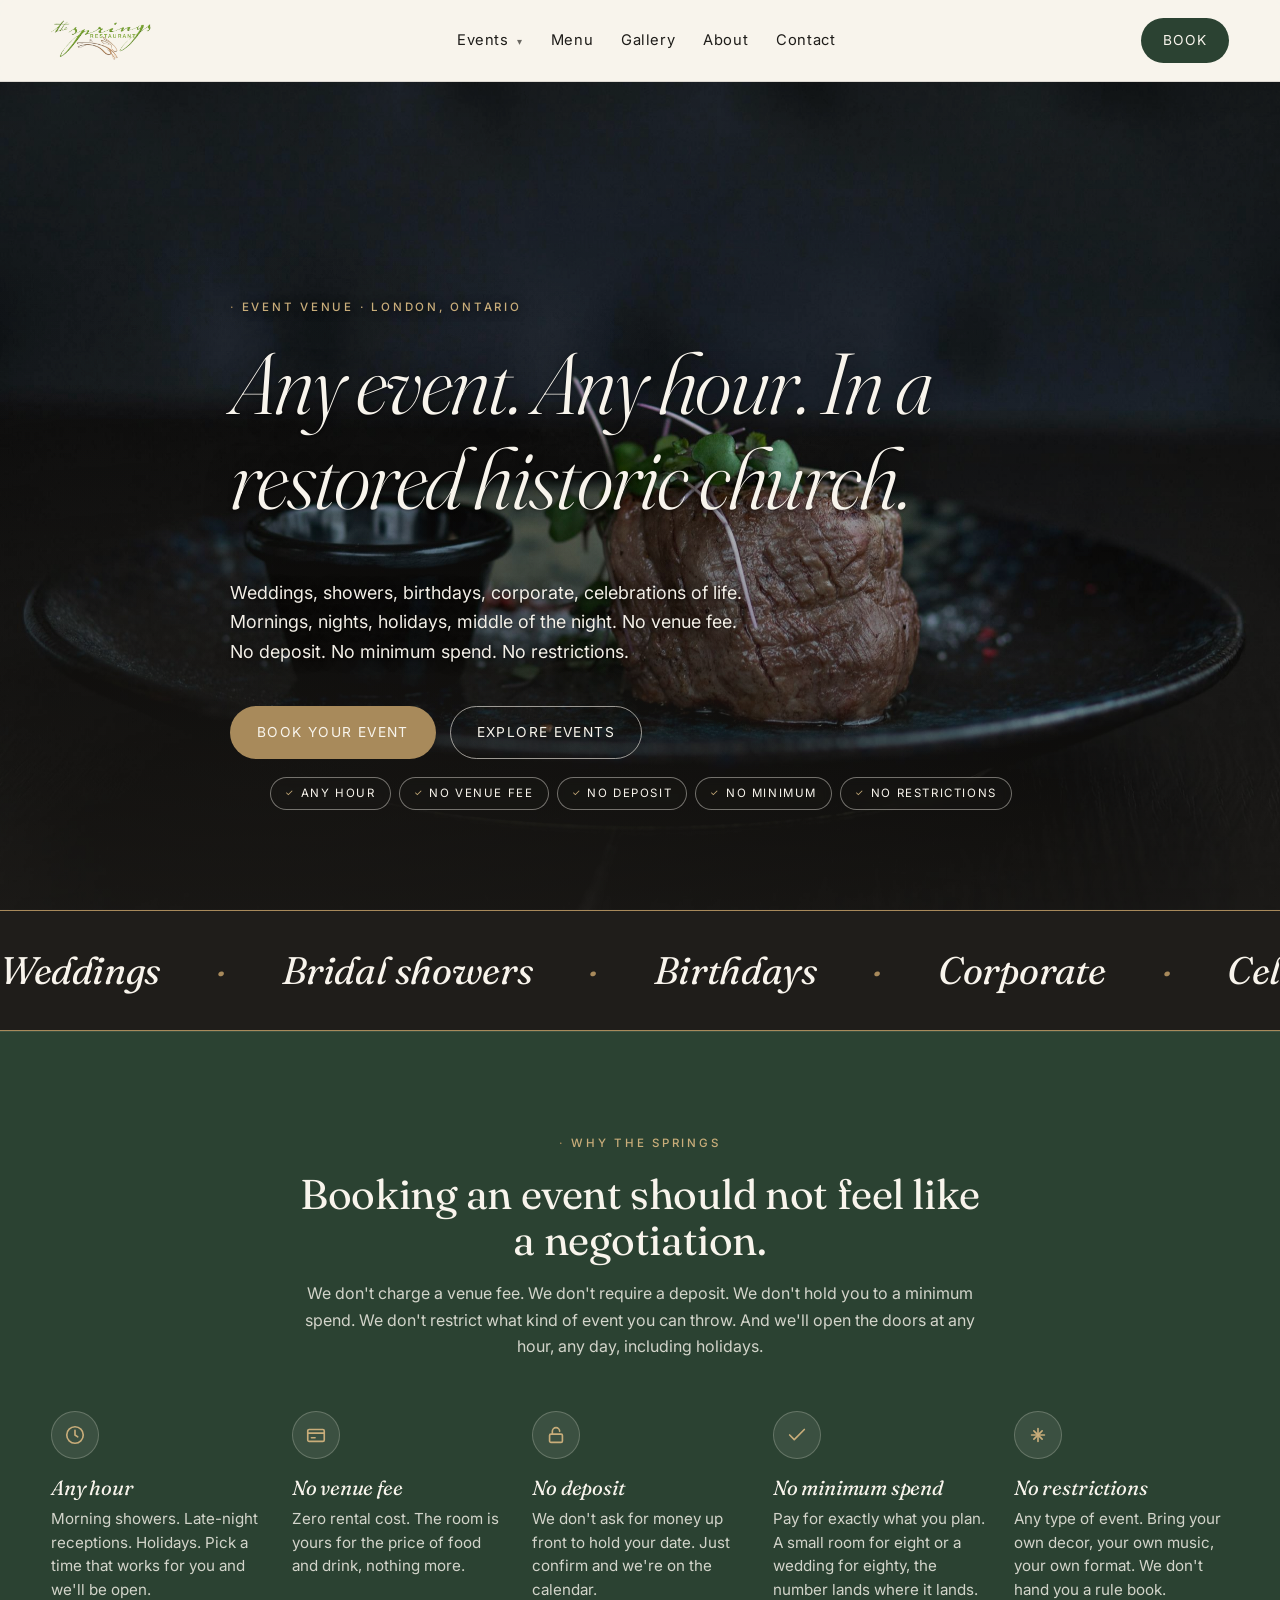
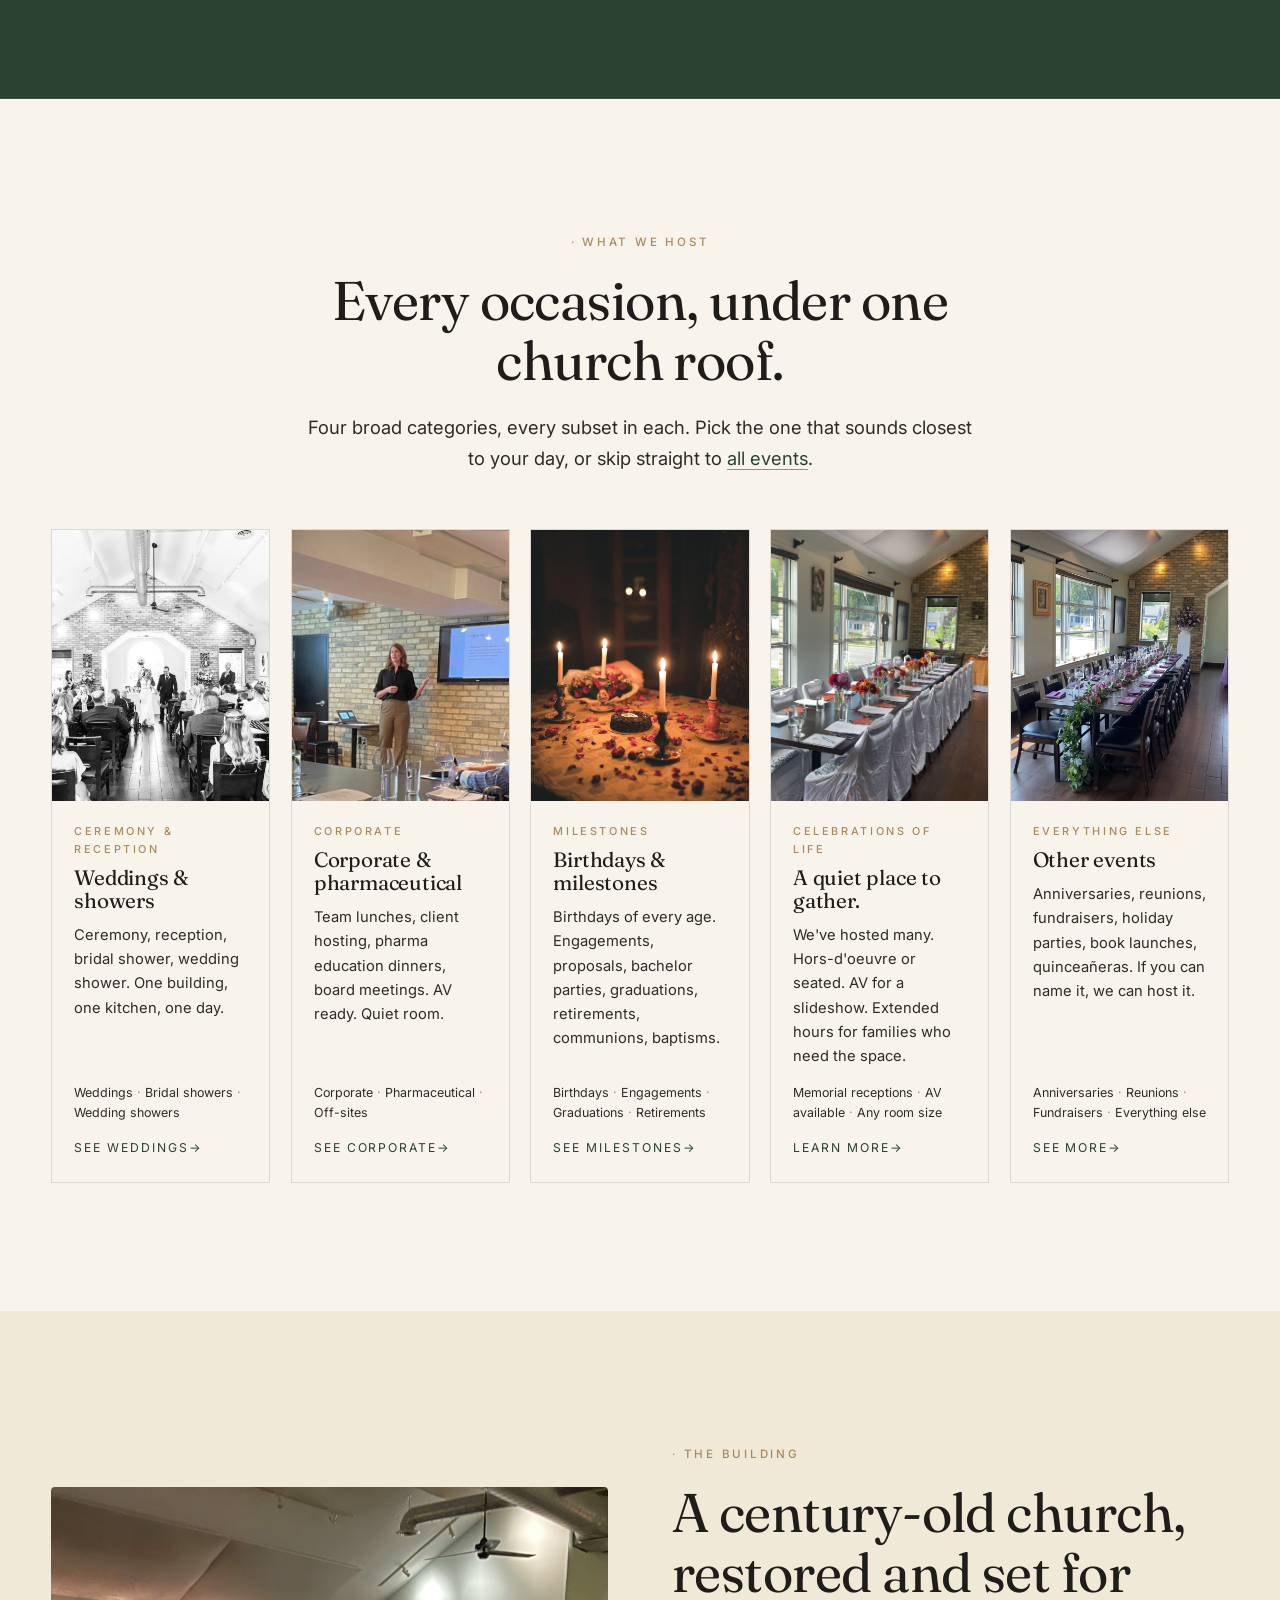
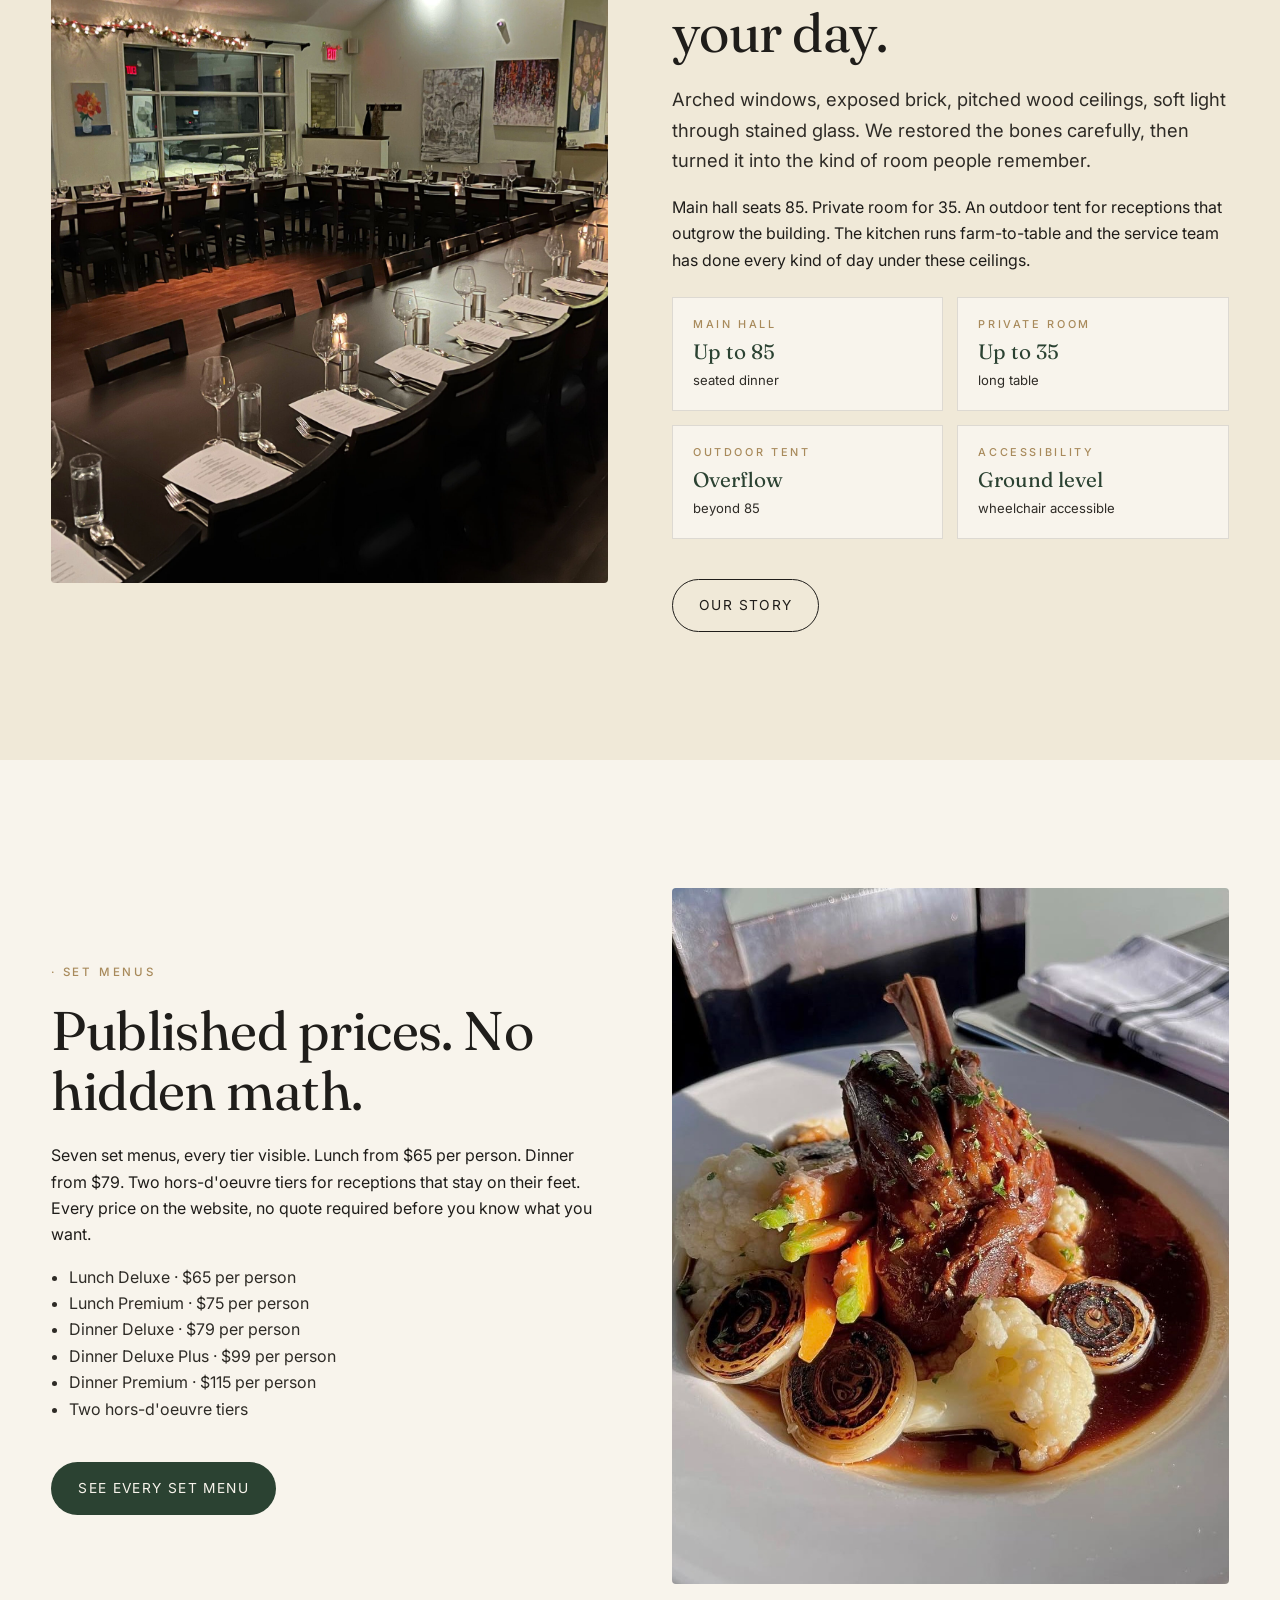
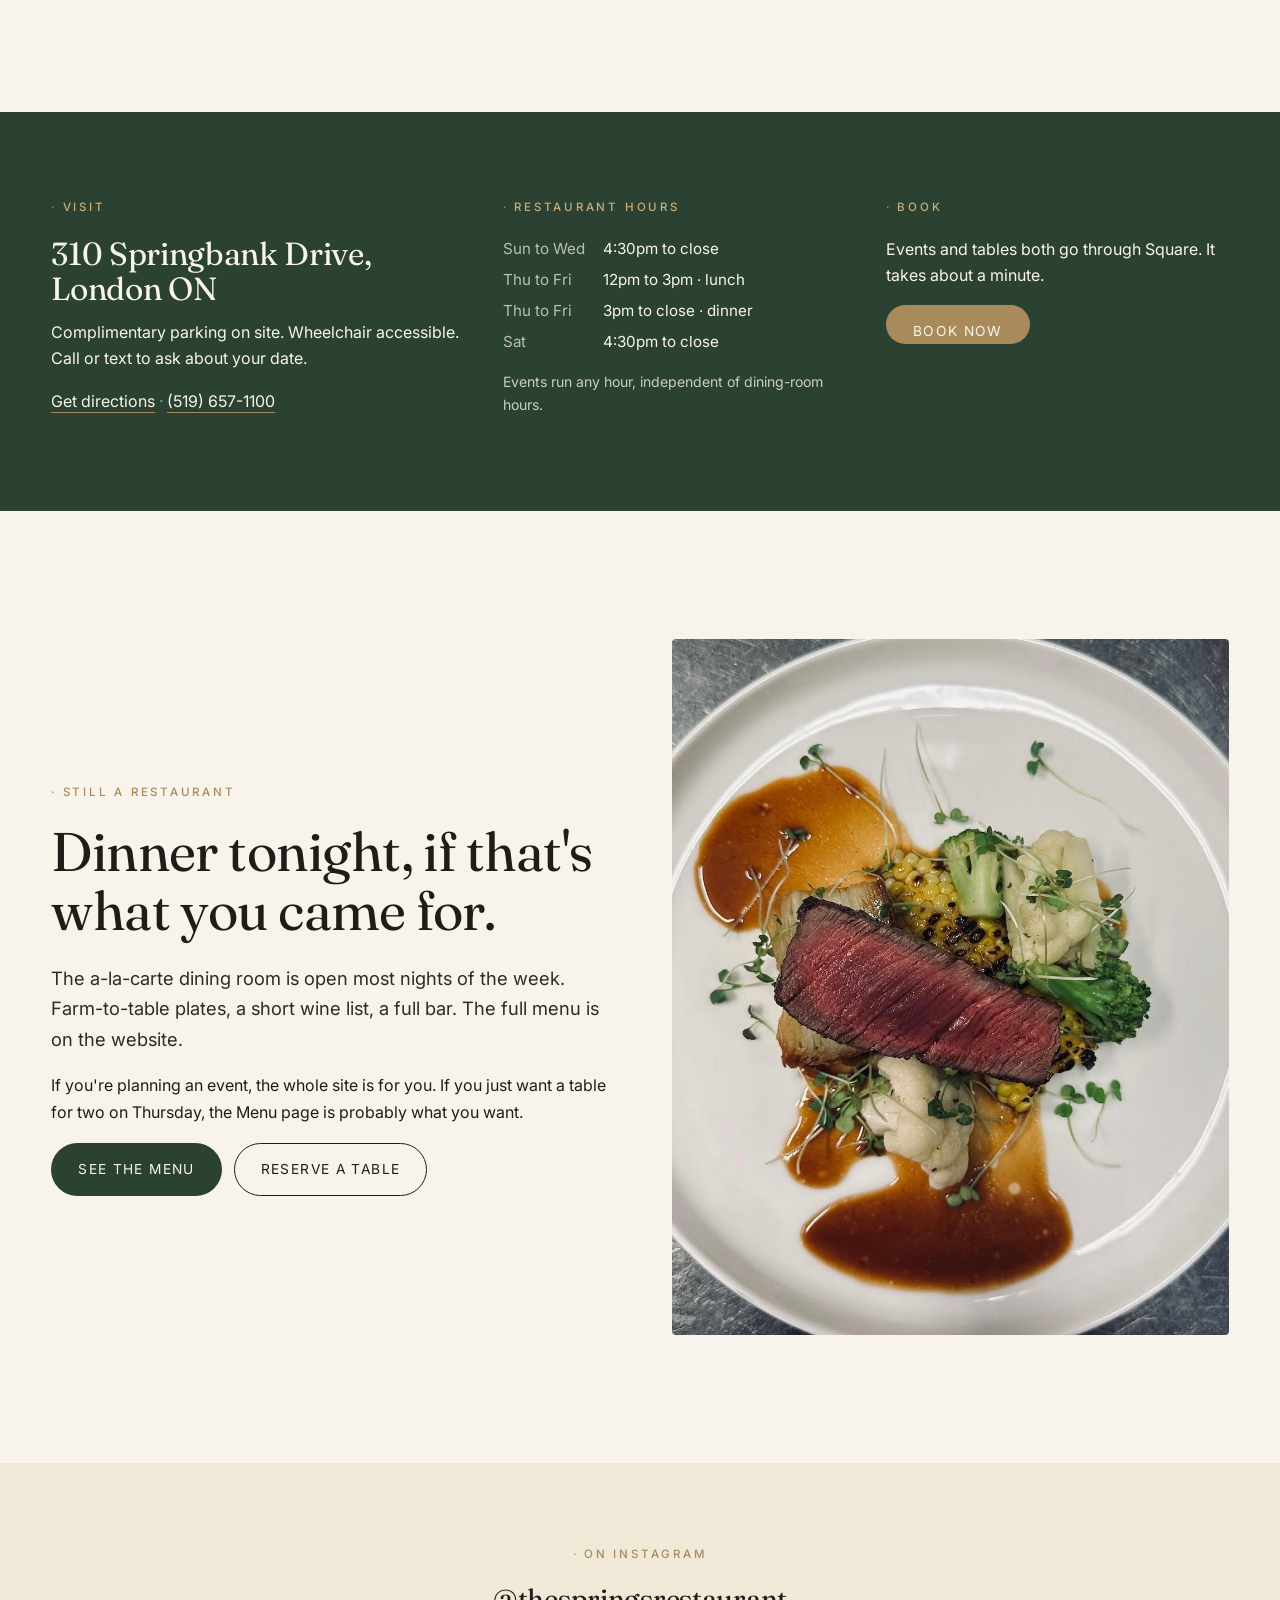
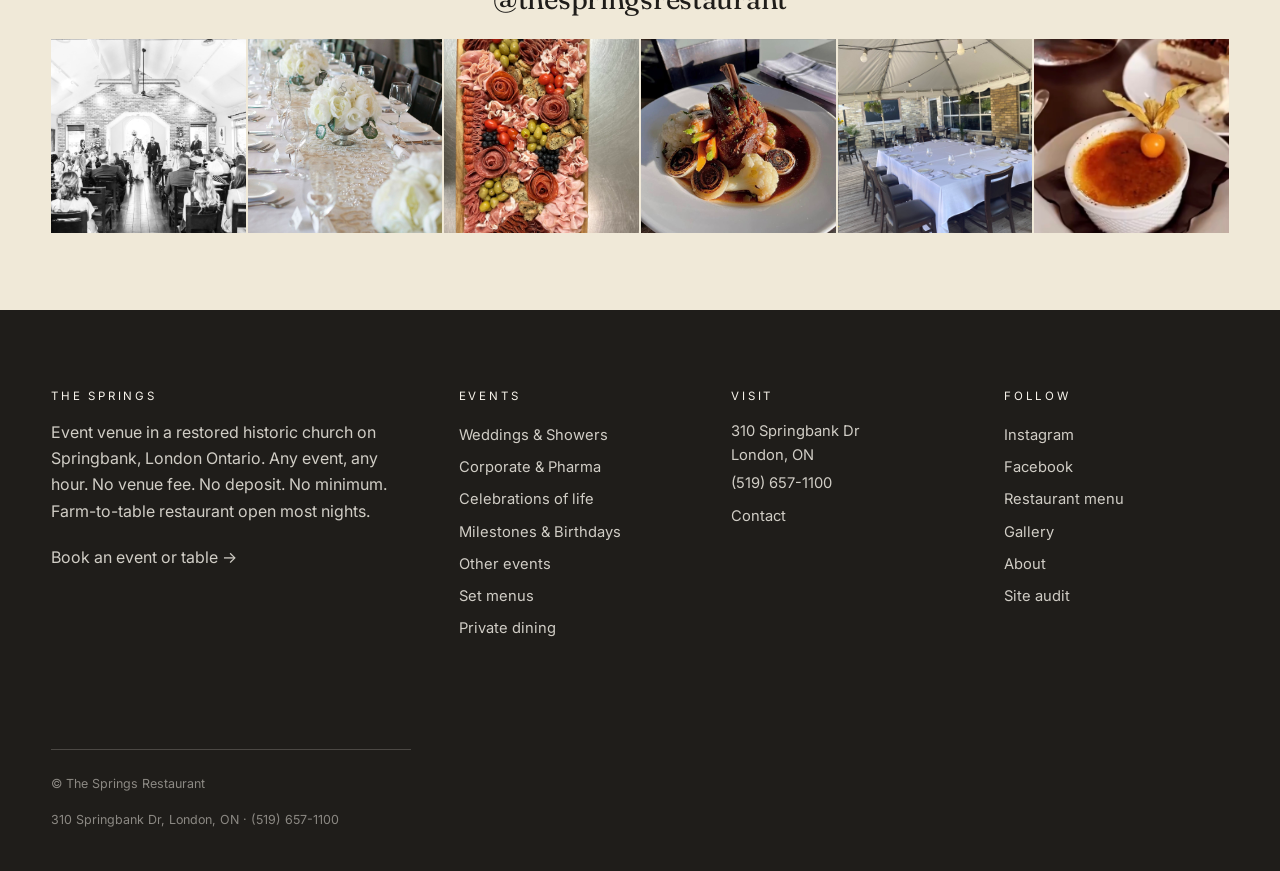
<file: index.html>
<!DOCTYPE html>
<html lang="en">
<head>
<meta charset="utf-8">
<meta name="viewport" content="width=device-width, initial-scale=1">
<title>Event Venue in London Ontario · Any Hour, No Fee · The Springs</title>
<meta name="description" content="Event venue in a restored historic church on Springbank in London, Ontario. Weddings, showers, birthdays, corporate, celebrations of life. Any hour. No venue fee. No deposit. No minimum spend. No restrictions.">
<link rel="canonical" href="https://momentumedia.github.io/the-springs-restaurant/">
<meta property="og:type" content="website">
<meta property="og:url" content="https://momentumedia.github.io/the-springs-restaurant/">
<meta property="og:title" content="The Springs · Event venue in London, Ontario">
<meta property="og:description" content="Any event. Any hour. No venue fee. No deposit. No minimum. In a restored historic church on Springbank.">
<meta property="og:image" content="https://momentumedia.github.io/the-springs-restaurant/images/venue/main-venue-1.jpg">
<meta property="og:image:alt" content="The Springs main venue set for an event with a long table and purple florals under arched church windows.">
<meta property="og:site_name" content="The Springs Restaurant">
<meta name="twitter:card" content="summary_large_image">
<meta name="twitter:title" content="The Springs · Event venue in London, Ontario">
<meta name="twitter:description" content="Any event. Any hour. No venue fee. No deposit. No minimum. In a restored historic church on Springbank.">
<meta name="twitter:image" content="https://momentumedia.github.io/the-springs-restaurant/images/venue/main-venue-1.jpg">
<link rel="icon" type="image/svg+xml" href="favicon.svg">
<link rel="preconnect" href="https://fonts.googleapis.com">
<link rel="preconnect" href="https://fonts.gstatic.com" crossorigin>
<link href="https://fonts.googleapis.com/css2?family=Fraunces:ital,opsz,wght@0,9..144,300;0,9..144,400;0,9..144,500;1,9..144,300;1,9..144,400&family=Inter:wght@300;400;500;600&display=swap" rel="stylesheet">
<link rel="stylesheet" href="css/styles.css">
<script type="application/ld+json">
{
  "@context": "https://schema.org",
  "@graph": [
    {
      "@type": ["EventVenue", "LocalBusiness"],
      "@id": "https://momentumedia.github.io/the-springs-restaurant/#venue",
      "name": "The Springs Restaurant",
      "alternateName": "The Springs Event Venue",
      "description": "Event venue in a restored historic church at 310 Springbank Drive, London, Ontario. Weddings, bridal showers, birthdays, corporate and pharmaceutical events, celebrations of life, graduations, retirements, and every milestone in between. Open any hour. No venue fee. No deposit. No minimum spend.",
      "image": "https://momentumedia.github.io/the-springs-restaurant/images/venue/main-venue-1.jpg",
      "logo": "https://momentumedia.github.io/the-springs-restaurant/images/logo/springs-logo.webp",
      "url": "https://momentumedia.github.io/the-springs-restaurant/",
      "telephone": "+1-519-657-1100",
      "priceRange": "$$$",
      "address": {
        "@type": "PostalAddress",
        "streetAddress": "310 Springbank Dr",
        "addressLocality": "London",
        "addressRegion": "ON",
        "addressCountry": "CA"
      },
      "maximumAttendeeCapacity": 120,
      "amenityFeature": [
        {"@type": "LocationFeatureSpecification", "name": "No venue fee", "value": true},
        {"@type": "LocationFeatureSpecification", "name": "No deposit required", "value": true},
        {"@type": "LocationFeatureSpecification", "name": "No minimum spend", "value": true},
        {"@type": "LocationFeatureSpecification", "name": "Open any hour", "value": true},
        {"@type": "LocationFeatureSpecification", "name": "Wheelchair accessible", "value": true},
        {"@type": "LocationFeatureSpecification", "name": "Complimentary on-site parking", "value": true},
        {"@type": "LocationFeatureSpecification", "name": "Outdoor tent", "value": true}
      ],
      "sameAs": [
        "https://instagram.com/thespringsrestaurant",
        "https://www.facebook.com/profile.php?id=100086305566439"
      ],
      "areaServed": [
        {"@type": "City", "name": "London, Ontario"},
        {"@type": "AdministrativeArea", "name": "Middlesex County"}
      ]
    },
    {
      "@type": "Restaurant",
      "@id": "https://momentumedia.github.io/the-springs-restaurant/#restaurant",
      "name": "The Springs Restaurant",
      "image": "https://momentumedia.github.io/the-springs-restaurant/images/plates/surf-and-turf.jpg",
      "url": "https://momentumedia.github.io/the-springs-restaurant/menu.html",
      "servesCuisine": "Farm-to-table bistro",
      "priceRange": "$$$",
      "acceptsReservations": "True",
      "telephone": "+1-519-657-1100",
      "address": {
        "@type": "PostalAddress",
        "streetAddress": "310 Springbank Dr",
        "addressLocality": "London",
        "addressRegion": "ON",
        "addressCountry": "CA"
      },
      "openingHoursSpecification": [
        {"@type": "OpeningHoursSpecification","dayOfWeek":["Sunday","Monday","Tuesday","Wednesday","Saturday"],"opens":"16:30","closes":"23:00"},
        {"@type": "OpeningHoursSpecification","dayOfWeek":["Thursday","Friday"],"opens":"12:00","closes":"15:00"},
        {"@type": "OpeningHoursSpecification","dayOfWeek":["Thursday","Friday"],"opens":"15:00","closes":"23:00"}
      ]
    }
  ]
}
</script>
</head>
<body>

<header class="site-header">
  <div class="wrap">
    <nav class="nav" aria-label="Primary">
      <a href="index.html" class="nav-brand" aria-label="The Springs · home">
        <img src="images/logo/springs-logo.webp" alt="The Springs" width="140" height="40">
      </a>
      <ul class="nav-links">
        <li class="has-sub">
          <a href="events.html">Events <span class="chev" aria-hidden="true">▾</span></a>
          <ul class="submenu" role="menu">
            <li><a href="events.html">All events</a></li>
            <li><div class="submenu-divider"></div></li>
            <li><a href="weddings.html">Weddings · Showers</a></li>
            <li><a href="corporate-events.html">Corporate · Pharmaceutical</a></li>
            <li><a href="celebration-of-life.html">Celebrations of life</a></li>
            <li><a href="milestones.html">Milestones · Birthdays</a></li>
            <li><a href="other-events.html">Other events</a></li>
            <li><div class="submenu-divider"></div></li>
            <li><a href="set-menus.html">Set menus</a></li>
            <li><a href="private-dining.html">Private dining</a></li>
          </ul>
        </li>
        <li><a href="menu.html">Menu</a></li>
        <li><a href="gallery.html">Gallery</a></li>
        <li><a href="about.html">About</a></li>
        <li><a href="contact.html">Contact</a></li>
      </ul>
      <a href="https://book.squareup.com/appointments/us98yrta83eva6/location/0G40BYAWMQCB0/services?buttonTextColor=ffffff&amp;color=5ea581&amp;locale=en&amp;referrer=so" class="nav-cta" target="_blank" rel="noopener">Book</a>
      <button class="nav-toggle" aria-label="Open menu" aria-expanded="false"><span></span></button>
    </nav>
  </div>
</header>

<main>

<section class="hero">
  <div class="hero-media" style="background-image: url('images/hero/hero-plated.jpg');"></div>
  <div class="wrap">
    <div class="hero-inner">
      <span class="eyebrow reveal">Event venue · London, Ontario</span>
      <h1 class="reveal" data-delay="1">Any event. Any hour. In a restored historic church.</h1>
      <p class="hero-sub reveal" data-delay="2">Weddings, showers, birthdays, corporate, celebrations of life. Mornings, nights, holidays, middle of the night. No venue fee. No deposit. No minimum spend. No restrictions.</p>
      <div class="hero-ctas reveal" data-delay="3">
        <a class="btn btn-brass" href="https://book.squareup.com/appointments/us98yrta83eva6/location/0G40BYAWMQCB0/services?buttonTextColor=ffffff&amp;color=5ea581&amp;locale=en&amp;referrer=so" target="_blank" rel="noopener">Book your event</a>
        <a class="btn btn-ghost" href="events.html">Explore events</a>
      </div>
      <ul class="hero-pills reveal" data-delay="3" aria-label="What makes us flexible">
        <li class="hero-pill">Any hour</li>
        <li class="hero-pill">No venue fee</li>
        <li class="hero-pill">No deposit</li>
        <li class="hero-pill">No minimum</li>
        <li class="hero-pill">No restrictions</li>
      </ul>
    </div>
  </div>
</section>

<section class="marquee" aria-hidden="true">
  <div class="marquee-track">
    <span>Weddings <em class="dot">·</em> Bridal showers <em class="dot">·</em> Birthdays <em class="dot">·</em> Corporate <em class="dot">·</em> Celebrations of life <em class="dot">·</em> Engagements <em class="dot">·</em> Retirements <em class="dot">·</em> Graduations <em class="dot">·</em></span>
    <span>Weddings <em class="dot">·</em> Bridal showers <em class="dot">·</em> Birthdays <em class="dot">·</em> Corporate <em class="dot">·</em> Celebrations of life <em class="dot">·</em> Engagements <em class="dot">·</em> Retirements <em class="dot">·</em> Graduations <em class="dot">·</em></span>
  </div>
</section>

<section class="usp-band">
  <div class="wrap">
    <div class="usp-heading reveal">
      <span class="eyebrow">Why The Springs</span>
      <h2>Booking an event should not feel like a negotiation.</h2>
      <p>We don't charge a venue fee. We don't require a deposit. We don't hold you to a minimum spend. We don't restrict what kind of event you can throw. And we'll open the doors at any hour, any day, including holidays.</p>
    </div>
    <ul class="usp-grid">
      <li class="reveal">
        <span class="usp-icon" aria-hidden="true"><svg viewBox="0 0 24 24" fill="none" stroke="currentColor" stroke-width="1.8" stroke-linecap="round" stroke-linejoin="round"><circle cx="12" cy="12" r="9"/><path d="M12 7v5l3 2"/></svg></span>
        <h3>Any hour</h3>
        <p>Morning showers. Late-night receptions. Holidays. Pick a time that works for you and we'll be open.</p>
      </li>
      <li class="reveal" data-delay="1">
        <span class="usp-icon" aria-hidden="true"><svg viewBox="0 0 24 24" fill="none" stroke="currentColor" stroke-width="1.8" stroke-linecap="round" stroke-linejoin="round"><rect x="3" y="6" width="18" height="13" rx="1.5"/><path d="M3 10h18"/><path d="M7 15h4"/></svg></span>
        <h3>No venue fee</h3>
        <p>Zero rental cost. The room is yours for the price of food and drink, nothing more.</p>
      </li>
      <li class="reveal" data-delay="2">
        <span class="usp-icon" aria-hidden="true"><svg viewBox="0 0 24 24" fill="none" stroke="currentColor" stroke-width="1.8" stroke-linecap="round" stroke-linejoin="round"><rect x="5" y="11" width="14" height="9" rx="1.5"/><path d="M8 11V8a4 4 0 0 1 8 0"/></svg></span>
        <h3>No deposit</h3>
        <p>We don't ask for money up front to hold your date. Just confirm and we're on the calendar.</p>
      </li>
      <li class="reveal" data-delay="3">
        <span class="usp-icon" aria-hidden="true"><svg viewBox="0 0 24 24" fill="none" stroke="currentColor" stroke-width="1.8" stroke-linecap="round" stroke-linejoin="round"><path d="M4 12l5 5L20 6"/></svg></span>
        <h3>No minimum spend</h3>
        <p>Pay for exactly what you plan. A small room for eight or a wedding for eighty, the number lands where it lands.</p>
      </li>
      <li class="reveal" data-delay="3">
        <span class="usp-icon" aria-hidden="true"><svg viewBox="0 0 24 24" fill="none" stroke="currentColor" stroke-width="1.8" stroke-linecap="round" stroke-linejoin="round"><path d="M12 5v14M5 12h14"/><path d="M7.5 7.5l9 9M16.5 7.5l-9 9"/></svg></span>
        <h3>No restrictions</h3>
        <p>Any type of event. Bring your own decor, your own music, your own format. We don't hand you a rule book.</p>
      </li>
    </ul>
  </div>
</section>

<section class="section">
  <div class="wrap">
    <div class="text-center reveal" style="max-width: 760px; margin: 0 auto 56px;">
      <span class="eyebrow">What we host</span>
      <h2>Every occasion, under one church roof.</h2>
      <p class="lede" style="margin: 0 auto;">Four broad categories, every subset in each. Pick the one that sounds closest to your day, or skip straight to <a href="events.html" style="color: var(--forest); border-bottom: 1px solid var(--brass);">all events</a>.</p>
    </div>
    <div class="event-types">
      <a class="event-type-card reveal" href="weddings.html">
        <div class="etc-media" style="background-image: url('images/events/wedding-ceremony.jpg');"></div>
        <div class="etc-body">
          <span class="etc-eyebrow">Ceremony &amp; reception</span>
          <h3>Weddings &amp; showers</h3>
          <p>Ceremony, reception, bridal shower, wedding shower. One building, one kitchen, one day.</p>
          <ul class="etc-list"><li>Weddings</li><li>Bridal showers</li><li>Wedding showers</li></ul>
          <span class="etc-link">See weddings</span>
        </div>
      </a>
      <a class="event-type-card reveal" data-delay="1" href="corporate-events.html">
        <div class="etc-media" style="background-image: url('images/events/corporate-presentation.jpg');"></div>
        <div class="etc-body">
          <span class="etc-eyebrow">Corporate</span>
          <h3>Corporate &amp; pharmaceutical</h3>
          <p>Team lunches, client hosting, pharma education dinners, board meetings. AV ready. Quiet room.</p>
          <ul class="etc-list"><li>Corporate</li><li>Pharmaceutical</li><li>Off-sites</li></ul>
          <span class="etc-link">See corporate</span>
        </div>
      </a>
      <a class="event-type-card reveal" data-delay="2" href="milestones.html">
        <div class="etc-media" style="background-image: url('images/stock/milestones/birthday-table.jpg');"></div>
        <div class="etc-body">
          <span class="etc-eyebrow">Milestones</span>
          <h3>Birthdays &amp; milestones</h3>
          <p>Birthdays of every age. Engagements, proposals, bachelor parties, graduations, retirements, communions, baptisms.</p>
          <ul class="etc-list"><li>Birthdays</li><li>Engagements</li><li>Graduations</li><li>Retirements</li></ul>
          <span class="etc-link">See milestones</span>
        </div>
      </a>
      <a class="event-type-card reveal" data-delay="3" href="celebration-of-life.html">
        <div class="etc-media" style="background-image: url('images/venue/main-venue-3.jpg');"></div>
        <div class="etc-body">
          <span class="etc-eyebrow">Celebrations of life</span>
          <h3>A quiet place to gather.</h3>
          <p>We've hosted many. Hors-d'oeuvre or seated. AV for a slideshow. Extended hours for families who need the space.</p>
          <ul class="etc-list"><li>Memorial receptions</li><li>AV available</li><li>Any room size</li></ul>
          <span class="etc-link">Learn more</span>
        </div>
      </a>
      <a class="event-type-card reveal" data-delay="3" href="other-events.html">
        <div class="etc-media" style="background-image: url('images/venue/main-venue-1.jpg');"></div>
        <div class="etc-body">
          <span class="etc-eyebrow">Everything else</span>
          <h3>Other events</h3>
          <p>Anniversaries, reunions, fundraisers, holiday parties, book launches, quinceañeras. If you can name it, we can host it.</p>
          <ul class="etc-list"><li>Anniversaries</li><li>Reunions</li><li>Fundraisers</li><li>Everything else</li></ul>
          <span class="etc-link">See more</span>
        </div>
      </a>
    </div>
  </div>
</section>

<section class="section" style="background: var(--ivory-warm);">
  <div class="wrap">
    <div class="split">
      <div class="split-media reveal">
        <img src="images/venue/main-venue-2.jpg" alt="Interior of The Springs event venue: exposed brick, pitched wood ceilings, arched church windows.">
      </div>
      <div class="reveal" data-delay="1">
        <span class="eyebrow">The building</span>
        <h2>A century-old church, restored and set for your day.</h2>
        <p class="lede">Arched windows, exposed brick, pitched wood ceilings, soft light through stained glass. We restored the bones carefully, then turned it into the kind of room people remember.</p>
        <p>Main hall seats 85. Private room for 35. An outdoor tent for receptions that outgrow the building. The kitchen runs farm-to-table and the service team has done every kind of day under these ceilings.</p>
        <ul class="spec-grid" aria-label="Venue specs">
          <li><span class="label">Main hall</span><span class="value">Up to 85</span><span class="value-sub">seated dinner</span></li>
          <li><span class="label">Private room</span><span class="value">Up to 35</span><span class="value-sub">long table</span></li>
          <li><span class="label">Outdoor tent</span><span class="value">Overflow</span><span class="value-sub">beyond 85</span></li>
          <li><span class="label">Accessibility</span><span class="value">Ground level</span><span class="value-sub">wheelchair accessible</span></li>
        </ul>
        <a class="btn btn-outline mt-sm" href="about.html">Our story</a>
      </div>
    </div>
  </div>
</section>

<section class="section">
  <div class="wrap">
    <div class="split split-flip">
      <div class="split-media reveal">
        <img src="images/plates/lamb-shank.jpg" alt="Braised lamb shank with red wine jus, roasted cauliflower and seasonal vegetables on a white plate.">
      </div>
      <div class="reveal" data-delay="1">
        <span class="eyebrow">Set menus</span>
        <h2>Published prices. No hidden math.</h2>
        <p>Seven set menus, every tier visible. Lunch from $65 per person. Dinner from $79. Two hors-d'oeuvre tiers for receptions that stay on their feet. Every price on the website, no quote required before you know what you want.</p>
        <ul style="padding-left: 18px; color: var(--charcoal-soft); margin-bottom: 24px;">
          <li>Lunch Deluxe · $65 per person</li>
          <li>Lunch Premium · $75 per person</li>
          <li>Dinner Deluxe · $79 per person</li>
          <li>Dinner Deluxe Plus · $99 per person</li>
          <li>Dinner Premium · $115 per person</li>
          <li>Two hors-d'oeuvre tiers</li>
        </ul>
        <a class="btn btn-primary mt-sm" href="set-menus.html">See every set menu</a>
      </div>
    </div>
  </div>
</section>

<section class="band">
  <div class="wrap">
    <div class="reveal">
      <span class="eyebrow">Visit</span>
      <h3>310 Springbank Drive, London ON</h3>
      <p>Complimentary parking on site. Wheelchair accessible. Call or text to ask about your date.</p>
      <p><a href="https://maps.google.com/?q=310+Springbank+Dr+London+ON" target="_blank" rel="noopener">Get directions</a> <span style="opacity:0.5;"> · </span> <a href="tel:15196571100">(519) 657-1100</a></p>
    </div>
    <div class="reveal" data-delay="1">
      <span class="eyebrow">Restaurant hours</span>
      <dl>
        <dt>Sun to Wed</dt><dd>4:30pm to close</dd>
        <dt>Thu to Fri</dt><dd>12pm to 3pm · lunch</dd>
        <dt>Thu to Fri</dt><dd>3pm to close · dinner</dd>
        <dt>Sat</dt><dd>4:30pm to close</dd>
      </dl>
      <p style="margin-top: 16px; font-size: 0.88rem; color: rgba(248,244,236,0.78);">Events run any hour, independent of dining-room hours.</p>
    </div>
    <div class="reveal" data-delay="2">
      <span class="eyebrow">Book</span>
      <p>Events and tables both go through Square. It takes about a minute.</p>
      <a class="btn btn-brass" href="https://book.squareup.com/appointments/us98yrta83eva6/location/0G40BYAWMQCB0/services?buttonTextColor=ffffff&amp;color=5ea581&amp;locale=en&amp;referrer=so" target="_blank" rel="noopener">Book now</a>
    </div>
  </div>
</section>

<section class="section">
  <div class="wrap">
    <div class="split">
      <div class="reveal">
        <span class="eyebrow">Still a restaurant</span>
        <h2>Dinner tonight, if that's what you came for.</h2>
        <p class="lede">The a-la-carte dining room is open most nights of the week. Farm-to-table plates, a short wine list, a full bar. The full menu is on the website.</p>
        <p>If you're planning an event, the whole site is for you. If you just want a table for two on Thursday, the Menu page is probably what you want.</p>
        <div style="display: flex; gap: 12px; flex-wrap: wrap; margin-top: 18px;">
          <a class="btn btn-primary" href="menu.html">See the menu</a>
          <a class="btn btn-outline" href="https://book.squareup.com/appointments/us98yrta83eva6/location/0G40BYAWMQCB0/services?buttonTextColor=ffffff&amp;color=5ea581&amp;locale=en&amp;referrer=so" target="_blank" rel="noopener">Reserve a table</a>
        </div>
      </div>
      <div class="split-media reveal" data-delay="1">
        <img src="images/plates/beef-tenderloin.jpg" alt="Seared beef tenderloin with charred corn and seasonal vegetables, on a black plate.">
      </div>
    </div>
  </div>
</section>

<section class="section-tight" style="background: var(--ivory-warm);">
  <div class="wrap">
    <div class="text-center reveal" style="margin-bottom: 24px;">
      <span class="eyebrow">On Instagram</span>
      <h3>@thespringsrestaurant</h3>
    </div>
    <div class="ig-strip reveal" data-delay="1">
      <a href="https://instagram.com/thespringsrestaurant" target="_blank" rel="noopener" style="background-image: url('images/events/wedding-ceremony.jpg');" aria-label="Wedding ceremony at The Springs"></a>
      <a href="https://instagram.com/thespringsrestaurant" target="_blank" rel="noopener" style="background-image: url('images/events/decorated-white.jpg');" aria-label="Bridal shower setup with white florals"></a>
      <a href="https://instagram.com/thespringsrestaurant" target="_blank" rel="noopener" style="background-image: url('images/platters/charcuterie.jpg');" aria-label="Charcuterie platter"></a>
      <a href="https://instagram.com/thespringsrestaurant" target="_blank" rel="noopener" style="background-image: url('images/plates/lamb-shank.jpg');" aria-label="Braised lamb shank plate"></a>
      <a href="https://instagram.com/thespringsrestaurant" target="_blank" rel="noopener" style="background-image: url('images/venue/outdoor-tent.jpg');" aria-label="Outdoor tent with string lights"></a>
      <a href="https://instagram.com/thespringsrestaurant" target="_blank" rel="noopener" style="background-image: url('images/plates/creme-brulee.jpg');" aria-label="Creme brulee dessert"></a>
    </div>
  </div>
</section>

</main>

<footer class="site-footer">
  <div class="wrap">
    <div class="brand-block">
      <h4>The Springs</h4>
      <p>Event venue in a restored historic church on Springbank, London Ontario. Any event, any hour. No venue fee. No deposit. No minimum. Farm-to-table restaurant open most nights.</p>
      <p><a href="https://book.squareup.com/appointments/us98yrta83eva6/location/0G40BYAWMQCB0/services?buttonTextColor=ffffff&amp;color=5ea581&amp;locale=en&amp;referrer=so" target="_blank" rel="noopener">Book an event or table →</a></p>
    </div>
    <div>
      <h4>Events</h4>
      <ul>
        <li><a href="weddings.html">Weddings &amp; Showers</a></li>
        <li><a href="corporate-events.html">Corporate &amp; Pharma</a></li>
        <li><a href="celebration-of-life.html">Celebrations of life</a></li>
        <li><a href="milestones.html">Milestones &amp; Birthdays</a></li>
        <li><a href="other-events.html">Other events</a></li>
        <li><a href="set-menus.html">Set menus</a></li>
        <li><a href="private-dining.html">Private dining</a></li>
      </ul>
    </div>
    <div>
      <h4>Visit</h4>
      <ul>
        <li>310 Springbank Dr</li>
        <li>London, ON</li>
        <li><a href="tel:15196571100">(519) 657-1100</a></li>
        <li><a href="contact.html">Contact</a></li>
      </ul>
    </div>
    <div>
      <h4>Follow</h4>
      <ul>
        <li><a href="https://instagram.com/thespringsrestaurant" target="_blank" rel="noopener">Instagram</a></li>
        <li><a href="https://www.facebook.com/profile.php?id=100086305566439" target="_blank" rel="noopener">Facebook</a></li>
        <li><a href="menu.html">Restaurant menu</a></li>
        <li><a href="gallery.html">Gallery</a></li>
        <li><a href="about.html">About</a></li>
        <li><a href="audit.html">Site audit</a></li>
      </ul>
    </div>
    <div class="footer-bottom">
      <span>© The Springs Restaurant</span>
      <span>310 Springbank Dr, London, ON · (519) 657-1100</span>
    </div>
  </div>
</footer>

<div class="lightbox" data-lightbox aria-hidden="true">
  <button class="lightbox-close" aria-label="Close">Close ×</button>
  <img alt="">
</div>

<script src="js/main.js" defer></script>
</body>
</html>
</file>
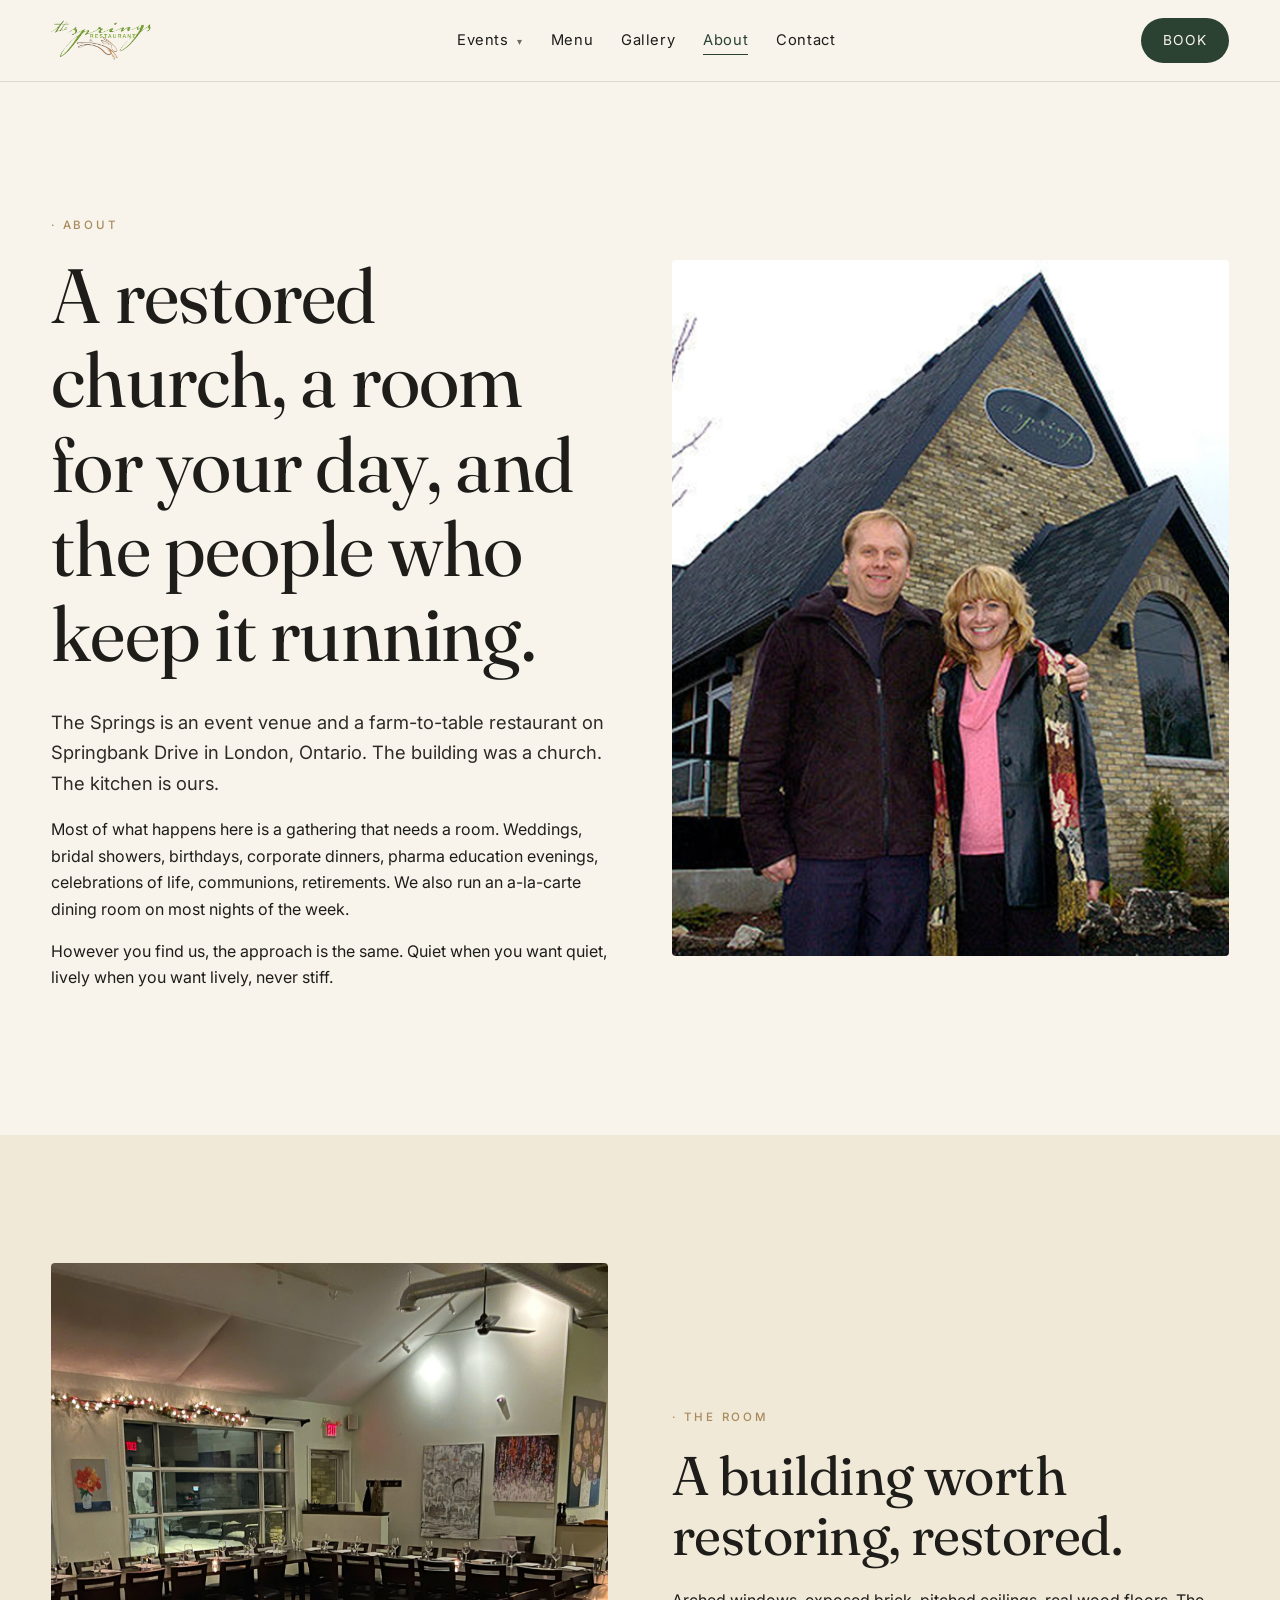
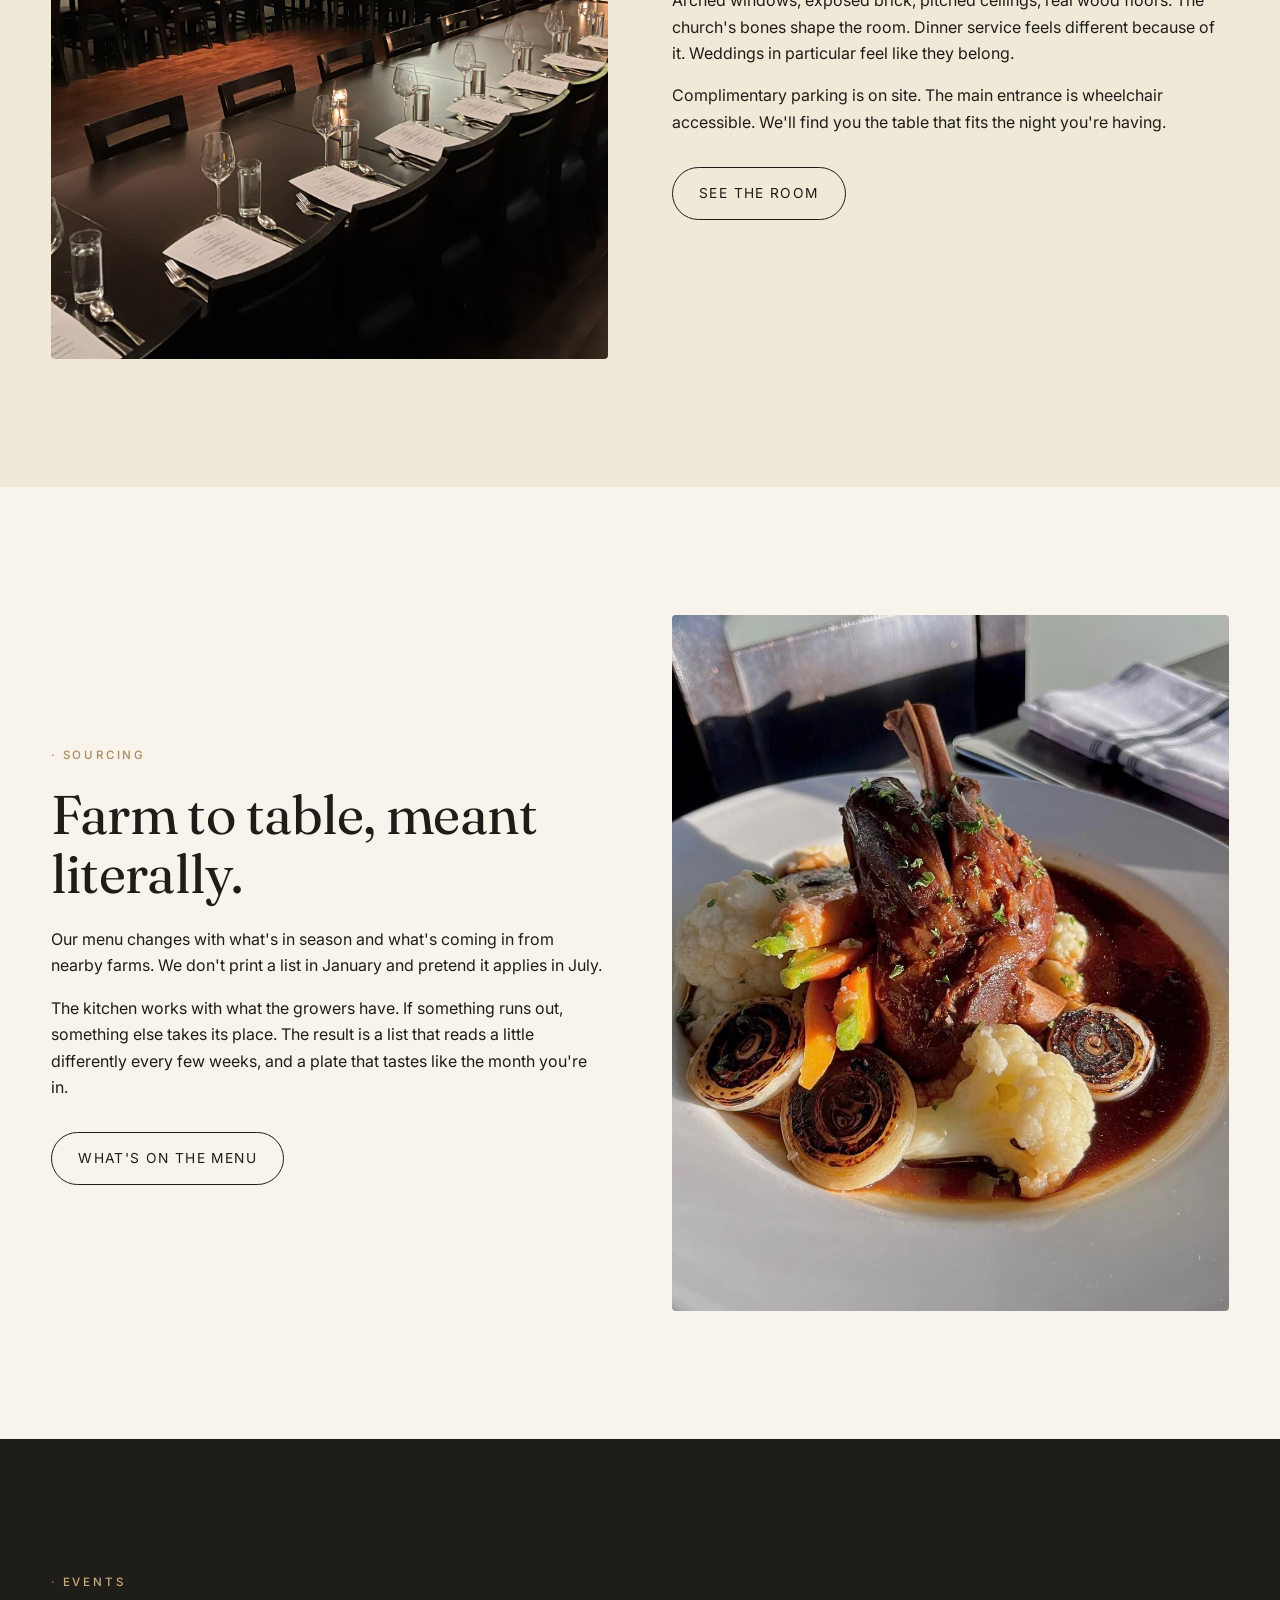
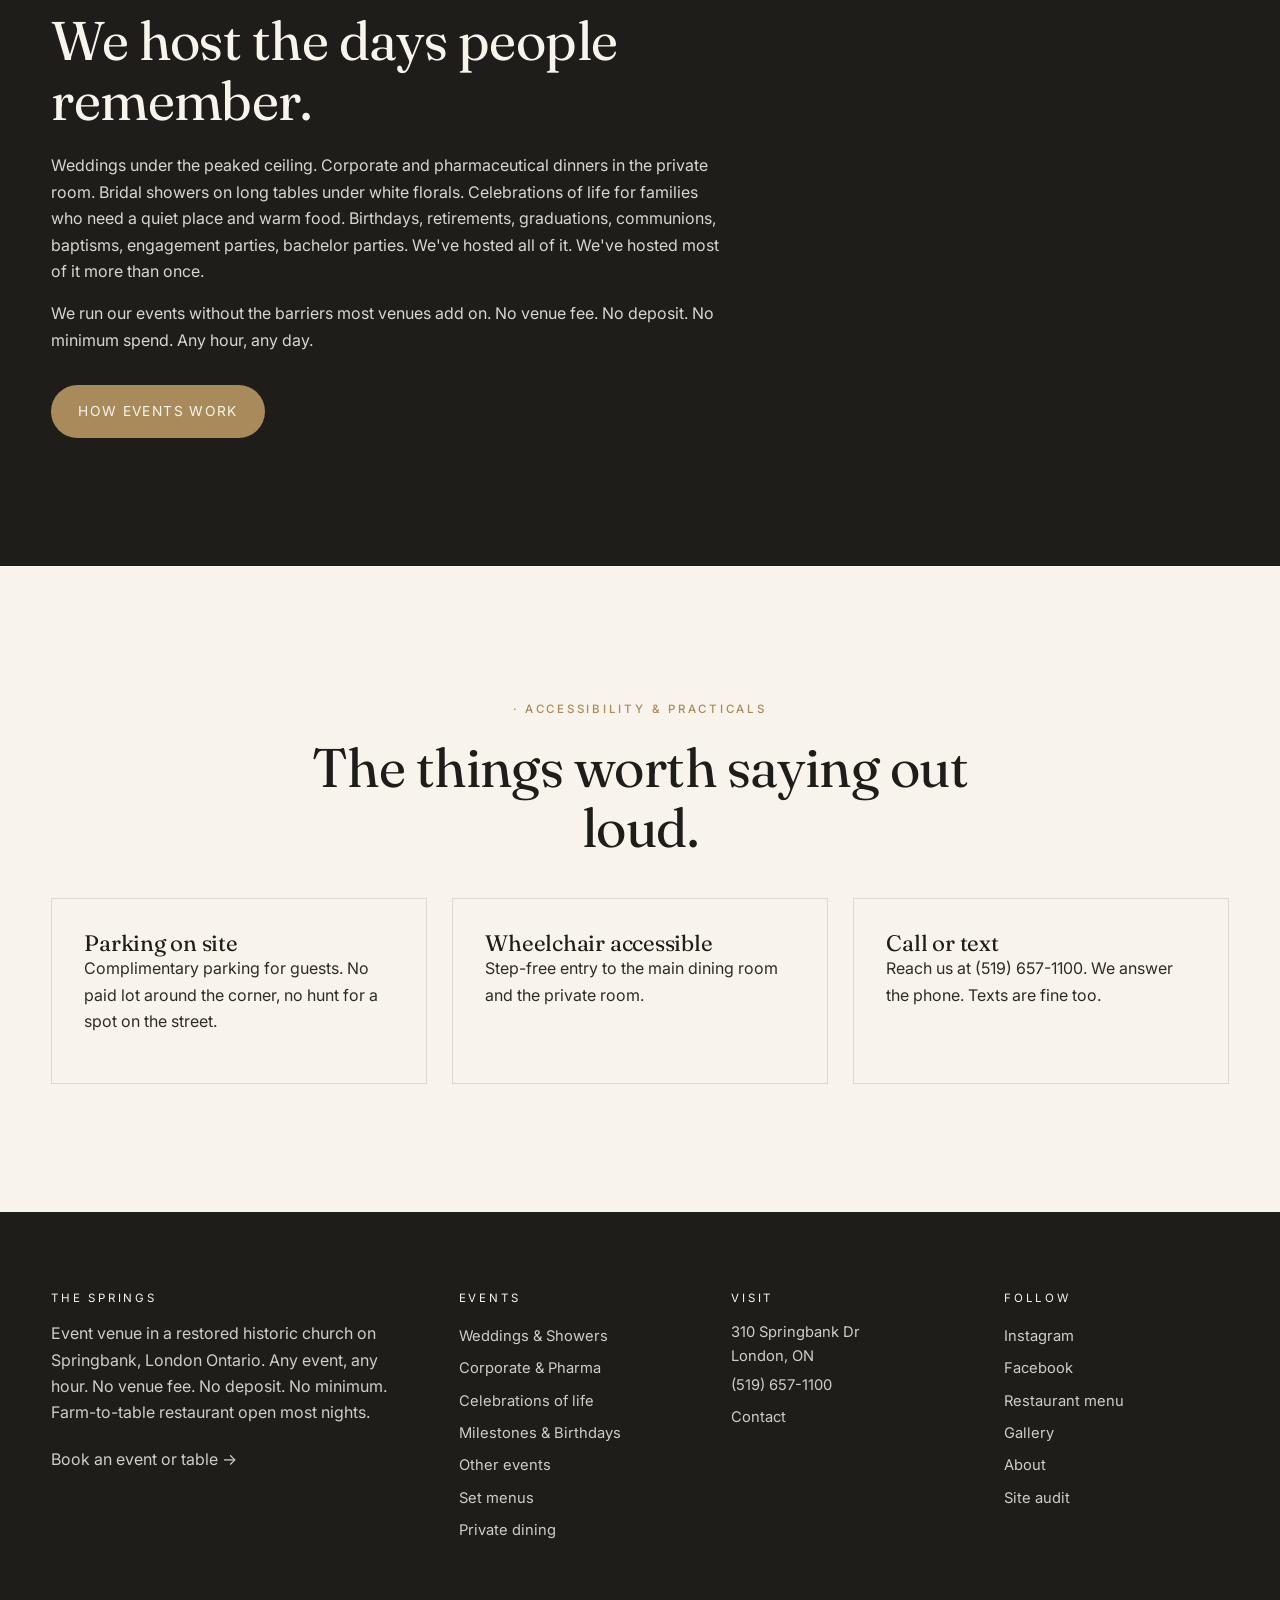
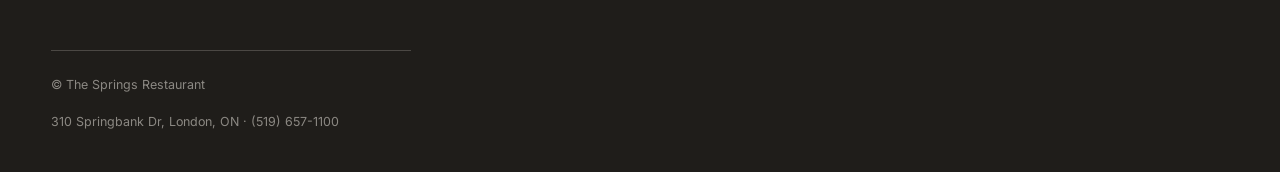
<file: about.html>
<!DOCTYPE html>
<html lang="en">
<head>
<meta charset="utf-8">
<meta name="viewport" content="width=device-width, initial-scale=1">
<title>About The Springs · Event Venue &amp; Restaurant · London Ontario</title>
<meta name="description" content="The story of The Springs: a restored historic church on Springbank in London, Ontario. An event venue that also runs a farm-to-table dining room. Family-run, any-hour bookings, no venue fee.">
<link rel="canonical" href="https://momentumedia.github.io/the-springs-restaurant/about.html">
<meta property="og:type" content="website">
<meta property="og:url" content="https://momentumedia.github.io/the-springs-restaurant/about.html">
<meta property="og:title" content="About The Springs · London Ontario">
<meta property="og:description" content="A restored historic church, an event venue, a farm-to-table kitchen, and the people who run it.">
<meta property="og:image" content="https://momentumedia.github.io/the-springs-restaurant/images/owners/owners.png">
<meta property="og:image:alt" content="The owners of The Springs outside the restored church.">
<meta property="og:site_name" content="The Springs Restaurant">
<meta name="twitter:card" content="summary_large_image">
<meta name="twitter:title" content="About The Springs · London Ontario">
<meta name="twitter:description" content="A restored church, an event venue, a farm-to-table kitchen.">
<meta name="twitter:image" content="https://momentumedia.github.io/the-springs-restaurant/images/owners/owners.png">
<link rel="icon" type="image/svg+xml" href="favicon.svg">
<link rel="preconnect" href="https://fonts.googleapis.com">
<link rel="preconnect" href="https://fonts.gstatic.com" crossorigin>
<link href="https://fonts.googleapis.com/css2?family=Fraunces:ital,opsz,wght@0,9..144,300;0,9..144,400;0,9..144,500;1,9..144,300;1,9..144,400&family=Inter:wght@300;400;500;600&display=swap" rel="stylesheet">
<link rel="stylesheet" href="css/styles.css">
<script type="application/ld+json">
{
  "@context": "https://schema.org",
  "@type": "AboutPage",
  "name": "About The Springs",
  "description": "An event venue and farm-to-table restaurant in a restored historic church at 310 Springbank Drive, London, Ontario.",
  "url": "https://momentumedia.github.io/the-springs-restaurant/about.html",
  "about": {
    "@type": "LocalBusiness",
    "name": "The Springs Restaurant",
    "address": {"@type": "PostalAddress","streetAddress":"310 Springbank Dr","addressLocality":"London","addressRegion":"ON","addressCountry":"CA"},
    "telephone": "+1-519-657-1100"
  }
}
</script>
</head>
<body>

<header class="site-header">
  <div class="wrap">
    <nav class="nav" aria-label="Primary">
      <a href="index.html" class="nav-brand" aria-label="The Springs · home">
        <img src="images/logo/springs-logo.webp" alt="The Springs" width="140" height="40">
      </a>
      <ul class="nav-links">
        <li class="has-sub">
          <a href="events.html">Events <span class="chev" aria-hidden="true">▾</span></a>
          <ul class="submenu" role="menu">
            <li><a href="events.html">All events</a></li>
            <li><div class="submenu-divider"></div></li>
            <li><a href="weddings.html">Weddings · Showers</a></li>
            <li><a href="corporate-events.html">Corporate · Pharmaceutical</a></li>
            <li><a href="celebration-of-life.html">Celebrations of life</a></li>
            <li><a href="milestones.html">Milestones · Birthdays</a></li>
            <li><a href="other-events.html">Other events</a></li>
            <li><div class="submenu-divider"></div></li>
            <li><a href="set-menus.html">Set menus</a></li>
            <li><a href="private-dining.html">Private dining</a></li>
          </ul>
        </li>
        <li><a href="menu.html">Menu</a></li>
        <li><a href="gallery.html">Gallery</a></li>
        <li><a href="about.html">About</a></li>
        <li><a href="contact.html">Contact</a></li>
      </ul>
      <a href="https://book.squareup.com/appointments/us98yrta83eva6/location/0G40BYAWMQCB0/services?buttonTextColor=ffffff&amp;color=5ea581&amp;locale=en&amp;referrer=so" class="nav-cta" target="_blank" rel="noopener">Book</a>
      <button class="nav-toggle" aria-label="Open menu" aria-expanded="false"><span></span></button>
    </nav>
  </div>
</header>

<main>

<section class="section">
  <div class="wrap">
    <div class="split">
      <div class="reveal">
        <span class="eyebrow">About</span>
        <h1>A restored church, a room for your day, and the people who keep it running.</h1>
        <p class="lede">The Springs is an event venue and a farm-to-table restaurant on Springbank Drive in London, Ontario. The building was a church. The kitchen is ours.</p>
        <p>Most of what happens here is a gathering that needs a room. Weddings, bridal showers, birthdays, corporate dinners, pharma education evenings, celebrations of life, communions, retirements. We also run an a-la-carte dining room on most nights of the week.</p>
        <p>However you find us, the approach is the same. Quiet when you want quiet, lively when you want lively, never stiff.</p>
      </div>
      <div class="split-media reveal" data-delay="1">
        <img src="images/owners/owners.png" alt="The owners of The Springs outside the restored church">
      </div>
    </div>
  </div>
</section>

<section class="section" style="background: var(--ivory-warm);">
  <div class="wrap">
    <div class="split split-flip">
      <div class="reveal">
        <span class="eyebrow">The room</span>
        <h2>A building worth restoring, restored.</h2>
        <p>Arched windows, exposed brick, pitched ceilings, real wood floors. The church's bones shape the room. Dinner service feels different because of it. Weddings in particular feel like they belong.</p>
        <p>Complimentary parking is on site. The main entrance is wheelchair accessible. We'll find you the table that fits the night you're having.</p>
        <a class="btn btn-outline mt-sm" href="gallery.html">See the room</a>
      </div>
      <div class="split-media reveal" data-delay="1">
        <img src="images/venue/main-venue-2.jpg" alt="Main dining room with pitched ceilings and exposed brick">
      </div>
    </div>
  </div>
</section>

<section class="section">
  <div class="wrap">
    <div class="split">
      <div class="reveal">
        <span class="eyebrow">Sourcing</span>
        <h2>Farm to table, meant literally.</h2>
        <p>Our menu changes with what's in season and what's coming in from nearby farms. We don't print a list in January and pretend it applies in July.</p>
        <p>The kitchen works with what the growers have. If something runs out, something else takes its place. The result is a list that reads a little differently every few weeks, and a plate that tastes like the month you're in.</p>
        <a class="btn btn-outline mt-sm" href="menu.html">What's on the menu</a>
      </div>
      <div class="split-media reveal" data-delay="1">
        <img src="images/plates/lamb-shank.jpg" alt="Braised lamb shank plated with seasonal vegetables">
      </div>
    </div>
  </div>
</section>

<section class="section" style="background: var(--charcoal); color: var(--ivory);">
  <div class="wrap">
    <div class="reveal" style="max-width: 720px;">
      <span class="eyebrow" style="color: var(--brass-soft);">Events</span>
      <h2 style="color: var(--ivory);">We host the days people remember.</h2>
      <p style="color: rgba(248,244,236,0.86);">Weddings under the peaked ceiling. Corporate and pharmaceutical dinners in the private room. Bridal showers on long tables under white florals. Celebrations of life for families who need a quiet place and warm food. Birthdays, retirements, graduations, communions, baptisms, engagement parties, bachelor parties. We've hosted all of it. We've hosted most of it more than once.</p>
      <p style="color: rgba(248,244,236,0.86);">We run our events without the barriers most venues add on. No venue fee. No deposit. No minimum spend. Any hour, any day.</p>
      <a class="btn btn-brass mt-sm" href="events.html">How events work</a>
    </div>
  </div>
</section>

<section class="section">
  <div class="wrap">
    <div class="text-center reveal" style="max-width: 720px; margin: 0 auto 40px;">
      <span class="eyebrow">Accessibility &amp; practicals</span>
      <h2>The things worth saying out loud.</h2>
    </div>
    <div class="card-grid">
      <div class="card reveal" style="padding: 32px;">
        <h3>Parking on site</h3>
        <p>Complimentary parking for guests. No paid lot around the corner, no hunt for a spot on the street.</p>
      </div>
      <div class="card reveal" data-delay="1" style="padding: 32px;">
        <h3>Wheelchair accessible</h3>
        <p>Step-free entry to the main dining room and the private room.</p>
      </div>
      <div class="card reveal" data-delay="2" style="padding: 32px;">
        <h3>Call or text</h3>
        <p>Reach us at (519) 657-1100. We answer the phone. Texts are fine too.</p>
      </div>
    </div>
  </div>
</section>

</main>

<footer class="site-footer">
  <div class="wrap">
    <div class="brand-block">
      <h4>The Springs</h4>
      <p>Event venue in a restored historic church on Springbank, London Ontario. Any event, any hour. No venue fee. No deposit. No minimum. Farm-to-table restaurant open most nights.</p>
      <p><a href="https://book.squareup.com/appointments/us98yrta83eva6/location/0G40BYAWMQCB0/services?buttonTextColor=ffffff&amp;color=5ea581&amp;locale=en&amp;referrer=so" target="_blank" rel="noopener">Book an event or table →</a></p>
    </div>
    <div>
      <h4>Events</h4>
      <ul>
        <li><a href="weddings.html">Weddings &amp; Showers</a></li>
        <li><a href="corporate-events.html">Corporate &amp; Pharma</a></li>
        <li><a href="celebration-of-life.html">Celebrations of life</a></li>
        <li><a href="milestones.html">Milestones &amp; Birthdays</a></li>
        <li><a href="other-events.html">Other events</a></li>
        <li><a href="set-menus.html">Set menus</a></li>
        <li><a href="private-dining.html">Private dining</a></li>
      </ul>
    </div>
    <div>
      <h4>Visit</h4>
      <ul>
        <li>310 Springbank Dr</li>
        <li>London, ON</li>
        <li><a href="tel:15196571100">(519) 657-1100</a></li>
        <li><a href="contact.html">Contact</a></li>
      </ul>
    </div>
    <div>
      <h4>Follow</h4>
      <ul>
        <li><a href="https://instagram.com/thespringsrestaurant" target="_blank" rel="noopener">Instagram</a></li>
        <li><a href="https://www.facebook.com/profile.php?id=100086305566439" target="_blank" rel="noopener">Facebook</a></li>
        <li><a href="menu.html">Restaurant menu</a></li>
        <li><a href="gallery.html">Gallery</a></li>
        <li><a href="about.html">About</a></li>
        <li><a href="audit.html">Site audit</a></li>
      </ul>
    </div>
    <div class="footer-bottom">
      <span>© The Springs Restaurant</span>
      <span>310 Springbank Dr, London, ON · (519) 657-1100</span>
    </div>
  </div>
</footer>

<script src="js/main.js" defer></script>
</body>
</html>
</file>
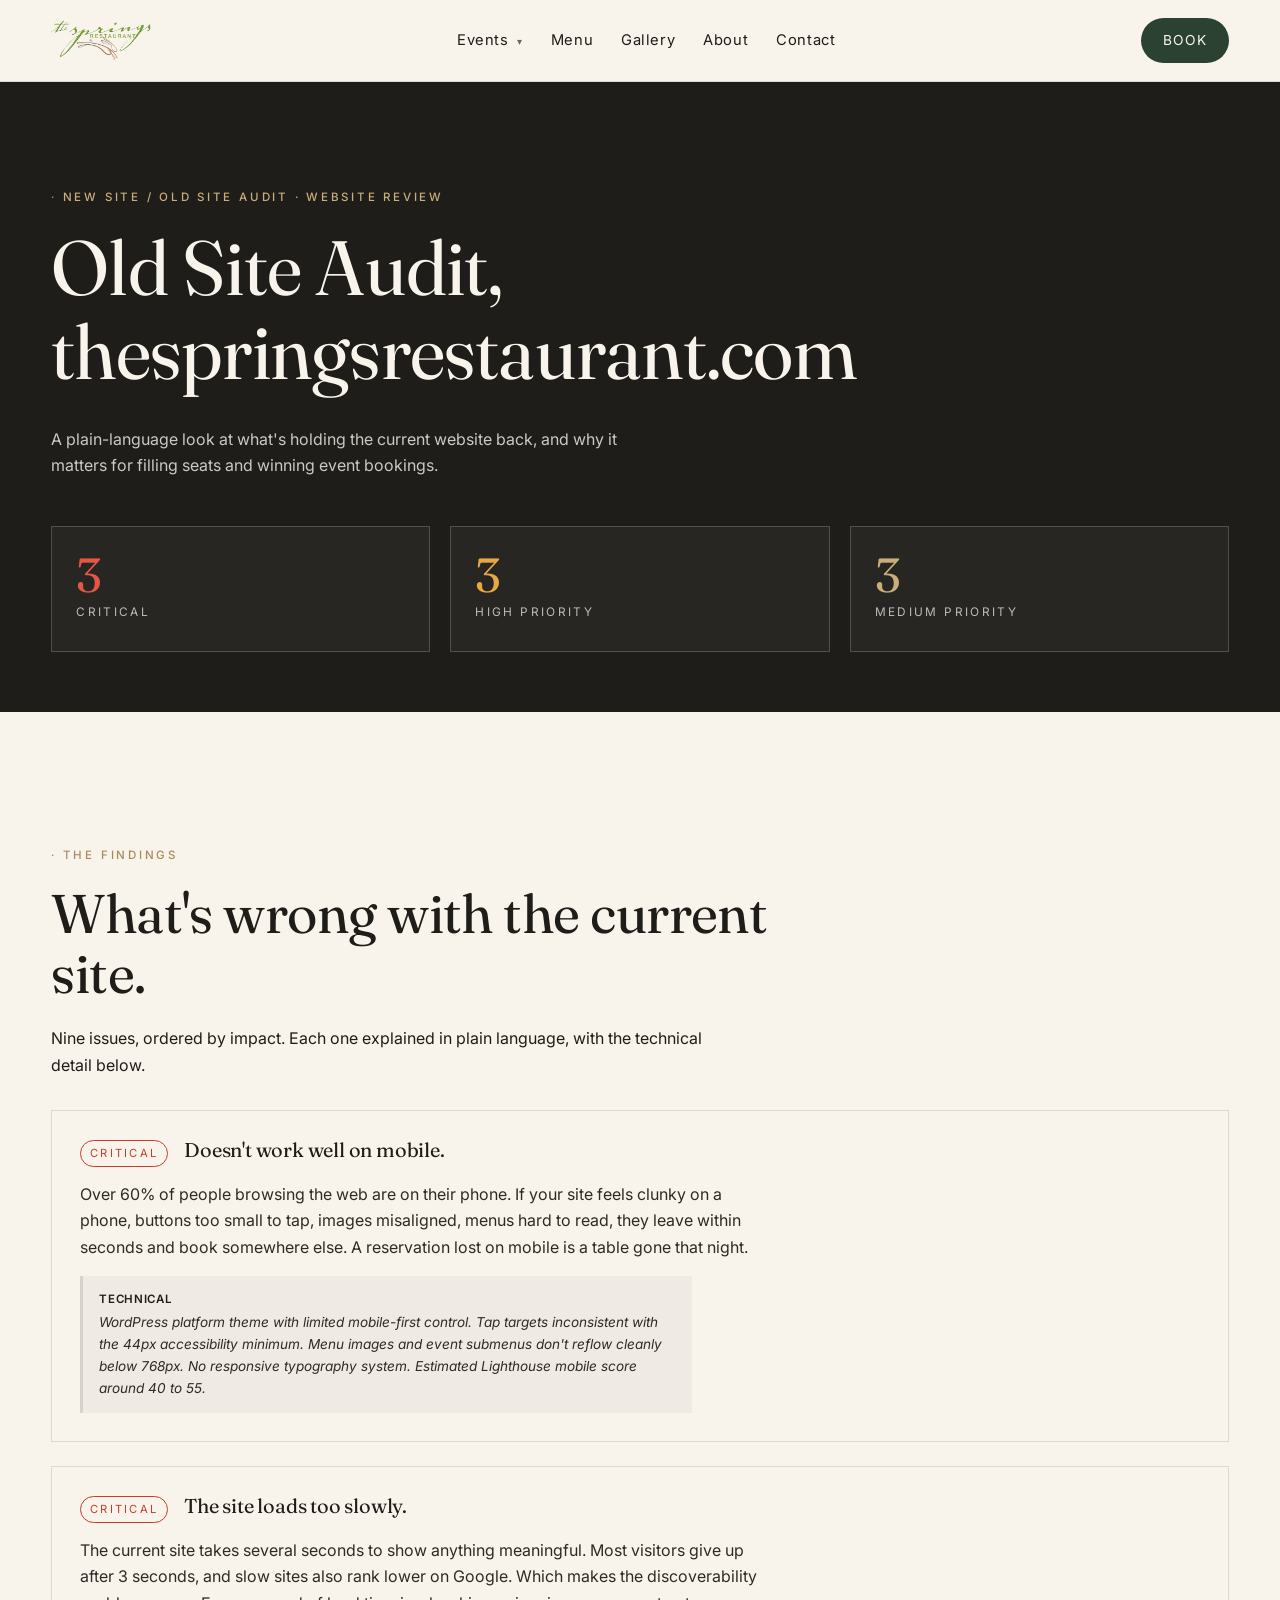
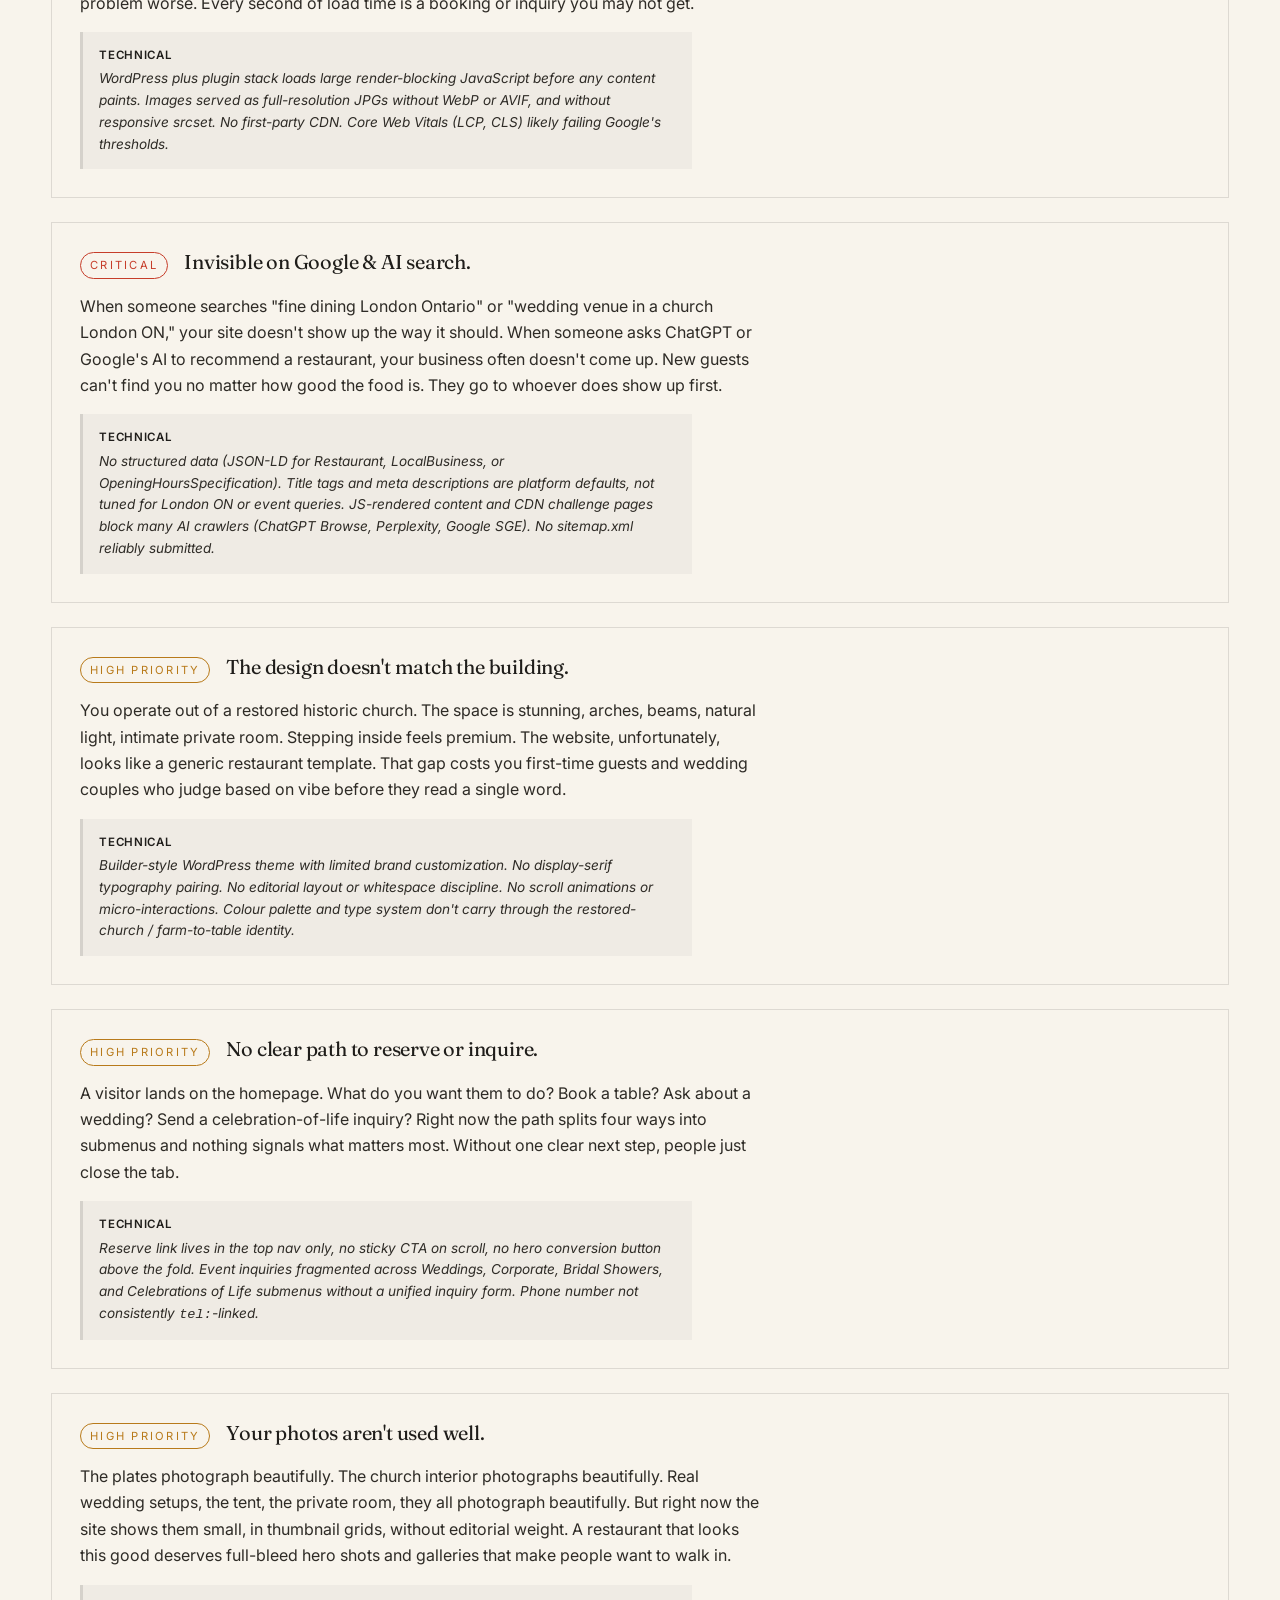
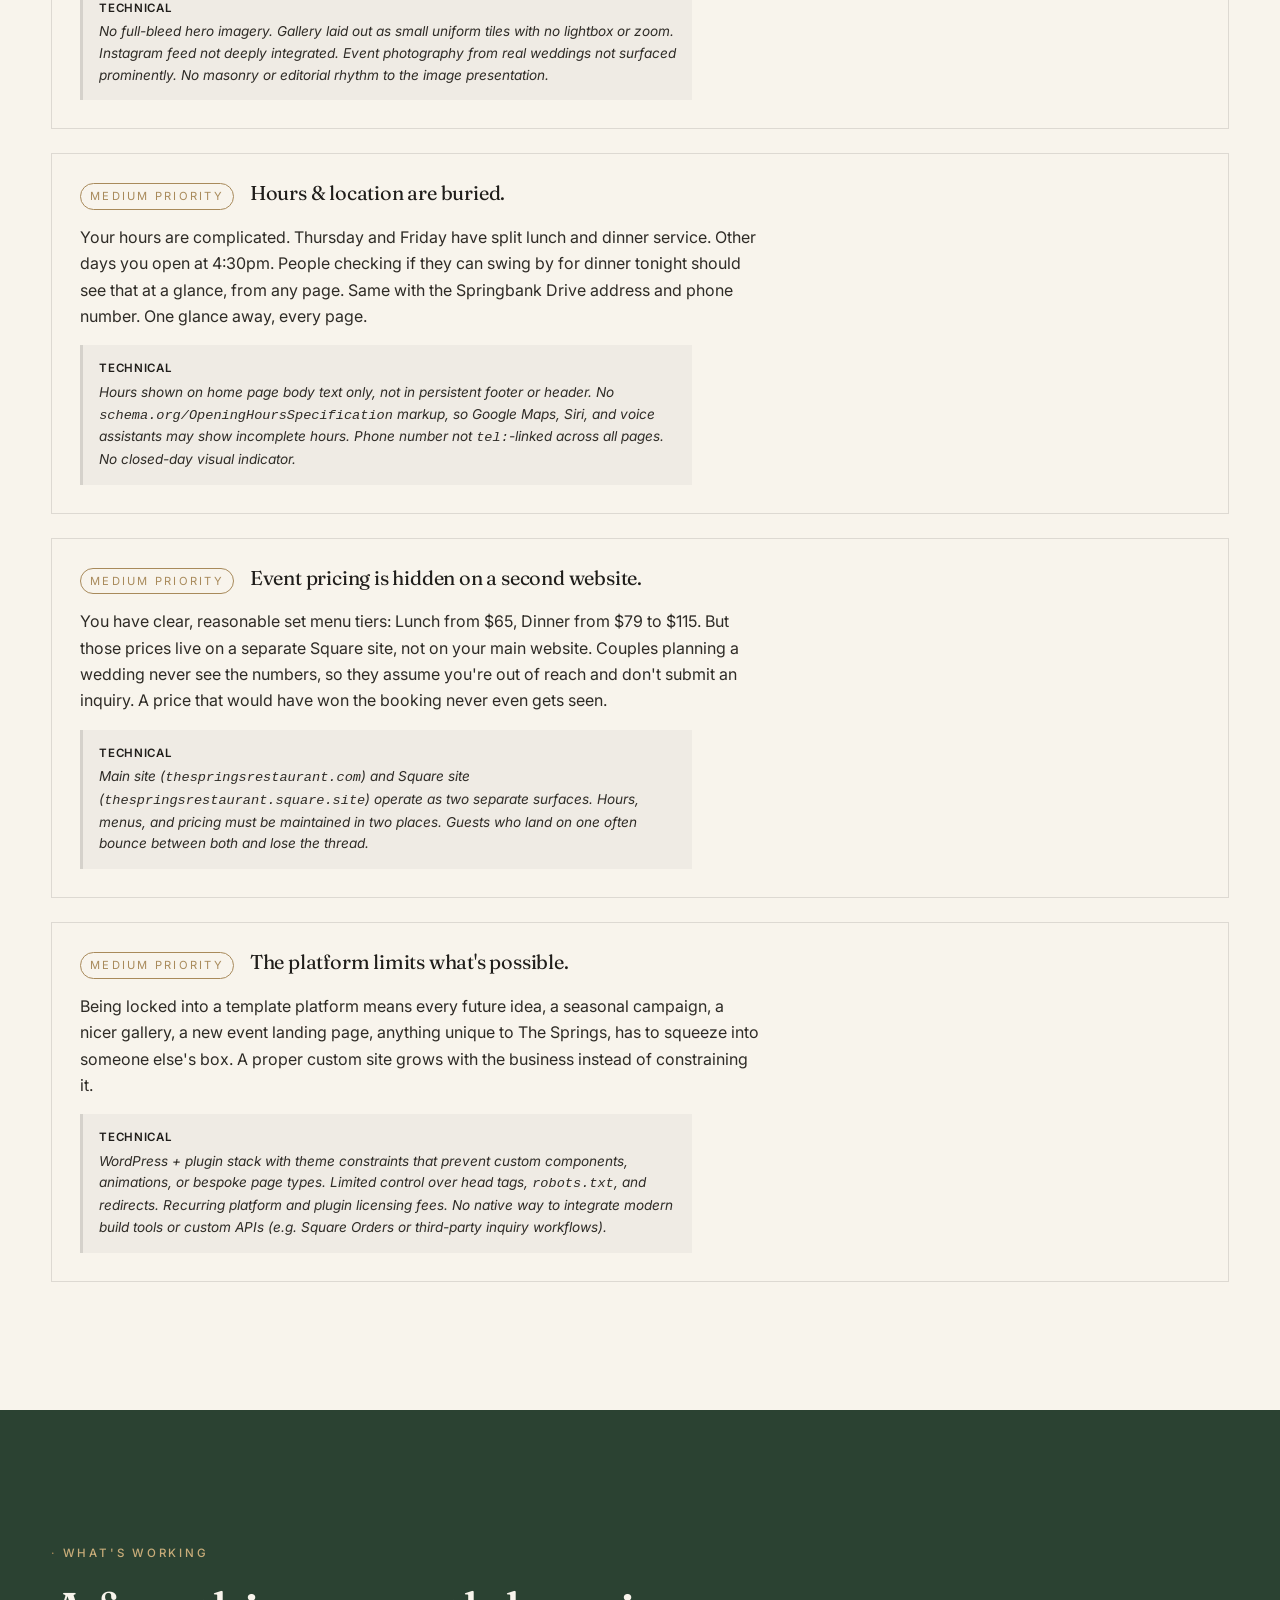
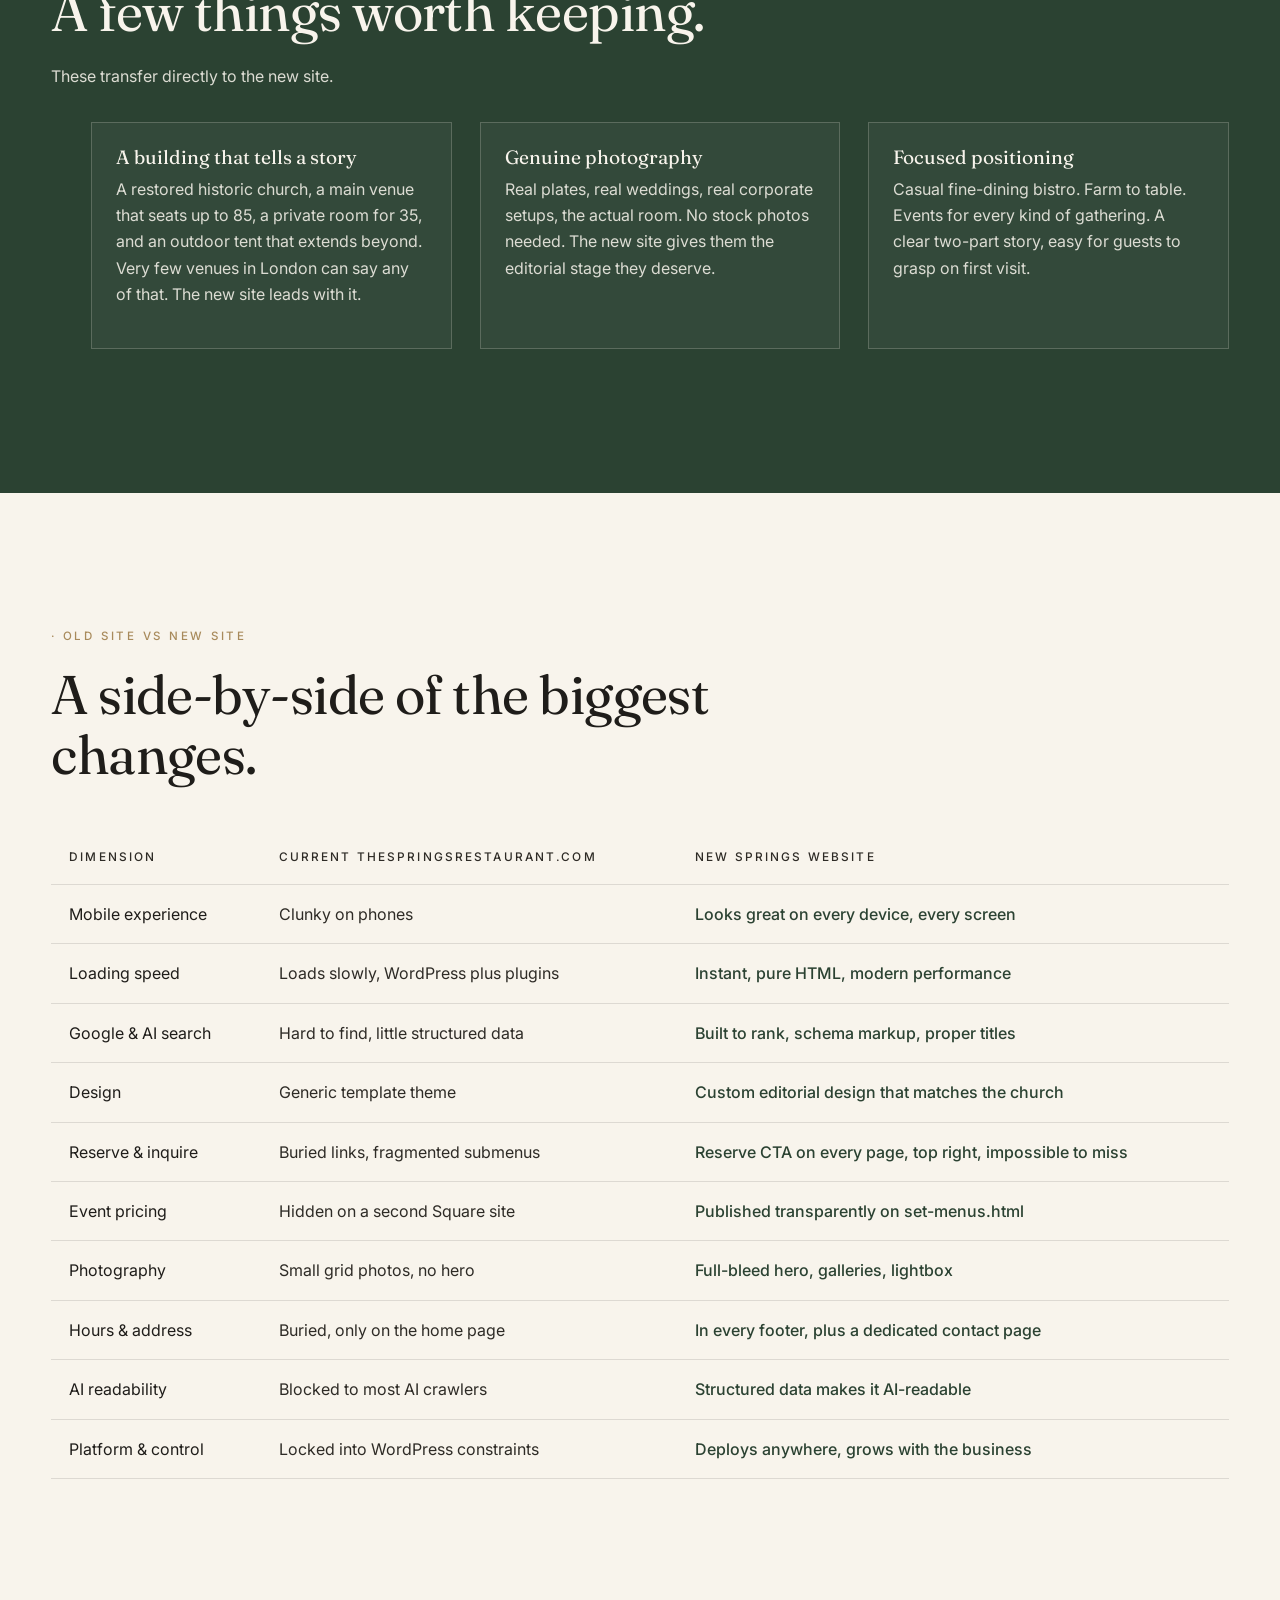
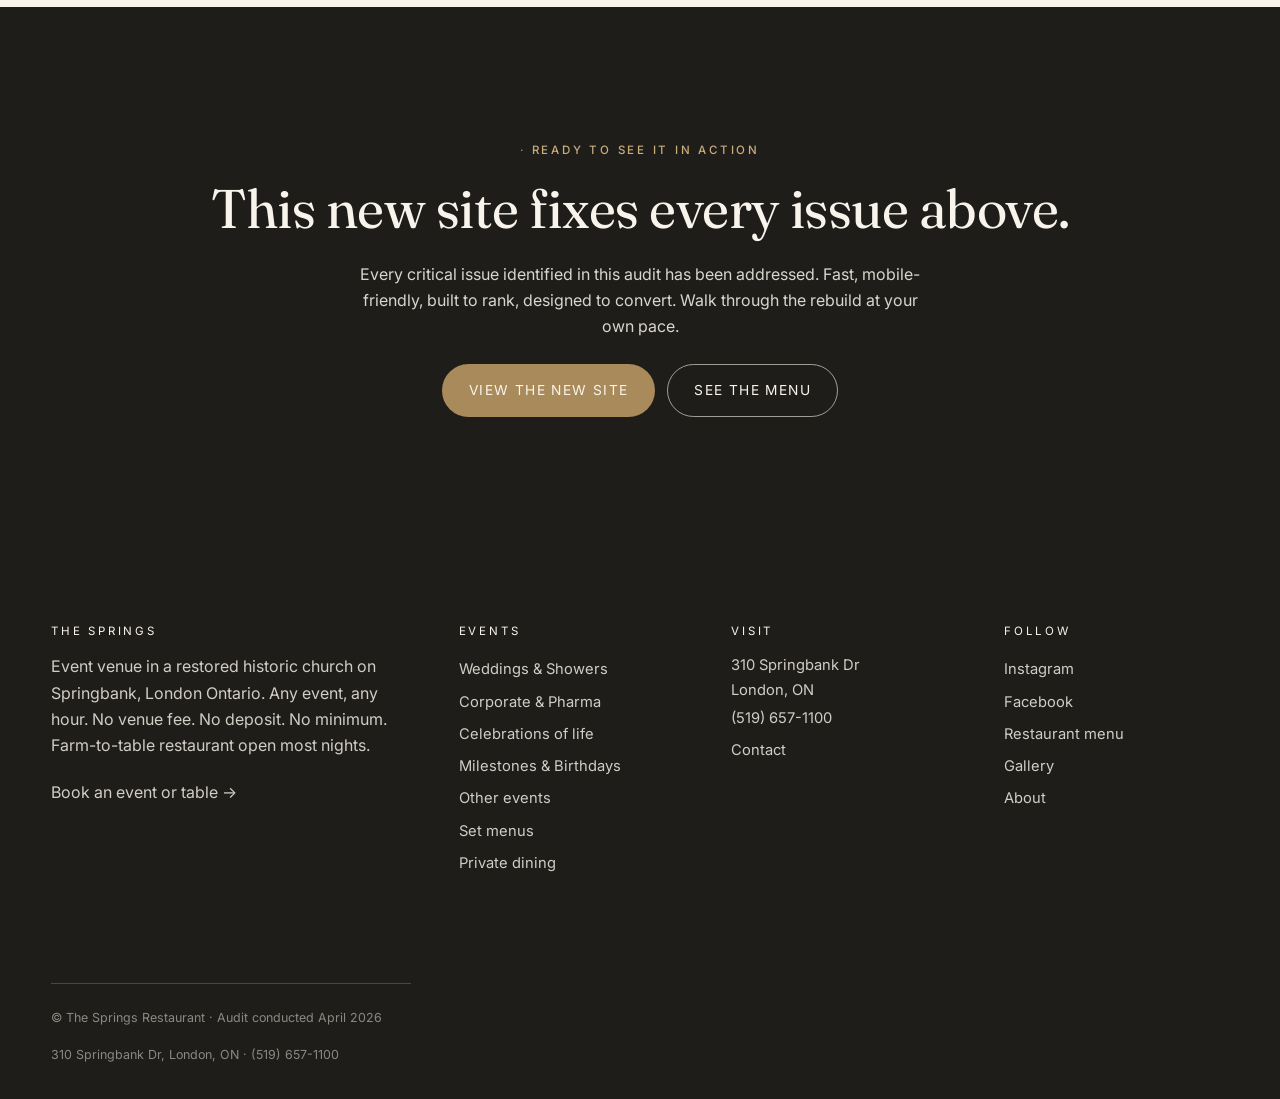
<file: audit.html>
<!DOCTYPE html>
<html lang="en">
<head>
<meta charset="utf-8">
<meta name="viewport" content="width=device-width, initial-scale=1">
<title>Old Site Audit · The Springs Restaurant</title>
<meta name="description" content="A plain-language look at what's holding the current The Springs website back, and why it matters for attracting guests and event inquiries.">
<meta name="robots" content="noindex, nofollow">
<link rel="canonical" href="https://momentumedia.github.io/the-springs-restaurant/audit.html">
<link rel="icon" type="image/svg+xml" href="favicon.svg">
<link rel="preconnect" href="https://fonts.googleapis.com">
<link rel="preconnect" href="https://fonts.gstatic.com" crossorigin>
<link href="https://fonts.googleapis.com/css2?family=Fraunces:ital,opsz,wght@0,9..144,300;0,9..144,400;0,9..144,500;1,9..144,300;1,9..144,400&family=Inter:wght@300;400;500;600&display=swap" rel="stylesheet">
<link rel="stylesheet" href="css/styles.css">
</head>
<body>

<header class="site-header">
  <div class="wrap">
    <nav class="nav" aria-label="Primary">
      <a href="index.html" class="nav-brand" aria-label="The Springs · home">
        <img src="images/logo/springs-logo.webp" alt="The Springs" width="140" height="40">
      </a>
      <ul class="nav-links">
        <li class="has-sub">
          <a href="events.html">Events <span class="chev" aria-hidden="true">▾</span></a>
          <ul class="submenu" role="menu">
            <li><a href="events.html">All events</a></li>
            <li><div class="submenu-divider"></div></li>
            <li><a href="weddings.html">Weddings · Showers</a></li>
            <li><a href="corporate-events.html">Corporate · Pharmaceutical</a></li>
            <li><a href="celebration-of-life.html">Celebrations of life</a></li>
            <li><a href="milestones.html">Milestones · Birthdays</a></li>
            <li><a href="other-events.html">Other events</a></li>
            <li><div class="submenu-divider"></div></li>
            <li><a href="set-menus.html">Set menus</a></li>
            <li><a href="private-dining.html">Private dining</a></li>
          </ul>
        </li>
        <li><a href="menu.html">Menu</a></li>
        <li><a href="gallery.html">Gallery</a></li>
        <li><a href="about.html">About</a></li>
        <li><a href="contact.html">Contact</a></li>
      </ul>
      <a href="https://book.squareup.com/appointments/us98yrta83eva6/location/0G40BYAWMQCB0/services?buttonTextColor=ffffff&amp;color=5ea581&amp;locale=en&amp;referrer=so" class="nav-cta" target="_blank" rel="noopener">Book</a>
      <button class="nav-toggle" aria-label="Open menu" aria-expanded="false"><span></span></button>
    </nav>
  </div>
</header>

<main>

<section class="audit-hero">
  <div class="wrap">
    <div class="reveal" style="max-width: 820px;">
      <span class="eyebrow">New Site / Old Site Audit · Website Review</span>
      <h1>Old Site Audit, thespringsrestaurant.com</h1>
      <p>A plain-language look at what's holding the current website back, and why it matters for filling seats and winning event bookings.</p>
    </div>

    <div class="counters">
      <div class="counter critical reveal" data-delay="1">
        <span class="n">3</span>
        <span class="label">Critical</span>
      </div>
      <div class="counter high reveal" data-delay="2">
        <span class="n">3</span>
        <span class="label">High Priority</span>
      </div>
      <div class="counter medium reveal" data-delay="3">
        <span class="n">3</span>
        <span class="label">Medium Priority</span>
      </div>
    </div>
  </div>
</section>

<section class="section">
  <div class="wrap">
    <div class="reveal" style="max-width: 720px; margin-bottom: 32px;">
      <span class="eyebrow">The findings</span>
      <h2>What's wrong with the current site.</h2>
      <p>Nine issues, ordered by impact. Each one explained in plain language, with the technical detail below.</p>
    </div>

    <ul class="audit-list">

      <li class="audit-item reveal">
        <header>
          <span class="severity critical">Critical</span>
          <h3>Doesn't work well on mobile.</h3>
        </header>
        <p>Over 60% of people browsing the web are on their phone. If your site feels clunky on a phone, buttons too small to tap, images misaligned, menus hard to read, they leave within seconds and book somewhere else. A reservation lost on mobile is a table gone that night.</p>
        <p class="audit-tech"><strong>Technical</strong>WordPress platform theme with limited mobile-first control. Tap targets inconsistent with the 44px accessibility minimum. Menu images and event submenus don't reflow cleanly below 768px. No responsive typography system. Estimated Lighthouse mobile score around 40 to 55.</p>
      </li>

      <li class="audit-item reveal" data-delay="1">
        <header>
          <span class="severity critical">Critical</span>
          <h3>The site loads too slowly.</h3>
        </header>
        <p>The current site takes several seconds to show anything meaningful. Most visitors give up after 3 seconds, and slow sites also rank lower on Google. Which makes the discoverability problem worse. Every second of load time is a booking or inquiry you may not get.</p>
        <p class="audit-tech"><strong>Technical</strong>WordPress plus plugin stack loads large render-blocking JavaScript before any content paints. Images served as full-resolution JPGs without WebP or AVIF, and without responsive srcset. No first-party CDN. Core Web Vitals (LCP, CLS) likely failing Google's thresholds.</p>
      </li>

      <li class="audit-item reveal" data-delay="2">
        <header>
          <span class="severity critical">Critical</span>
          <h3>Invisible on Google &amp; AI search.</h3>
        </header>
        <p>When someone searches "fine dining London Ontario" or "wedding venue in a church London ON," your site doesn't show up the way it should. When someone asks ChatGPT or Google's AI to recommend a restaurant, your business often doesn't come up. New guests can't find you no matter how good the food is. They go to whoever does show up first.</p>
        <p class="audit-tech"><strong>Technical</strong>No structured data (JSON-LD for Restaurant, LocalBusiness, or OpeningHoursSpecification). Title tags and meta descriptions are platform defaults, not tuned for London ON or event queries. JS-rendered content and CDN challenge pages block many AI crawlers (ChatGPT Browse, Perplexity, Google SGE). No sitemap.xml reliably submitted.</p>
      </li>

      <li class="audit-item reveal">
        <header>
          <span class="severity high">High Priority</span>
          <h3>The design doesn't match the building.</h3>
        </header>
        <p>You operate out of a restored historic church. The space is stunning, arches, beams, natural light, intimate private room. Stepping inside feels premium. The website, unfortunately, looks like a generic restaurant template. That gap costs you first-time guests and wedding couples who judge based on vibe before they read a single word.</p>
        <p class="audit-tech"><strong>Technical</strong>Builder-style WordPress theme with limited brand customization. No display-serif typography pairing. No editorial layout or whitespace discipline. No scroll animations or micro-interactions. Colour palette and type system don't carry through the restored-church / farm-to-table identity.</p>
      </li>

      <li class="audit-item reveal" data-delay="1">
        <header>
          <span class="severity high">High Priority</span>
          <h3>No clear path to reserve or inquire.</h3>
        </header>
        <p>A visitor lands on the homepage. What do you want them to do? Book a table? Ask about a wedding? Send a celebration-of-life inquiry? Right now the path splits four ways into submenus and nothing signals what matters most. Without one clear next step, people just close the tab.</p>
        <p class="audit-tech"><strong>Technical</strong>Reserve link lives in the top nav only, no sticky CTA on scroll, no hero conversion button above the fold. Event inquiries fragmented across Weddings, Corporate, Bridal Showers, and Celebrations of Life submenus without a unified inquiry form. Phone number not consistently <code>tel:</code>-linked.</p>
      </li>

      <li class="audit-item reveal" data-delay="2">
        <header>
          <span class="severity high">High Priority</span>
          <h3>Your photos aren't used well.</h3>
        </header>
        <p>The plates photograph beautifully. The church interior photographs beautifully. Real wedding setups, the tent, the private room, they all photograph beautifully. But right now the site shows them small, in thumbnail grids, without editorial weight. A restaurant that looks this good deserves full-bleed hero shots and galleries that make people want to walk in.</p>
        <p class="audit-tech"><strong>Technical</strong>No full-bleed hero imagery. Gallery laid out as small uniform tiles with no lightbox or zoom. Instagram feed not deeply integrated. Event photography from real weddings not surfaced prominently. No masonry or editorial rhythm to the image presentation.</p>
      </li>

      <li class="audit-item reveal">
        <header>
          <span class="severity medium">Medium Priority</span>
          <h3>Hours &amp; location are buried.</h3>
        </header>
        <p>Your hours are complicated. Thursday and Friday have split lunch and dinner service. Other days you open at 4:30pm. People checking if they can swing by for dinner tonight should see that at a glance, from any page. Same with the Springbank Drive address and phone number. One glance away, every page.</p>
        <p class="audit-tech"><strong>Technical</strong>Hours shown on home page body text only, not in persistent footer or header. No <code>schema.org/OpeningHoursSpecification</code> markup, so Google Maps, Siri, and voice assistants may show incomplete hours. Phone number not <code>tel:</code>-linked across all pages. No closed-day visual indicator.</p>
      </li>

      <li class="audit-item reveal" data-delay="1">
        <header>
          <span class="severity medium">Medium Priority</span>
          <h3>Event pricing is hidden on a second website.</h3>
        </header>
        <p>You have clear, reasonable set menu tiers: Lunch from $65, Dinner from $79 to $115. But those prices live on a separate Square site, not on your main website. Couples planning a wedding never see the numbers, so they assume you're out of reach and don't submit an inquiry. A price that would have won the booking never even gets seen.</p>
        <p class="audit-tech"><strong>Technical</strong>Main site (<code>thespringsrestaurant.com</code>) and Square site (<code>thespringsrestaurant.square.site</code>) operate as two separate surfaces. Hours, menus, and pricing must be maintained in two places. Guests who land on one often bounce between both and lose the thread.</p>
      </li>

      <li class="audit-item reveal" data-delay="2">
        <header>
          <span class="severity medium">Medium Priority</span>
          <h3>The platform limits what's possible.</h3>
        </header>
        <p>Being locked into a template platform means every future idea, a seasonal campaign, a nicer gallery, a new event landing page, anything unique to The Springs, has to squeeze into someone else's box. A proper custom site grows with the business instead of constraining it.</p>
        <p class="audit-tech"><strong>Technical</strong>WordPress + plugin stack with theme constraints that prevent custom components, animations, or bespoke page types. Limited control over head tags, <code>robots.txt</code>, and redirects. Recurring platform and plugin licensing fees. No native way to integrate modern build tools or custom APIs (e.g. Square Orders or third-party inquiry workflows).</p>
      </li>

    </ul>
  </div>
</section>

<section class="works">
  <div class="wrap">
    <div class="reveal" style="max-width: 720px;">
      <span class="eyebrow" style="color: var(--brass-soft);">What's working</span>
      <h2>A few things worth keeping.</h2>
      <p>These transfer directly to the new site.</p>
    </div>
    <ul class="works-grid mt-md">
      <li class="reveal">
        <h4>A building that tells a story</h4>
        <p>A restored historic church, a main venue that seats up to 85, a private room for 35, and an outdoor tent that extends beyond. Very few venues in London can say any of that. The new site leads with it.</p>
      </li>
      <li class="reveal" data-delay="1">
        <h4>Genuine photography</h4>
        <p>Real plates, real weddings, real corporate setups, the actual room. No stock photos needed. The new site gives them the editorial stage they deserve.</p>
      </li>
      <li class="reveal" data-delay="2">
        <h4>Focused positioning</h4>
        <p>Casual fine-dining bistro. Farm to table. Events for every kind of gathering. A clear two-part story, easy for guests to grasp on first visit.</p>
      </li>
    </ul>
  </div>
</section>

<section class="section">
  <div class="wrap">
    <div class="reveal" style="max-width: 720px; margin-bottom: 24px;">
      <span class="eyebrow">Old site vs new site</span>
      <h2>A side-by-side of the biggest changes.</h2>
    </div>
    <div class="reveal" data-delay="1" style="overflow-x: auto;">
      <table class="compare-table">
        <thead>
          <tr>
            <th>Dimension</th>
            <th>Current thespringsrestaurant.com</th>
            <th>New Springs website</th>
          </tr>
        </thead>
        <tbody>
          <tr><td>Mobile experience</td><td class="old">Clunky on phones</td><td class="new">Looks great on every device, every screen</td></tr>
          <tr><td>Loading speed</td><td class="old">Loads slowly, WordPress plus plugins</td><td class="new">Instant, pure HTML, modern performance</td></tr>
          <tr><td>Google &amp; AI search</td><td class="old">Hard to find, little structured data</td><td class="new">Built to rank, schema markup, proper titles</td></tr>
          <tr><td>Design</td><td class="old">Generic template theme</td><td class="new">Custom editorial design that matches the church</td></tr>
          <tr><td>Reserve &amp; inquire</td><td class="old">Buried links, fragmented submenus</td><td class="new">Reserve CTA on every page, top right, impossible to miss</td></tr>
          <tr><td>Event pricing</td><td class="old">Hidden on a second Square site</td><td class="new">Published transparently on set-menus.html</td></tr>
          <tr><td>Photography</td><td class="old">Small grid photos, no hero</td><td class="new">Full-bleed hero, galleries, lightbox</td></tr>
          <tr><td>Hours &amp; address</td><td class="old">Buried, only on the home page</td><td class="new">In every footer, plus a dedicated contact page</td></tr>
          <tr><td>AI readability</td><td class="old">Blocked to most AI crawlers</td><td class="new">Structured data makes it AI-readable</td></tr>
          <tr><td>Platform &amp; control</td><td class="old">Locked into WordPress constraints</td><td class="new">Deploys anywhere, grows with the business</td></tr>
        </tbody>
      </table>
    </div>
  </div>
</section>

<section class="section" style="background: var(--charcoal); color: var(--ivory);">
  <div class="wrap text-center reveal">
    <span class="eyebrow" style="color: var(--brass-soft);">Ready to see it in action</span>
    <h2 style="color: var(--ivory);">This new site fixes every issue above.</h2>
    <p style="color: rgba(248,244,236,0.86); max-width: 56ch; margin: 0 auto 24px;">Every critical issue identified in this audit has been addressed. Fast, mobile-friendly, built to rank, designed to convert. Walk through the rebuild at your own pace.</p>
    <div style="display: flex; gap: 12px; justify-content: center; flex-wrap: wrap;">
      <a class="btn btn-brass" href="index.html">View the new site</a>
      <a class="btn btn-ghost" href="menu.html">See the menu</a>
    </div>
  </div>
</section>

</main>

<footer class="site-footer">
  <div class="wrap">
    <div class="brand-block">
      <h4>The Springs</h4>
      <p>Event venue in a restored historic church on Springbank, London Ontario. Any event, any hour. No venue fee. No deposit. No minimum. Farm-to-table restaurant open most nights.</p>
      <p><a href="https://book.squareup.com/appointments/us98yrta83eva6/location/0G40BYAWMQCB0/services?buttonTextColor=ffffff&amp;color=5ea581&amp;locale=en&amp;referrer=so" target="_blank" rel="noopener">Book an event or table →</a></p>
    </div>
    <div>
      <h4>Events</h4>
      <ul>
        <li><a href="weddings.html">Weddings &amp; Showers</a></li>
        <li><a href="corporate-events.html">Corporate &amp; Pharma</a></li>
        <li><a href="celebration-of-life.html">Celebrations of life</a></li>
        <li><a href="milestones.html">Milestones &amp; Birthdays</a></li>
        <li><a href="other-events.html">Other events</a></li>
        <li><a href="set-menus.html">Set menus</a></li>
        <li><a href="private-dining.html">Private dining</a></li>
      </ul>
    </div>
    <div>
      <h4>Visit</h4>
      <ul>
        <li>310 Springbank Dr</li>
        <li>London, ON</li>
        <li><a href="tel:15196571100">(519) 657-1100</a></li>
        <li><a href="contact.html">Contact</a></li>
      </ul>
    </div>
    <div>
      <h4>Follow</h4>
      <ul>
        <li><a href="https://instagram.com/thespringsrestaurant" target="_blank" rel="noopener">Instagram</a></li>
        <li><a href="https://www.facebook.com/profile.php?id=100086305566439" target="_blank" rel="noopener">Facebook</a></li>
        <li><a href="menu.html">Restaurant menu</a></li>
        <li><a href="gallery.html">Gallery</a></li>
        <li><a href="about.html">About</a></li>
      </ul>
    </div>
    <div class="footer-bottom">
      <span>© The Springs Restaurant · Audit conducted April 2026</span>
      <span>310 Springbank Dr, London, ON · (519) 657-1100</span>
    </div>
  </div>
</footer>

<script src="js/main.js" defer></script>
</body>
</html>
</file>
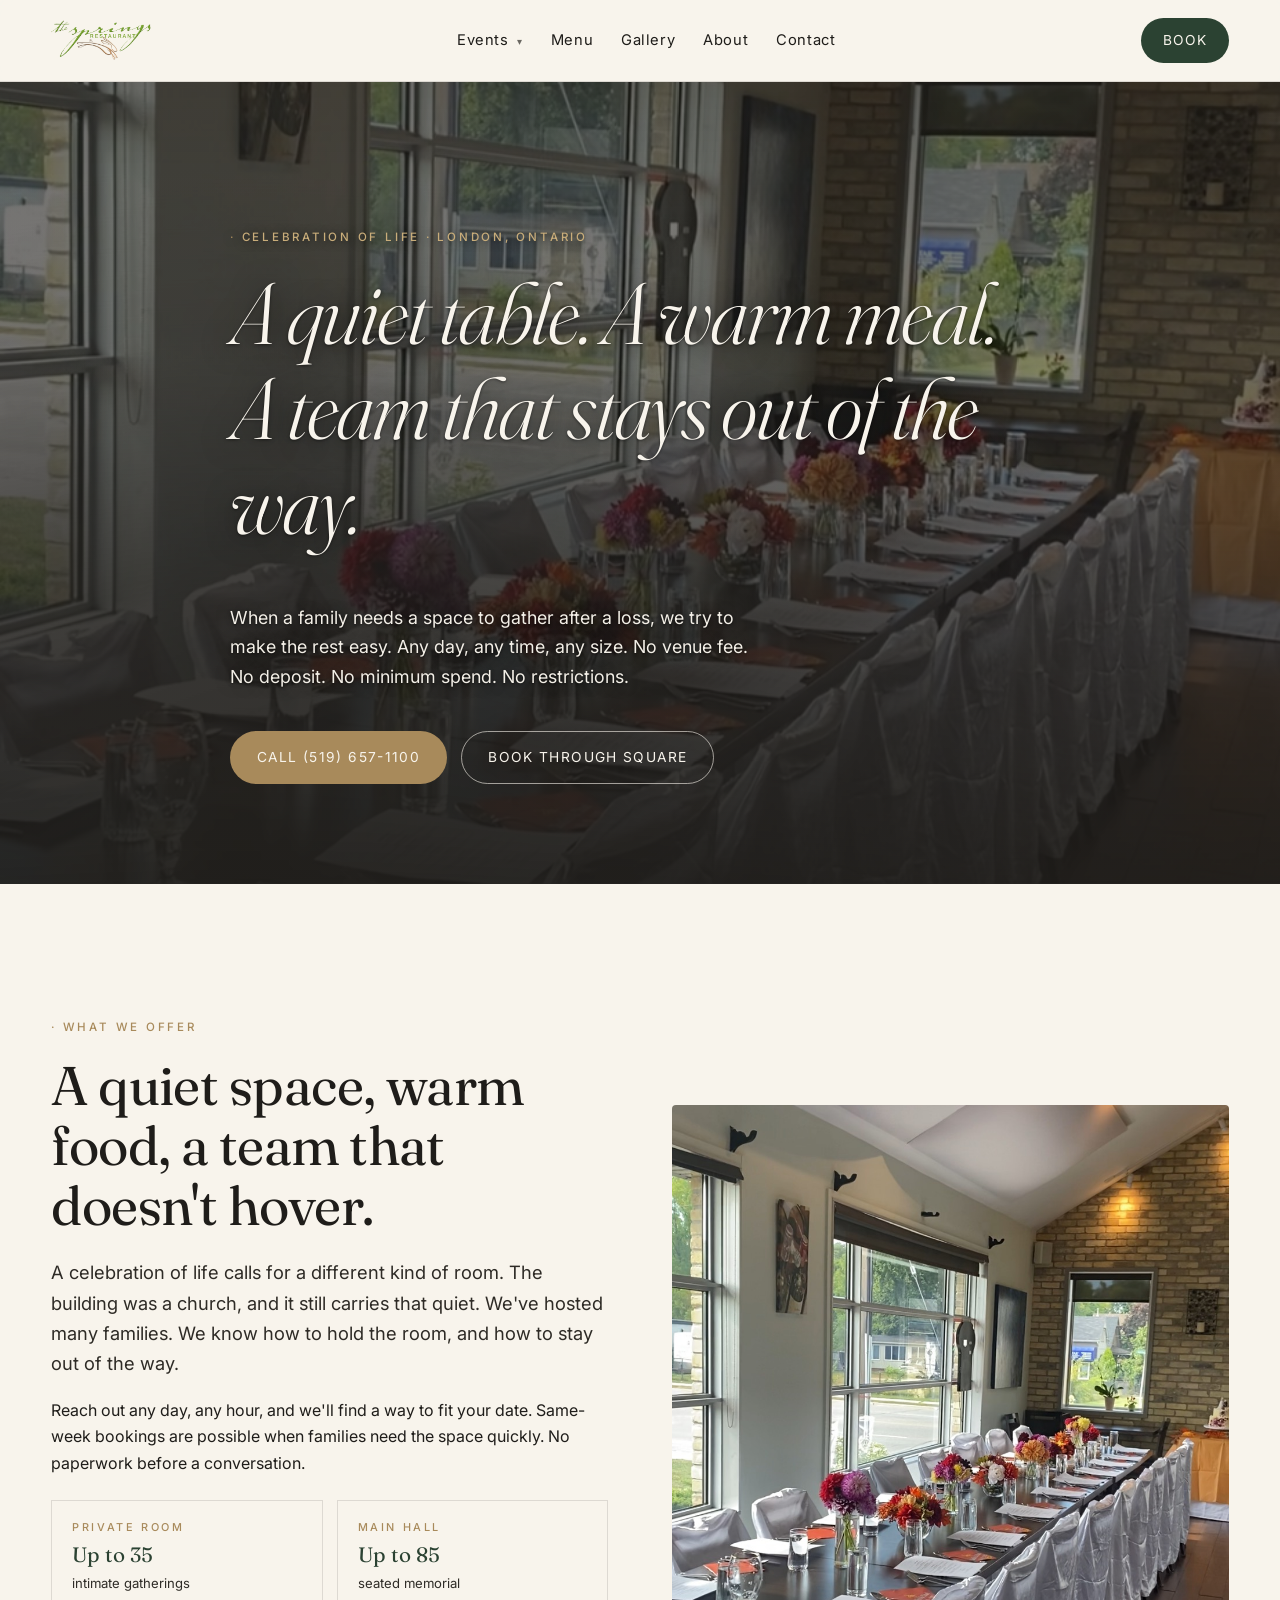
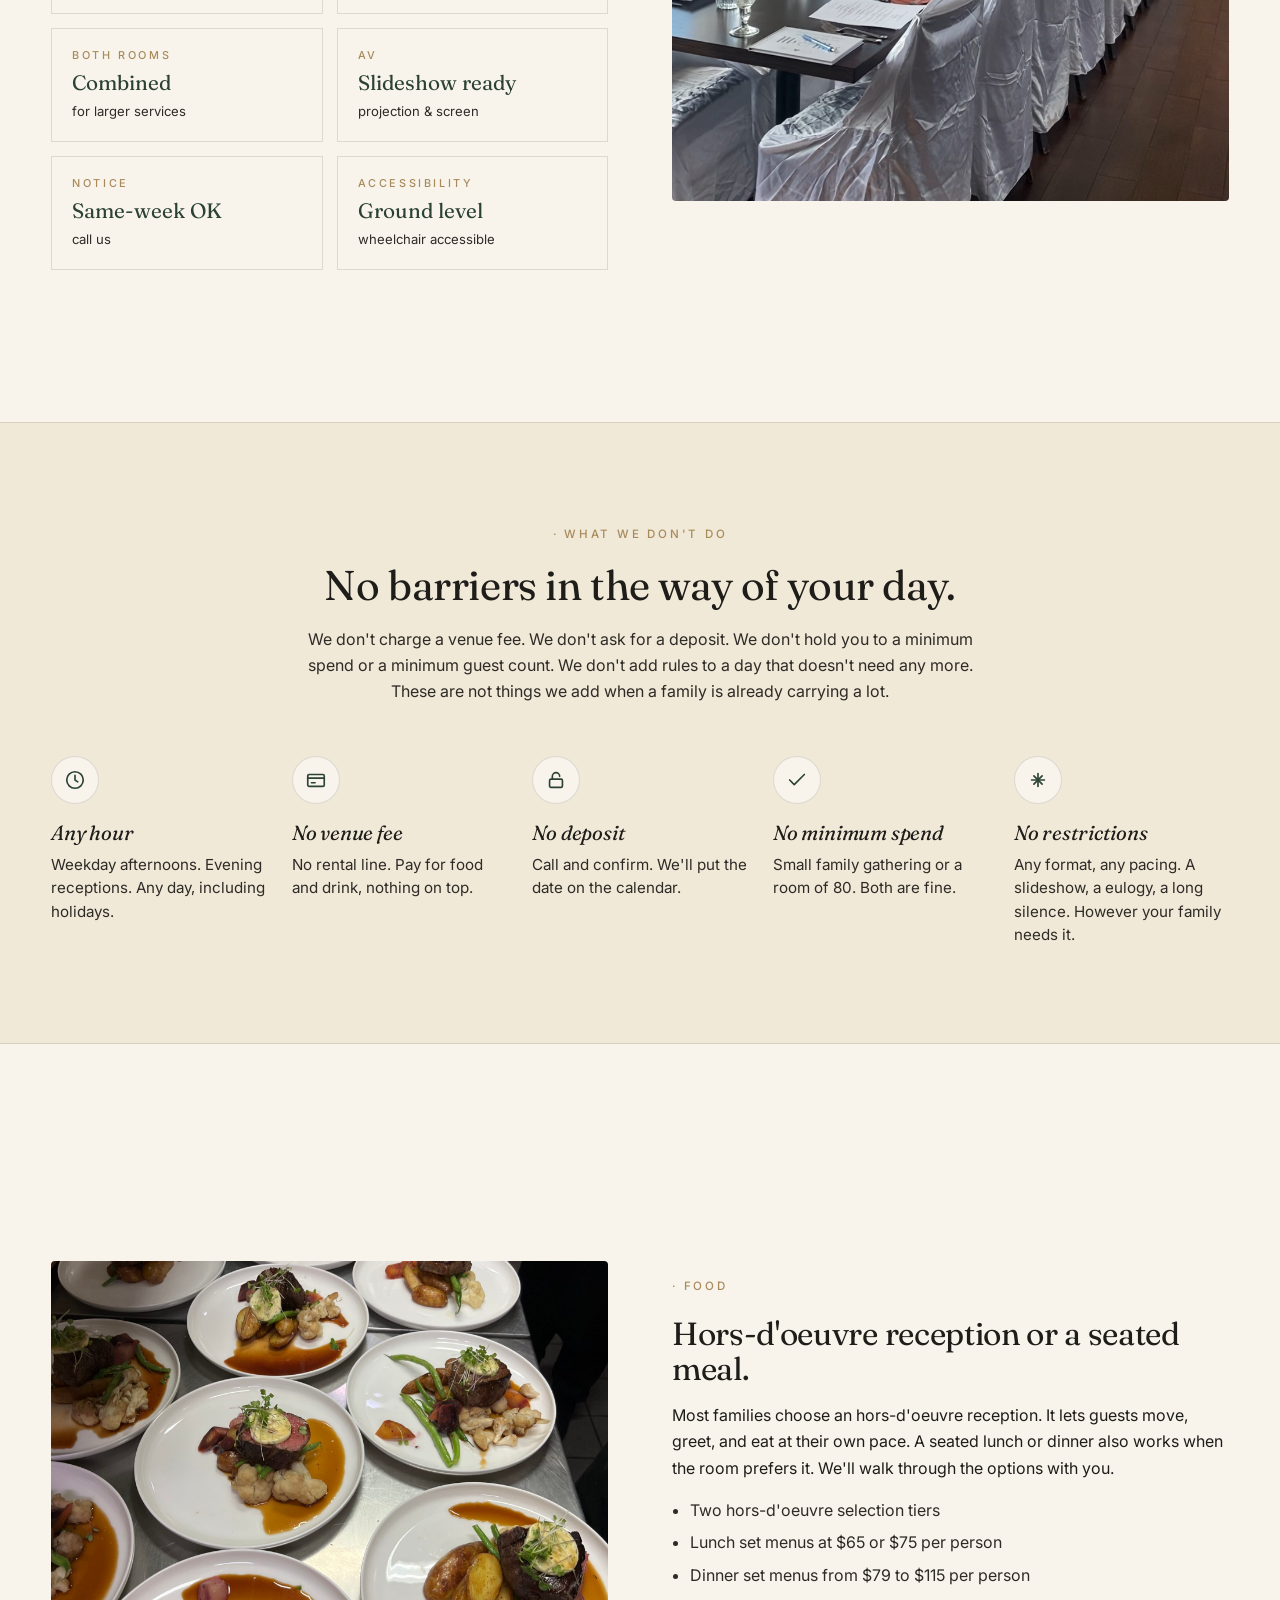
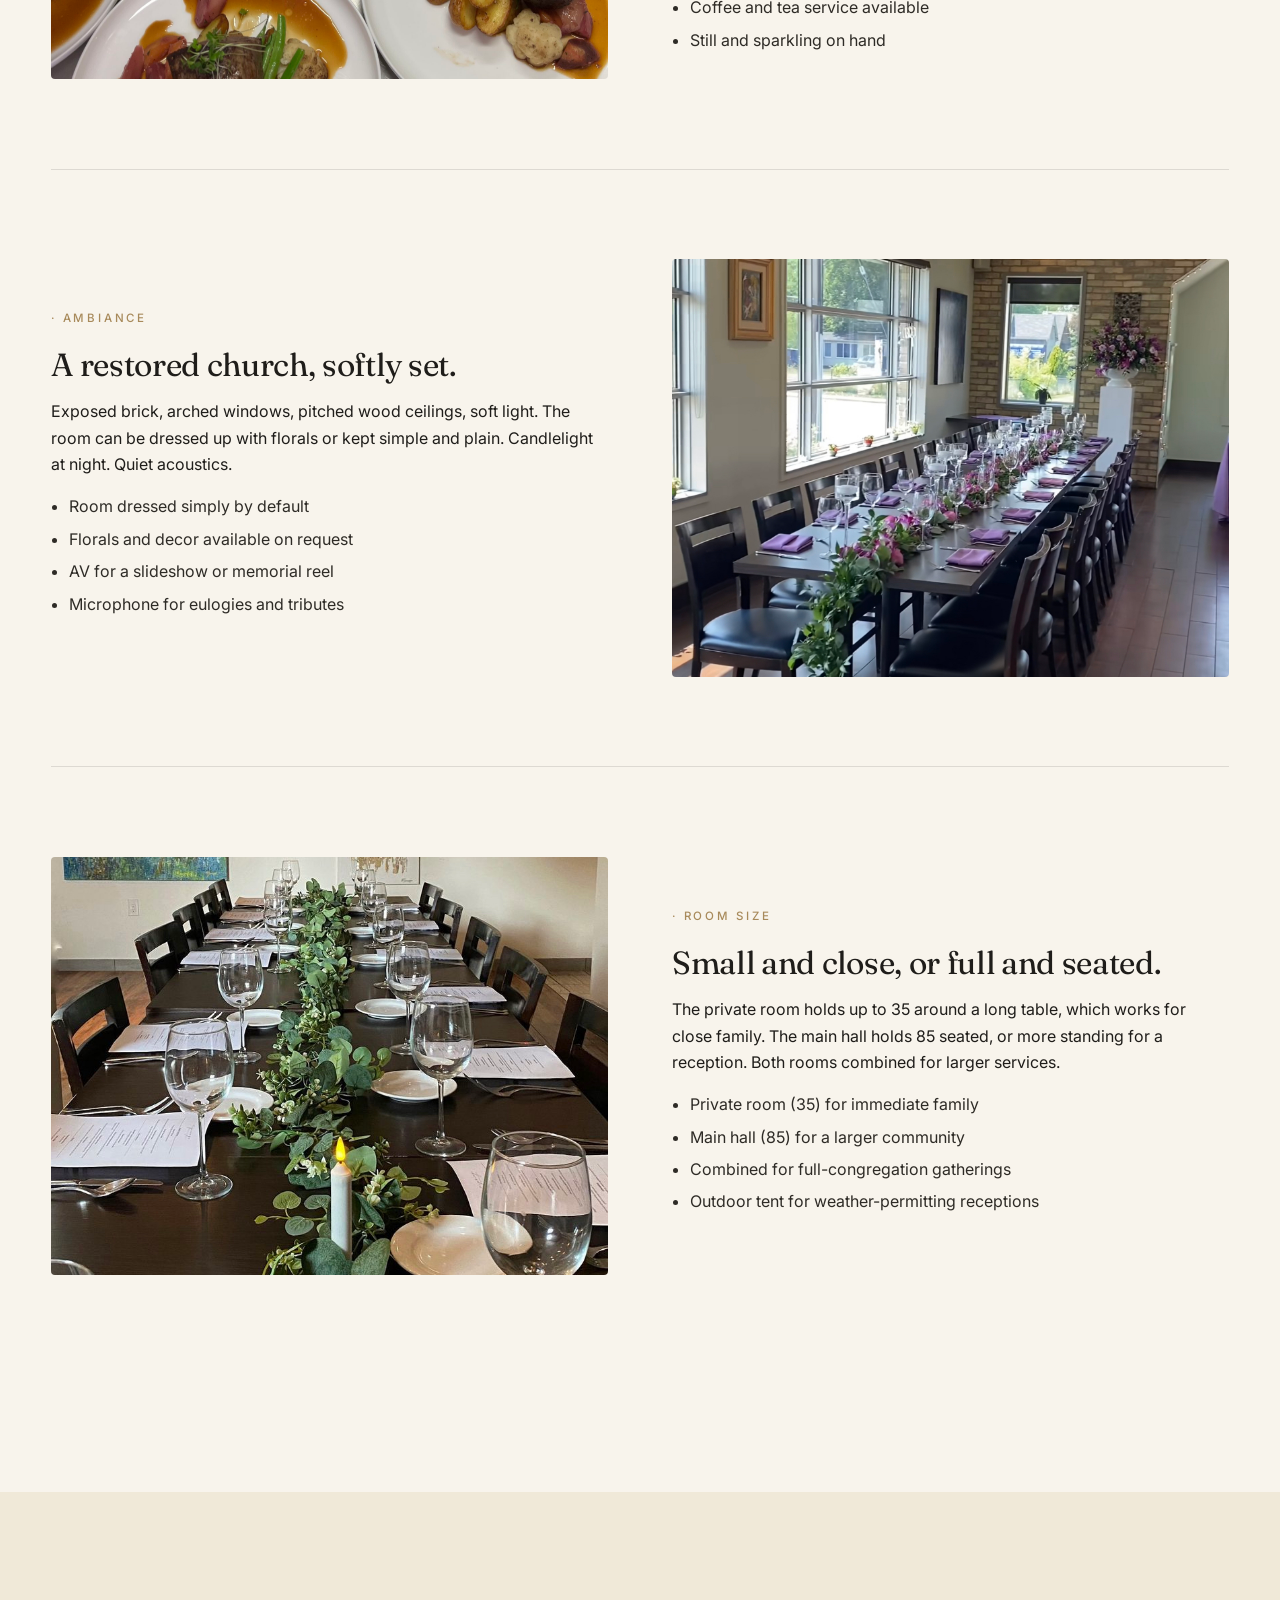
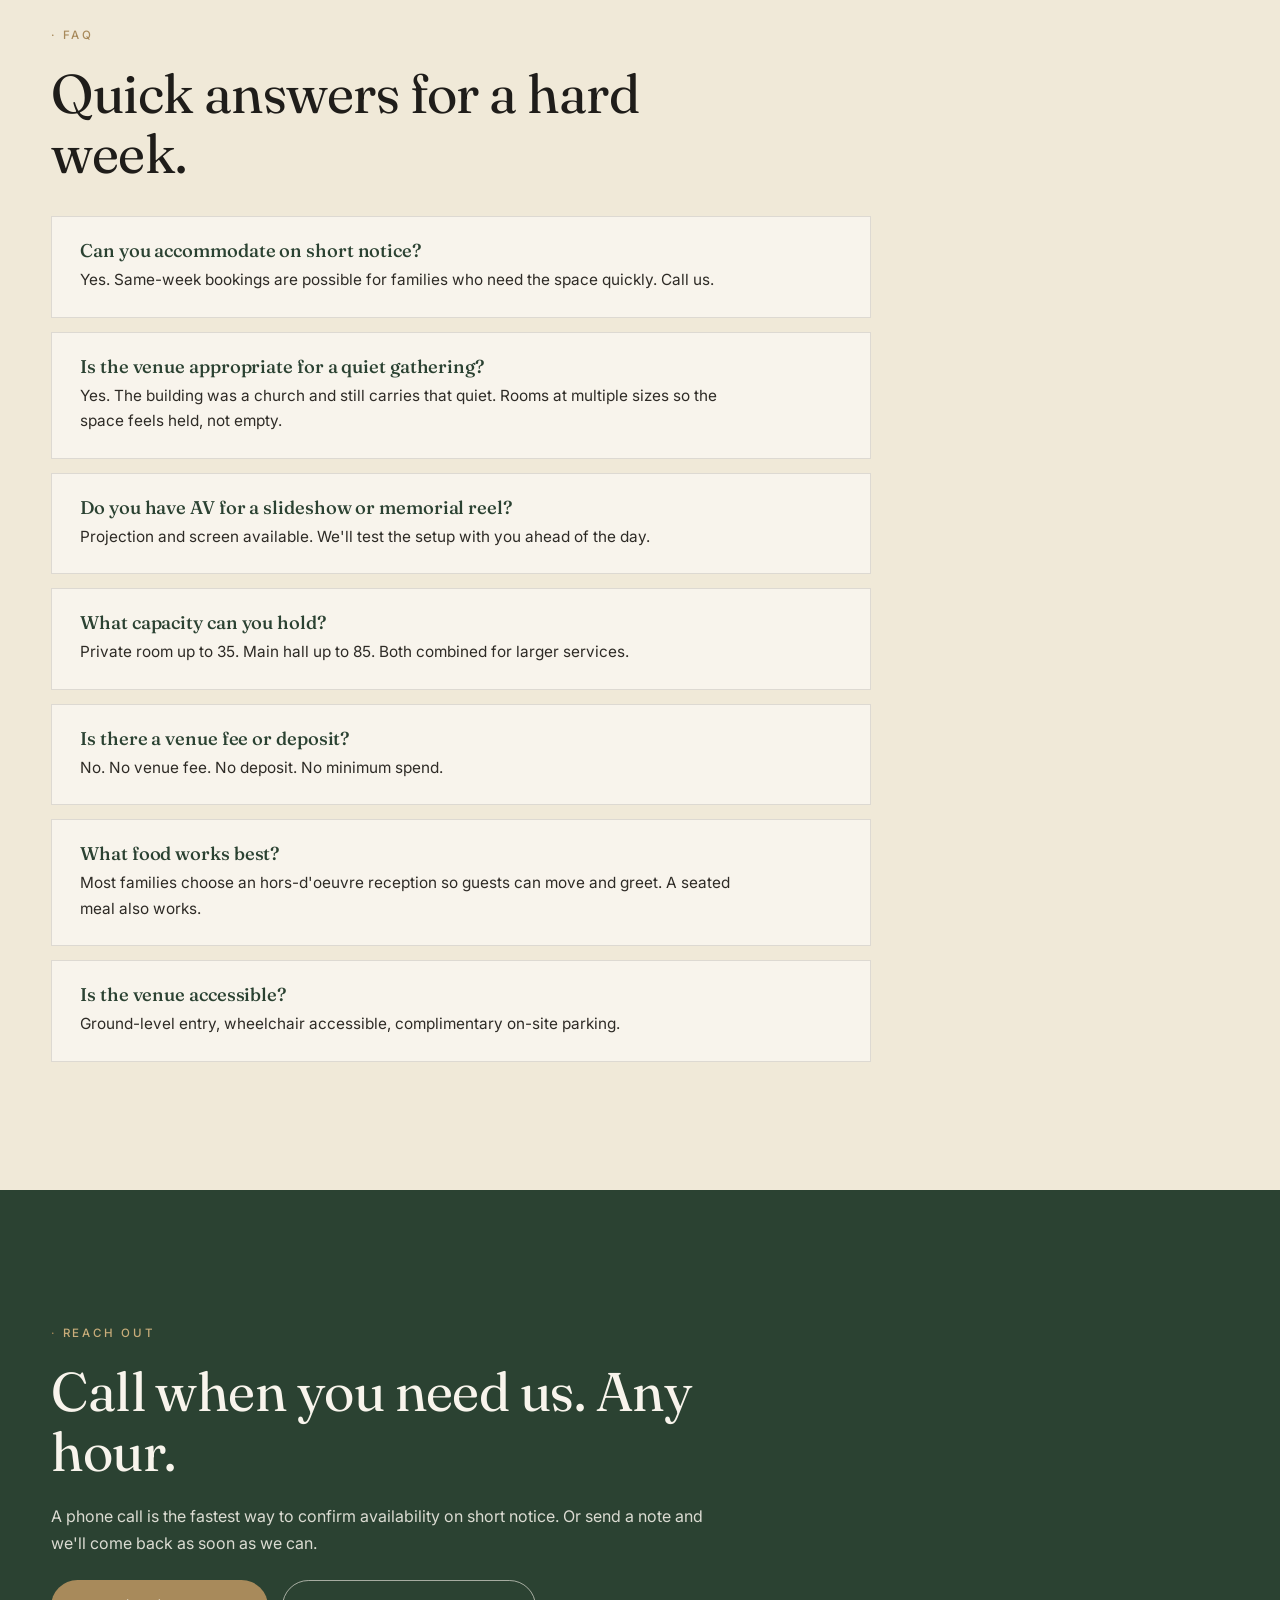
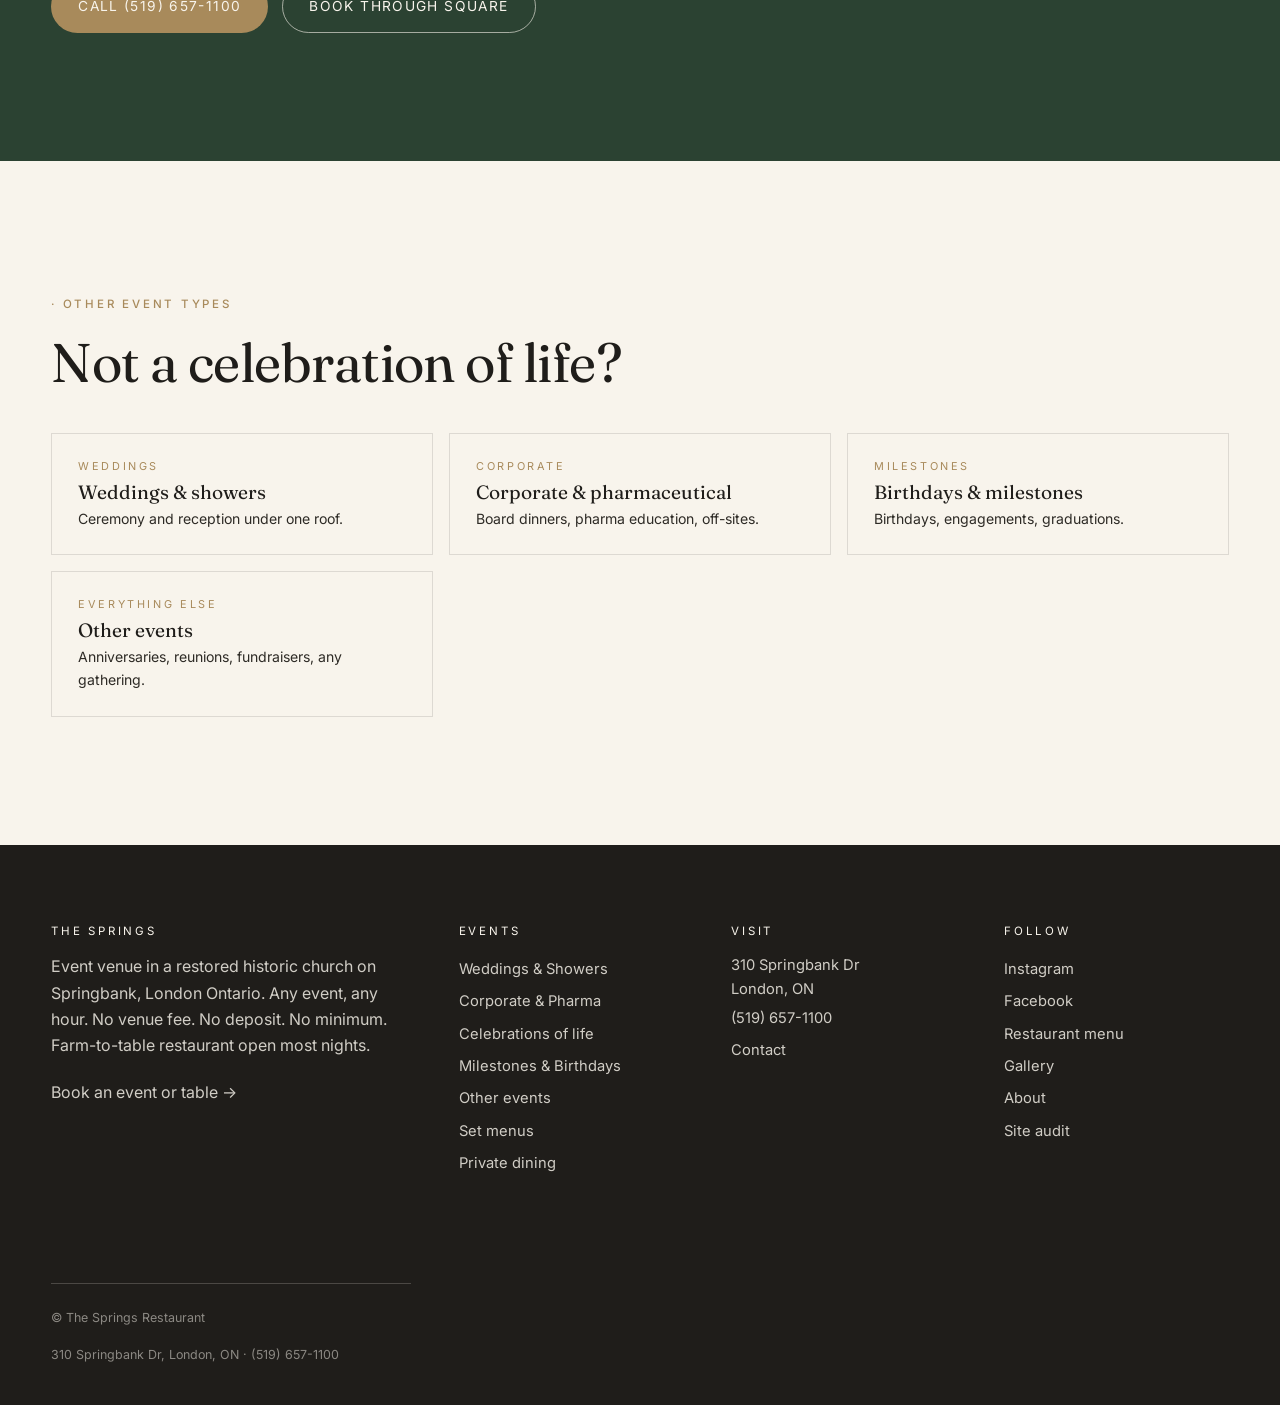
<file: celebration-of-life.html>
<!DOCTYPE html>
<html lang="en">
<head>
<meta charset="utf-8">
<meta name="viewport" content="width=device-width, initial-scale=1">
<title>Celebration of Life Venue · London Ontario · The Springs</title>
<meta name="description" content="Celebration of life venue in London, Ontario. A quiet restored church on Springbank for families gathering after a loss. Same-week availability, AV for slideshows, any room size, extended hours. No venue fee. No deposit. No minimum. No restrictions.">
<link rel="canonical" href="https://momentumedia.github.io/the-springs-restaurant/celebration-of-life.html">
<meta property="og:type" content="website">
<meta property="og:url" content="https://momentumedia.github.io/the-springs-restaurant/celebration-of-life.html">
<meta property="og:title" content="Celebration of life venue · London Ontario · The Springs">
<meta property="og:description" content="A calm restored church for families gathering after a loss. Same-week booking available. No venue fee.">
<meta property="og:image" content="https://momentumedia.github.io/the-springs-restaurant/images/venue/main-venue-3.jpg">
<meta property="og:image:alt" content="A quiet, softly-lit dining room at The Springs ready for a memorial gathering.">
<meta property="og:site_name" content="The Springs Restaurant">
<meta name="twitter:card" content="summary_large_image">
<meta name="twitter:title" content="Celebration of life · London Ontario · The Springs">
<meta name="twitter:description" content="A calm restored church for families gathering after a loss.">
<meta name="twitter:image" content="https://momentumedia.github.io/the-springs-restaurant/images/venue/main-venue-3.jpg">
<link rel="icon" type="image/svg+xml" href="favicon.svg">
<link rel="preconnect" href="https://fonts.googleapis.com">
<link rel="preconnect" href="https://fonts.gstatic.com" crossorigin>
<link href="https://fonts.googleapis.com/css2?family=Fraunces:ital,opsz,wght@0,9..144,300;0,9..144,400;0,9..144,500;1,9..144,300;1,9..144,400&family=Inter:wght@300;400;500;600&display=swap" rel="stylesheet">
<link rel="stylesheet" href="css/styles.css">
<script type="application/ld+json">
{
  "@context": "https://schema.org",
  "@graph": [
    {
      "@type": "Service",
      "serviceType": "Celebration of life venue",
      "name": "Celebration of life venue at The Springs",
      "description": "Celebration of life and memorial reception venue in London, Ontario. A restored historic church with any-size room options, AV for slideshow and memorial reels, extended hours, and same-week availability when families need it. No venue fee, no deposit, no minimum spend.",
      "provider": {
        "@type": "EventVenue",
        "name": "The Springs Restaurant",
        "url": "https://momentumedia.github.io/the-springs-restaurant/",
        "telephone": "+1-519-657-1100",
        "address": {"@type": "PostalAddress","streetAddress":"310 Springbank Dr","addressLocality":"London","addressRegion":"ON","addressCountry":"CA"}
      },
      "areaServed": {"@type": "City", "name": "London, Ontario"}
    },
    {
      "@type": "BreadcrumbList",
      "itemListElement": [
        {"@type": "ListItem", "position": 1, "name": "Home", "item": "https://momentumedia.github.io/the-springs-restaurant/"},
        {"@type": "ListItem", "position": 2, "name": "Events", "item": "https://momentumedia.github.io/the-springs-restaurant/events.html"},
        {"@type": "ListItem", "position": 3, "name": "Celebration of Life", "item": "https://momentumedia.github.io/the-springs-restaurant/celebration-of-life.html"}
      ]
    },
    {
      "@type": "FAQPage",
      "mainEntity": [
        {"@type": "Question", "name": "Can you accommodate a celebration of life on short notice?", "acceptedAnswer": {"@type": "Answer", "text": "Yes. We do our best to accommodate same-week bookings for families who need the space quickly. Call and we'll find a way."}},
        {"@type": "Question", "name": "Is the venue appropriate for a quiet gathering?", "acceptedAnswer": {"@type": "Answer", "text": "Yes. The building was a church and the room still carries that quiet. We have rooms at multiple sizes so the space feels held, not empty."}},
        {"@type": "Question", "name": "Do you have AV for a slideshow or memorial reel?", "acceptedAnswer": {"@type": "Answer", "text": "Yes. Projection and screen on request. We'll test the setup with you ahead of the day."}},
        {"@type": "Question", "name": "What capacity can you hold?", "acceptedAnswer": {"@type": "Answer", "text": "Private room up to 35 for intimate gatherings. Main hall up to 85. Both rooms together for larger services. Outdoor tent when needed."}},
        {"@type": "Question", "name": "Is there a venue fee or deposit?", "acceptedAnswer": {"@type": "Answer", "text": "No. No venue fee. No deposit. No minimum spend. These are not conditions we add during hard weeks."}},
        {"@type": "Question", "name": "What food options work best?", "acceptedAnswer": {"@type": "Answer", "text": "Most families choose an hors-d'oeuvre reception so guests can move, greet, and eat. A seated lunch or dinner also works. We'll walk through options with you."}},
        {"@type": "Question", "name": "Is the venue accessible?", "acceptedAnswer": {"@type": "Answer", "text": "Yes. Ground-level entry, wheelchair accessible throughout, complimentary on-site parking."}}
      ]
    }
  ]
}
</script>
</head>
<body>

<header class="site-header">
  <div class="wrap">
    <nav class="nav" aria-label="Primary">
      <a href="index.html" class="nav-brand" aria-label="The Springs · home">
        <img src="images/logo/springs-logo.webp" alt="The Springs" width="140" height="40">
      </a>
      <ul class="nav-links">
        <li class="has-sub">
          <a href="events.html">Events <span class="chev" aria-hidden="true">▾</span></a>
          <ul class="submenu" role="menu">
            <li><a href="events.html">All events</a></li>
            <li><div class="submenu-divider"></div></li>
            <li><a href="weddings.html">Weddings · Showers</a></li>
            <li><a href="corporate-events.html">Corporate · Pharmaceutical</a></li>
            <li><a href="celebration-of-life.html">Celebrations of life</a></li>
            <li><a href="milestones.html">Milestones · Birthdays</a></li>
            <li><a href="other-events.html">Other events</a></li>
            <li><div class="submenu-divider"></div></li>
            <li><a href="set-menus.html">Set menus</a></li>
            <li><a href="private-dining.html">Private dining</a></li>
          </ul>
        </li>
        <li><a href="menu.html">Menu</a></li>
        <li><a href="gallery.html">Gallery</a></li>
        <li><a href="about.html">About</a></li>
        <li><a href="contact.html">Contact</a></li>
      </ul>
      <a href="https://book.squareup.com/appointments/us98yrta83eva6/location/0G40BYAWMQCB0/services?buttonTextColor=ffffff&amp;color=5ea581&amp;locale=en&amp;referrer=so" class="nav-cta" target="_blank" rel="noopener">Book</a>
      <button class="nav-toggle" aria-label="Open menu" aria-expanded="false"><span></span></button>
    </nav>
  </div>
</header>

<main>

<section class="hero hero-mid hero-darker">
  <div class="hero-media" style="background-image: url('images/venue/main-venue-3.jpg');"></div>
  <div class="wrap">
    <div class="hero-inner">
      <span class="eyebrow reveal">Celebration of life · London, Ontario</span>
      <h1 class="reveal" data-delay="1">A quiet table. A warm meal. A team that stays out of the way.</h1>
      <p class="hero-sub reveal" data-delay="2">When a family needs a space to gather after a loss, we try to make the rest easy. Any day, any time, any size. No venue fee. No deposit. No minimum spend. No restrictions.</p>
      <div class="hero-ctas reveal" data-delay="3">
        <a class="btn btn-brass" href="tel:15196571100">Call (519) 657-1100</a>
        <a class="btn btn-ghost" href="https://book.squareup.com/appointments/us98yrta83eva6/location/0G40BYAWMQCB0/services?buttonTextColor=ffffff&amp;color=5ea581&amp;locale=en&amp;referrer=so" target="_blank" rel="noopener">Book through Square</a>
      </div>
    </div>
  </div>
</section>

<section class="section">
  <div class="wrap">
    <div class="split">
      <div class="reveal">
        <span class="eyebrow">What we offer</span>
        <h2>A quiet space, warm food, a team that doesn't hover.</h2>
        <p class="lede">A celebration of life calls for a different kind of room. The building was a church, and it still carries that quiet. We've hosted many families. We know how to hold the room, and how to stay out of the way.</p>
        <p>Reach out any day, any hour, and we'll find a way to fit your date. Same-week bookings are possible when families need the space quickly. No paperwork before a conversation.</p>
        <ul class="spec-grid" aria-label="Celebration of life venue specs">
          <li><span class="label">Private room</span><span class="value">Up to 35</span><span class="value-sub">intimate gatherings</span></li>
          <li><span class="label">Main hall</span><span class="value">Up to 85</span><span class="value-sub">seated memorial</span></li>
          <li><span class="label">Both rooms</span><span class="value">Combined</span><span class="value-sub">for larger services</span></li>
          <li><span class="label">AV</span><span class="value">Slideshow ready</span><span class="value-sub">projection &amp; screen</span></li>
          <li><span class="label">Notice</span><span class="value">Same-week OK</span><span class="value-sub">call us</span></li>
          <li><span class="label">Accessibility</span><span class="value">Ground level</span><span class="value-sub">wheelchair accessible</span></li>
        </ul>
      </div>
      <div class="split-media reveal" data-delay="1">
        <img src="images/venue/main-venue-3.jpg" alt="The Springs main hall softly set, ready for a quiet gathering.">
      </div>
    </div>
  </div>
</section>

<section class="usp-band usp-band-light">
  <div class="wrap">
    <div class="usp-heading reveal">
      <span class="eyebrow">What we don't do</span>
      <h2>No barriers in the way of your day.</h2>
      <p>We don't charge a venue fee. We don't ask for a deposit. We don't hold you to a minimum spend or a minimum guest count. We don't add rules to a day that doesn't need any more. These are not things we add when a family is already carrying a lot.</p>
    </div>
    <ul class="usp-grid">
      <li class="reveal">
        <span class="usp-icon" aria-hidden="true"><svg viewBox="0 0 24 24" fill="none" stroke="currentColor" stroke-width="1.8" stroke-linecap="round" stroke-linejoin="round"><circle cx="12" cy="12" r="9"/><path d="M12 7v5l3 2"/></svg></span>
        <h3>Any hour</h3>
        <p>Weekday afternoons. Evening receptions. Any day, including holidays.</p>
      </li>
      <li class="reveal" data-delay="1">
        <span class="usp-icon" aria-hidden="true"><svg viewBox="0 0 24 24" fill="none" stroke="currentColor" stroke-width="1.8" stroke-linecap="round" stroke-linejoin="round"><rect x="3" y="6" width="18" height="13" rx="1.5"/><path d="M3 10h18"/><path d="M7 15h4"/></svg></span>
        <h3>No venue fee</h3>
        <p>No rental line. Pay for food and drink, nothing on top.</p>
      </li>
      <li class="reveal" data-delay="2">
        <span class="usp-icon" aria-hidden="true"><svg viewBox="0 0 24 24" fill="none" stroke="currentColor" stroke-width="1.8" stroke-linecap="round" stroke-linejoin="round"><rect x="5" y="11" width="14" height="9" rx="1.5"/><path d="M8 11V8a4 4 0 0 1 8 0"/></svg></span>
        <h3>No deposit</h3>
        <p>Call and confirm. We'll put the date on the calendar.</p>
      </li>
      <li class="reveal" data-delay="3">
        <span class="usp-icon" aria-hidden="true"><svg viewBox="0 0 24 24" fill="none" stroke="currentColor" stroke-width="1.8" stroke-linecap="round" stroke-linejoin="round"><path d="M4 12l5 5L20 6"/></svg></span>
        <h3>No minimum spend</h3>
        <p>Small family gathering or a room of 80. Both are fine.</p>
      </li>
      <li class="reveal" data-delay="3">
        <span class="usp-icon" aria-hidden="true"><svg viewBox="0 0 24 24" fill="none" stroke="currentColor" stroke-width="1.8" stroke-linecap="round" stroke-linejoin="round"><path d="M12 5v14M5 12h14"/><path d="M7.5 7.5l9 9M16.5 7.5l-9 9"/></svg></span>
        <h3>No restrictions</h3>
        <p>Any format, any pacing. A slideshow, a eulogy, a long silence. However your family needs it.</p>
      </li>
    </ul>
  </div>
</section>

<section class="section">
  <div class="wrap">
    <div class="event-section">
      <div class="event-media reveal" style="background-image: url('images/platters/seasonal-vegetables.jpg');"></div>
      <div class="event-copy reveal" data-delay="1">
        <span class="eyebrow">Food</span>
        <h3>Hors-d'oeuvre reception or a seated meal.</h3>
        <p>Most families choose an hors-d'oeuvre reception. It lets guests move, greet, and eat at their own pace. A seated lunch or dinner also works when the room prefers it. We'll walk through the options with you.</p>
        <ul>
          <li>Two hors-d'oeuvre selection tiers</li>
          <li>Lunch set menus at $65 or $75 per person</li>
          <li>Dinner set menus from $79 to $115 per person</li>
          <li>Coffee and tea service available</li>
          <li>Still and sparkling on hand</li>
        </ul>
      </div>
    </div>
    <div class="event-section flip">
      <div class="event-media reveal" style="background-image: url('images/venue/main-venue-1.jpg');"></div>
      <div class="event-copy reveal" data-delay="1">
        <span class="eyebrow">Ambiance</span>
        <h3>A restored church, softly set.</h3>
        <p>Exposed brick, arched windows, pitched wood ceilings, soft light. The room can be dressed up with florals or kept simple and plain. Candlelight at night. Quiet acoustics.</p>
        <ul>
          <li>Room dressed simply by default</li>
          <li>Florals and decor available on request</li>
          <li>AV for a slideshow or memorial reel</li>
          <li>Microphone for eulogies and tributes</li>
        </ul>
      </div>
    </div>
    <div class="event-section">
      <div class="event-media reveal" style="background-image: url('images/venue/private-room-1.jpg');"></div>
      <div class="event-copy reveal" data-delay="1">
        <span class="eyebrow">Room size</span>
        <h3>Small and close, or full and seated.</h3>
        <p>The private room holds up to 35 around a long table, which works for close family. The main hall holds 85 seated, or more standing for a reception. Both rooms combined for larger services.</p>
        <ul>
          <li>Private room (35) for immediate family</li>
          <li>Main hall (85) for a larger community</li>
          <li>Combined for full-congregation gatherings</li>
          <li>Outdoor tent for weather-permitting receptions</li>
        </ul>
      </div>
    </div>
  </div>
</section>

<section class="section" style="background: var(--ivory-warm);">
  <div class="wrap">
    <div class="reveal" style="max-width: 720px; margin-bottom: 32px;">
      <span class="eyebrow">FAQ</span>
      <h2>Quick answers for a hard week.</h2>
    </div>
    <ul class="faq-list reveal" data-delay="1">
      <li class="faq-item"><h3>Can you accommodate on short notice?</h3><p>Yes. Same-week bookings are possible for families who need the space quickly. Call us.</p></li>
      <li class="faq-item"><h3>Is the venue appropriate for a quiet gathering?</h3><p>Yes. The building was a church and still carries that quiet. Rooms at multiple sizes so the space feels held, not empty.</p></li>
      <li class="faq-item"><h3>Do you have AV for a slideshow or memorial reel?</h3><p>Projection and screen available. We'll test the setup with you ahead of the day.</p></li>
      <li class="faq-item"><h3>What capacity can you hold?</h3><p>Private room up to 35. Main hall up to 85. Both combined for larger services.</p></li>
      <li class="faq-item"><h3>Is there a venue fee or deposit?</h3><p>No. No venue fee. No deposit. No minimum spend.</p></li>
      <li class="faq-item"><h3>What food works best?</h3><p>Most families choose an hors-d'oeuvre reception so guests can move and greet. A seated meal also works.</p></li>
      <li class="faq-item"><h3>Is the venue accessible?</h3><p>Ground-level entry, wheelchair accessible, complimentary on-site parking.</p></li>
    </ul>
  </div>
</section>

<section class="section" style="background: var(--forest); color: var(--ivory);">
  <div class="wrap">
    <div class="reveal" style="max-width: 680px; margin-bottom: 24px;">
      <span class="eyebrow" style="color: var(--brass-soft);">Reach out</span>
      <h2 style="color: var(--ivory);">Call when you need us. Any hour.</h2>
      <p style="color: rgba(248,244,236,0.86);">A phone call is the fastest way to confirm availability on short notice. Or send a note and we'll come back as soon as we can.</p>
    </div>
    <div class="dual-cta reveal" data-delay="1">
      <a class="btn btn-brass" href="tel:15196571100">Call (519) 657-1100</a>
      <a class="btn btn-ghost" href="https://book.squareup.com/appointments/us98yrta83eva6/location/0G40BYAWMQCB0/services?buttonTextColor=ffffff&amp;color=5ea581&amp;locale=en&amp;referrer=so" target="_blank" rel="noopener">Book through Square</a>
    </div>
  </div>
</section>

<section class="section">
  <div class="wrap">
    <div class="reveal" style="max-width: 640px; margin-bottom: 16px;">
      <span class="eyebrow">Other event types</span>
      <h2>Not a celebration of life?</h2>
    </div>
    <nav class="sibling-nav reveal" data-delay="1" aria-label="Other event pages">
      <a href="weddings.html"><span class="label">Weddings</span><h4>Weddings &amp; showers</h4><p>Ceremony and reception under one roof.</p></a>
      <a href="corporate-events.html"><span class="label">Corporate</span><h4>Corporate &amp; pharmaceutical</h4><p>Board dinners, pharma education, off-sites.</p></a>
      <a href="milestones.html"><span class="label">Milestones</span><h4>Birthdays &amp; milestones</h4><p>Birthdays, engagements, graduations.</p></a>
      <a href="other-events.html"><span class="label">Everything else</span><h4>Other events</h4><p>Anniversaries, reunions, fundraisers, any gathering.</p></a>
    </nav>
  </div>
</section>

</main>

<footer class="site-footer">
  <div class="wrap">
    <div class="brand-block">
      <h4>The Springs</h4>
      <p>Event venue in a restored historic church on Springbank, London Ontario. Any event, any hour. No venue fee. No deposit. No minimum. Farm-to-table restaurant open most nights.</p>
      <p><a href="https://book.squareup.com/appointments/us98yrta83eva6/location/0G40BYAWMQCB0/services?buttonTextColor=ffffff&amp;color=5ea581&amp;locale=en&amp;referrer=so" target="_blank" rel="noopener">Book an event or table →</a></p>
    </div>
    <div>
      <h4>Events</h4>
      <ul>
        <li><a href="weddings.html">Weddings &amp; Showers</a></li>
        <li><a href="corporate-events.html">Corporate &amp; Pharma</a></li>
        <li><a href="celebration-of-life.html">Celebrations of life</a></li>
        <li><a href="milestones.html">Milestones &amp; Birthdays</a></li>
        <li><a href="other-events.html">Other events</a></li>
        <li><a href="set-menus.html">Set menus</a></li>
        <li><a href="private-dining.html">Private dining</a></li>
      </ul>
    </div>
    <div>
      <h4>Visit</h4>
      <ul>
        <li>310 Springbank Dr</li>
        <li>London, ON</li>
        <li><a href="tel:15196571100">(519) 657-1100</a></li>
        <li><a href="contact.html">Contact</a></li>
      </ul>
    </div>
    <div>
      <h4>Follow</h4>
      <ul>
        <li><a href="https://instagram.com/thespringsrestaurant" target="_blank" rel="noopener">Instagram</a></li>
        <li><a href="https://www.facebook.com/profile.php?id=100086305566439" target="_blank" rel="noopener">Facebook</a></li>
        <li><a href="menu.html">Restaurant menu</a></li>
        <li><a href="gallery.html">Gallery</a></li>
        <li><a href="about.html">About</a></li>
        <li><a href="audit.html">Site audit</a></li>
      </ul>
    </div>
    <div class="footer-bottom">
      <span>© The Springs Restaurant</span>
      <span>310 Springbank Dr, London, ON · (519) 657-1100</span>
    </div>
  </div>
</footer>

<script src="js/main.js" defer></script>
</body>
</html>
</file>
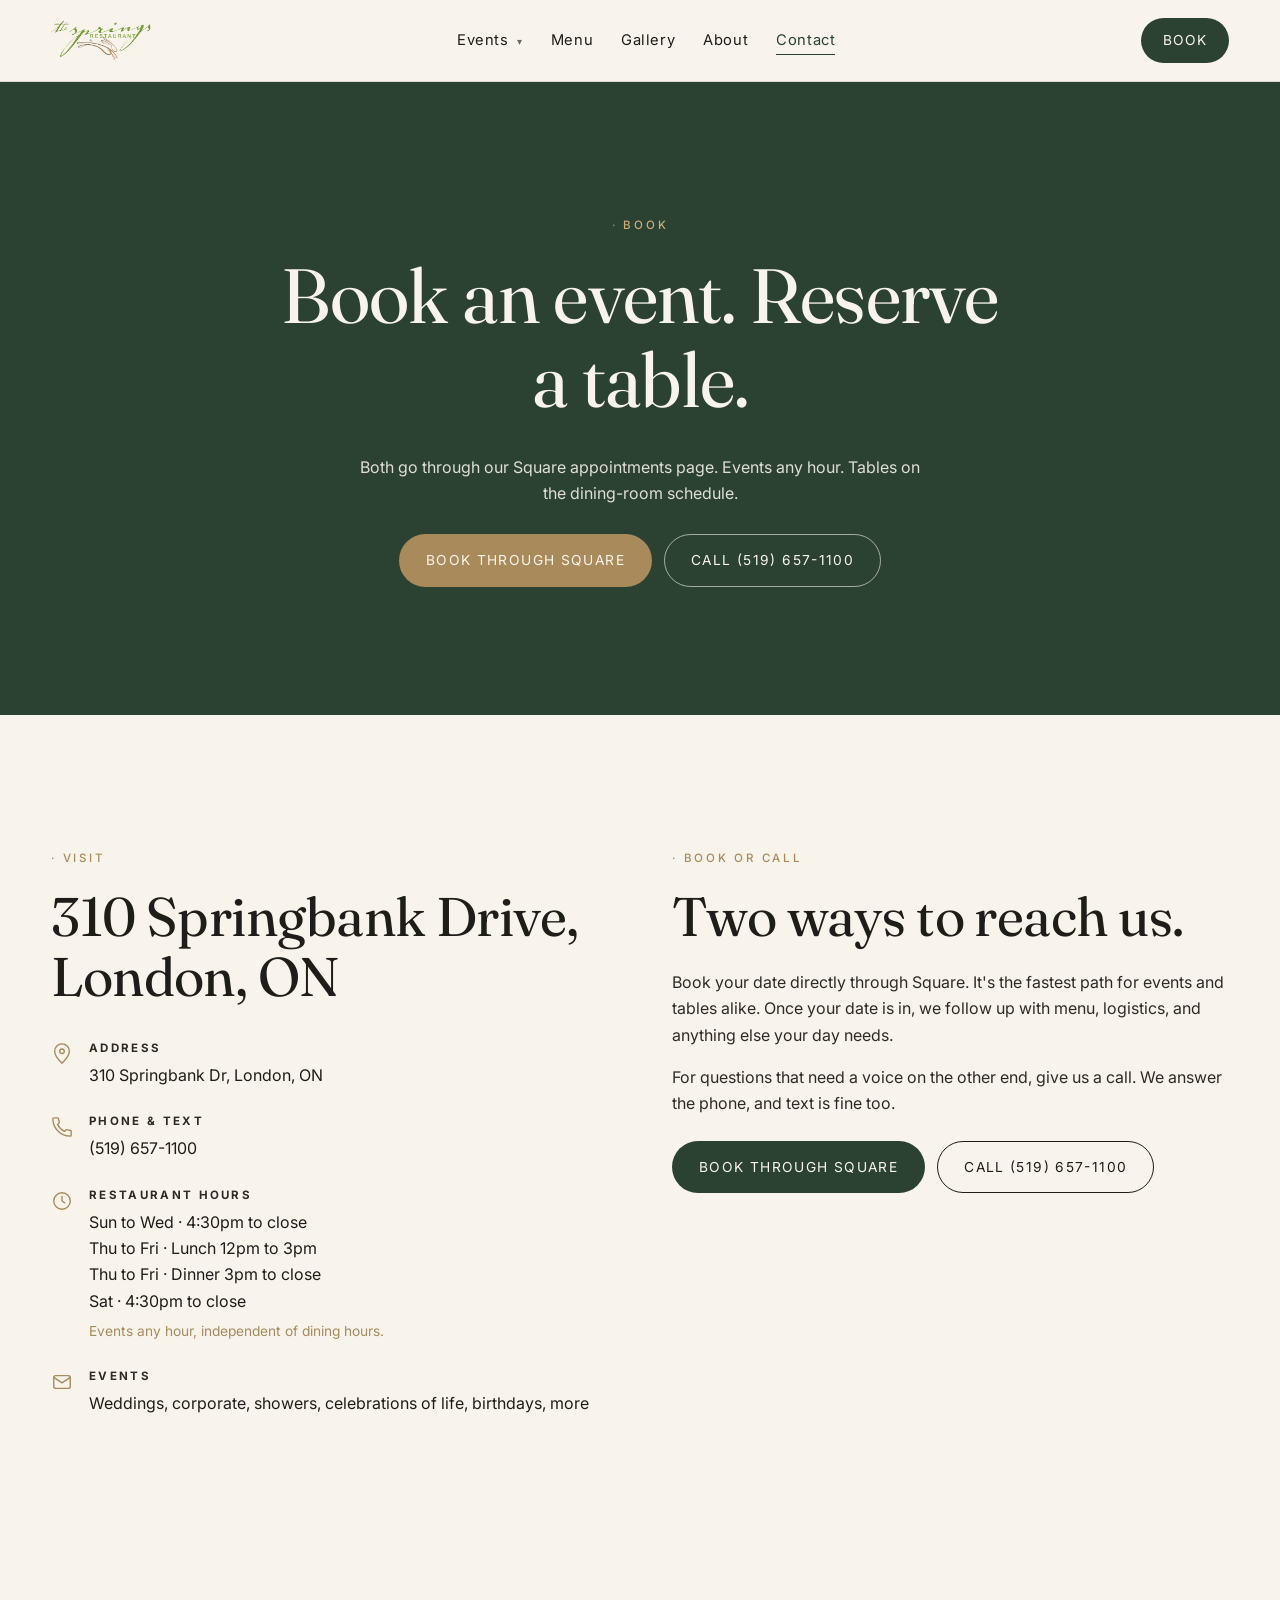
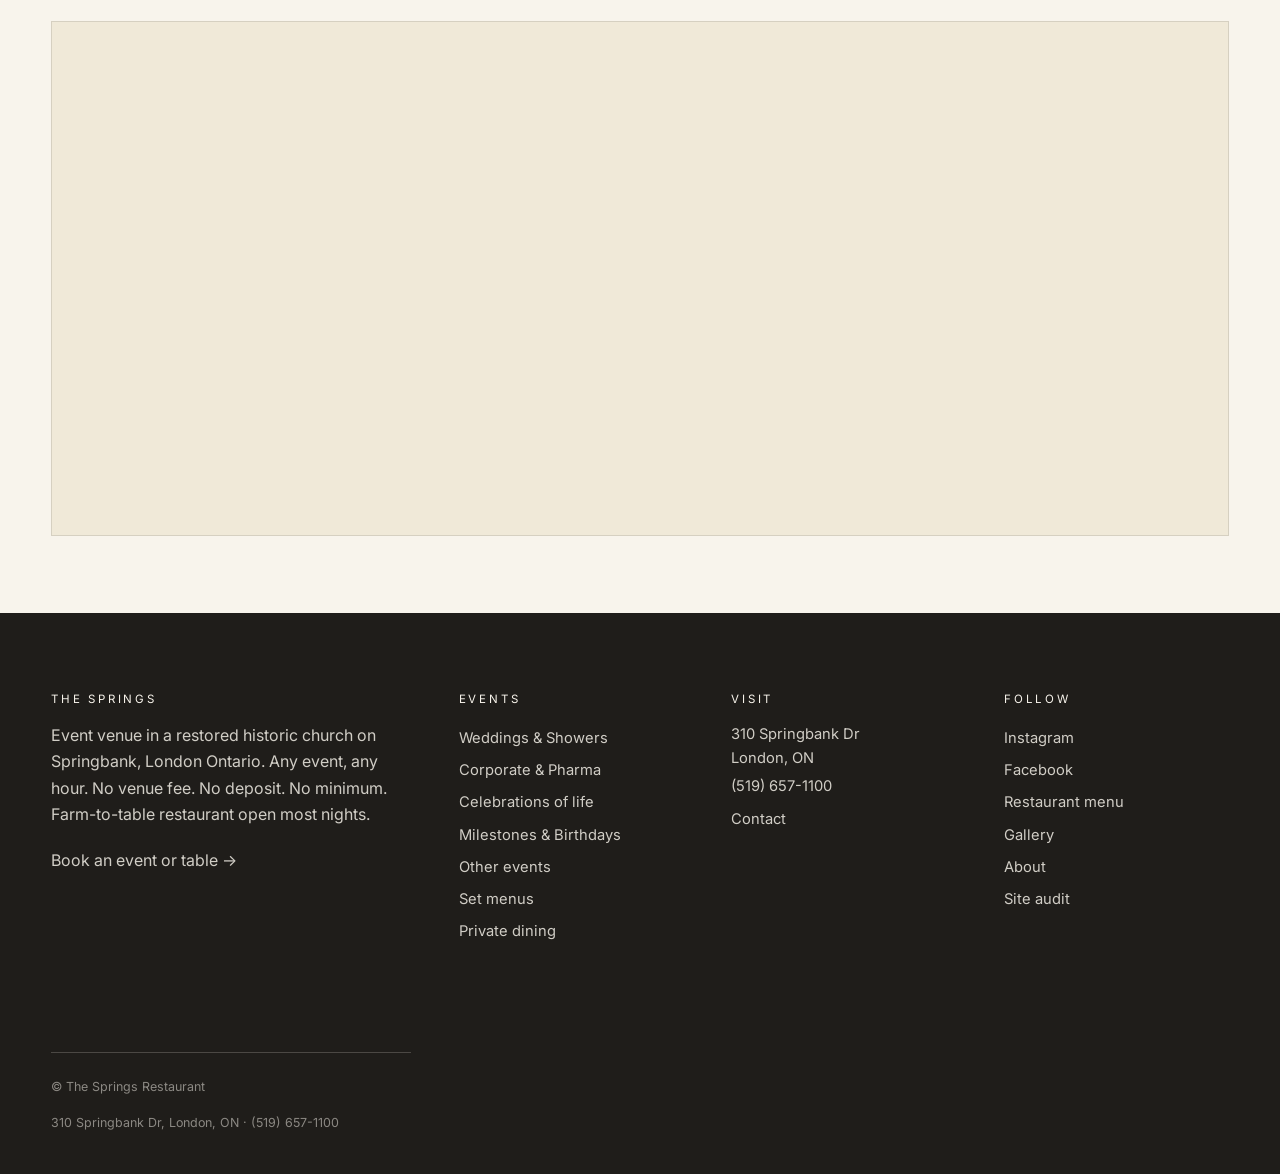
<file: contact.html>
<!DOCTYPE html>
<html lang="en">
<head>
<meta charset="utf-8">
<meta name="viewport" content="width=device-width, initial-scale=1">
<title>Contact The Springs · Events &amp; Reservations · London Ontario</title>
<meta name="description" content="Book events and tables, ask questions, get directions. The Springs event venue and restaurant at 310 Springbank Dr, London ON. (519) 657-1100. Any hour for events.">
<link rel="canonical" href="https://momentumedia.github.io/the-springs-restaurant/contact.html">
<meta property="og:type" content="website">
<meta property="og:url" content="https://momentumedia.github.io/the-springs-restaurant/contact.html">
<meta property="og:title" content="Contact · The Springs · London Ontario">
<meta property="og:description" content="Book events and tables. Call, text, or send a note. 310 Springbank Dr, London ON.">
<meta property="og:image" content="https://momentumedia.github.io/the-springs-restaurant/images/venue/main-venue-2.jpg">
<meta property="og:image:alt" content="The Springs main venue interior.">
<meta property="og:site_name" content="The Springs Restaurant">
<meta name="twitter:card" content="summary_large_image">
<meta name="twitter:title" content="Contact · The Springs · London Ontario">
<meta name="twitter:description" content="Book events and tables. 310 Springbank Dr, London ON.">
<meta name="twitter:image" content="https://momentumedia.github.io/the-springs-restaurant/images/venue/main-venue-2.jpg">
<link rel="icon" type="image/svg+xml" href="favicon.svg">
<link rel="preconnect" href="https://fonts.googleapis.com">
<link rel="preconnect" href="https://fonts.gstatic.com" crossorigin>
<link href="https://fonts.googleapis.com/css2?family=Fraunces:ital,opsz,wght@0,9..144,300;0,9..144,400;0,9..144,500;1,9..144,300;1,9..144,400&family=Inter:wght@300;400;500;600&display=swap" rel="stylesheet">
<link rel="stylesheet" href="css/styles.css">
<script type="application/ld+json">
{
  "@context": "https://schema.org",
  "@type": ["LocalBusiness", "Restaurant", "EventVenue"],
  "name": "The Springs Restaurant",
  "image": "https://momentumedia.github.io/the-springs-restaurant/images/venue/main-venue-2.jpg",
  "url": "https://momentumedia.github.io/the-springs-restaurant/",
  "telephone": "+1-519-657-1100",
  "priceRange": "$$$",
  "acceptsReservations": "True",
  "address": {"@type": "PostalAddress","streetAddress":"310 Springbank Dr","addressLocality":"London","addressRegion":"ON","addressCountry":"CA"},
  "openingHoursSpecification": [
    {"@type": "OpeningHoursSpecification","dayOfWeek":["Sunday","Monday","Tuesday","Wednesday","Saturday"],"opens":"16:30","closes":"23:00","description":"Dining room hours. Private events run any hour."},
    {"@type": "OpeningHoursSpecification","dayOfWeek":["Thursday","Friday"],"opens":"12:00","closes":"15:00","description":"Lunch."},
    {"@type": "OpeningHoursSpecification","dayOfWeek":["Thursday","Friday"],"opens":"15:00","closes":"23:00","description":"Dinner."}
  ],
  "sameAs": ["https://instagram.com/thespringsrestaurant","https://www.facebook.com/profile.php?id=100086305566439"]
}
</script>
</head>
<body>

<header class="site-header">
  <div class="wrap">
    <nav class="nav" aria-label="Primary">
      <a href="index.html" class="nav-brand" aria-label="The Springs · home">
        <img src="images/logo/springs-logo.webp" alt="The Springs" width="140" height="40">
      </a>
      <ul class="nav-links">
        <li class="has-sub">
          <a href="events.html">Events <span class="chev" aria-hidden="true">▾</span></a>
          <ul class="submenu" role="menu">
            <li><a href="events.html">All events</a></li>
            <li><div class="submenu-divider"></div></li>
            <li><a href="weddings.html">Weddings · Showers</a></li>
            <li><a href="corporate-events.html">Corporate · Pharmaceutical</a></li>
            <li><a href="celebration-of-life.html">Celebrations of life</a></li>
            <li><a href="milestones.html">Milestones · Birthdays</a></li>
            <li><a href="other-events.html">Other events</a></li>
            <li><div class="submenu-divider"></div></li>
            <li><a href="set-menus.html">Set menus</a></li>
            <li><a href="private-dining.html">Private dining</a></li>
          </ul>
        </li>
        <li><a href="menu.html">Menu</a></li>
        <li><a href="gallery.html">Gallery</a></li>
        <li><a href="about.html">About</a></li>
        <li><a href="contact.html">Contact</a></li>
      </ul>
      <a href="https://book.squareup.com/appointments/us98yrta83eva6/location/0G40BYAWMQCB0/services?buttonTextColor=ffffff&amp;color=5ea581&amp;locale=en&amp;referrer=so" class="nav-cta" target="_blank" rel="noopener">Book</a>
      <button class="nav-toggle" aria-label="Open menu" aria-expanded="false"><span></span></button>
    </nav>
  </div>
</header>

<main>

<section class="section" style="background: var(--forest); color: var(--ivory);">
  <div class="wrap">
    <div class="reveal text-center" style="max-width: 720px; margin: 0 auto;">
      <span class="eyebrow" style="color: var(--brass-soft);">Book</span>
      <h1 style="color: var(--ivory);">Book an event. Reserve a table.</h1>
      <p style="color: rgba(248,244,236,0.88); max-width: 56ch; margin: 0 auto 28px;">Both go through our Square appointments page. Events any hour. Tables on the dining-room schedule.</p>
      <div style="display: flex; gap: 12px; flex-wrap: wrap; justify-content: center;">
        <a class="btn btn-brass" href="https://book.squareup.com/appointments/us98yrta83eva6/location/0G40BYAWMQCB0/services?buttonTextColor=ffffff&amp;color=5ea581&amp;locale=en&amp;referrer=so" target="_blank" rel="noopener">Book through Square</a>
        <a class="btn btn-ghost" href="tel:15196571100">Call (519) 657-1100</a>
      </div>
    </div>
  </div>
</section>

<section class="section">
  <div class="wrap">
    <div class="contact-grid">
      <div class="reveal">
        <span class="eyebrow">Visit</span>
        <h2>310 Springbank Drive, London, ON</h2>
        <ul class="info-list mt-md">
          <li>
            <svg viewBox="0 0 24 24" fill="none" stroke="currentColor" stroke-width="1.5" stroke-linecap="round" stroke-linejoin="round" width="22" height="22"><path d="M12 22s-8-7.5-8-13a8 8 0 1 1 16 0c0 5.5-8 13-8 13z"/><circle cx="12" cy="9" r="2.5"/></svg>
            <div><strong>Address</strong><a href="https://maps.google.com/?q=310+Springbank+Dr+London+ON" target="_blank" rel="noopener">310 Springbank Dr, London, ON</a></div>
          </li>
          <li>
            <svg viewBox="0 0 24 24" fill="none" stroke="currentColor" stroke-width="1.5" stroke-linecap="round" stroke-linejoin="round" width="22" height="22"><path d="M22 16.92V21a1 1 0 0 1-1.1 1A19 19 0 0 1 2 3.1 1 1 0 0 1 3 2h4.08a1 1 0 0 1 1 .75l1 3.77a1 1 0 0 1-.29 1L7.2 9.2a16 16 0 0 0 7.6 7.6l1.7-1.7a1 1 0 0 1 1-.24l3.77 1a1 1 0 0 1 .73 1z"/></svg>
            <div><strong>Phone &amp; text</strong><a href="tel:15196571100">(519) 657-1100</a></div>
          </li>
          <li>
            <svg viewBox="0 0 24 24" fill="none" stroke="currentColor" stroke-width="1.5" stroke-linecap="round" stroke-linejoin="round" width="22" height="22"><circle cx="12" cy="12" r="9"/><polyline points="12 7 12 12 15 14"/></svg>
            <div>
              <strong>Restaurant hours</strong>
              <div>Sun to Wed · 4:30pm to close</div>
              <div>Thu to Fri · Lunch 12pm to 3pm</div>
              <div>Thu to Fri · Dinner 3pm to close</div>
              <div>Sat · 4:30pm to close</div>
              <div style="margin-top: 6px; color: var(--brass); font-size: 0.86rem;">Events any hour, independent of dining hours.</div>
            </div>
          </li>
          <li>
            <svg viewBox="0 0 24 24" fill="none" stroke="currentColor" stroke-width="1.5" stroke-linecap="round" stroke-linejoin="round" width="22" height="22"><rect x="3" y="5" width="18" height="14" rx="2"/><path d="M3 7l9 6 9-6"/></svg>
            <div><strong>Events</strong><a href="events.html">Weddings, corporate, showers, celebrations of life, birthdays, more</a></div>
          </li>
        </ul>
      </div>

      <div class="reveal" data-delay="1">
        <span class="eyebrow">Book or call</span>
        <h2>Two ways to reach us.</h2>
        <p style="color: var(--charcoal-soft);">Book your date directly through Square. It's the fastest path for events and tables alike. Once your date is in, we follow up with menu, logistics, and anything else your day needs.</p>
        <p style="color: var(--charcoal-soft);">For questions that need a voice on the other end, give us a call. We answer the phone, and text is fine too.</p>
        <div style="display: flex; gap: 12px; flex-wrap: wrap; margin-top: 24px;">
          <a class="btn btn-primary" href="https://book.squareup.com/appointments/us98yrta83eva6/location/0G40BYAWMQCB0/services?buttonTextColor=ffffff&amp;color=5ea581&amp;locale=en&amp;referrer=so" target="_blank" rel="noopener">Book through Square</a>
          <a class="btn btn-outline" href="tel:15196571100">Call (519) 657-1100</a>
        </div>
      </div>
    </div>
  </div>
</section>

<section class="section-tight">
  <div class="wrap">
    <div class="map-embed reveal">
      <iframe
        title="Map to The Springs Restaurant"
        loading="lazy"
        src="https://www.google.com/maps?q=310+Springbank+Dr+London+ON&output=embed">
      </iframe>
    </div>
  </div>
</section>

</main>

<footer class="site-footer">
  <div class="wrap">
    <div class="brand-block">
      <h4>The Springs</h4>
      <p>Event venue in a restored historic church on Springbank, London Ontario. Any event, any hour. No venue fee. No deposit. No minimum. Farm-to-table restaurant open most nights.</p>
      <p><a href="https://book.squareup.com/appointments/us98yrta83eva6/location/0G40BYAWMQCB0/services?buttonTextColor=ffffff&amp;color=5ea581&amp;locale=en&amp;referrer=so" target="_blank" rel="noopener">Book an event or table →</a></p>
    </div>
    <div>
      <h4>Events</h4>
      <ul>
        <li><a href="weddings.html">Weddings &amp; Showers</a></li>
        <li><a href="corporate-events.html">Corporate &amp; Pharma</a></li>
        <li><a href="celebration-of-life.html">Celebrations of life</a></li>
        <li><a href="milestones.html">Milestones &amp; Birthdays</a></li>
        <li><a href="other-events.html">Other events</a></li>
        <li><a href="set-menus.html">Set menus</a></li>
        <li><a href="private-dining.html">Private dining</a></li>
      </ul>
    </div>
    <div>
      <h4>Visit</h4>
      <ul>
        <li>310 Springbank Dr</li>
        <li>London, ON</li>
        <li><a href="tel:15196571100">(519) 657-1100</a></li>
        <li><a href="contact.html">Contact</a></li>
      </ul>
    </div>
    <div>
      <h4>Follow</h4>
      <ul>
        <li><a href="https://instagram.com/thespringsrestaurant" target="_blank" rel="noopener">Instagram</a></li>
        <li><a href="https://www.facebook.com/profile.php?id=100086305566439" target="_blank" rel="noopener">Facebook</a></li>
        <li><a href="menu.html">Restaurant menu</a></li>
        <li><a href="gallery.html">Gallery</a></li>
        <li><a href="about.html">About</a></li>
        <li><a href="audit.html">Site audit</a></li>
      </ul>
    </div>
    <div class="footer-bottom">
      <span>© The Springs Restaurant</span>
      <span>310 Springbank Dr, London, ON · (519) 657-1100</span>
    </div>
  </div>
</footer>

<script src="js/main.js" defer></script>
</body>
</html>
</file>
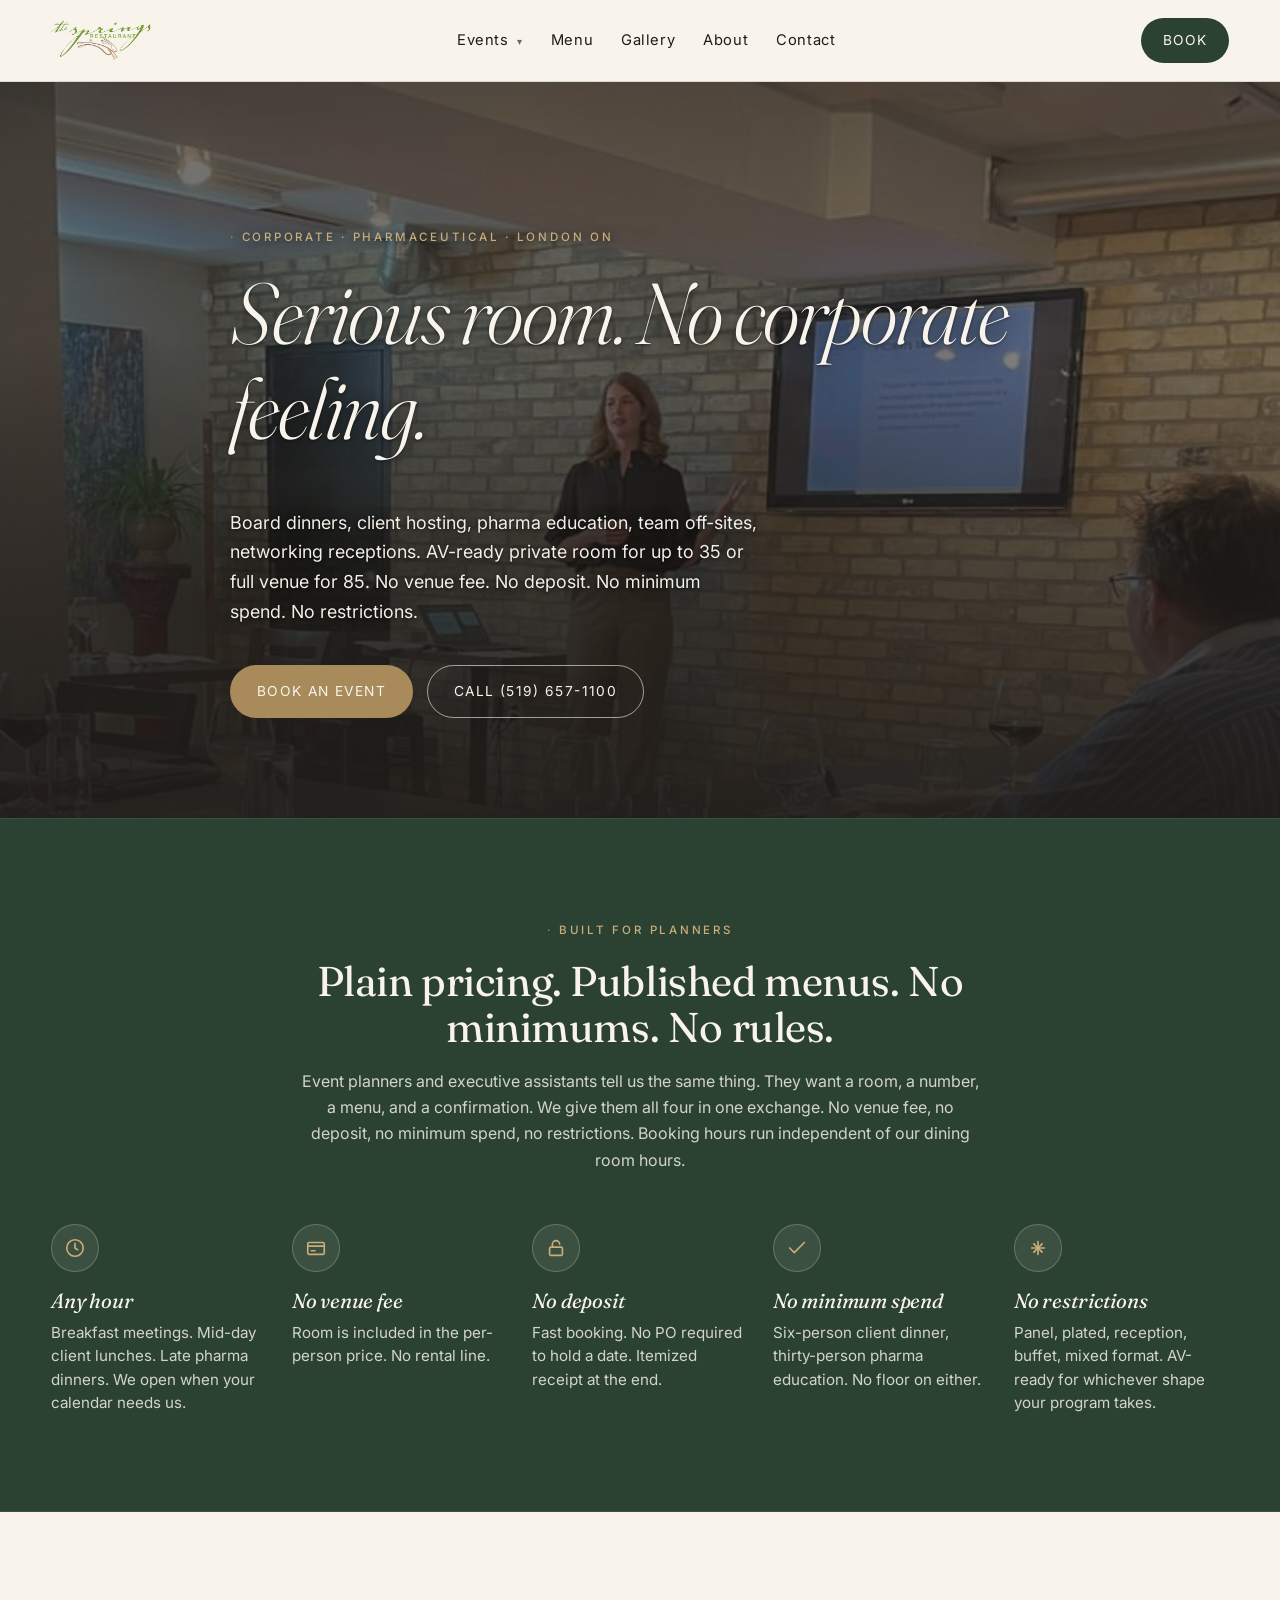
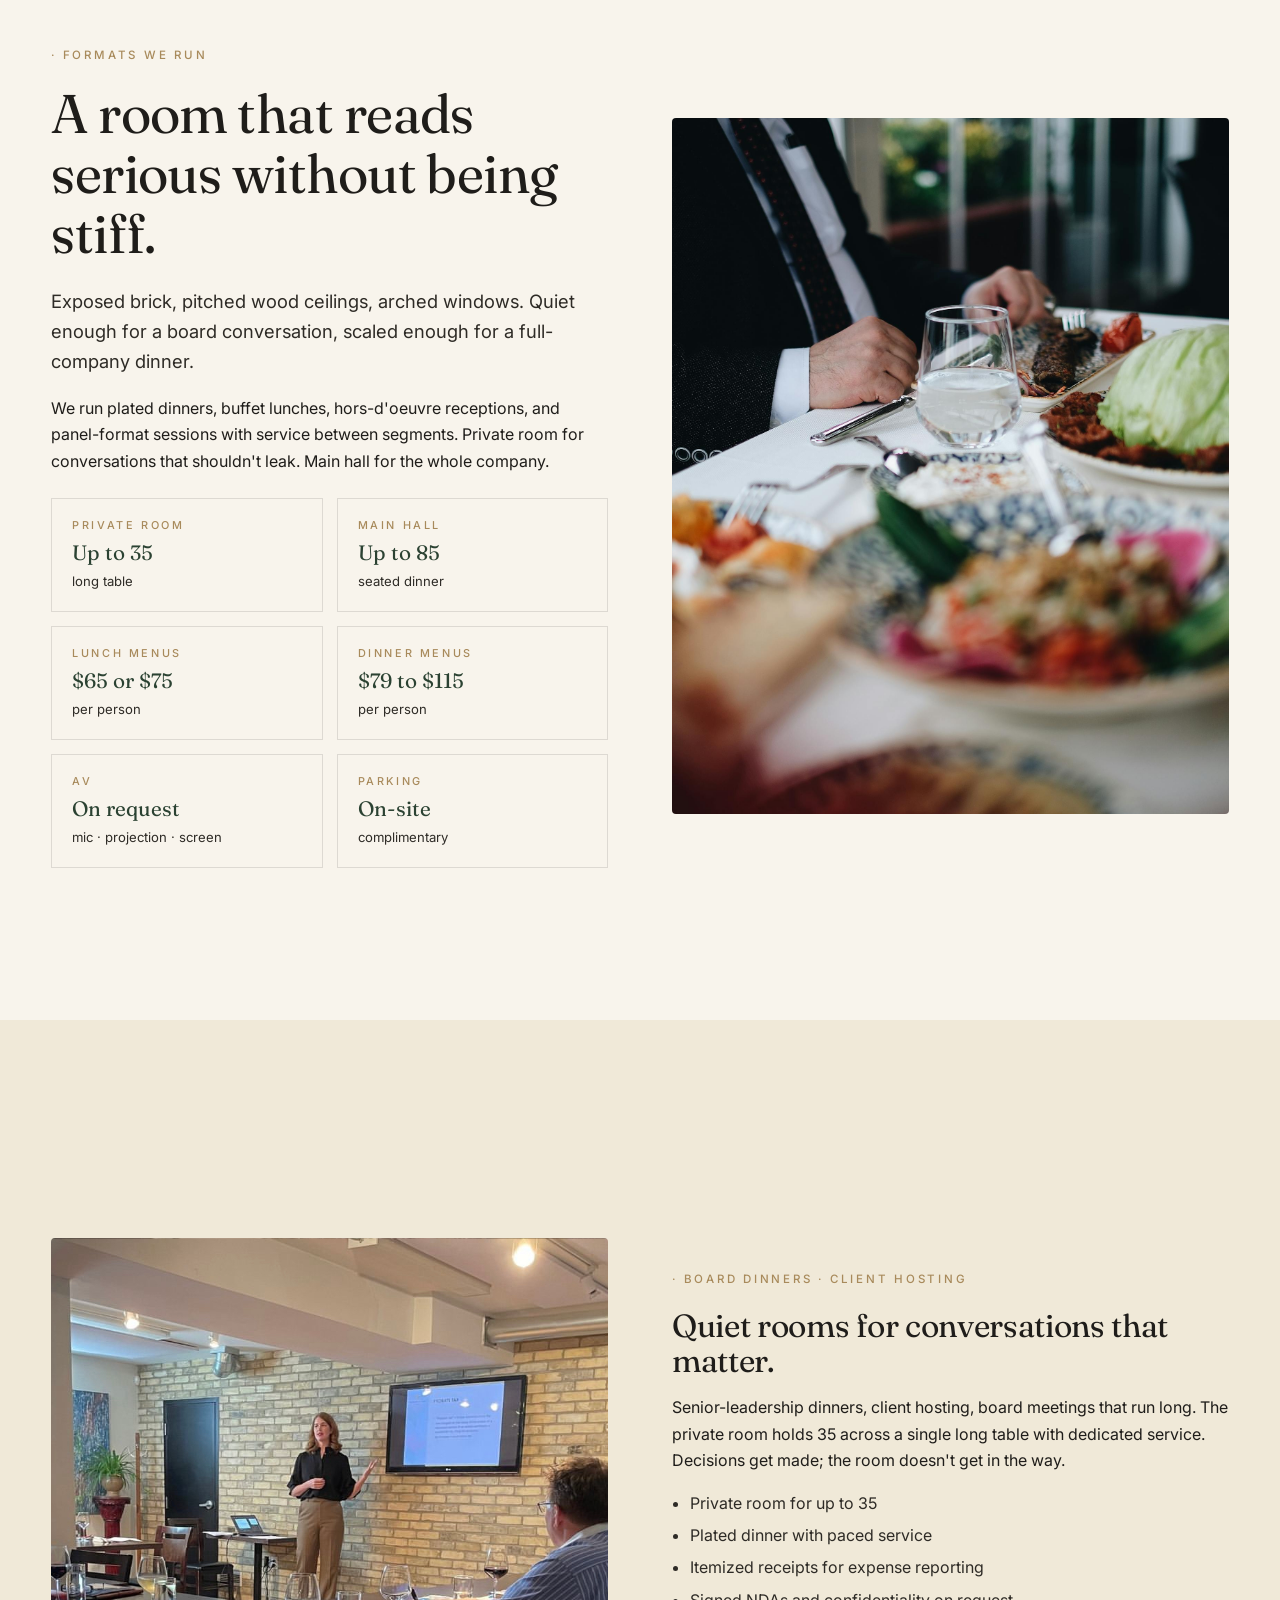
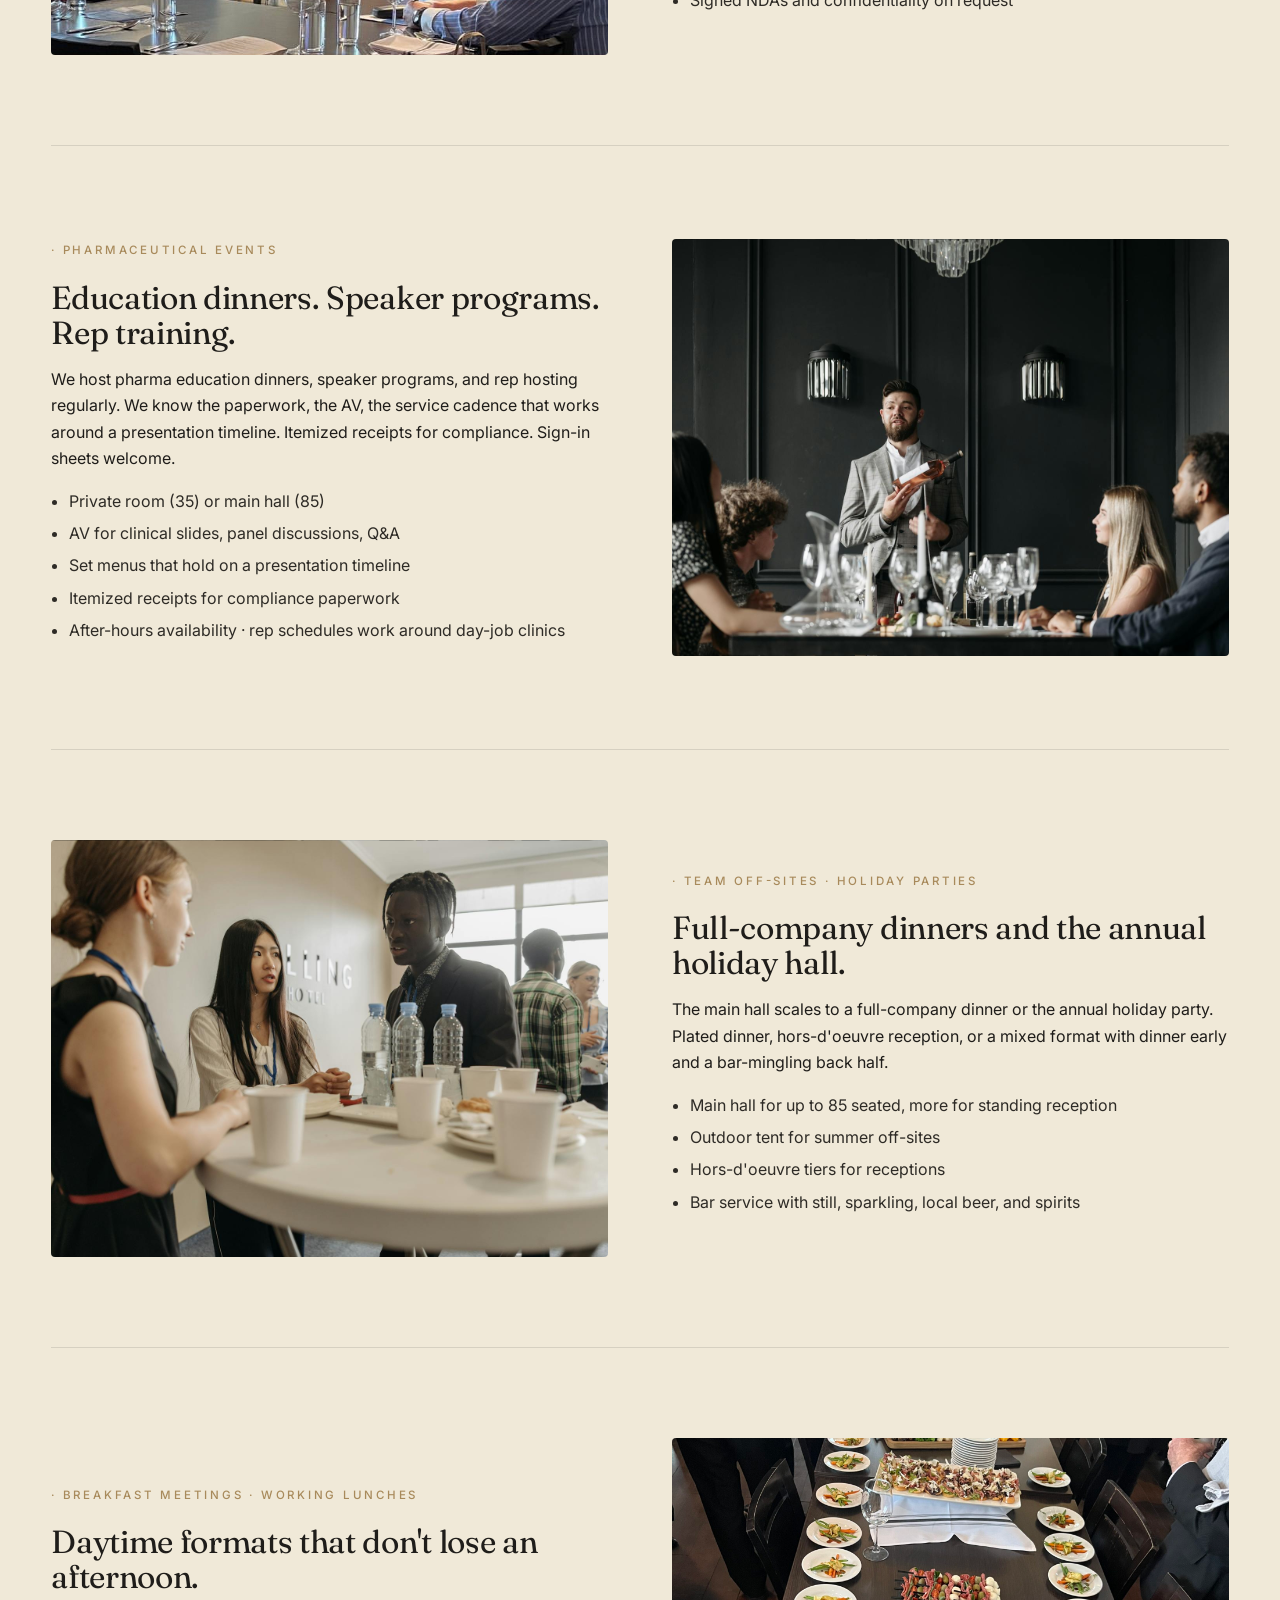
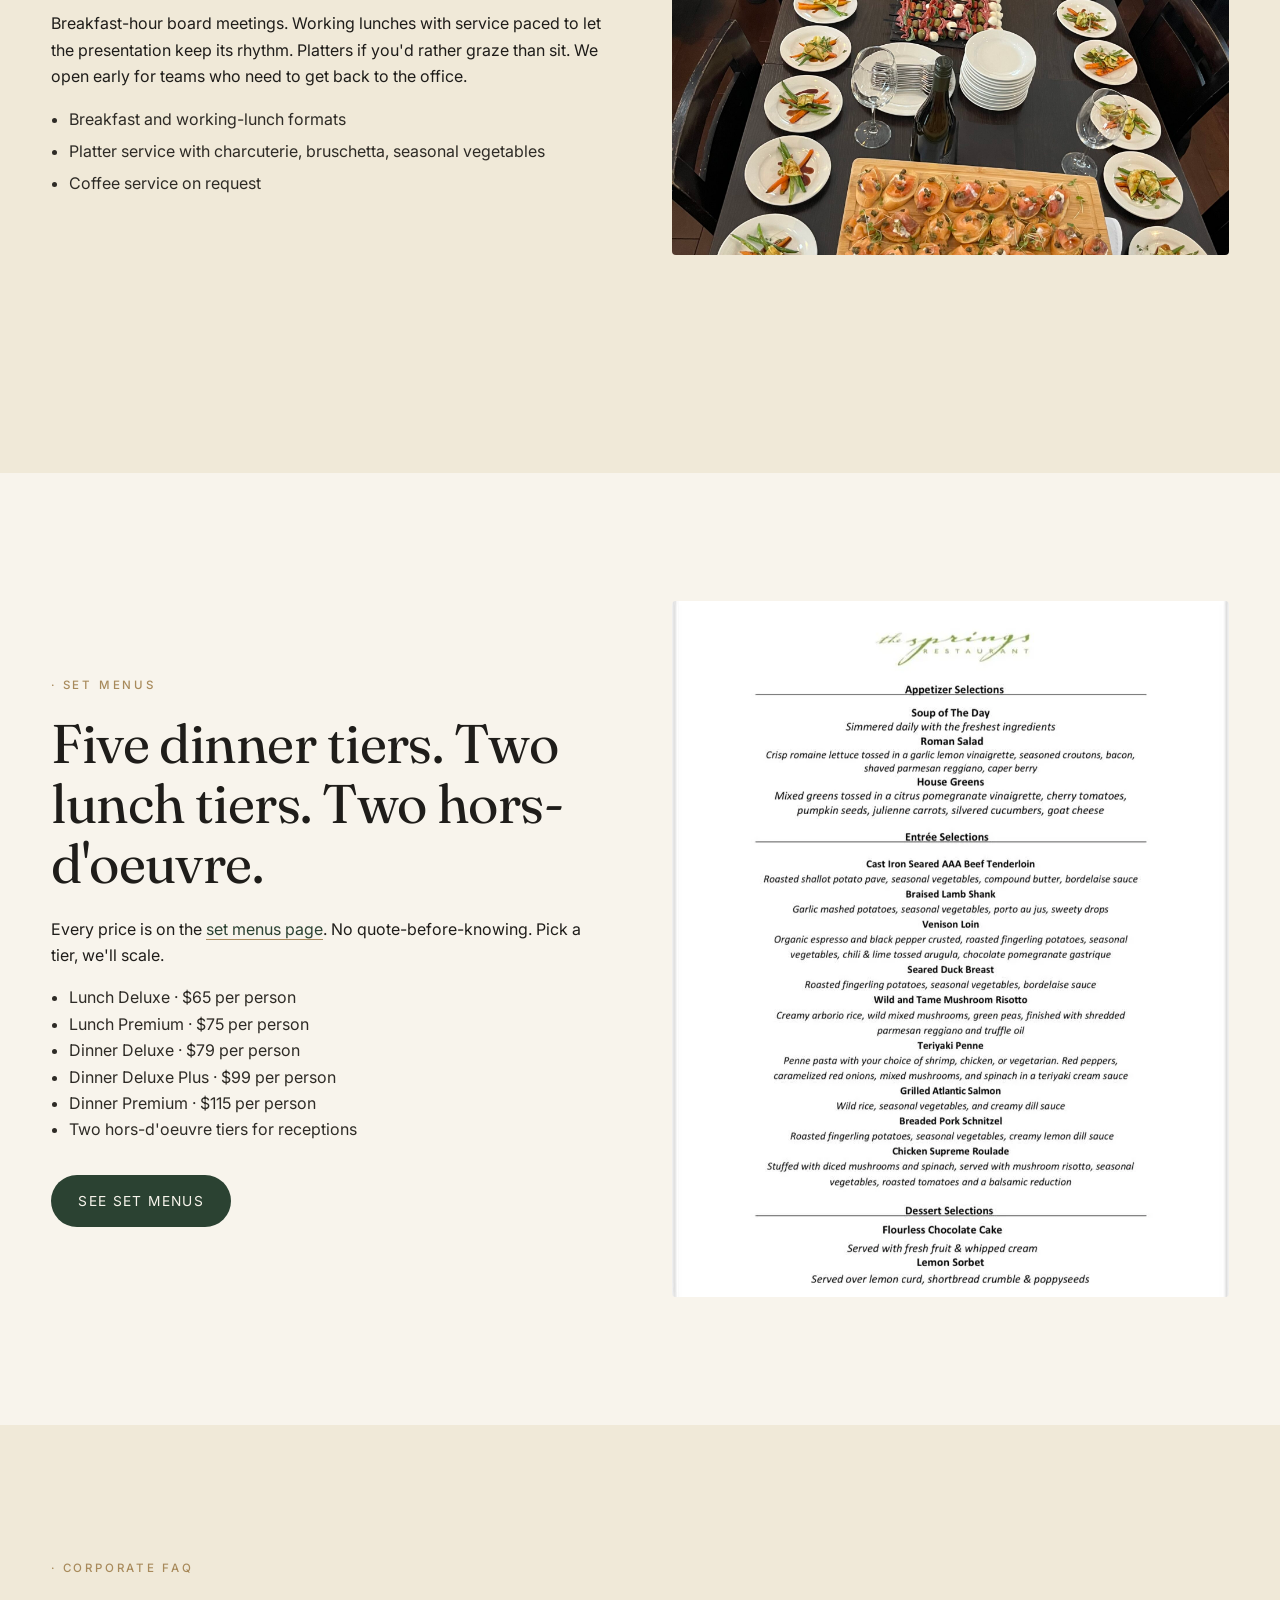
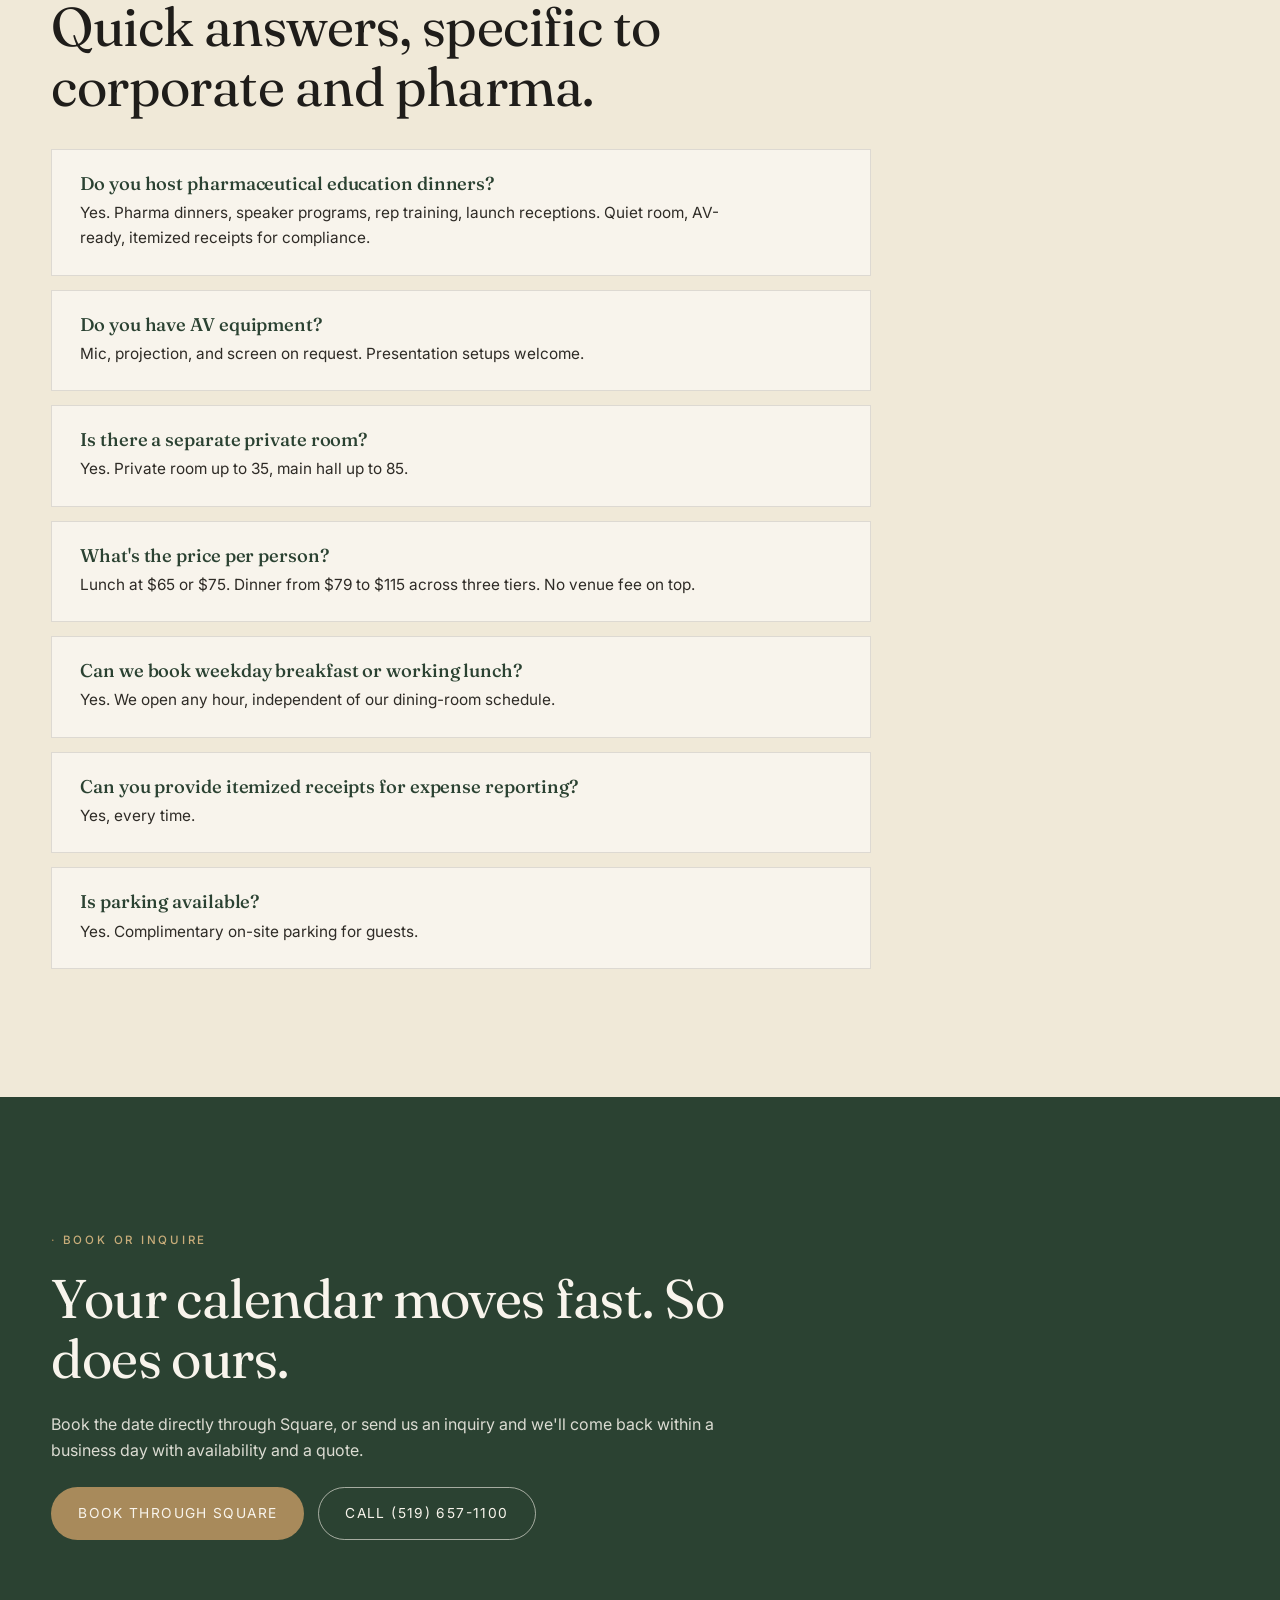
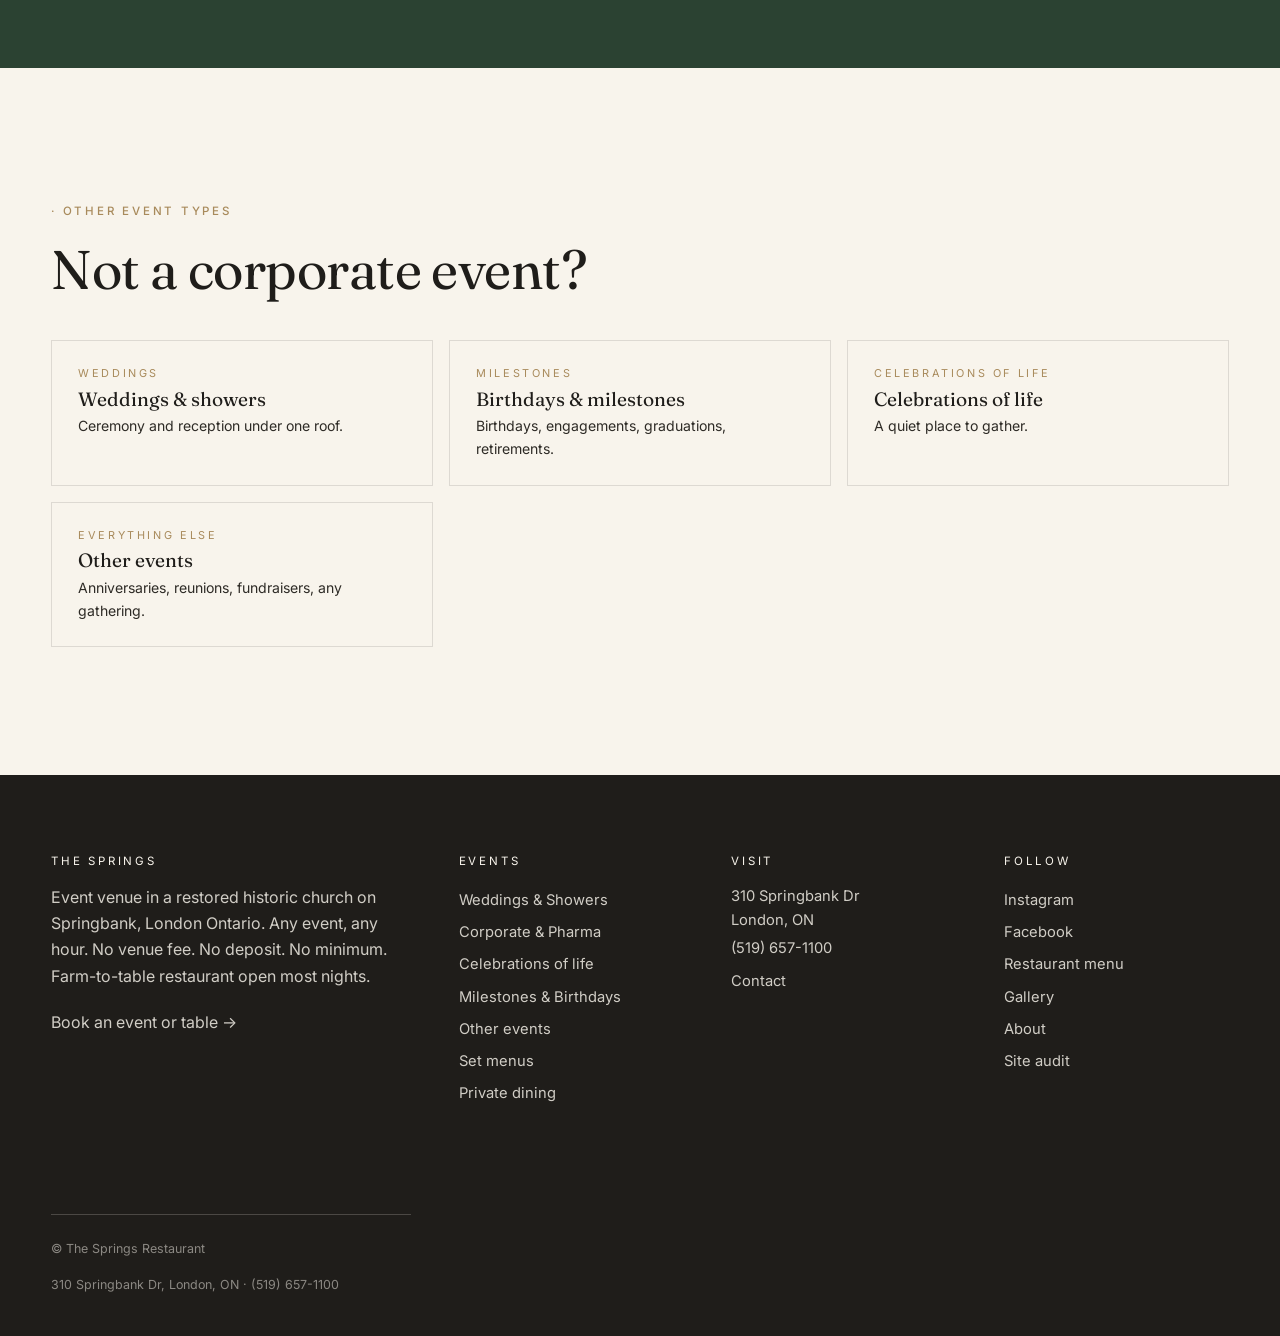
<file: corporate-events.html>
<!DOCTYPE html>
<html lang="en">
<head>
<meta charset="utf-8">
<meta name="viewport" content="width=device-width, initial-scale=1">
<title>Corporate &amp; Pharmaceutical Event Venue · London Ontario · The Springs</title>
<meta name="description" content="Corporate event venue in London, Ontario for board dinners, pharmaceutical education, client hosting, and team off-sites. AV-ready, quiet private room, on-site parking. No venue fee. No deposit. No minimum. No restrictions.">
<link rel="canonical" href="https://momentumedia.github.io/the-springs-restaurant/corporate-events.html">
<meta property="og:type" content="website">
<meta property="og:url" content="https://momentumedia.github.io/the-springs-restaurant/corporate-events.html">
<meta property="og:title" content="Corporate &amp; pharmaceutical event venue · London Ontario">
<meta property="og:description" content="Board dinners, pharma education, team off-sites. AV-ready. Quiet room. No venue fee.">
<meta property="og:image" content="https://momentumedia.github.io/the-springs-restaurant/images/events/corporate-presentation.jpg">
<meta property="og:image:alt" content="A corporate presentation room set at The Springs for a business dinner.">
<meta property="og:site_name" content="The Springs Restaurant">
<meta name="twitter:card" content="summary_large_image">
<meta name="twitter:title" content="Corporate events · London Ontario · The Springs">
<meta name="twitter:description" content="Board dinners, pharma education, client hosting. AV-ready. No venue fee.">
<meta name="twitter:image" content="https://momentumedia.github.io/the-springs-restaurant/images/events/corporate-presentation.jpg">
<link rel="icon" type="image/svg+xml" href="favicon.svg">
<link rel="preconnect" href="https://fonts.googleapis.com">
<link rel="preconnect" href="https://fonts.gstatic.com" crossorigin>
<link href="https://fonts.googleapis.com/css2?family=Fraunces:ital,opsz,wght@0,9..144,300;0,9..144,400;0,9..144,500;1,9..144,300;1,9..144,400&family=Inter:wght@300;400;500;600&display=swap" rel="stylesheet">
<link rel="stylesheet" href="css/styles.css">
<script type="application/ld+json">
{
  "@context": "https://schema.org",
  "@graph": [
    {
      "@type": "Service",
      "serviceType": "Corporate event venue",
      "name": "Corporate &amp; pharmaceutical event venue at The Springs",
      "description": "Corporate and pharmaceutical event venue in London, Ontario. Board dinners, pharma education and speaker programs, client hosting, team off-sites, networking receptions. AV-ready, private room for up to 35 or full venue for up to 85. No venue fee, no deposit, no minimum spend.",
      "provider": {
        "@type": "EventVenue",
        "name": "The Springs Restaurant",
        "url": "https://momentumedia.github.io/the-springs-restaurant/",
        "telephone": "+1-519-657-1100",
        "address": {"@type": "PostalAddress","streetAddress":"310 Springbank Dr","addressLocality":"London","addressRegion":"ON","addressCountry":"CA"}
      },
      "areaServed": {"@type": "City", "name": "London, Ontario"},
      "offers": {
        "@type": "AggregateOffer",
        "lowPrice": "65",
        "highPrice": "115",
        "priceCurrency": "CAD",
        "offerCount": 5,
        "description": "Set menus per person. Lunch from $65. Dinner from $79 to $115."
      }
    },
    {
      "@type": "BreadcrumbList",
      "itemListElement": [
        {"@type": "ListItem", "position": 1, "name": "Home", "item": "https://momentumedia.github.io/the-springs-restaurant/"},
        {"@type": "ListItem", "position": 2, "name": "Events", "item": "https://momentumedia.github.io/the-springs-restaurant/events.html"},
        {"@type": "ListItem", "position": 3, "name": "Corporate Events", "item": "https://momentumedia.github.io/the-springs-restaurant/corporate-events.html"}
      ]
    },
    {
      "@type": "FAQPage",
      "mainEntity": [
        {"@type": "Question", "name": "Do you host pharmaceutical education dinners?", "acceptedAnswer": {"@type": "Answer", "text": "Yes. We host pharma education dinners, speaker programs, rep training, and launch receptions regularly. Quiet room, AV-ready, clear sightlines, easy parking, itemized receipts for compliance."}},
        {"@type": "Question", "name": "Do you have AV equipment for presentations?", "acceptedAnswer": {"@type": "Answer", "text": "Yes. Microphone, projection, and screen available on request. Presentation setups welcome."}},
        {"@type": "Question", "name": "Is there a separate private room for corporate dinners?", "acceptedAnswer": {"@type": "Answer", "text": "Yes. A dedicated private room holds up to 35. The main hall seats up to 85 for larger company events."}},
        {"@type": "Question", "name": "What are your corporate event prices?", "acceptedAnswer": {"@type": "Answer", "text": "Lunch set menus at $65 or $75 per person. Dinner tiers from $79 to $115 per person. Hors-d'oeuvre service priced separately. No venue fee added."}},
        {"@type": "Question", "name": "Can we book weekday lunches?", "acceptedAnswer": {"@type": "Answer", "text": "Yes. Weekday lunch slots are available. For private events we open any hour, independent of our walk-in dining room hours."}},
        {"@type": "Question", "name": "Can you provide itemized receipts for expense reporting?", "acceptedAnswer": {"@type": "Answer", "text": "Yes. Itemized receipts on request for expense reports and compliance paperwork."}}
      ]
    }
  ]
}
</script>
</head>
<body>

<header class="site-header">
  <div class="wrap">
    <nav class="nav" aria-label="Primary">
      <a href="index.html" class="nav-brand" aria-label="The Springs · home">
        <img src="images/logo/springs-logo.webp" alt="The Springs" width="140" height="40">
      </a>
      <ul class="nav-links">
        <li class="has-sub">
          <a href="events.html">Events <span class="chev" aria-hidden="true">▾</span></a>
          <ul class="submenu" role="menu">
            <li><a href="events.html">All events</a></li>
            <li><div class="submenu-divider"></div></li>
            <li><a href="weddings.html">Weddings · Showers</a></li>
            <li><a href="corporate-events.html">Corporate · Pharmaceutical</a></li>
            <li><a href="celebration-of-life.html">Celebrations of life</a></li>
            <li><a href="milestones.html">Milestones · Birthdays</a></li>
            <li><a href="other-events.html">Other events</a></li>
            <li><div class="submenu-divider"></div></li>
            <li><a href="set-menus.html">Set menus</a></li>
            <li><a href="private-dining.html">Private dining</a></li>
          </ul>
        </li>
        <li><a href="menu.html">Menu</a></li>
        <li><a href="gallery.html">Gallery</a></li>
        <li><a href="about.html">About</a></li>
        <li><a href="contact.html">Contact</a></li>
      </ul>
      <a href="https://book.squareup.com/appointments/us98yrta83eva6/location/0G40BYAWMQCB0/services?buttonTextColor=ffffff&amp;color=5ea581&amp;locale=en&amp;referrer=so" class="nav-cta" target="_blank" rel="noopener">Book</a>
      <button class="nav-toggle" aria-label="Open menu" aria-expanded="false"><span></span></button>
    </nav>
  </div>
</header>

<main>

<section class="hero hero-mid hero-darker">
  <div class="hero-media" style="background-image: url('images/events/corporate-presentation.jpg');"></div>
  <div class="wrap">
    <div class="hero-inner">
      <span class="eyebrow reveal">Corporate · pharmaceutical · London ON</span>
      <h1 class="reveal" data-delay="1">Serious room. No corporate feeling.</h1>
      <p class="hero-sub reveal" data-delay="2">Board dinners, client hosting, pharma education, team off-sites, networking receptions. AV-ready private room for up to 35 or full venue for 85. No venue fee. No deposit. No minimum spend. No restrictions.</p>
      <div class="hero-ctas reveal" data-delay="3">
        <a class="btn btn-brass" href="https://book.squareup.com/appointments/us98yrta83eva6/location/0G40BYAWMQCB0/services?buttonTextColor=ffffff&amp;color=5ea581&amp;locale=en&amp;referrer=so" target="_blank" rel="noopener">Book an event</a>
        <a class="btn btn-ghost" href="tel:15196571100">Call (519) 657-1100</a>
      </div>
    </div>
  </div>
</section>

<section class="usp-band">
  <div class="wrap">
    <div class="usp-heading reveal">
      <span class="eyebrow">Built for planners</span>
      <h2>Plain pricing. Published menus. No minimums. No rules.</h2>
      <p>Event planners and executive assistants tell us the same thing. They want a room, a number, a menu, and a confirmation. We give them all four in one exchange. No venue fee, no deposit, no minimum spend, no restrictions. Booking hours run independent of our dining room hours.</p>
    </div>
    <ul class="usp-grid">
      <li class="reveal">
        <span class="usp-icon" aria-hidden="true"><svg viewBox="0 0 24 24" fill="none" stroke="currentColor" stroke-width="1.8" stroke-linecap="round" stroke-linejoin="round"><circle cx="12" cy="12" r="9"/><path d="M12 7v5l3 2"/></svg></span>
        <h3>Any hour</h3>
        <p>Breakfast meetings. Mid-day client lunches. Late pharma dinners. We open when your calendar needs us.</p>
      </li>
      <li class="reveal" data-delay="1">
        <span class="usp-icon" aria-hidden="true"><svg viewBox="0 0 24 24" fill="none" stroke="currentColor" stroke-width="1.8" stroke-linecap="round" stroke-linejoin="round"><rect x="3" y="6" width="18" height="13" rx="1.5"/><path d="M3 10h18"/><path d="M7 15h4"/></svg></span>
        <h3>No venue fee</h3>
        <p>Room is included in the per-person price. No rental line.</p>
      </li>
      <li class="reveal" data-delay="2">
        <span class="usp-icon" aria-hidden="true"><svg viewBox="0 0 24 24" fill="none" stroke="currentColor" stroke-width="1.8" stroke-linecap="round" stroke-linejoin="round"><rect x="5" y="11" width="14" height="9" rx="1.5"/><path d="M8 11V8a4 4 0 0 1 8 0"/></svg></span>
        <h3>No deposit</h3>
        <p>Fast booking. No PO required to hold a date. Itemized receipt at the end.</p>
      </li>
      <li class="reveal" data-delay="3">
        <span class="usp-icon" aria-hidden="true"><svg viewBox="0 0 24 24" fill="none" stroke="currentColor" stroke-width="1.8" stroke-linecap="round" stroke-linejoin="round"><path d="M4 12l5 5L20 6"/></svg></span>
        <h3>No minimum spend</h3>
        <p>Six-person client dinner, thirty-person pharma education. No floor on either.</p>
      </li>
      <li class="reveal" data-delay="3">
        <span class="usp-icon" aria-hidden="true"><svg viewBox="0 0 24 24" fill="none" stroke="currentColor" stroke-width="1.8" stroke-linecap="round" stroke-linejoin="round"><path d="M12 5v14M5 12h14"/><path d="M7.5 7.5l9 9M16.5 7.5l-9 9"/></svg></span>
        <h3>No restrictions</h3>
        <p>Panel, plated, reception, buffet, mixed format. AV-ready for whichever shape your program takes.</p>
      </li>
    </ul>
  </div>
</section>

<section class="section">
  <div class="wrap">
    <div class="split">
      <div class="reveal">
        <span class="eyebrow">Formats we run</span>
        <h2>A room that reads serious without being stiff.</h2>
        <p class="lede">Exposed brick, pitched wood ceilings, arched windows. Quiet enough for a board conversation, scaled enough for a full-company dinner.</p>
        <p>We run plated dinners, buffet lunches, hors-d'oeuvre receptions, and panel-format sessions with service between segments. Private room for conversations that shouldn't leak. Main hall for the whole company.</p>
        <ul class="spec-grid" aria-label="Corporate venue specs">
          <li><span class="label">Private room</span><span class="value">Up to 35</span><span class="value-sub">long table</span></li>
          <li><span class="label">Main hall</span><span class="value">Up to 85</span><span class="value-sub">seated dinner</span></li>
          <li><span class="label">Lunch menus</span><span class="value">$65 or $75</span><span class="value-sub">per person</span></li>
          <li><span class="label">Dinner menus</span><span class="value">$79 to $115</span><span class="value-sub">per person</span></li>
          <li><span class="label">AV</span><span class="value">On request</span><span class="value-sub">mic · projection · screen</span></li>
          <li><span class="label">Parking</span><span class="value">On-site</span><span class="value-sub">complimentary</span></li>
        </ul>
      </div>
      <div class="split-media reveal" data-delay="1">
        <img src="images/stock/corporate/business-dinner.jpg" alt="A formal business dinner table setting with elegant plating and glassware.">
      </div>
    </div>
  </div>
</section>

<section class="section" style="background: var(--ivory-warm);">
  <div class="wrap">
    <div class="event-section" id="corporate">
      <div class="event-media reveal" style="background-image: url('images/events/corporate-presentation.jpg');"></div>
      <div class="event-copy reveal" data-delay="1">
        <span class="eyebrow">Board dinners · client hosting</span>
        <h3>Quiet rooms for conversations that matter.</h3>
        <p>Senior-leadership dinners, client hosting, board meetings that run long. The private room holds 35 across a single long table with dedicated service. Decisions get made; the room doesn't get in the way.</p>
        <ul>
          <li>Private room for up to 35</li>
          <li>Plated dinner with paced service</li>
          <li>Itemized receipts for expense reporting</li>
          <li>Signed NDAs and confidentiality on request</li>
        </ul>
      </div>
    </div>
    <div class="event-section flip" id="pharmaceutical">
      <div class="event-media reveal" style="background-image: url('images/stock/corporate/pharma-dinner.jpg');"></div>
      <div class="event-copy reveal" data-delay="1">
        <span class="eyebrow">Pharmaceutical events</span>
        <h3>Education dinners. Speaker programs. Rep training.</h3>
        <p>We host pharma education dinners, speaker programs, and rep hosting regularly. We know the paperwork, the AV, the service cadence that works around a presentation timeline. Itemized receipts for compliance. Sign-in sheets welcome.</p>
        <ul>
          <li>Private room (35) or main hall (85)</li>
          <li>AV for clinical slides, panel discussions, Q&amp;A</li>
          <li>Set menus that hold on a presentation timeline</li>
          <li>Itemized receipts for compliance paperwork</li>
          <li>After-hours availability · rep schedules work around day-job clinics</li>
        </ul>
      </div>
    </div>
    <div class="event-section" id="team-events">
      <div class="event-media reveal" style="background-image: url('images/stock/corporate/networking.jpg');"></div>
      <div class="event-copy reveal" data-delay="1">
        <span class="eyebrow">Team off-sites · holiday parties</span>
        <h3>Full-company dinners and the annual holiday hall.</h3>
        <p>The main hall scales to a full-company dinner or the annual holiday party. Plated dinner, hors-d'oeuvre reception, or a mixed format with dinner early and a bar-mingling back half.</p>
        <ul>
          <li>Main hall for up to 85 seated, more for standing reception</li>
          <li>Outdoor tent for summer off-sites</li>
          <li>Hors-d'oeuvre tiers for receptions</li>
          <li>Bar service with still, sparkling, local beer, and spirits</li>
        </ul>
      </div>
    </div>
    <div class="event-section flip" id="breakfast-lunch">
      <div class="event-media reveal" style="background-image: url('images/platters/bruschetta-antipasto.jpg');"></div>
      <div class="event-copy reveal" data-delay="1">
        <span class="eyebrow">Breakfast meetings · working lunches</span>
        <h3>Daytime formats that don't lose an afternoon.</h3>
        <p>Breakfast-hour board meetings. Working lunches with service paced to let the presentation keep its rhythm. Platters if you'd rather graze than sit. We open early for teams who need to get back to the office.</p>
        <ul>
          <li>Breakfast and working-lunch formats</li>
          <li>Platter service with charcuterie, bruschetta, seasonal vegetables</li>
          <li>Coffee service on request</li>
        </ul>
      </div>
    </div>
  </div>
</section>

<section class="section">
  <div class="wrap">
    <div class="split split-flip">
      <div class="split-media reveal">
        <img src="images/set-menus/dinner-premium-115.webp" alt="Dinner Premium set menu card showing per-person price and included courses.">
      </div>
      <div class="reveal" data-delay="1">
        <span class="eyebrow">Set menus</span>
        <h2>Five dinner tiers. Two lunch tiers. Two hors-d'oeuvre.</h2>
        <p>Every price is on the <a href="set-menus.html" style="color: var(--forest); border-bottom: 1px solid var(--brass);">set menus page</a>. No quote-before-knowing. Pick a tier, we'll scale.</p>
        <ul style="padding-left: 18px; color: var(--charcoal-soft);">
          <li>Lunch Deluxe · $65 per person</li>
          <li>Lunch Premium · $75 per person</li>
          <li>Dinner Deluxe · $79 per person</li>
          <li>Dinner Deluxe Plus · $99 per person</li>
          <li>Dinner Premium · $115 per person</li>
          <li>Two hors-d'oeuvre tiers for receptions</li>
        </ul>
        <a class="btn btn-primary mt-sm" href="set-menus.html">See set menus</a>
      </div>
    </div>
  </div>
</section>

<section class="section" style="background: var(--ivory-warm);">
  <div class="wrap">
    <div class="reveal" style="max-width: 720px; margin-bottom: 32px;">
      <span class="eyebrow">Corporate FAQ</span>
      <h2>Quick answers, specific to corporate and pharma.</h2>
    </div>
    <ul class="faq-list reveal" data-delay="1">
      <li class="faq-item"><h3>Do you host pharmaceutical education dinners?</h3><p>Yes. Pharma dinners, speaker programs, rep training, launch receptions. Quiet room, AV-ready, itemized receipts for compliance.</p></li>
      <li class="faq-item"><h3>Do you have AV equipment?</h3><p>Mic, projection, and screen on request. Presentation setups welcome.</p></li>
      <li class="faq-item"><h3>Is there a separate private room?</h3><p>Yes. Private room up to 35, main hall up to 85.</p></li>
      <li class="faq-item"><h3>What's the price per person?</h3><p>Lunch at $65 or $75. Dinner from $79 to $115 across three tiers. No venue fee on top.</p></li>
      <li class="faq-item"><h3>Can we book weekday breakfast or working lunch?</h3><p>Yes. We open any hour, independent of our dining-room schedule.</p></li>
      <li class="faq-item"><h3>Can you provide itemized receipts for expense reporting?</h3><p>Yes, every time.</p></li>
      <li class="faq-item"><h3>Is parking available?</h3><p>Yes. Complimentary on-site parking for guests.</p></li>
    </ul>
  </div>
</section>

<section class="section" style="background: var(--forest); color: var(--ivory);">
  <div class="wrap">
    <div class="reveal" style="max-width: 680px; margin-bottom: 24px;">
      <span class="eyebrow" style="color: var(--brass-soft);">Book or inquire</span>
      <h2 style="color: var(--ivory);">Your calendar moves fast. So does ours.</h2>
      <p style="color: rgba(248,244,236,0.86);">Book the date directly through Square, or send us an inquiry and we'll come back within a business day with availability and a quote.</p>
    </div>
    <div class="dual-cta reveal" data-delay="1">
      <a class="btn btn-brass" href="https://book.squareup.com/appointments/us98yrta83eva6/location/0G40BYAWMQCB0/services?buttonTextColor=ffffff&amp;color=5ea581&amp;locale=en&amp;referrer=so" target="_blank" rel="noopener">Book through Square</a>
      <a class="btn btn-ghost" href="tel:15196571100">Call (519) 657-1100</a>
    </div>
  </div>
</section>

<section class="section">
  <div class="wrap">
    <div class="reveal" style="max-width: 640px; margin-bottom: 16px;">
      <span class="eyebrow">Other event types</span>
      <h2>Not a corporate event?</h2>
    </div>
    <nav class="sibling-nav reveal" data-delay="1" aria-label="Other event pages">
      <a href="weddings.html"><span class="label">Weddings</span><h4>Weddings &amp; showers</h4><p>Ceremony and reception under one roof.</p></a>
      <a href="milestones.html"><span class="label">Milestones</span><h4>Birthdays &amp; milestones</h4><p>Birthdays, engagements, graduations, retirements.</p></a>
      <a href="celebration-of-life.html"><span class="label">Celebrations of life</span><h4>Celebrations of life</h4><p>A quiet place to gather.</p></a>
      <a href="other-events.html"><span class="label">Everything else</span><h4>Other events</h4><p>Anniversaries, reunions, fundraisers, any gathering.</p></a>
    </nav>
  </div>
</section>

</main>

<footer class="site-footer">
  <div class="wrap">
    <div class="brand-block">
      <h4>The Springs</h4>
      <p>Event venue in a restored historic church on Springbank, London Ontario. Any event, any hour. No venue fee. No deposit. No minimum. Farm-to-table restaurant open most nights.</p>
      <p><a href="https://book.squareup.com/appointments/us98yrta83eva6/location/0G40BYAWMQCB0/services?buttonTextColor=ffffff&amp;color=5ea581&amp;locale=en&amp;referrer=so" target="_blank" rel="noopener">Book an event or table →</a></p>
    </div>
    <div>
      <h4>Events</h4>
      <ul>
        <li><a href="weddings.html">Weddings &amp; Showers</a></li>
        <li><a href="corporate-events.html">Corporate &amp; Pharma</a></li>
        <li><a href="celebration-of-life.html">Celebrations of life</a></li>
        <li><a href="milestones.html">Milestones &amp; Birthdays</a></li>
        <li><a href="other-events.html">Other events</a></li>
        <li><a href="set-menus.html">Set menus</a></li>
        <li><a href="private-dining.html">Private dining</a></li>
      </ul>
    </div>
    <div>
      <h4>Visit</h4>
      <ul>
        <li>310 Springbank Dr</li>
        <li>London, ON</li>
        <li><a href="tel:15196571100">(519) 657-1100</a></li>
        <li><a href="contact.html">Contact</a></li>
      </ul>
    </div>
    <div>
      <h4>Follow</h4>
      <ul>
        <li><a href="https://instagram.com/thespringsrestaurant" target="_blank" rel="noopener">Instagram</a></li>
        <li><a href="https://www.facebook.com/profile.php?id=100086305566439" target="_blank" rel="noopener">Facebook</a></li>
        <li><a href="menu.html">Restaurant menu</a></li>
        <li><a href="gallery.html">Gallery</a></li>
        <li><a href="about.html">About</a></li>
        <li><a href="audit.html">Site audit</a></li>
      </ul>
    </div>
    <div class="footer-bottom">
      <span>© The Springs Restaurant</span>
      <span>310 Springbank Dr, London, ON · (519) 657-1100</span>
    </div>
  </div>
</footer>

<script src="js/main.js" defer></script>
</body>
</html>
</file>
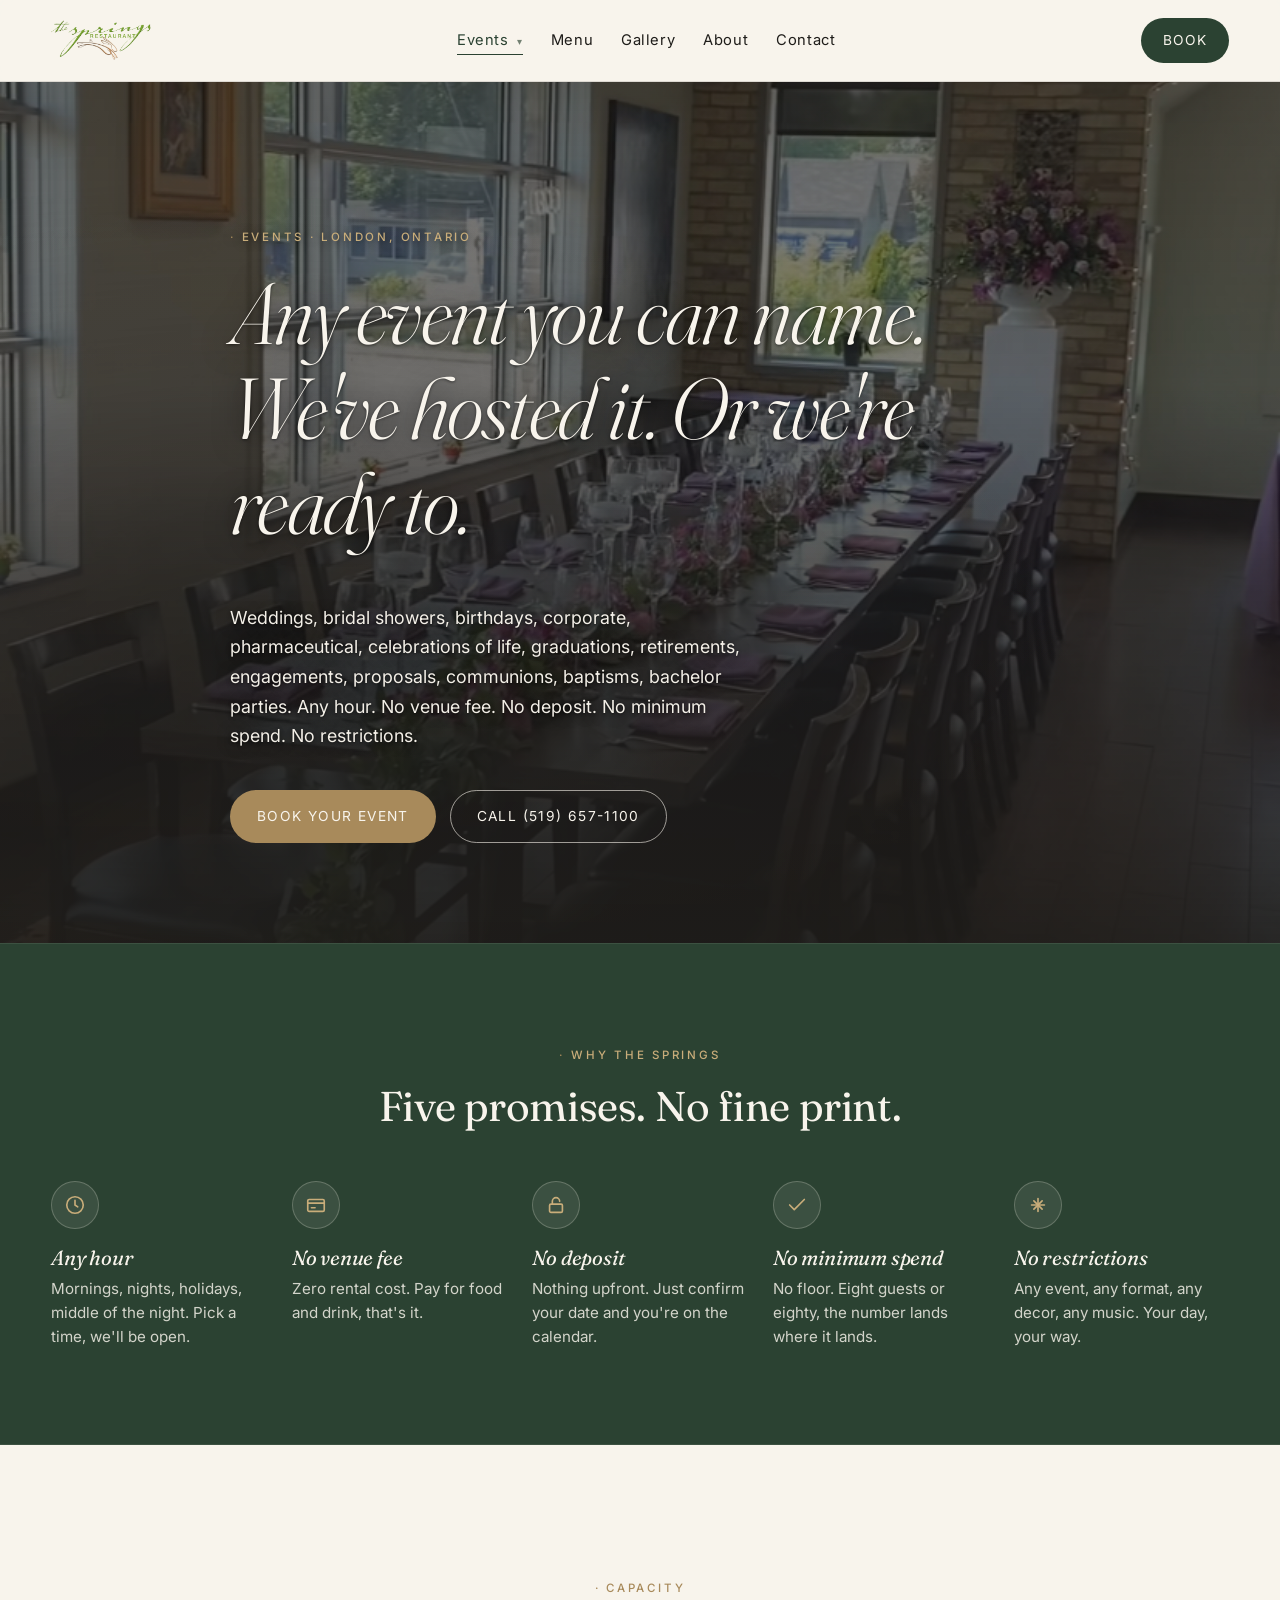
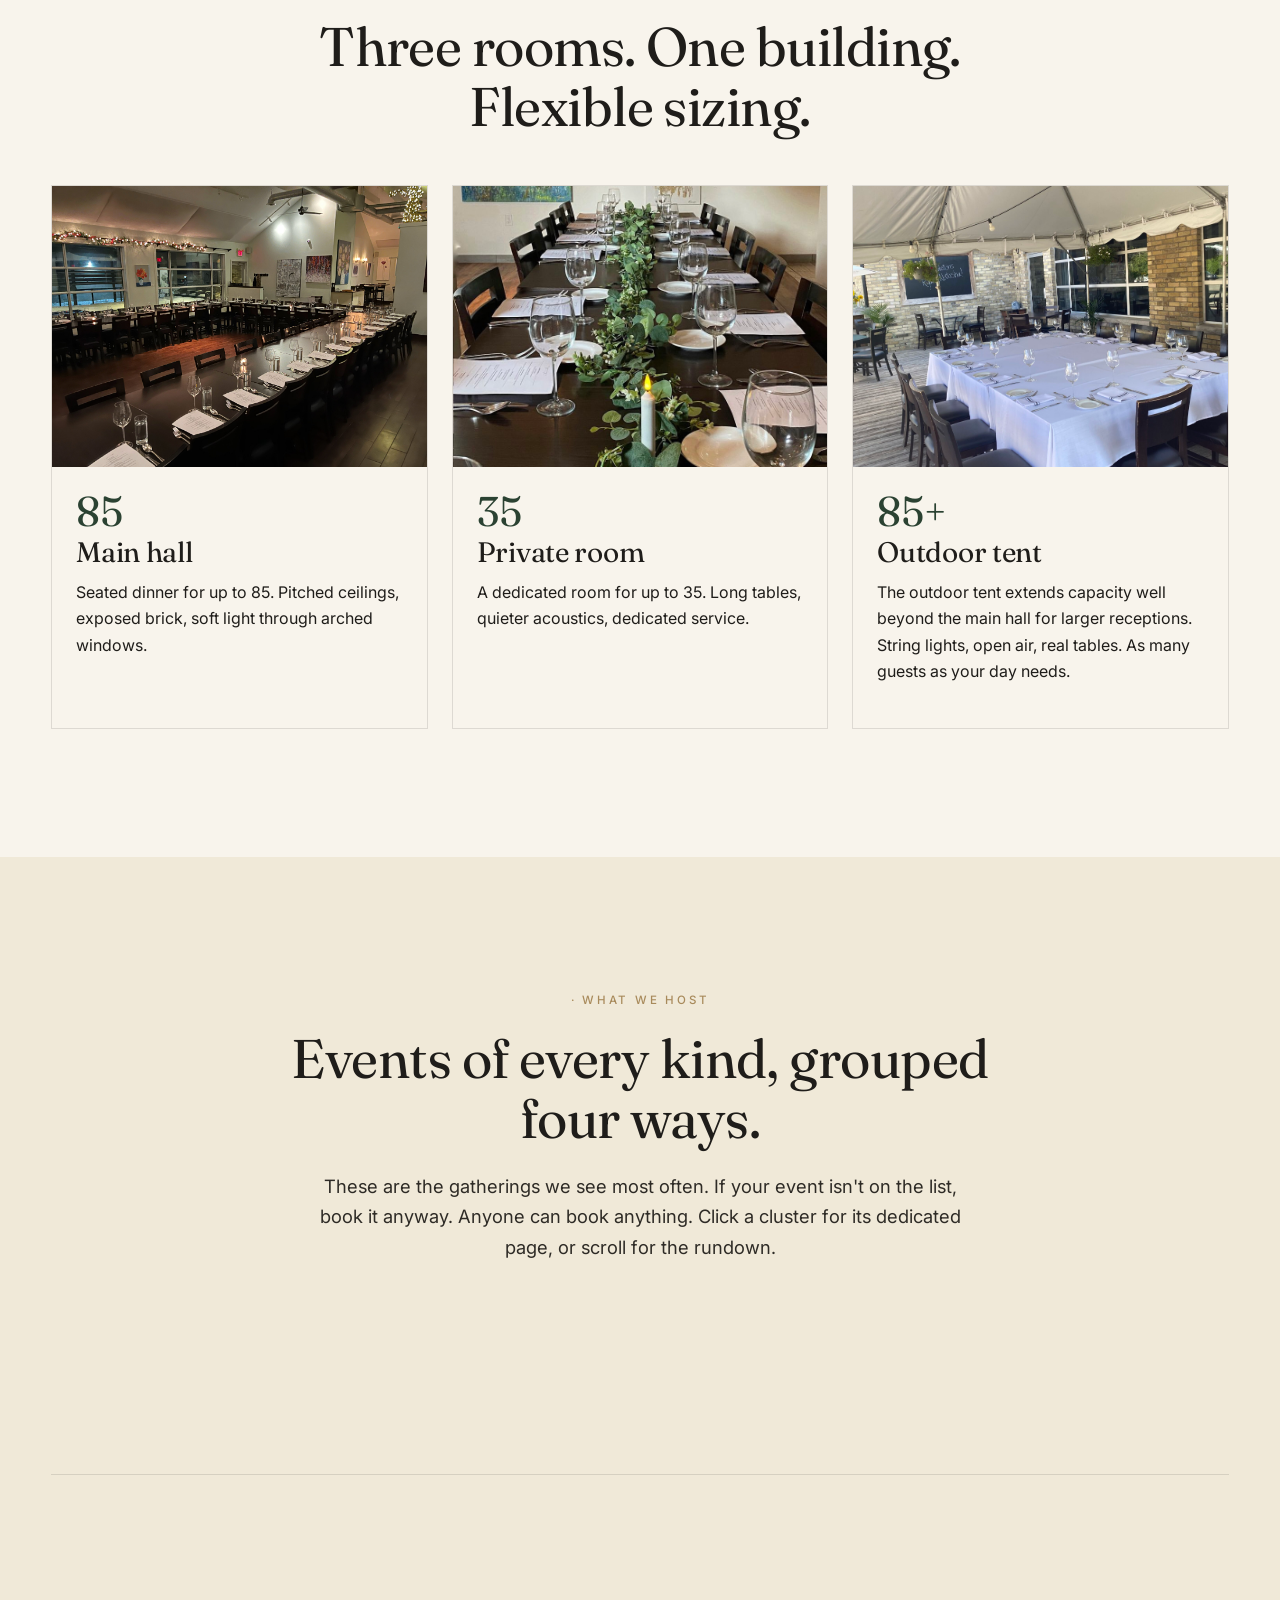
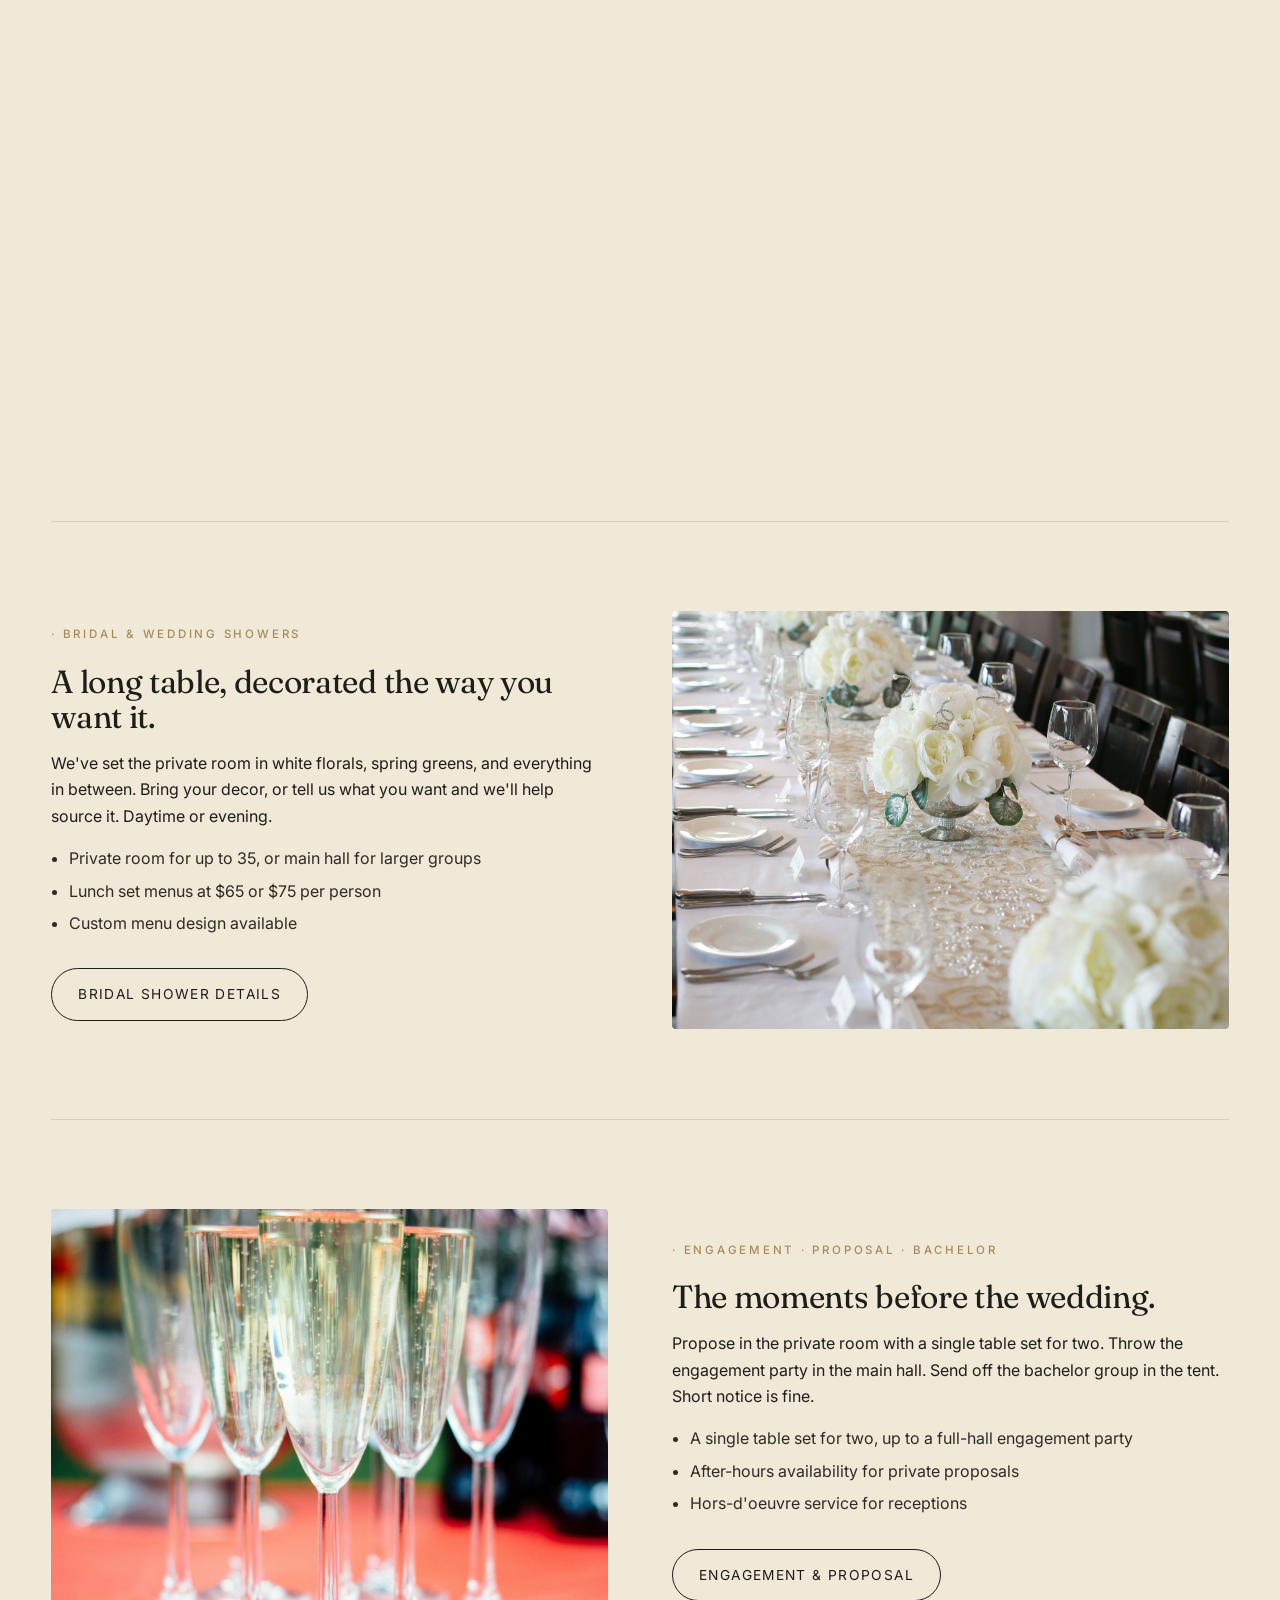
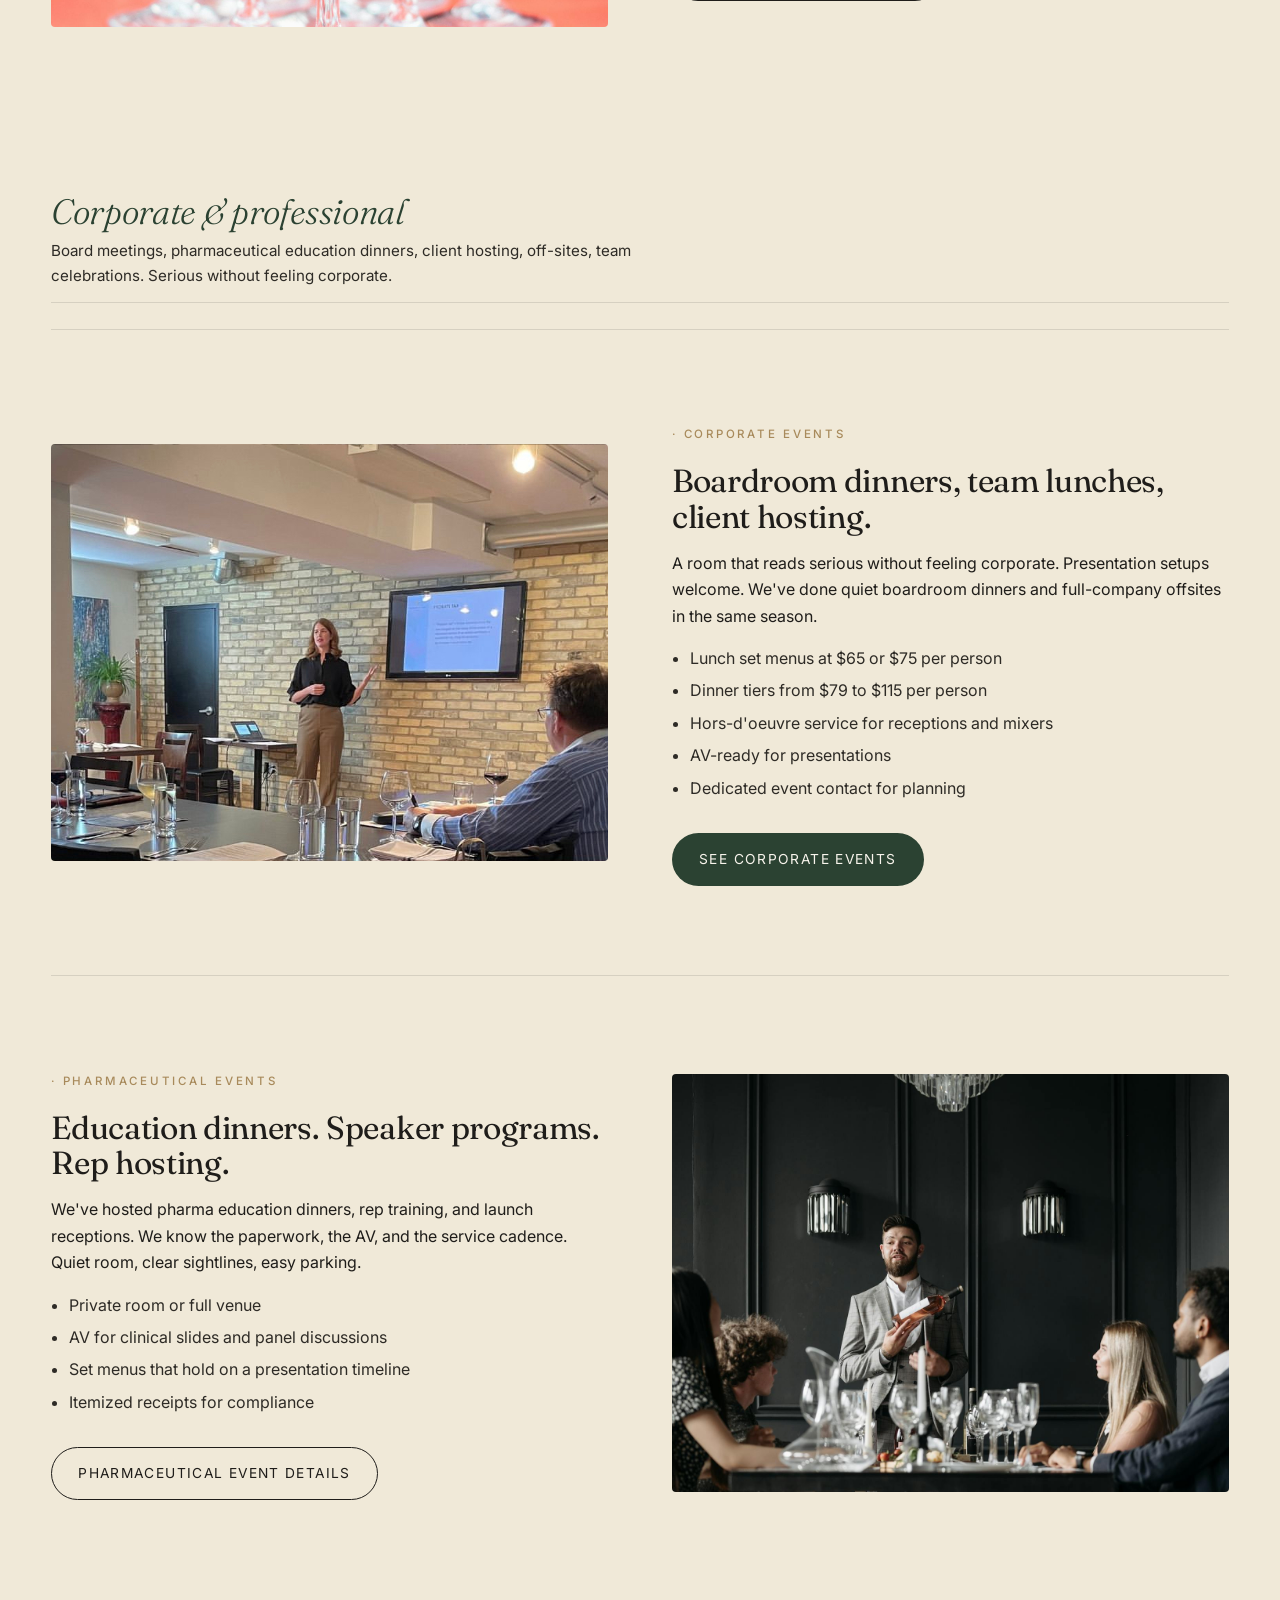
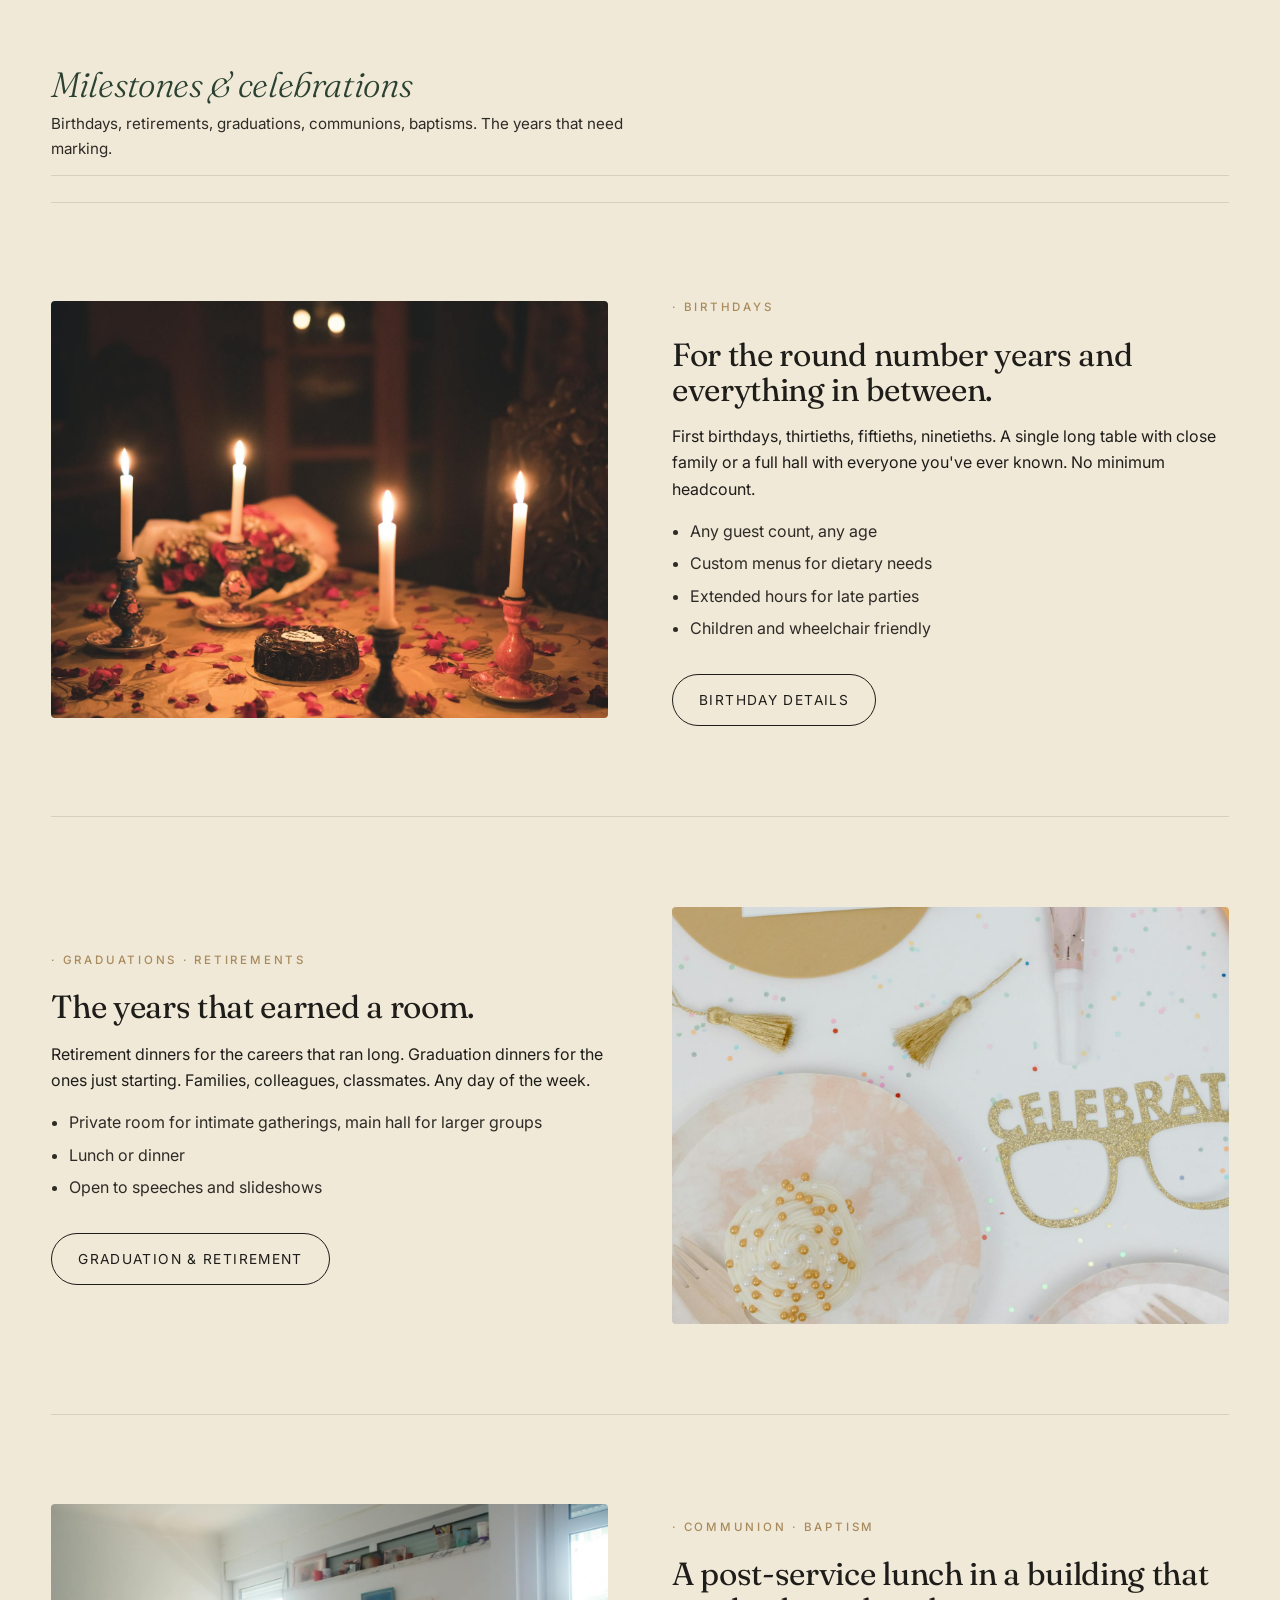
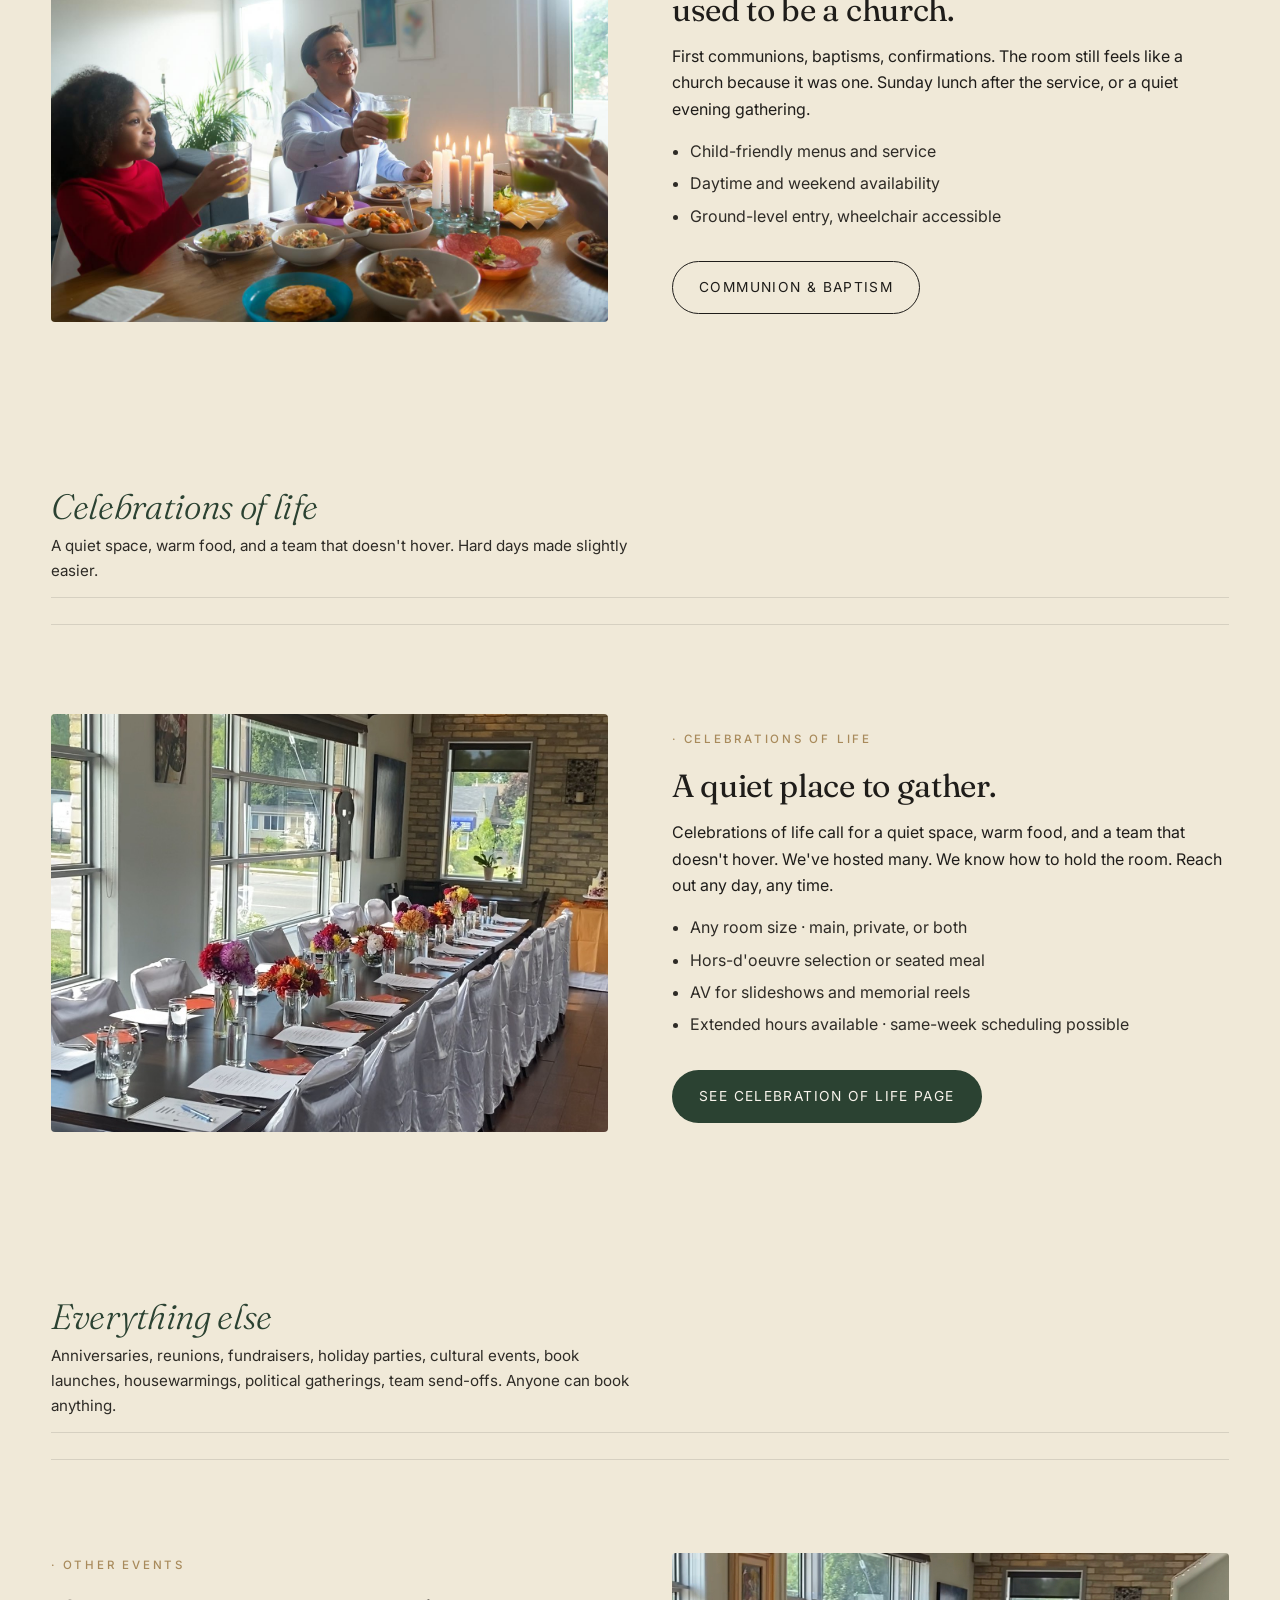
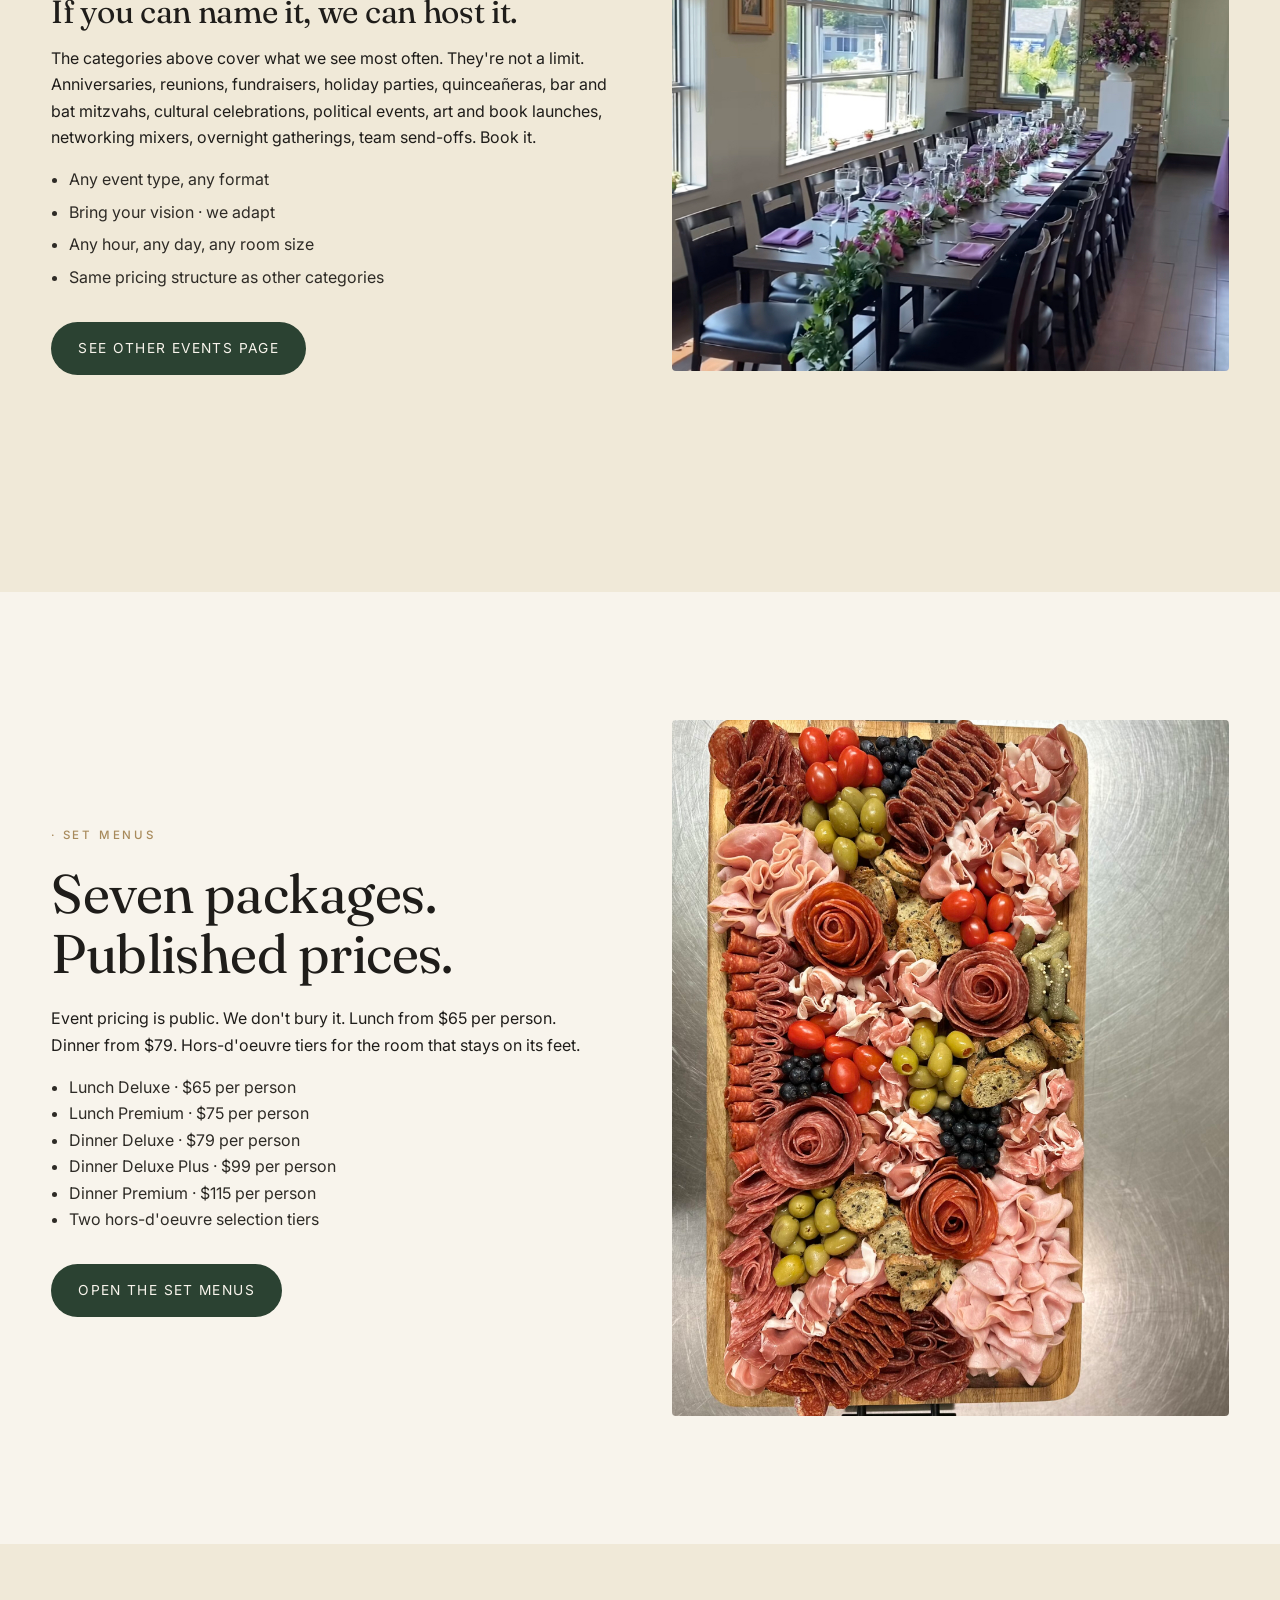
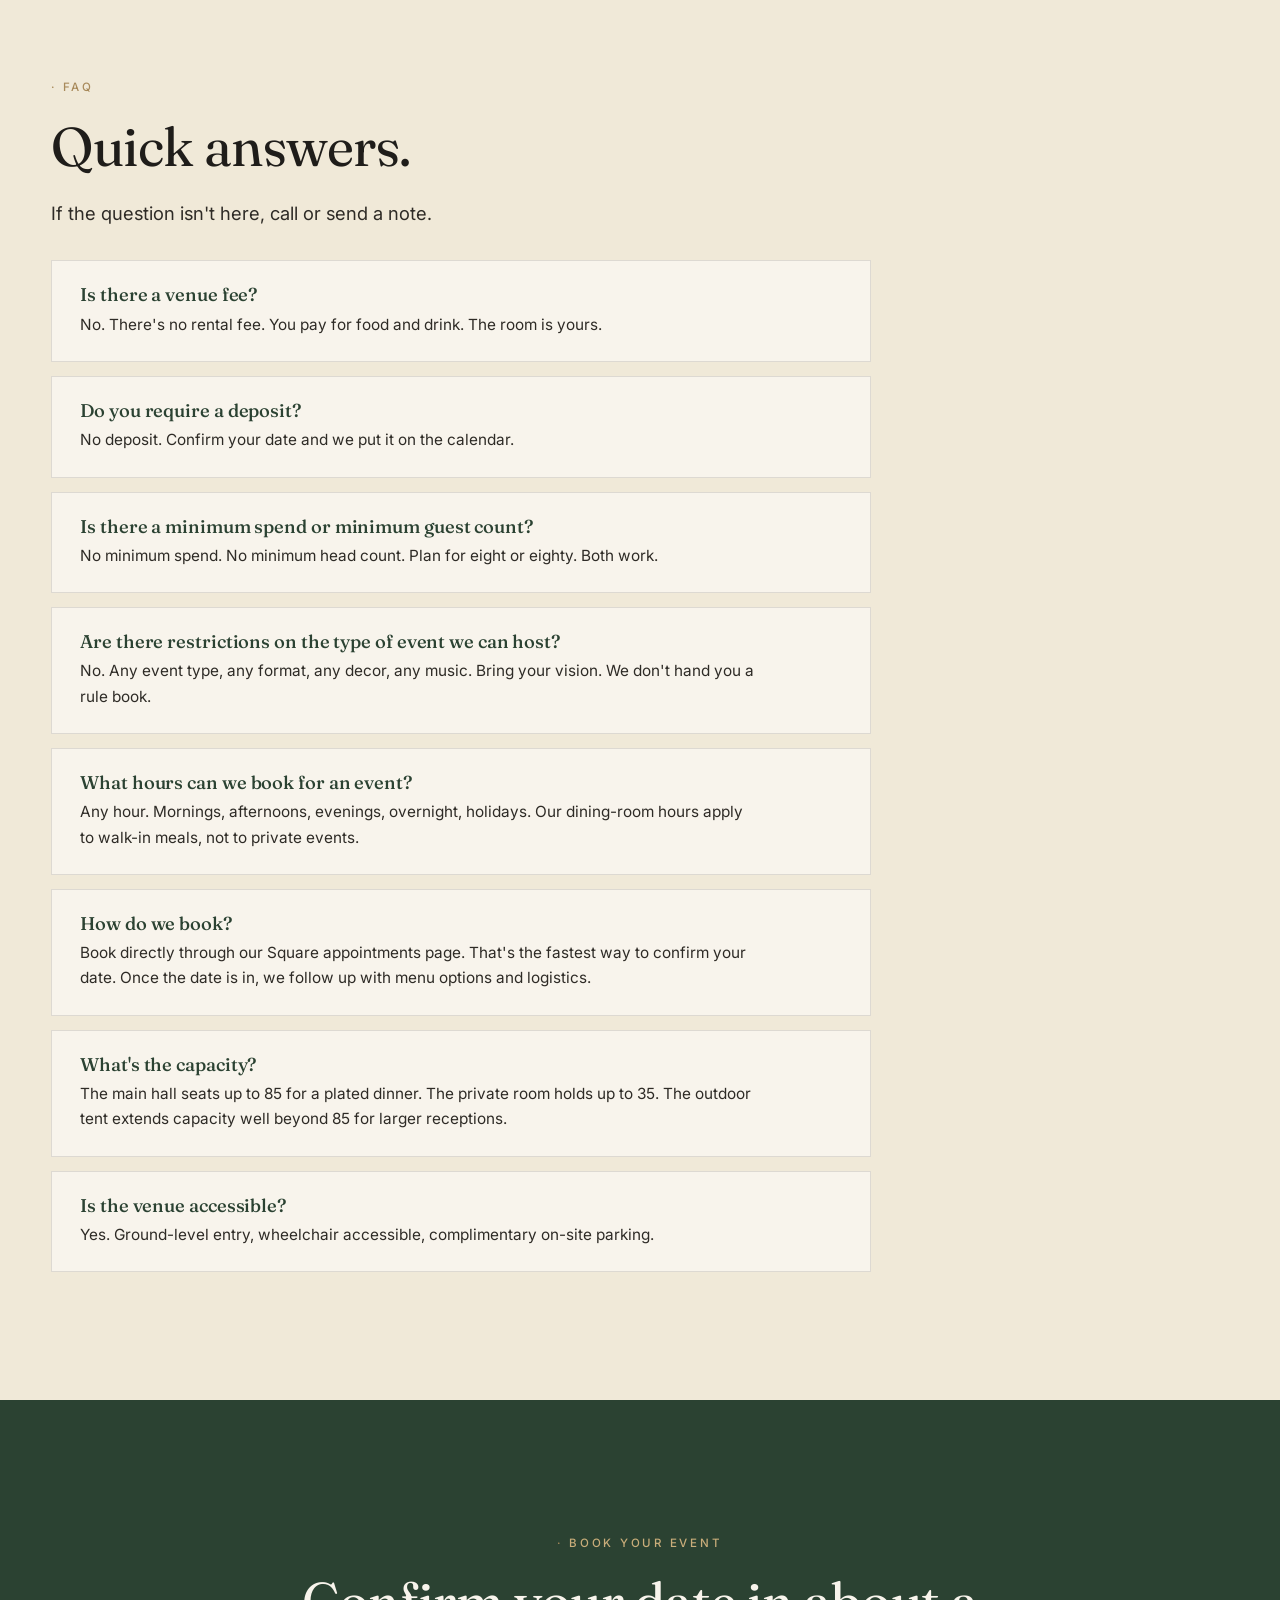
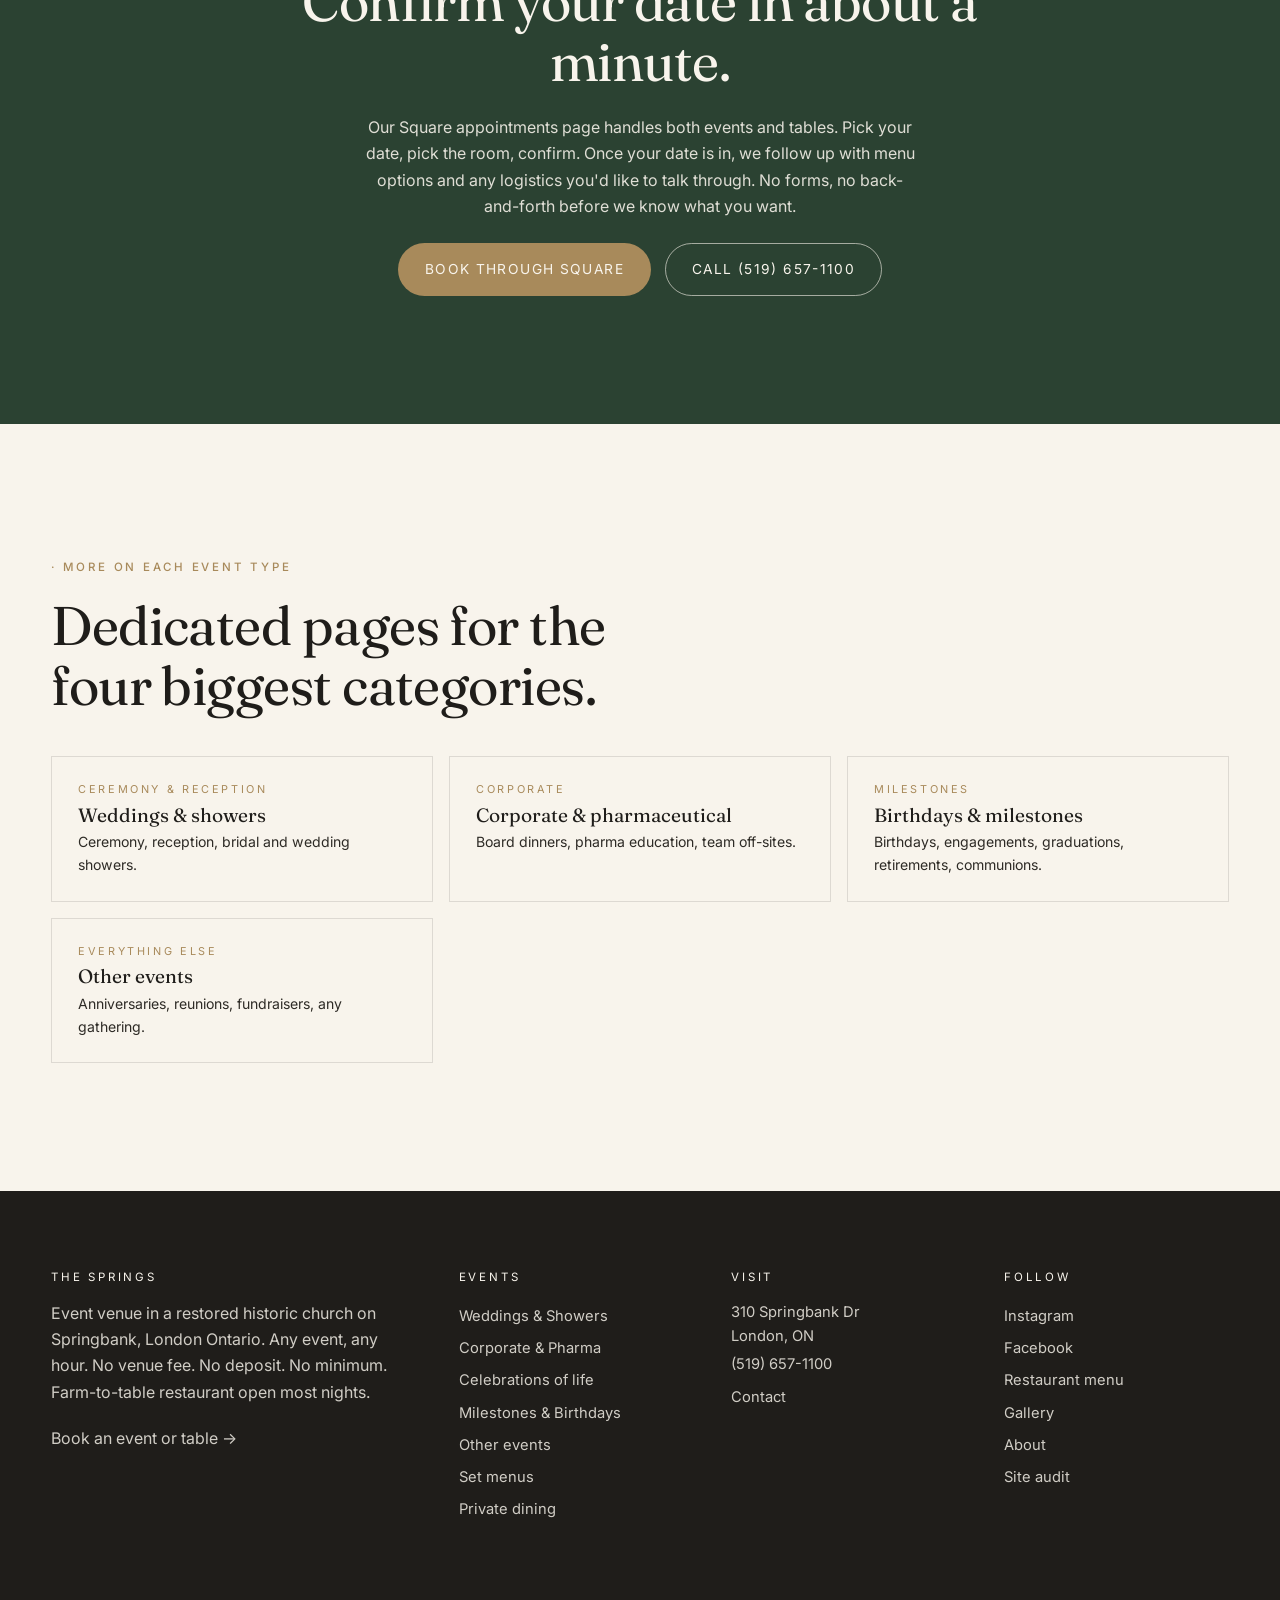
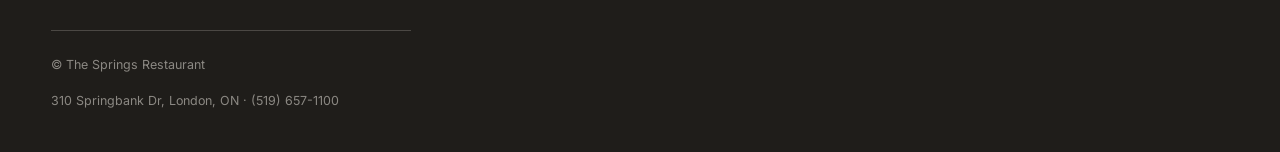
<file: events.html>
<!DOCTYPE html>
<html lang="en">
<head>
<meta charset="utf-8">
<meta name="viewport" content="width=device-width, initial-scale=1">
<title>Event Venue London Ontario · Weddings, Corporate, Birthdays · The Springs</title>
<meta name="description" content="Book any event at The Springs in London, Ontario. Weddings, bridal showers, birthdays, corporate, pharmaceutical, celebrations of life, graduations, and more. Any hour. No venue fee. No deposit. No minimum. No restrictions.">
<link rel="canonical" href="https://momentumedia.github.io/the-springs-restaurant/events.html">
<meta property="og:type" content="website">
<meta property="og:url" content="https://momentumedia.github.io/the-springs-restaurant/events.html">
<meta property="og:title" content="Events at The Springs · London Ontario event venue">
<meta property="og:description" content="Any event. Any hour. No venue fee. No deposit. No minimum. Weddings, showers, birthdays, corporate, celebrations of life, and everything in between.">
<meta property="og:image" content="https://momentumedia.github.io/the-springs-restaurant/images/venue/main-venue-1.jpg">
<meta property="og:image:alt" content="The Springs main venue set for an event with long tables and arched windows.">
<meta property="og:site_name" content="The Springs Restaurant">
<meta name="twitter:card" content="summary_large_image">
<meta name="twitter:title" content="Events at The Springs · London Ontario">
<meta name="twitter:description" content="Any event. Any hour. No fee. No deposit. No minimum.">
<meta name="twitter:image" content="https://momentumedia.github.io/the-springs-restaurant/images/venue/main-venue-1.jpg">
<link rel="icon" type="image/svg+xml" href="favicon.svg">
<link rel="preconnect" href="https://fonts.googleapis.com">
<link rel="preconnect" href="https://fonts.gstatic.com" crossorigin>
<link href="https://fonts.googleapis.com/css2?family=Fraunces:ital,opsz,wght@0,9..144,300;0,9..144,400;0,9..144,500;1,9..144,300;1,9..144,400&family=Inter:wght@300;400;500;600&display=swap" rel="stylesheet">
<link rel="stylesheet" href="css/styles.css">
<script type="application/ld+json">
{
  "@context": "https://schema.org",
  "@graph": [
    {
      "@type": "EventVenue",
      "@id": "https://momentumedia.github.io/the-springs-restaurant/#venue",
      "name": "The Springs Restaurant",
      "description": "Event venue in a restored historic church in London, Ontario. Any event, any hour. No venue fee. No deposit. No minimum spend.",
      "image": "https://momentumedia.github.io/the-springs-restaurant/images/venue/main-venue-1.jpg",
      "url": "https://momentumedia.github.io/the-springs-restaurant/events.html",
      "telephone": "+1-519-657-1100",
      "address": {"@type": "PostalAddress","streetAddress": "310 Springbank Dr","addressLocality": "London","addressRegion": "ON","addressCountry": "CA"},
      "maximumAttendeeCapacity": 120,
      "amenityFeature": [
        {"@type": "LocationFeatureSpecification", "name": "No venue fee", "value": true},
        {"@type": "LocationFeatureSpecification", "name": "No deposit required", "value": true},
        {"@type": "LocationFeatureSpecification", "name": "No minimum spend", "value": true},
        {"@type": "LocationFeatureSpecification", "name": "No restrictions on event type, decor, or format", "value": true},
        {"@type": "LocationFeatureSpecification", "name": "Available any hour", "value": true},
        {"@type": "LocationFeatureSpecification", "name": "Wheelchair accessible", "value": true},
        {"@type": "LocationFeatureSpecification", "name": "Complimentary on-site parking", "value": true}
      ]
    },
    {
      "@type": "BreadcrumbList",
      "itemListElement": [
        {"@type": "ListItem", "position": 1, "name": "Home", "item": "https://momentumedia.github.io/the-springs-restaurant/"},
        {"@type": "ListItem", "position": 2, "name": "Events", "item": "https://momentumedia.github.io/the-springs-restaurant/events.html"}
      ]
    },
    {
      "@type": "FAQPage",
      "mainEntity": [
        {"@type": "Question", "name": "Is there a venue fee at The Springs?", "acceptedAnswer": {"@type": "Answer", "text": "No. There's no venue rental fee. You pay for food and drink. The room is included."}},
        {"@type": "Question", "name": "Do you require a deposit?", "acceptedAnswer": {"@type": "Answer", "text": "No deposit. Confirm your date and we put it on the calendar."}},
        {"@type": "Question", "name": "Is there a minimum spend or guest count?", "acceptedAnswer": {"@type": "Answer", "text": "No minimum spend and no minimum guest count. Plan for eight or eighty. Both work."}},
        {"@type": "Question", "name": "Are there restrictions on what kind of event we can host?", "acceptedAnswer": {"@type": "Answer", "text": "No. Any event type, any format, any decor, any music. Bring your own vision; we don't hand you a rule book."}},
        {"@type": "Question", "name": "What hours can we book for an event?", "acceptedAnswer": {"@type": "Answer", "text": "Any hour. Mornings, afternoons, evenings, overnight, holidays. Our dining-room hours apply to walk-in meals, not to private events."}},
        {"@type": "Question", "name": "How do we book?", "acceptedAnswer": {"@type": "Answer", "text": "Book directly through our Square appointments page. That's the fastest way to confirm your date. Once the date is in, we follow up with menu options and logistics."}},
        {"@type": "Question", "name": "What's the capacity?", "acceptedAnswer": {"@type": "Answer", "text": "The main hall seats up to 85 for a plated dinner. The private room holds up to 35. Our outdoor tent extends capacity for larger receptions, well beyond 85."}},
        {"@type": "Question", "name": "Is the venue accessible?", "acceptedAnswer": {"@type": "Answer", "text": "Yes. Ground-level entry, wheelchair accessible, complimentary on-site parking."}}
      ]
    }
  ]
}
</script>
</head>
<body>

<header class="site-header">
  <div class="wrap">
    <nav class="nav" aria-label="Primary">
      <a href="index.html" class="nav-brand" aria-label="The Springs · home">
        <img src="images/logo/springs-logo.webp" alt="The Springs" width="140" height="40">
      </a>
      <ul class="nav-links">
        <li class="has-sub">
          <a href="events.html">Events <span class="chev" aria-hidden="true">▾</span></a>
          <ul class="submenu" role="menu">
            <li><a href="events.html">All events</a></li>
            <li><div class="submenu-divider"></div></li>
            <li><a href="weddings.html">Weddings · Showers</a></li>
            <li><a href="corporate-events.html">Corporate · Pharmaceutical</a></li>
            <li><a href="celebration-of-life.html">Celebrations of life</a></li>
            <li><a href="milestones.html">Milestones · Birthdays</a></li>
            <li><a href="other-events.html">Other events</a></li>
            <li><div class="submenu-divider"></div></li>
            <li><a href="set-menus.html">Set menus</a></li>
            <li><a href="private-dining.html">Private dining</a></li>
          </ul>
        </li>
        <li><a href="menu.html">Menu</a></li>
        <li><a href="gallery.html">Gallery</a></li>
        <li><a href="about.html">About</a></li>
        <li><a href="contact.html">Contact</a></li>
      </ul>
      <a href="https://book.squareup.com/appointments/us98yrta83eva6/location/0G40BYAWMQCB0/services?buttonTextColor=ffffff&amp;color=5ea581&amp;locale=en&amp;referrer=so" class="nav-cta" target="_blank" rel="noopener">Book</a>
      <button class="nav-toggle" aria-label="Open menu" aria-expanded="false"><span></span></button>
    </nav>
  </div>
</header>

<main>

<section class="hero hero-mid hero-darker">
  <div class="hero-media" style="background-image: url('images/venue/main-venue-1.jpg');"></div>
  <div class="wrap">
    <div class="hero-inner">
      <span class="eyebrow reveal">Events · London, Ontario</span>
      <h1 class="reveal" data-delay="1">Any event you can name. We've hosted it. Or we're ready to.</h1>
      <p class="hero-sub reveal" data-delay="2">Weddings, bridal showers, birthdays, corporate, pharmaceutical, celebrations of life, graduations, retirements, engagements, proposals, communions, baptisms, bachelor parties. Any hour. No venue fee. No deposit. No minimum spend. No restrictions.</p>
      <div class="hero-ctas reveal" data-delay="3">
        <a class="btn btn-brass" href="https://book.squareup.com/appointments/us98yrta83eva6/location/0G40BYAWMQCB0/services?buttonTextColor=ffffff&amp;color=5ea581&amp;locale=en&amp;referrer=so" target="_blank" rel="noopener">Book your event</a>
        <a class="btn btn-ghost" href="tel:15196571100">Call (519) 657-1100</a>
      </div>
    </div>
  </div>
</section>

<section class="usp-band">
  <div class="wrap">
    <div class="usp-heading reveal">
      <span class="eyebrow">Why The Springs</span>
      <h2>Five promises. No fine print.</h2>
    </div>
    <ul class="usp-grid">
      <li class="reveal">
        <span class="usp-icon" aria-hidden="true"><svg viewBox="0 0 24 24" fill="none" stroke="currentColor" stroke-width="1.8" stroke-linecap="round" stroke-linejoin="round"><circle cx="12" cy="12" r="9"/><path d="M12 7v5l3 2"/></svg></span>
        <h3>Any hour</h3>
        <p>Mornings, nights, holidays, middle of the night. Pick a time, we'll be open.</p>
      </li>
      <li class="reveal" data-delay="1">
        <span class="usp-icon" aria-hidden="true"><svg viewBox="0 0 24 24" fill="none" stroke="currentColor" stroke-width="1.8" stroke-linecap="round" stroke-linejoin="round"><rect x="3" y="6" width="18" height="13" rx="1.5"/><path d="M3 10h18"/><path d="M7 15h4"/></svg></span>
        <h3>No venue fee</h3>
        <p>Zero rental cost. Pay for food and drink, that's it.</p>
      </li>
      <li class="reveal" data-delay="2">
        <span class="usp-icon" aria-hidden="true"><svg viewBox="0 0 24 24" fill="none" stroke="currentColor" stroke-width="1.8" stroke-linecap="round" stroke-linejoin="round"><rect x="5" y="11" width="14" height="9" rx="1.5"/><path d="M8 11V8a4 4 0 0 1 8 0"/></svg></span>
        <h3>No deposit</h3>
        <p>Nothing upfront. Just confirm your date and you're on the calendar.</p>
      </li>
      <li class="reveal" data-delay="3">
        <span class="usp-icon" aria-hidden="true"><svg viewBox="0 0 24 24" fill="none" stroke="currentColor" stroke-width="1.8" stroke-linecap="round" stroke-linejoin="round"><path d="M4 12l5 5L20 6"/></svg></span>
        <h3>No minimum spend</h3>
        <p>No floor. Eight guests or eighty, the number lands where it lands.</p>
      </li>
      <li class="reveal" data-delay="3">
        <span class="usp-icon" aria-hidden="true"><svg viewBox="0 0 24 24" fill="none" stroke="currentColor" stroke-width="1.8" stroke-linecap="round" stroke-linejoin="round"><path d="M12 5v14M5 12h14"/><path d="M7.5 7.5l9 9M16.5 7.5l-9 9"/></svg></span>
        <h3>No restrictions</h3>
        <p>Any event, any format, any decor, any music. Your day, your way.</p>
      </li>
    </ul>
  </div>
</section>

<section class="section">
  <div class="wrap">
    <div class="text-center reveal" style="max-width: 760px; margin: 0 auto 48px;">
      <span class="eyebrow">Capacity</span>
      <h2>Three rooms. One building. Flexible sizing.</h2>
    </div>
    <div class="capacity-grid">
      <article class="capacity-card reveal">
        <div class="capacity-media" style="background-image: url('images/venue/main-venue-2.jpg');"></div>
        <div class="capacity-body">
          <span class="n">85</span>
          <h3>Main hall</h3>
          <p>Seated dinner for up to 85. Pitched ceilings, exposed brick, soft light through arched windows.</p>
        </div>
      </article>
      <article class="capacity-card reveal" data-delay="1">
        <div class="capacity-media" style="background-image: url('images/venue/private-room-1.jpg');"></div>
        <div class="capacity-body">
          <span class="n">35</span>
          <h3>Private room</h3>
          <p>A dedicated room for up to 35. Long tables, quieter acoustics, dedicated service.</p>
        </div>
      </article>
      <article class="capacity-card reveal" data-delay="2">
        <div class="capacity-media" style="background-image: url('images/venue/outdoor-tent.jpg');"></div>
        <div class="capacity-body">
          <span class="n">85+</span>
          <h3>Outdoor tent</h3>
          <p>The outdoor tent extends capacity well beyond the main hall for larger receptions. String lights, open air, real tables. As many guests as your day needs.</p>
        </div>
      </article>
    </div>
  </div>
</section>

<section class="section" style="background: var(--ivory-warm);">
  <div class="wrap">
    <div style="max-width: 760px; margin: 0 auto 24px;" class="text-center reveal">
      <span class="eyebrow">What we host</span>
      <h2>Events of every kind, grouped four ways.</h2>
      <p class="lede" style="margin: 0 auto;">These are the gatherings we see most often. If your event isn't on the list, book it anyway. Anyone can book anything. Click a cluster for its dedicated page, or scroll for the rundown.</p>
    </div>

    <div class="cluster-head reveal">
      <h2>Weddings &amp; romance</h2>
      <p>The days built around two people and the rooms built to hold them. Ceremony, reception, shower, engagement, proposal, bachelor.</p>
    </div>
    <div class="event-section" id="weddings">
      <div class="event-media reveal" style="background-image: url('images/events/wedding-ceremony.jpg');"></div>
      <div class="event-copy reveal" data-delay="1">
        <span class="eyebrow">Weddings</span>
        <h3>Ceremony and reception, under one roof.</h3>
        <p>A brick-walled, pitched-ceiling room that was a church once and still carries the quiet. Ceremony inside or under the tent. Dinner in the main hall. Dancing after.</p>
        <ul>
          <li>Seated dinner for up to 85 indoors, more under the outdoor tent</li>
          <li>Five dinner set menu tiers from $79 to $115 per person</li>
          <li>Complimentary on-site parking for guests</li>
          <li>Wheelchair accessible, ground-level entry</li>
          <li>Any hour. No venue fee. No deposit.</li>
        </ul>
        <a class="btn btn-primary mt-sm" href="weddings.html">See the wedding page</a>
      </div>
    </div>
    <div class="event-section flip" id="bridal-showers">
      <div class="event-media reveal" style="background-image: url('images/events/decorated-white.jpg');"></div>
      <div class="event-copy reveal" data-delay="1">
        <span class="eyebrow">Bridal &amp; wedding showers</span>
        <h3>A long table, decorated the way you want it.</h3>
        <p>We've set the private room in white florals, spring greens, and everything in between. Bring your decor, or tell us what you want and we'll help source it. Daytime or evening.</p>
        <ul>
          <li>Private room for up to 35, or main hall for larger groups</li>
          <li>Lunch set menus at $65 or $75 per person</li>
          <li>Custom menu design available</li>
        </ul>
        <a class="btn btn-outline mt-sm" href="weddings.html#bridal-showers">Bridal shower details</a>
      </div>
    </div>
    <div class="event-section" id="engagements">
      <div class="event-media reveal" style="background-image: url('images/stock/milestones/engagement-toast.jpg');"></div>
      <div class="event-copy reveal" data-delay="1">
        <span class="eyebrow">Engagement · proposal · bachelor</span>
        <h3>The moments before the wedding.</h3>
        <p>Propose in the private room with a single table set for two. Throw the engagement party in the main hall. Send off the bachelor group in the tent. Short notice is fine.</p>
        <ul>
          <li>A single table set for two, up to a full-hall engagement party</li>
          <li>After-hours availability for private proposals</li>
          <li>Hors-d'oeuvre service for receptions</li>
        </ul>
        <a class="btn btn-outline mt-sm" href="milestones.html#engagement">Engagement &amp; proposal</a>
      </div>
    </div>

    <div class="cluster-head reveal">
      <h2>Corporate &amp; professional</h2>
      <p>Board meetings, pharmaceutical education dinners, client hosting, off-sites, team celebrations. Serious without feeling corporate.</p>
    </div>
    <div class="event-section" id="corporate">
      <div class="event-media reveal" style="background-image: url('images/events/corporate-presentation.jpg');"></div>
      <div class="event-copy reveal" data-delay="1">
        <span class="eyebrow">Corporate events</span>
        <h3>Boardroom dinners, team lunches, client hosting.</h3>
        <p>A room that reads serious without feeling corporate. Presentation setups welcome. We've done quiet boardroom dinners and full-company offsites in the same season.</p>
        <ul>
          <li>Lunch set menus at $65 or $75 per person</li>
          <li>Dinner tiers from $79 to $115 per person</li>
          <li>Hors-d'oeuvre service for receptions and mixers</li>
          <li>AV-ready for presentations</li>
          <li>Dedicated event contact for planning</li>
        </ul>
        <a class="btn btn-primary mt-sm" href="corporate-events.html">See corporate events</a>
      </div>
    </div>
    <div class="event-section flip" id="pharmaceutical">
      <div class="event-media reveal" style="background-image: url('images/stock/corporate/pharma-dinner.jpg');"></div>
      <div class="event-copy reveal" data-delay="1">
        <span class="eyebrow">Pharmaceutical events</span>
        <h3>Education dinners. Speaker programs. Rep hosting.</h3>
        <p>We've hosted pharma education dinners, rep training, and launch receptions. We know the paperwork, the AV, and the service cadence. Quiet room, clear sightlines, easy parking.</p>
        <ul>
          <li>Private room or full venue</li>
          <li>AV for clinical slides and panel discussions</li>
          <li>Set menus that hold on a presentation timeline</li>
          <li>Itemized receipts for compliance</li>
        </ul>
        <a class="btn btn-outline mt-sm" href="corporate-events.html#pharmaceutical">Pharmaceutical event details</a>
      </div>
    </div>

    <div class="cluster-head reveal">
      <h2>Milestones &amp; celebrations</h2>
      <p>Birthdays, retirements, graduations, communions, baptisms. The years that need marking.</p>
    </div>
    <div class="event-section" id="birthdays">
      <div class="event-media reveal" style="background-image: url('images/stock/milestones/birthday-table.jpg');"></div>
      <div class="event-copy reveal" data-delay="1">
        <span class="eyebrow">Birthdays</span>
        <h3>For the round number years and everything in between.</h3>
        <p>First birthdays, thirtieths, fiftieths, ninetieths. A single long table with close family or a full hall with everyone you've ever known. No minimum headcount.</p>
        <ul>
          <li>Any guest count, any age</li>
          <li>Custom menus for dietary needs</li>
          <li>Extended hours for late parties</li>
          <li>Children and wheelchair friendly</li>
        </ul>
        <a class="btn btn-outline mt-sm" href="milestones.html#birthdays">Birthday details</a>
      </div>
    </div>
    <div class="event-section flip" id="graduations">
      <div class="event-media reveal" style="background-image: url('images/stock/milestones/graduation-dinner.jpg');"></div>
      <div class="event-copy reveal" data-delay="1">
        <span class="eyebrow">Graduations · retirements</span>
        <h3>The years that earned a room.</h3>
        <p>Retirement dinners for the careers that ran long. Graduation dinners for the ones just starting. Families, colleagues, classmates. Any day of the week.</p>
        <ul>
          <li>Private room for intimate gatherings, main hall for larger groups</li>
          <li>Lunch or dinner</li>
          <li>Open to speeches and slideshows</li>
        </ul>
        <a class="btn btn-outline mt-sm" href="milestones.html#graduations">Graduation &amp; retirement</a>
      </div>
    </div>
    <div class="event-section" id="religious-milestones">
      <div class="event-media reveal" style="background-image: url('images/stock/milestones/communion-lunch.jpg');"></div>
      <div class="event-copy reveal" data-delay="1">
        <span class="eyebrow">Communion · baptism</span>
        <h3>A post-service lunch in a building that used to be a church.</h3>
        <p>First communions, baptisms, confirmations. The room still feels like a church because it was one. Sunday lunch after the service, or a quiet evening gathering.</p>
        <ul>
          <li>Child-friendly menus and service</li>
          <li>Daytime and weekend availability</li>
          <li>Ground-level entry, wheelchair accessible</li>
        </ul>
        <a class="btn btn-outline mt-sm" href="milestones.html#religious">Communion &amp; baptism</a>
      </div>
    </div>

    <div class="cluster-head reveal">
      <h2>Celebrations of life</h2>
      <p>A quiet space, warm food, and a team that doesn't hover. Hard days made slightly easier.</p>
    </div>
    <div class="event-section" id="celebrations-of-life">
      <div class="event-media reveal" style="background-image: url('images/venue/main-venue-3.jpg');"></div>
      <div class="event-copy reveal" data-delay="1">
        <span class="eyebrow">Celebrations of life</span>
        <h3>A quiet place to gather.</h3>
        <p>Celebrations of life call for a quiet space, warm food, and a team that doesn't hover. We've hosted many. We know how to hold the room. Reach out any day, any time.</p>
        <ul>
          <li>Any room size · main, private, or both</li>
          <li>Hors-d'oeuvre selection or seated meal</li>
          <li>AV for slideshows and memorial reels</li>
          <li>Extended hours available · same-week scheduling possible</li>
        </ul>
        <a class="btn btn-primary mt-sm" href="celebration-of-life.html">See celebration of life page</a>
      </div>
    </div>

    <div class="cluster-head reveal">
      <h2>Everything else</h2>
      <p>Anniversaries, reunions, fundraisers, holiday parties, cultural events, book launches, housewarmings, political gatherings, team send-offs. Anyone can book anything.</p>
    </div>
    <div class="event-section flip" id="other-events">
      <div class="event-media reveal" style="background-image: url('images/venue/main-venue-1.jpg');"></div>
      <div class="event-copy reveal" data-delay="1">
        <span class="eyebrow">Other events</span>
        <h3>If you can name it, we can host it.</h3>
        <p>The categories above cover what we see most often. They're not a limit. Anniversaries, reunions, fundraisers, holiday parties, quinceañeras, bar and bat mitzvahs, cultural celebrations, political events, art and book launches, networking mixers, overnight gatherings, team send-offs. Book it.</p>
        <ul>
          <li>Any event type, any format</li>
          <li>Bring your vision · we adapt</li>
          <li>Any hour, any day, any room size</li>
          <li>Same pricing structure as other categories</li>
        </ul>
        <a class="btn btn-primary mt-sm" href="other-events.html">See other events page</a>
      </div>
    </div>
  </div>
</section>

<section class="section">
  <div class="wrap">
    <div class="split">
      <div class="reveal">
        <span class="eyebrow">Set menus</span>
        <h2>Seven packages. Published prices.</h2>
        <p>Event pricing is public. We don't bury it. Lunch from $65 per person. Dinner from $79. Hors-d'oeuvre tiers for the room that stays on its feet.</p>
        <ul style="padding-left: 18px; color: var(--charcoal-soft);">
          <li>Lunch Deluxe · $65 per person</li>
          <li>Lunch Premium · $75 per person</li>
          <li>Dinner Deluxe · $79 per person</li>
          <li>Dinner Deluxe Plus · $99 per person</li>
          <li>Dinner Premium · $115 per person</li>
          <li>Two hors-d'oeuvre selection tiers</li>
        </ul>
        <a class="btn btn-primary mt-sm" href="set-menus.html">Open the set menus</a>
      </div>
      <div class="split-media reveal" data-delay="1">
        <img src="images/platters/charcuterie.jpg" alt="Charcuterie platter with cured meats, olives, cheeses and seasonal garnishes.">
      </div>
    </div>
  </div>
</section>

<section class="section" style="background: var(--ivory-warm);">
  <div class="wrap">
    <div class="reveal" style="max-width: 720px; margin-bottom: 32px;">
      <span class="eyebrow">FAQ</span>
      <h2>Quick answers.</h2>
      <p class="lede">If the question isn't here, call or send a note.</p>
    </div>
    <ul class="faq-list reveal" data-delay="1">
      <li class="faq-item">
        <h3>Is there a venue fee?</h3>
        <p>No. There's no rental fee. You pay for food and drink. The room is yours.</p>
      </li>
      <li class="faq-item">
        <h3>Do you require a deposit?</h3>
        <p>No deposit. Confirm your date and we put it on the calendar.</p>
      </li>
      <li class="faq-item">
        <h3>Is there a minimum spend or minimum guest count?</h3>
        <p>No minimum spend. No minimum head count. Plan for eight or eighty. Both work.</p>
      </li>
      <li class="faq-item">
        <h3>Are there restrictions on the type of event we can host?</h3>
        <p>No. Any event type, any format, any decor, any music. Bring your vision. We don't hand you a rule book.</p>
      </li>
      <li class="faq-item">
        <h3>What hours can we book for an event?</h3>
        <p>Any hour. Mornings, afternoons, evenings, overnight, holidays. Our dining-room hours apply to walk-in meals, not to private events.</p>
      </li>
      <li class="faq-item">
        <h3>How do we book?</h3>
        <p>Book directly through our Square appointments page. That's the fastest way to confirm your date. Once the date is in, we follow up with menu options and logistics.</p>
      </li>
      <li class="faq-item">
        <h3>What's the capacity?</h3>
        <p>The main hall seats up to 85 for a plated dinner. The private room holds up to 35. The outdoor tent extends capacity well beyond 85 for larger receptions.</p>
      </li>
      <li class="faq-item">
        <h3>Is the venue accessible?</h3>
        <p>Yes. Ground-level entry, wheelchair accessible, complimentary on-site parking.</p>
      </li>
    </ul>
  </div>
</section>

<section class="section" id="inquire" style="background: var(--forest); color: var(--ivory);">
  <div class="wrap">
    <div class="reveal" style="max-width: 720px; margin: 0 auto; text-align: center;">
      <span class="eyebrow" style="color: var(--brass-soft);">Book your event</span>
      <h2 style="color: var(--ivory);">Confirm your date in about a minute.</h2>
      <p style="color: rgba(248,244,236,0.88); max-width: 56ch; margin: 0 auto 24px;">Our Square appointments page handles both events and tables. Pick your date, pick the room, confirm. Once your date is in, we follow up with menu options and any logistics you'd like to talk through. No forms, no back-and-forth before we know what you want.</p>
      <div class="dual-cta" style="justify-content: center;">
        <a class="btn btn-brass" href="https://book.squareup.com/appointments/us98yrta83eva6/location/0G40BYAWMQCB0/services?buttonTextColor=ffffff&amp;color=5ea581&amp;locale=en&amp;referrer=so" target="_blank" rel="noopener">Book through Square</a>
        <a class="btn btn-ghost" href="tel:15196571100">Call (519) 657-1100</a>
      </div>
    </div>
  </div>
</section>

<section class="section">
  <div class="wrap">
    <div class="reveal" style="max-width: 640px; margin-bottom: 16px;">
      <span class="eyebrow">More on each event type</span>
      <h2>Dedicated pages for the four biggest categories.</h2>
    </div>
    <nav class="sibling-nav reveal" data-delay="1" aria-label="Event category pages">
      <a href="weddings.html"><span class="label">Ceremony &amp; reception</span><h4>Weddings &amp; showers</h4><p>Ceremony, reception, bridal and wedding showers.</p></a>
      <a href="corporate-events.html"><span class="label">Corporate</span><h4>Corporate &amp; pharmaceutical</h4><p>Board dinners, pharma education, team off-sites.</p></a>
      <a href="milestones.html"><span class="label">Milestones</span><h4>Birthdays &amp; milestones</h4><p>Birthdays, engagements, graduations, retirements, communions.</p></a>
      <a href="other-events.html"><span class="label">Everything else</span><h4>Other events</h4><p>Anniversaries, reunions, fundraisers, any gathering.</p></a>
    </nav>
  </div>
</section>

</main>

<footer class="site-footer">
  <div class="wrap">
    <div class="brand-block">
      <h4>The Springs</h4>
      <p>Event venue in a restored historic church on Springbank, London Ontario. Any event, any hour. No venue fee. No deposit. No minimum. Farm-to-table restaurant open most nights.</p>
      <p><a href="https://book.squareup.com/appointments/us98yrta83eva6/location/0G40BYAWMQCB0/services?buttonTextColor=ffffff&amp;color=5ea581&amp;locale=en&amp;referrer=so" target="_blank" rel="noopener">Book an event or table →</a></p>
    </div>
    <div>
      <h4>Events</h4>
      <ul>
        <li><a href="weddings.html">Weddings &amp; Showers</a></li>
        <li><a href="corporate-events.html">Corporate &amp; Pharma</a></li>
        <li><a href="celebration-of-life.html">Celebrations of life</a></li>
        <li><a href="milestones.html">Milestones &amp; Birthdays</a></li>
        <li><a href="other-events.html">Other events</a></li>
        <li><a href="set-menus.html">Set menus</a></li>
        <li><a href="private-dining.html">Private dining</a></li>
      </ul>
    </div>
    <div>
      <h4>Visit</h4>
      <ul>
        <li>310 Springbank Dr</li>
        <li>London, ON</li>
        <li><a href="tel:15196571100">(519) 657-1100</a></li>
        <li><a href="contact.html">Contact</a></li>
      </ul>
    </div>
    <div>
      <h4>Follow</h4>
      <ul>
        <li><a href="https://instagram.com/thespringsrestaurant" target="_blank" rel="noopener">Instagram</a></li>
        <li><a href="https://www.facebook.com/profile.php?id=100086305566439" target="_blank" rel="noopener">Facebook</a></li>
        <li><a href="menu.html">Restaurant menu</a></li>
        <li><a href="gallery.html">Gallery</a></li>
        <li><a href="about.html">About</a></li>
        <li><a href="audit.html">Site audit</a></li>
      </ul>
    </div>
    <div class="footer-bottom">
      <span>© The Springs Restaurant</span>
      <span>310 Springbank Dr, London, ON · (519) 657-1100</span>
    </div>
  </div>
</footer>

<script src="js/main.js" defer></script>
</body>
</html>
</file>
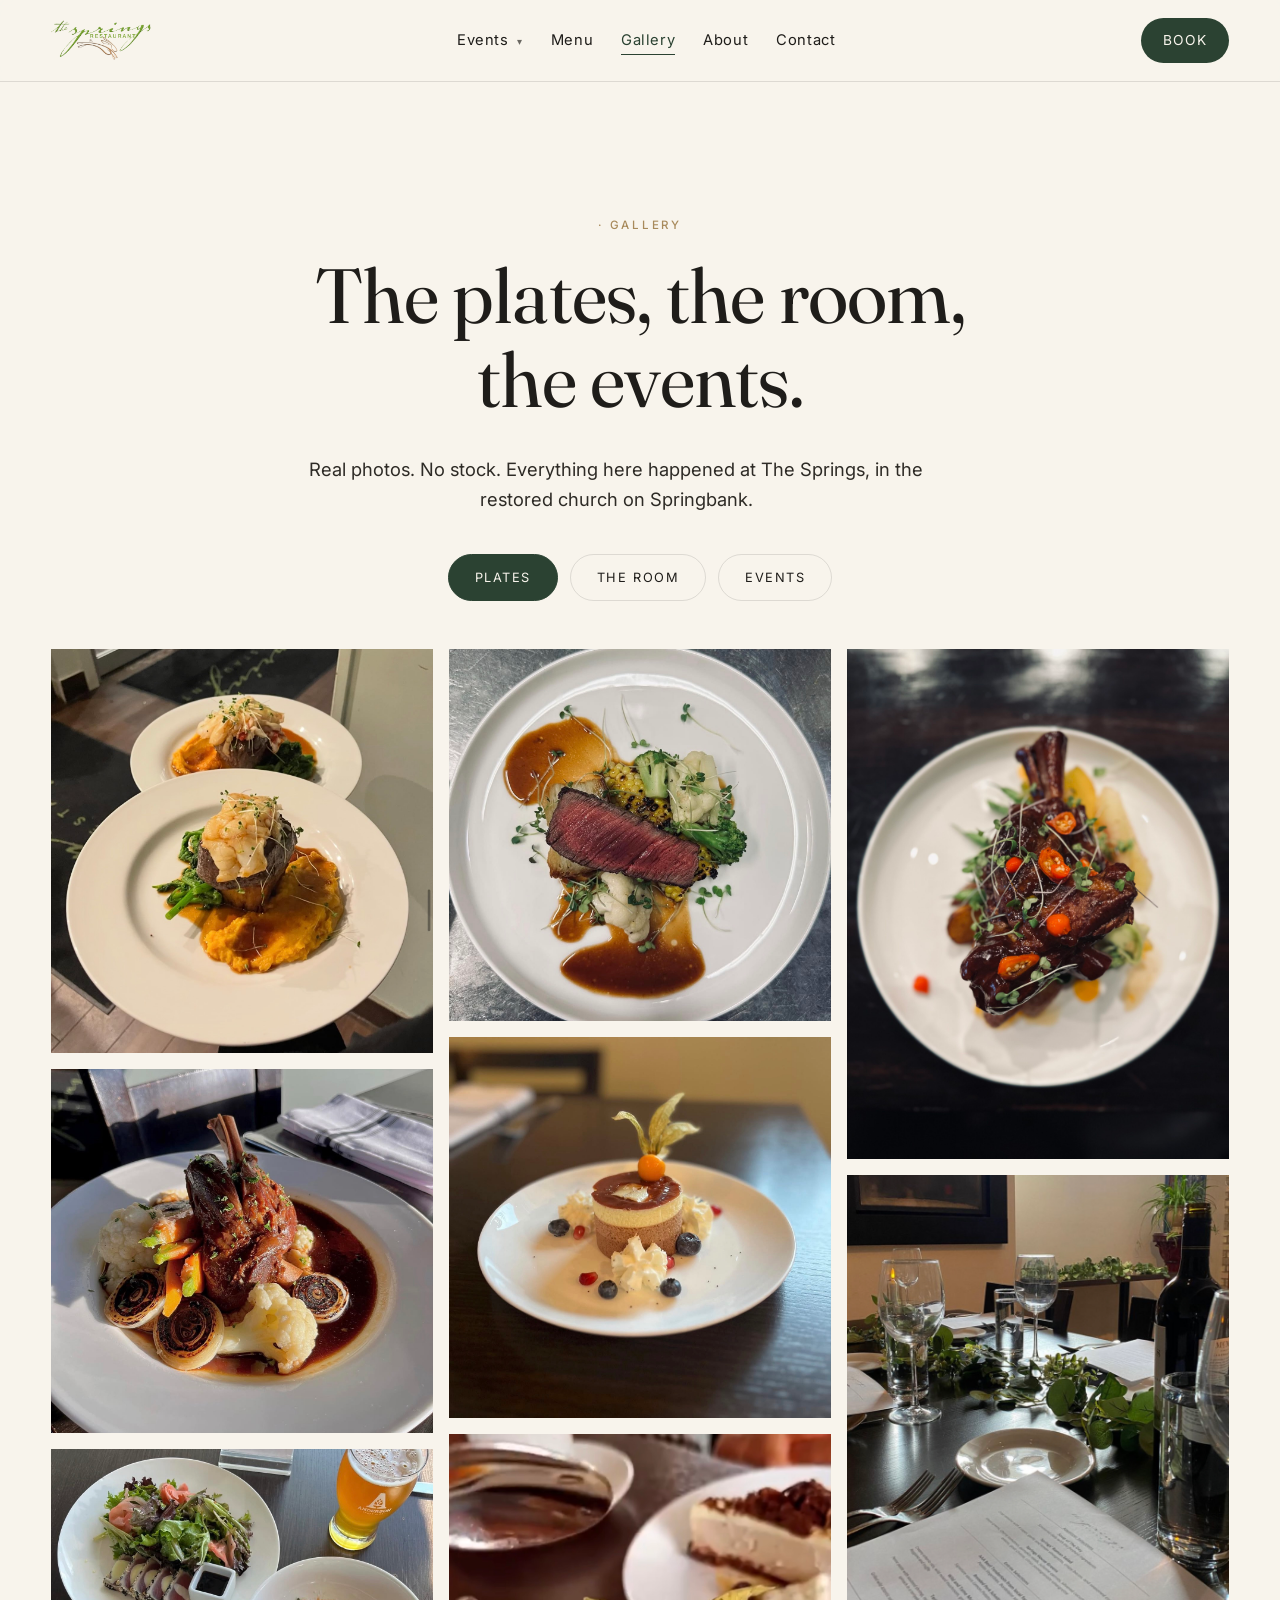
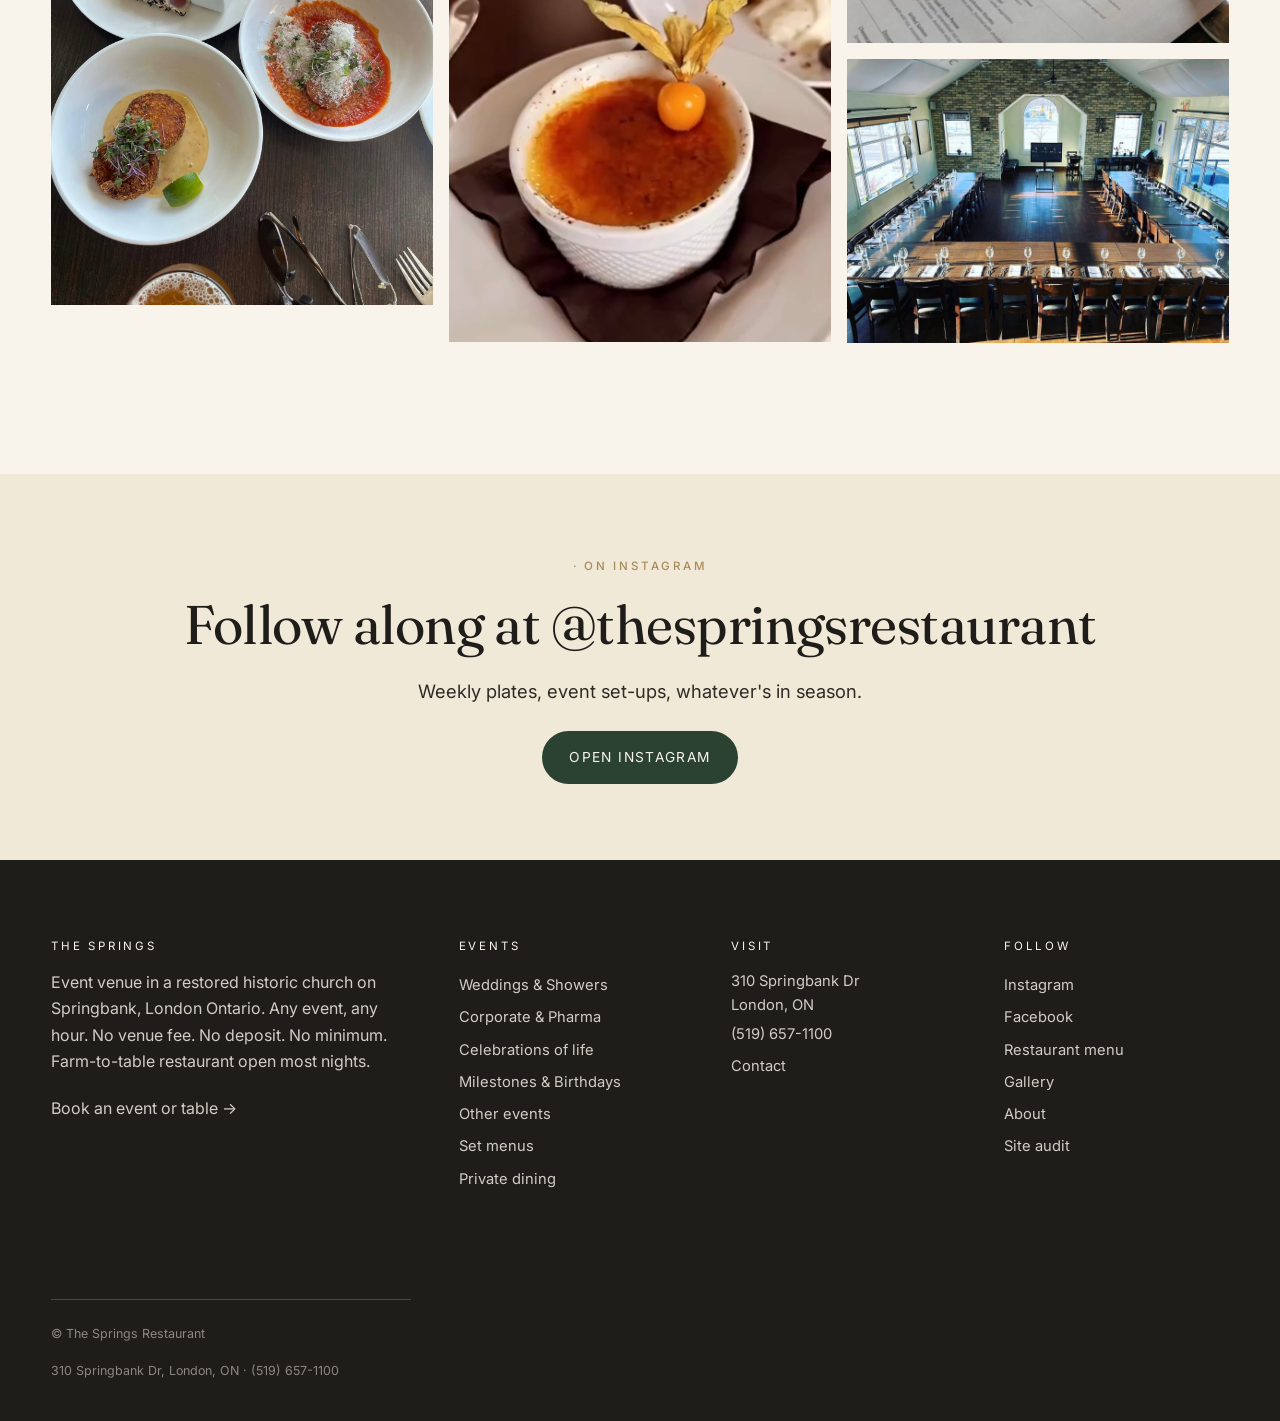
<file: gallery.html>
<!DOCTYPE html>
<html lang="en">
<head>
<meta charset="utf-8">
<meta name="viewport" content="width=device-width, initial-scale=1">
<title>Gallery · Weddings, Events, Plates · The Springs London Ontario</title>
<meta name="description" content="The plates, the room, and the events at The Springs. Real photos from the restored historic church on Springbank in London, Ontario. Weddings, corporate events, private dining, farm-to-table plates.">
<link rel="canonical" href="https://momentumedia.github.io/the-springs-restaurant/gallery.html">
<meta property="og:type" content="website">
<meta property="og:url" content="https://momentumedia.github.io/the-springs-restaurant/gallery.html">
<meta property="og:title" content="Gallery · The Springs · London Ontario">
<meta property="og:description" content="Weddings, events, plates, the room. Real photos from The Springs.">
<meta property="og:image" content="https://momentumedia.github.io/the-springs-restaurant/images/venue/main-venue-1.jpg">
<meta property="og:image:alt" content="Main venue at The Springs set for an event with purple florals.">
<meta property="og:site_name" content="The Springs Restaurant">
<meta name="twitter:card" content="summary_large_image">
<meta name="twitter:title" content="Gallery · The Springs · London Ontario">
<meta name="twitter:description" content="Weddings, events, plates, the room.">
<meta name="twitter:image" content="https://momentumedia.github.io/the-springs-restaurant/images/venue/main-venue-1.jpg">
<link rel="icon" type="image/svg+xml" href="favicon.svg">
<link rel="preconnect" href="https://fonts.googleapis.com">
<link rel="preconnect" href="https://fonts.gstatic.com" crossorigin>
<link href="https://fonts.googleapis.com/css2?family=Fraunces:ital,opsz,wght@0,9..144,300;0,9..144,400;0,9..144,500;1,9..144,300;1,9..144,400&family=Inter:wght@300;400;500;600&display=swap" rel="stylesheet">
<link rel="stylesheet" href="css/styles.css">
<script type="application/ld+json">
{
  "@context": "https://schema.org",
  "@type": "ImageGallery",
  "name": "The Springs · gallery",
  "description": "Real photos from The Springs: weddings, events, private dining, plates and the restored church venue in London, Ontario.",
  "url": "https://momentumedia.github.io/the-springs-restaurant/gallery.html"
}
</script>
</head>
<body>

<header class="site-header">
  <div class="wrap">
    <nav class="nav" aria-label="Primary">
      <a href="index.html" class="nav-brand" aria-label="The Springs · home">
        <img src="images/logo/springs-logo.webp" alt="The Springs" width="140" height="40">
      </a>
      <ul class="nav-links">
        <li class="has-sub">
          <a href="events.html">Events <span class="chev" aria-hidden="true">▾</span></a>
          <ul class="submenu" role="menu">
            <li><a href="events.html">All events</a></li>
            <li><div class="submenu-divider"></div></li>
            <li><a href="weddings.html">Weddings · Showers</a></li>
            <li><a href="corporate-events.html">Corporate · Pharmaceutical</a></li>
            <li><a href="celebration-of-life.html">Celebrations of life</a></li>
            <li><a href="milestones.html">Milestones · Birthdays</a></li>
            <li><a href="other-events.html">Other events</a></li>
            <li><div class="submenu-divider"></div></li>
            <li><a href="set-menus.html">Set menus</a></li>
            <li><a href="private-dining.html">Private dining</a></li>
          </ul>
        </li>
        <li><a href="menu.html">Menu</a></li>
        <li><a href="gallery.html">Gallery</a></li>
        <li><a href="about.html">About</a></li>
        <li><a href="contact.html">Contact</a></li>
      </ul>
      <a href="https://book.squareup.com/appointments/us98yrta83eva6/location/0G40BYAWMQCB0/services?buttonTextColor=ffffff&amp;color=5ea581&amp;locale=en&amp;referrer=so" class="nav-cta" target="_blank" rel="noopener">Book</a>
      <button class="nav-toggle" aria-label="Open menu" aria-expanded="false"><span></span></button>
    </nav>
  </div>
</header>

<main>

<section class="section">
  <div class="wrap">
    <div class="text-center reveal" style="max-width: 720px; margin: 0 auto 40px;">
      <span class="eyebrow">Gallery</span>
      <h1>The plates, the room, the events.</h1>
      <p class="lede">Real photos. No stock. Everything here happened at The Springs, in the restored church on Springbank.</p>
    </div>

    <div class="gallery-tabs reveal" role="tablist" aria-label="Gallery sections" data-tabs="gallery">
      <button class="gallery-tab" role="tab" id="gtab-plates" aria-controls="gpanel-plates" aria-selected="true">Plates</button>
      <button class="gallery-tab" role="tab" id="gtab-room" aria-controls="gpanel-room" aria-selected="false">The Room</button>
      <button class="gallery-tab" role="tab" id="gtab-events" aria-controls="gpanel-events" aria-selected="false">Events</button>
    </div>

    <div id="gpanel-plates" role="tabpanel" aria-labelledby="gtab-plates" data-active data-group="gallery" class="gallery-panel">
      <div class="masonry">
        <figure data-zoom="images/plates/surf-and-turf.jpg"><img src="images/plates/surf-and-turf.jpg" alt="Beef medallion with shrimp, butternut puree, broccolini"></figure>
        <figure data-zoom="images/plates/lamb-shank.jpg"><img src="images/plates/lamb-shank.jpg" alt="Braised lamb shank with red wine jus"></figure>
        <figure data-zoom="images/plates/appetizer-trio.jpg"><img src="images/plates/appetizer-trio.jpg" alt="Appetizer trio: tuna tataki, arancini, crab cakes"></figure>
        <figure data-zoom="images/plates/beef-tenderloin.jpg"><img src="images/plates/beef-tenderloin.jpg" alt="Seared beef tenderloin with corn and cauliflower"></figure>
        <figure data-zoom="images/plates/chocolate-mousse.jpg"><img src="images/plates/chocolate-mousse.jpg" alt="Chocolate mousse dessert"></figure>
        <figure data-zoom="images/plates/creme-brulee.jpg"><img src="images/plates/creme-brulee.jpg" alt="Creme brulee with tiramisu"></figure>
        <figure data-zoom="images/plates/lamb-shank-2.jpg"><img src="images/plates/lamb-shank-2.jpg" alt="Lamb shank, second angle"></figure>
        <figure data-zoom="images/plates/plate-6887.jpg"><img src="images/plates/plate-6887.jpg" alt="A plate from the kitchen"></figure>
        <figure data-zoom="images/plates/plate-6890.jpg"><img src="images/plates/plate-6890.jpg" alt="A plate from the kitchen"></figure>
      </div>
    </div>

    <div id="gpanel-room" role="tabpanel" aria-labelledby="gtab-room" data-group="gallery" class="gallery-panel">
      <div class="masonry">
        <figure data-zoom="images/venue/main-venue-1.jpg"><img src="images/venue/main-venue-1.jpg" alt="Main venue set with long table and purple florals"></figure>
        <figure data-zoom="images/venue/main-venue-2.jpg"><img src="images/venue/main-venue-2.jpg" alt="Main venue with exposed brick and pitched ceilings"></figure>
        <figure data-zoom="images/venue/main-venue-3.jpg"><img src="images/venue/main-venue-3.jpg" alt="Main venue during service"></figure>
        <figure data-zoom="images/venue/private-room-1.jpg"><img src="images/venue/private-room-1.jpg" alt="Private dining room"></figure>
        <figure data-zoom="images/venue/private-room-2.jpg"><img src="images/venue/private-room-2.jpg" alt="Private room with eucalyptus garland"></figure>
        <figure data-zoom="images/venue/outdoor-tent.jpg"><img src="images/venue/outdoor-tent.jpg" alt="Outdoor tent with string lights"></figure>
      </div>
    </div>

    <div id="gpanel-events" role="tabpanel" aria-labelledby="gtab-events" data-group="gallery" class="gallery-panel">
      <div class="masonry">
        <figure data-zoom="images/events/wedding-ceremony.jpg"><img src="images/events/wedding-ceremony.jpg" alt="Wedding ceremony under the arch"></figure>
        <figure data-zoom="images/events/corporate-presentation.jpg"><img src="images/events/corporate-presentation.jpg" alt="Corporate event with presentation setup"></figure>
        <figure data-zoom="images/events/decorated-white.jpg"><img src="images/events/decorated-white.jpg" alt="Room decorated in white florals"></figure>
        <figure data-zoom="images/platters/bruschetta-antipasto.jpg"><img src="images/platters/bruschetta-antipasto.jpg" alt="Bruschetta and antipasto platter"></figure>
        <figure data-zoom="images/platters/charcuterie.jpg"><img src="images/platters/charcuterie.jpg" alt="Meats, olives, cheeses"></figure>
        <figure data-zoom="images/platters/vegetable-platter.jpg"><img src="images/platters/vegetable-platter.jpg" alt="Vegetable platter and zucchini roulade"></figure>
        <figure data-zoom="images/platters/seasonal-vegetables.jpg"><img src="images/platters/seasonal-vegetables.jpg" alt="Seasonal vegetables on a platter"></figure>
        <figure data-zoom="images/platters/seasonal-fruit.jpg"><img src="images/platters/seasonal-fruit.jpg" alt="Seasonal fruit dessert"></figure>
      </div>
    </div>

  </div>
</section>

<section class="section-tight" style="background: var(--ivory-warm);">
  <div class="wrap text-center reveal">
    <span class="eyebrow">On Instagram</span>
    <h2>Follow along at @thespringsrestaurant</h2>
    <p class="lede" style="margin: 0 auto 24px;">Weekly plates, event set-ups, whatever's in season.</p>
    <a class="btn btn-primary" href="https://instagram.com/thespringsrestaurant" target="_blank" rel="noopener">Open Instagram</a>
  </div>
</section>

</main>

<footer class="site-footer">
  <div class="wrap">
    <div class="brand-block">
      <h4>The Springs</h4>
      <p>Event venue in a restored historic church on Springbank, London Ontario. Any event, any hour. No venue fee. No deposit. No minimum. Farm-to-table restaurant open most nights.</p>
      <p><a href="https://book.squareup.com/appointments/us98yrta83eva6/location/0G40BYAWMQCB0/services?buttonTextColor=ffffff&amp;color=5ea581&amp;locale=en&amp;referrer=so" target="_blank" rel="noopener">Book an event or table →</a></p>
    </div>
    <div>
      <h4>Events</h4>
      <ul>
        <li><a href="weddings.html">Weddings &amp; Showers</a></li>
        <li><a href="corporate-events.html">Corporate &amp; Pharma</a></li>
        <li><a href="celebration-of-life.html">Celebrations of life</a></li>
        <li><a href="milestones.html">Milestones &amp; Birthdays</a></li>
        <li><a href="other-events.html">Other events</a></li>
        <li><a href="set-menus.html">Set menus</a></li>
        <li><a href="private-dining.html">Private dining</a></li>
      </ul>
    </div>
    <div>
      <h4>Visit</h4>
      <ul>
        <li>310 Springbank Dr</li>
        <li>London, ON</li>
        <li><a href="tel:15196571100">(519) 657-1100</a></li>
        <li><a href="contact.html">Contact</a></li>
      </ul>
    </div>
    <div>
      <h4>Follow</h4>
      <ul>
        <li><a href="https://instagram.com/thespringsrestaurant" target="_blank" rel="noopener">Instagram</a></li>
        <li><a href="https://www.facebook.com/profile.php?id=100086305566439" target="_blank" rel="noopener">Facebook</a></li>
        <li><a href="menu.html">Restaurant menu</a></li>
        <li><a href="gallery.html">Gallery</a></li>
        <li><a href="about.html">About</a></li>
        <li><a href="audit.html">Site audit</a></li>
      </ul>
    </div>
    <div class="footer-bottom">
      <span>© The Springs Restaurant</span>
      <span>310 Springbank Dr, London, ON · (519) 657-1100</span>
    </div>
  </div>
</footer>

<div class="lightbox" data-lightbox aria-hidden="true">
  <button class="lightbox-close" aria-label="Close">Close ×</button>
  <img alt="">
</div>

<script src="js/main.js" defer></script>
</body>
</html>
</file>
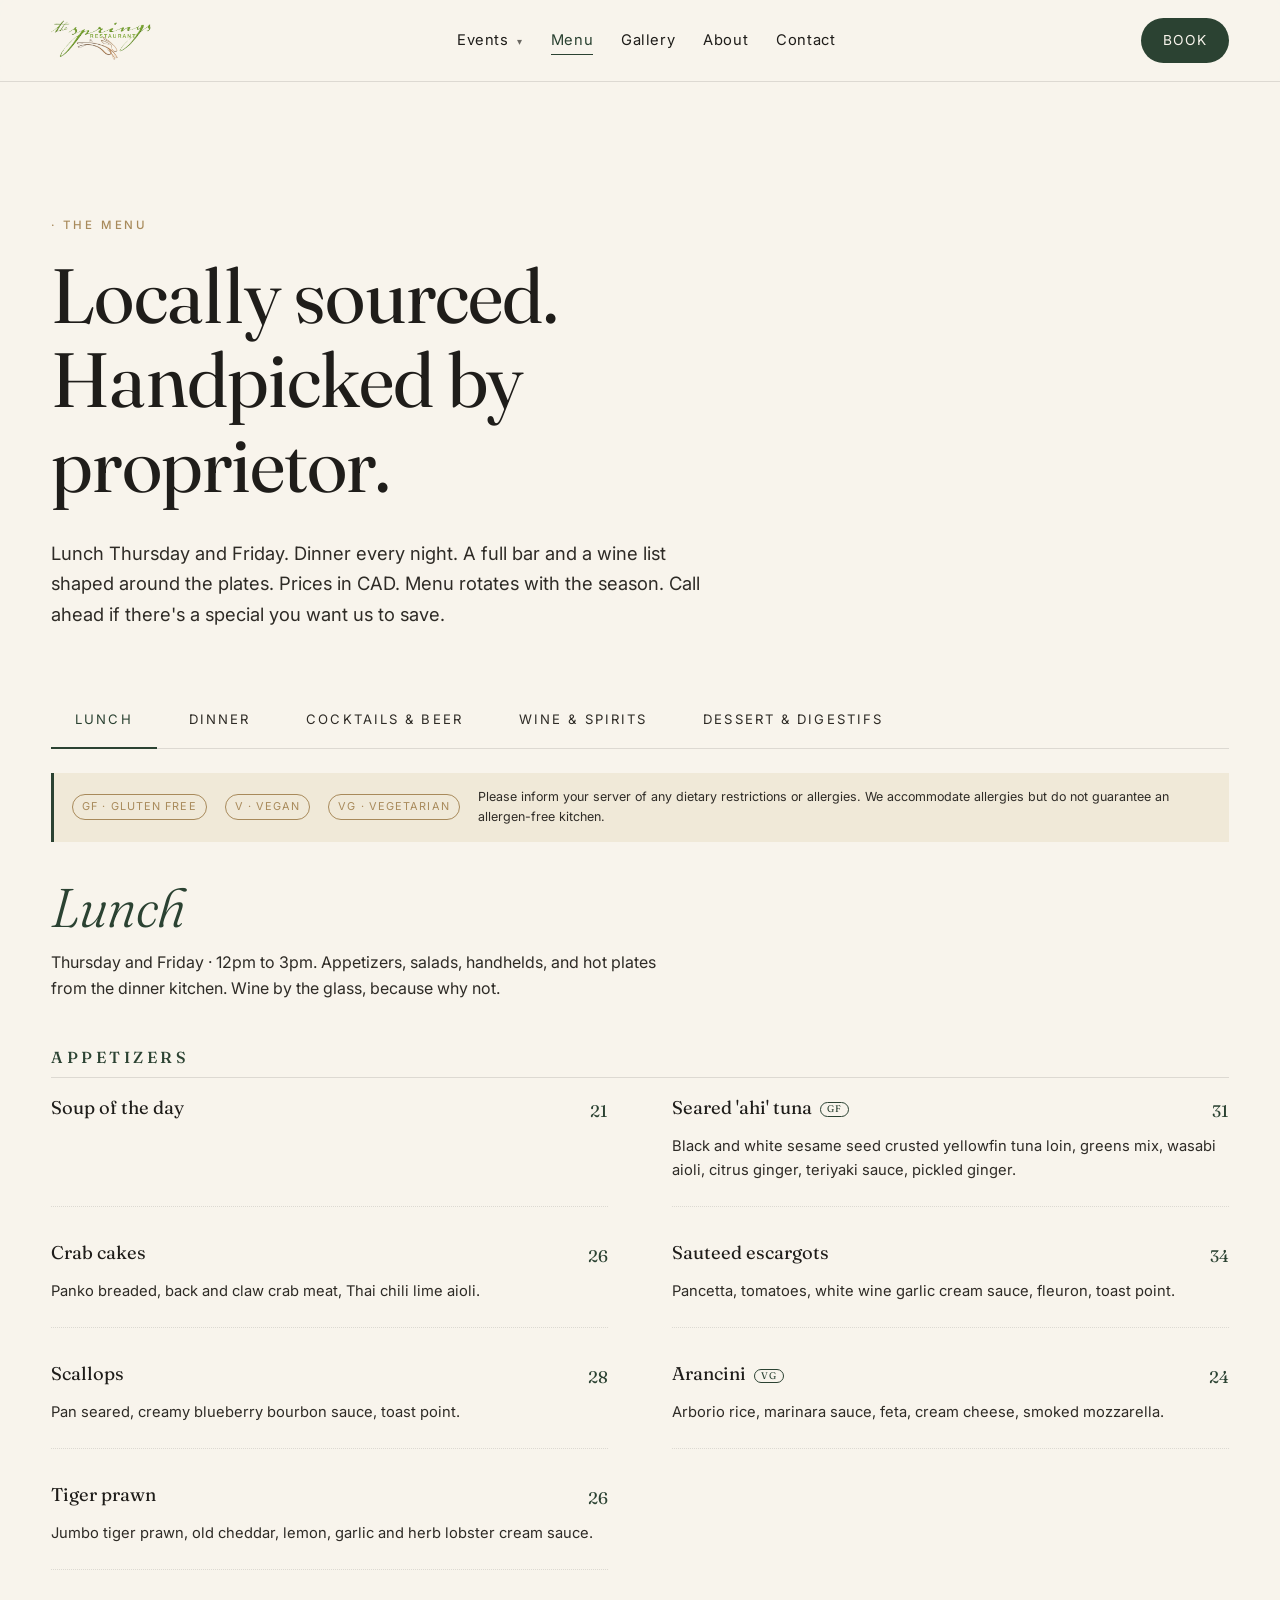
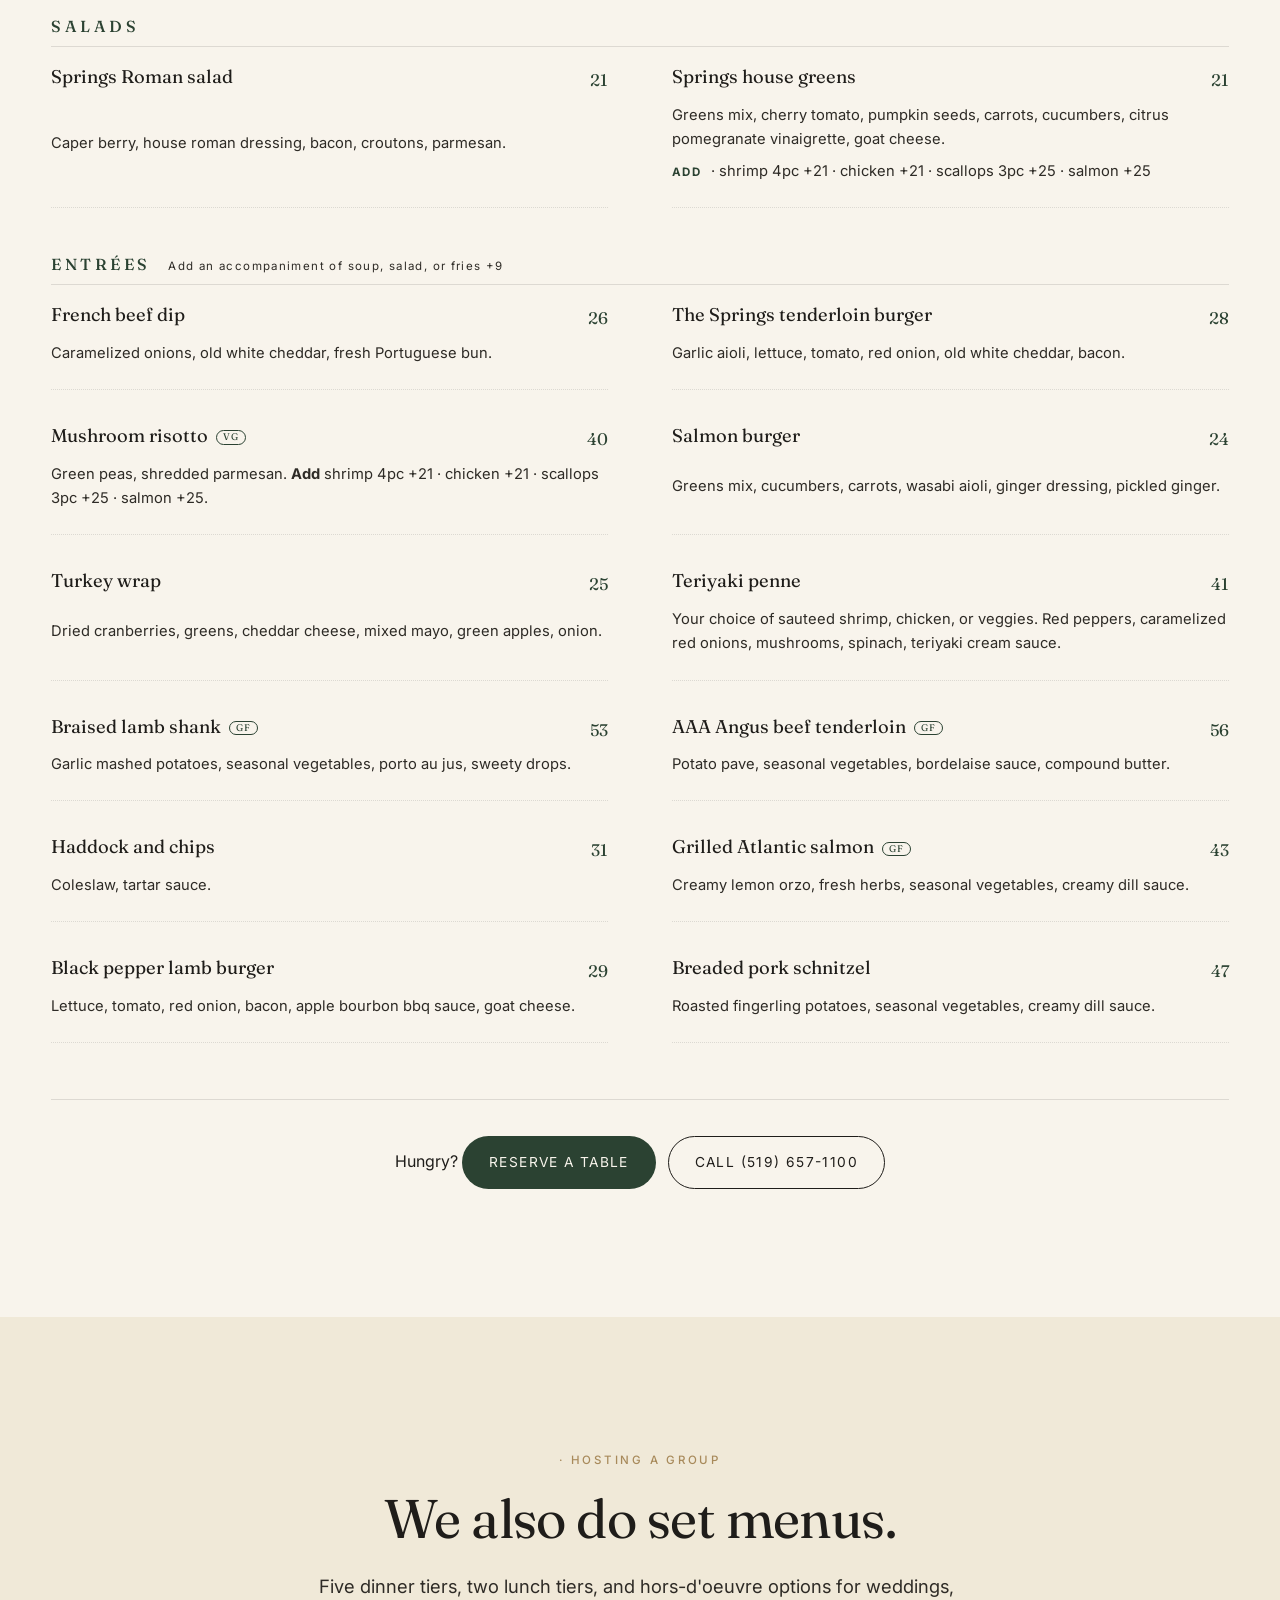
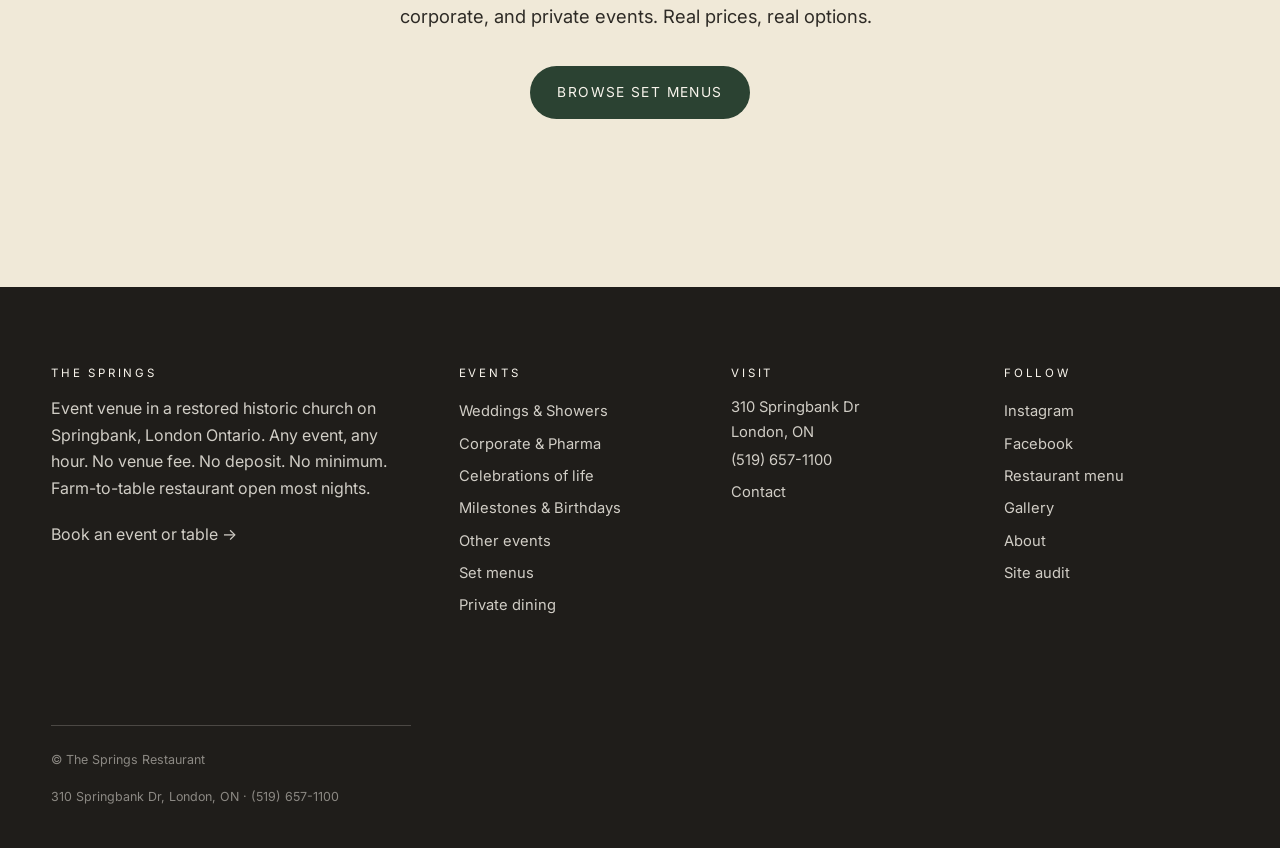
<file: menu.html>
<!DOCTYPE html>
<html lang="en">
<head>
<meta charset="utf-8">
<meta name="viewport" content="width=device-width, initial-scale=1">
<title>Menu · Lunch, Dinner, Wine · The Springs · London Ontario</title>
<meta name="description" content="Lunch, dinner, cocktails, wine, spirits, and dessert at The Springs in London, Ontario. Farm-to-table, locally sourced, handpicked by proprietor. Restored historic church on Springbank Drive.">
<link rel="canonical" href="https://momentumedia.github.io/the-springs-restaurant/menu.html">
<meta property="og:type" content="website">
<meta property="og:url" content="https://momentumedia.github.io/the-springs-restaurant/menu.html">
<meta property="og:title" content="Menu · The Springs · London Ontario">
<meta property="og:description" content="Lunch, dinner, cocktails, wine, spirits, dessert. Farm-to-table in a restored church.">
<meta property="og:image" content="https://momentumedia.github.io/the-springs-restaurant/images/plates/surf-and-turf.jpg">
<meta property="og:image:alt" content="Beef medallion with shrimp, butternut puree, broccolini at The Springs.">
<meta property="og:site_name" content="The Springs Restaurant">
<meta name="twitter:card" content="summary_large_image">
<meta name="twitter:title" content="Menu · The Springs · London Ontario">
<meta name="twitter:description" content="Lunch, dinner, cocktails, wine, dessert. Farm-to-table.">
<meta name="twitter:image" content="https://momentumedia.github.io/the-springs-restaurant/images/plates/surf-and-turf.jpg">
<link rel="icon" type="image/svg+xml" href="favicon.svg">
<link rel="preconnect" href="https://fonts.googleapis.com">
<link rel="preconnect" href="https://fonts.gstatic.com" crossorigin>
<link href="https://fonts.googleapis.com/css2?family=Fraunces:ital,opsz,wght@0,9..144,300;0,9..144,400;0,9..144,500;1,9..144,300;1,9..144,400&family=Inter:wght@300;400;500;600&display=swap" rel="stylesheet">
<link rel="stylesheet" href="css/styles.css">
<script type="application/ld+json">
{
  "@context": "https://schema.org",
  "@type": "Restaurant",
  "name": "The Springs Restaurant",
  "image": "https://momentumedia.github.io/the-springs-restaurant/images/plates/surf-and-turf.jpg",
  "url": "https://momentumedia.github.io/the-springs-restaurant/menu.html",
  "servesCuisine": "Farm-to-table bistro",
  "priceRange": "$$$",
  "acceptsReservations": "True",
  "telephone": "+1-519-657-1100",
  "address": {"@type": "PostalAddress","streetAddress":"310 Springbank Dr","addressLocality":"London","addressRegion":"ON","addressCountry":"CA"},
  "menu": "https://momentumedia.github.io/the-springs-restaurant/menu.html",
  "openingHoursSpecification": [
    {"@type": "OpeningHoursSpecification","dayOfWeek":["Sunday","Monday","Tuesday","Wednesday","Saturday"],"opens":"16:30","closes":"23:00"},
    {"@type": "OpeningHoursSpecification","dayOfWeek":["Thursday","Friday"],"opens":"12:00","closes":"15:00"},
    {"@type": "OpeningHoursSpecification","dayOfWeek":["Thursday","Friday"],"opens":"15:00","closes":"23:00"}
  ]
}
</script>
</head>
<body>

<header class="site-header">
  <div class="wrap">
    <nav class="nav" aria-label="Primary">
      <a href="index.html" class="nav-brand" aria-label="The Springs · home">
        <img src="images/logo/springs-logo.webp" alt="The Springs" width="140" height="40">
      </a>
      <ul class="nav-links">
        <li class="has-sub">
          <a href="events.html">Events <span class="chev" aria-hidden="true">▾</span></a>
          <ul class="submenu" role="menu">
            <li><a href="events.html">All events</a></li>
            <li><div class="submenu-divider"></div></li>
            <li><a href="weddings.html">Weddings · Showers</a></li>
            <li><a href="corporate-events.html">Corporate · Pharmaceutical</a></li>
            <li><a href="celebration-of-life.html">Celebrations of life</a></li>
            <li><a href="milestones.html">Milestones · Birthdays</a></li>
            <li><a href="other-events.html">Other events</a></li>
            <li><div class="submenu-divider"></div></li>
            <li><a href="set-menus.html">Set menus</a></li>
            <li><a href="private-dining.html">Private dining</a></li>
          </ul>
        </li>
        <li><a href="menu.html">Menu</a></li>
        <li><a href="gallery.html">Gallery</a></li>
        <li><a href="about.html">About</a></li>
        <li><a href="contact.html">Contact</a></li>
      </ul>
      <a href="https://book.squareup.com/appointments/us98yrta83eva6/location/0G40BYAWMQCB0/services?buttonTextColor=ffffff&amp;color=5ea581&amp;locale=en&amp;referrer=so" class="nav-cta" target="_blank" rel="noopener">Book</a>
      <button class="nav-toggle" aria-label="Open menu" aria-expanded="false"><span></span></button>
    </nav>
  </div>
</header>

<main>

<section class="section">
  <div class="wrap">
    <div class="reveal" style="max-width: 720px;">
      <span class="eyebrow">The menu</span>
      <h1>Locally sourced. Handpicked by proprietor.</h1>
      <p class="lede">Lunch Thursday and Friday. Dinner every night. A full bar and a wine list shaped around the plates. Prices in CAD. Menu rotates with the season. Call ahead if there's a special you want us to save.</p>
    </div>

    <div class="menu-tabs reveal mt-lg" role="tablist" aria-label="Menu sections" data-tabs="menu">
      <button class="menu-tab" role="tab" id="tab-lunch" aria-controls="panel-lunch" aria-selected="true">Lunch</button>
      <button class="menu-tab" role="tab" id="tab-dinner" aria-controls="panel-dinner" aria-selected="false">Dinner</button>
      <button class="menu-tab" role="tab" id="tab-cocktails" aria-controls="panel-cocktails" aria-selected="false">Cocktails &amp; Beer</button>
      <button class="menu-tab" role="tab" id="tab-winespirits" aria-controls="panel-winespirits" aria-selected="false">Wine &amp; Spirits</button>
      <button class="menu-tab" role="tab" id="tab-dessert" aria-controls="panel-dessert" aria-selected="false">Dessert &amp; Digestifs</button>
    </div>

    <div class="menu-legend reveal">
      <span class="pill">gf · gluten free</span>
      <span class="pill">v · vegan</span>
      <span class="pill">vg · vegetarian</span>
      <span class="menu-note">Please inform your server of any dietary restrictions or allergies. We accommodate allergies but do not guarantee an allergen-free kitchen.</span>
    </div>

    <div id="panel-lunch" role="tabpanel" aria-labelledby="tab-lunch" data-active data-group="menu" class="menu-panel">
      <div class="menu-section-head reveal">
        <h2>Lunch</h2>
        <p>Thursday and Friday · 12pm to 3pm. Appetizers, salads, handhelds, and hot plates from the dinner kitchen. Wine by the glass, because why not.</p>
      </div>

      <h3 class="menu-subhead reveal">Appetizers</h3>
      <div class="menu-items reveal">
        <div class="menu-item"><h4>Soup of the day</h4><span class="price">21</span></div>
        <div class="menu-item"><h4>Seared 'ahi' tuna <span class="pill pill-inline">gf</span></h4><span class="price">31</span><p>Black and white sesame seed crusted yellowfin tuna loin, greens mix, wasabi aioli, citrus ginger, teriyaki sauce, pickled ginger.</p></div>
        <div class="menu-item"><h4>Crab cakes</h4><span class="price">26</span><p>Panko breaded, back and claw crab meat, Thai chili lime aioli.</p></div>
        <div class="menu-item"><h4>Sauteed escargots</h4><span class="price">34</span><p>Pancetta, tomatoes, white wine garlic cream sauce, fleuron, toast point.</p></div>
        <div class="menu-item"><h4>Scallops</h4><span class="price">28</span><p>Pan seared, creamy blueberry bourbon sauce, toast point.</p></div>
        <div class="menu-item"><h4>Arancini <span class="pill pill-inline">vg</span></h4><span class="price">24</span><p>Arborio rice, marinara sauce, feta, cream cheese, smoked mozzarella.</p></div>
        <div class="menu-item"><h4>Tiger prawn</h4><span class="price">26</span><p>Jumbo tiger prawn, old cheddar, lemon, garlic and herb lobster cream sauce.</p></div>
      </div>

      <h3 class="menu-subhead reveal">Salads</h3>
      <div class="menu-items reveal">
        <div class="menu-item"><h4>Springs Roman salad</h4><span class="price">21</span><p>Caper berry, house roman dressing, bacon, croutons, parmesan.</p></div>
        <div class="menu-item"><h4>Springs house greens</h4><span class="price">21</span><p>Greens mix, cherry tomato, pumpkin seeds, carrots, cucumbers, citrus pomegranate vinaigrette, goat cheese.</p><p class="menu-add"><strong>Add</strong> · shrimp 4pc +21 · chicken +21 · scallops 3pc +25 · salmon +25</p></div>
      </div>

      <h3 class="menu-subhead reveal">Entrées <span class="menu-subnote">Add an accompaniment of soup, salad, or fries +9</span></h3>
      <div class="menu-items reveal">
        <div class="menu-item"><h4>French beef dip</h4><span class="price">26</span><p>Caramelized onions, old white cheddar, fresh Portuguese bun.</p></div>
        <div class="menu-item"><h4>The Springs tenderloin burger</h4><span class="price">28</span><p>Garlic aioli, lettuce, tomato, red onion, old white cheddar, bacon.</p></div>
        <div class="menu-item"><h4>Mushroom risotto <span class="pill pill-inline">vg</span></h4><span class="price">40</span><p>Green peas, shredded parmesan. <strong>Add</strong> shrimp 4pc +21 · chicken +21 · scallops 3pc +25 · salmon +25.</p></div>
        <div class="menu-item"><h4>Salmon burger</h4><span class="price">24</span><p>Greens mix, cucumbers, carrots, wasabi aioli, ginger dressing, pickled ginger.</p></div>
        <div class="menu-item"><h4>Turkey wrap</h4><span class="price">25</span><p>Dried cranberries, greens, cheddar cheese, mixed mayo, green apples, onion.</p></div>
        <div class="menu-item"><h4>Teriyaki penne</h4><span class="price">41</span><p>Your choice of sauteed shrimp, chicken, or veggies. Red peppers, caramelized red onions, mushrooms, spinach, teriyaki cream sauce.</p></div>
        <div class="menu-item"><h4>Braised lamb shank <span class="pill pill-inline">gf</span></h4><span class="price">53</span><p>Garlic mashed potatoes, seasonal vegetables, porto au jus, sweety drops.</p></div>
        <div class="menu-item"><h4>AAA Angus beef tenderloin <span class="pill pill-inline">gf</span></h4><span class="price">56</span><p>Potato pave, seasonal vegetables, bordelaise sauce, compound butter.</p></div>
        <div class="menu-item"><h4>Haddock and chips</h4><span class="price">31</span><p>Coleslaw, tartar sauce.</p></div>
        <div class="menu-item"><h4>Grilled Atlantic salmon <span class="pill pill-inline">gf</span></h4><span class="price">43</span><p>Creamy lemon orzo, fresh herbs, seasonal vegetables, creamy dill sauce.</p></div>
        <div class="menu-item"><h4>Black pepper lamb burger</h4><span class="price">29</span><p>Lettuce, tomato, red onion, bacon, apple bourbon bbq sauce, goat cheese.</p></div>
        <div class="menu-item"><h4>Breaded pork schnitzel</h4><span class="price">47</span><p>Roasted fingerling potatoes, seasonal vegetables, creamy dill sauce.</p></div>
      </div>
    </div>

    <div id="panel-dinner" role="tabpanel" aria-labelledby="tab-dinner" data-group="menu" class="menu-panel">
      <div class="menu-section-head reveal">
        <h2>Dinner</h2>
        <p>Every evening · 4:30pm onward. Starters, pasta, fish, beef, lamb, and a dessert list worth saving room for. Ask your server what just came in.</p>
      </div>

      <h3 class="menu-subhead reveal">Appetizers</h3>
      <div class="menu-items reveal">
        <div class="menu-item"><h4>Soup of the day</h4><span class="price">21</span></div>
        <div class="menu-item"><h4>Seared 'ahi' tuna <span class="pill pill-inline">gf</span></h4><span class="price">31</span><p>Black and white sesame seed crusted yellowfin tuna loin, greens mix, wasabi aioli, citrus ginger, teriyaki sauce, pickled ginger.</p></div>
        <div class="menu-item"><h4>Crab cakes</h4><span class="price">26</span><p>Panko breaded, back and claw crab meat, Thai chili lime aioli.</p></div>
        <div class="menu-item"><h4>Sauteed escargots</h4><span class="price">34</span><p>Pancetta, tomatoes, white wine garlic cream sauce, fleuron, toast point.</p></div>
        <div class="menu-item"><h4>Scallops</h4><span class="price">28</span><p>Pan seared, blueberry bourbon cream sauce, toast point.</p></div>
        <div class="menu-item"><h4>Arancini <span class="pill pill-inline">vg</span></h4><span class="price">24</span><p>Arborio rice, marinara sauce, feta, cream cheese, smoked mozzarella.</p></div>
        <div class="menu-item"><h4>Tiger prawn</h4><span class="price">26</span><p>Jumbo tiger prawn, old cheddar, lemon, garlic and herb lobster cream sauce.</p></div>
      </div>

      <h3 class="menu-subhead reveal">Salads</h3>
      <div class="menu-items reveal">
        <div class="menu-item"><h4>Springs Roman salad <span class="pill pill-inline">gf</span> <span class="pill pill-inline">vg</span></h4><span class="price">21</span><p>Crisp romaine, house roman dressing, bacon, croutons, parmesan.</p></div>
        <div class="menu-item"><h4>Springs house greens <span class="pill pill-inline">gf</span> <span class="pill pill-inline">v</span> <span class="pill pill-inline">vg</span></h4><span class="price">21</span><p>Greens mix, cherry tomatoes, pumpkin seeds, carrots, cucumbers, citrus pomegranate vinaigrette, goat cheese. <strong>Add</strong> shrimp 4pc +21 · chicken +21 · scallops 3pc +25 · salmon +25.</p></div>
      </div>

      <h3 class="menu-subhead reveal">Entrées</h3>
      <div class="menu-items reveal">
        <div class="menu-item"><h4>AAA Angus beef tenderloin <span class="pill pill-inline">gf</span></h4><span class="price">56</span><p>Roasted potato pave, seasonal vegetables, bordelaise sauce, compound butter.</p></div>
        <div class="menu-item"><h4>Breaded pork schnitzel</h4><span class="price">47</span><p>Roasted fingerling potatoes, seasonal vegetables, creamy dill sauce.</p></div>
        <div class="menu-item"><h4>Mushroom risotto <span class="pill pill-inline">gf</span> <span class="pill pill-inline">vg</span></h4><span class="price">40</span><p>Green peas, mixed mushrooms, shredded parmesan, truffle oil. <strong>Add</strong> shrimp 4pc +21 · chicken +21 · scallops 3pc +25 · salmon +25.</p></div>
        <div class="menu-item"><h4>Braised lamb shank <span class="pill pill-inline">gf</span></h4><span class="price">54</span><p>Garlic whipped potatoes, seasonal vegetables, porto au jus, sweety drops.</p></div>
        <div class="menu-item"><h4>Chicken supreme roulade <span class="pill pill-inline">gf</span></h4><span class="price">48</span><p>Mushroom risotto, seasonal vegetables, duxelles, sauce vierge, balsamic reduction.</p></div>
        <div class="menu-item"><h4>Teriyaki penne</h4><span class="price">41</span><p>Your choice of sauteed shrimp, chicken, or veggies. Red peppers, caramelized red onions, mushrooms, spinach, teriyaki cream sauce.</p></div>
        <div class="menu-item"><h4>Seared duck breast</h4><span class="price">49</span><p>Roasted fingerling potatoes, bordelaise sauce, seasonal vegetables.</p></div>
        <div class="menu-item"><h4>Grilled Atlantic salmon <span class="pill pill-inline">gf</span></h4><span class="price">46</span><p>Creamy lemon orzo, fresh herbs, seasonal vegetables, dill cream sauce.</p></div>
        <div class="menu-item"><h4>Venison loin</h4><span class="price">56</span><p>Organic espresso and black pepper crusted, roasted fingerling potatoes, seasonal vegetables, lime, arugula, chocolate pomegranate gastrique.</p></div>
      </div>
    </div>

    <div id="panel-cocktails" role="tabpanel" aria-labelledby="tab-cocktails" data-group="menu" class="menu-panel">
      <div class="menu-section-head reveal">
        <h2>Cocktails &amp; Beer</h2>
        <p>A proper bar. Classics poured straight, a few Springs originals, and bottled beer cold.</p>
      </div>

      <h3 class="menu-subhead reveal">Classic cocktails</h3>
      <div class="menu-items reveal">
        <div class="menu-item"><h4>Negroni</h4><span class="price">21</span><p>Gin, sweet vermouth, Campari, orange.</p></div>
        <div class="menu-item"><h4>Martini · top shelf martini</h4><span class="price">18 / 21</span><p>Gin or vodka, straight up or on the rocks, lemon twist or olives.</p></div>
        <div class="menu-item"><h4>Cosmopolitan</h4><span class="price">19</span><p>Vodka, triple sec, fresh squeezed lime juice, cranberry.</p></div>
        <div class="menu-item"><h4>Manhattan</h4><span class="price">20</span><p>Bourbon, sweet vermouth, angostura bitters, amarena cherries.</p></div>
        <div class="menu-item"><h4>Margarita</h4><span class="price">18</span><p>Cherry or lime, tequila, triple sec, on the rocks, salt rim.</p></div>
        <div class="menu-item"><h4>Aperol spritz</h4><span class="price">16</span><p>Aperol, prosecco, soda, orange.</p></div>
        <div class="menu-item"><h4>Moscow mule</h4><span class="price">17</span><p>Vodka, simple syrup, fresh squeezed lime juice, ginger beer.</p></div>
        <div class="menu-item"><h4>Sangria</h4><span class="price">17</span><p>Red or white wine, triple sec, cassis, fruit juices.</p></div>
        <div class="menu-item"><h4>Caesar</h4><span class="price">18 · virgin 12</span><p>Vodka, worcestershire, tabasco, clamato, lime, smoked celery salt rim, olive.</p></div>
      </div>

      <h3 class="menu-subhead reveal">Springs signatures</h3>
      <div class="menu-items reveal">
        <div class="menu-item"><h4>Maple bourbon old fashioned</h4><span class="price">19</span><p>Bourbon, Dillon's orange bitters, maple syrup, sweet vermouth, orange, amarena cherries.</p></div>
        <div class="menu-item"><h4>Lavender Collins</h4><span class="price">18</span><p>Empress gin, house made lavender syrup, fresh squeezed lemon juice, soda.</p></div>
        <div class="menu-item"><h4>Springtini</h4><span class="price">19</span><p>Raspberry and vanilla vodka, cassis, raspberry sourz, dehydrated lemon slice.</p></div>
        <div class="menu-item"><h4>Pink lemonade martini</h4><span class="price">21</span><p>Vodka, limoncello, cassis, lemon.</p></div>
      </div>

      <h3 class="menu-subhead reveal">Non alcoholic</h3>
      <div class="menu-items reveal">
        <div class="menu-item"><h4>Cherry lime craft soda</h4><span class="price"></span><p>Cherry syrup, fresh squeezed lime juice, amarena cherry.</p></div>
        <div class="menu-item"><h4>Sparkling lemonade</h4><span class="price"></span><p>Fresh squeezed lemon juice, simple syrup, dehydrated lemon slice.</p></div>
        <div class="menu-item"><h4>Mock mule</h4><span class="price"></span><p>Fresh squeezed lime juice, simple syrup, ginger beer.</p></div>
        <div class="menu-item"><h4>Budweiser Zero</h4><span class="price"></span></div>
      </div>

      <h3 class="menu-subhead reveal">Beer <span class="menu-subnote">bottles and cans</span></h3>
      <div class="menu-columns reveal">
        <div>
          <h4 class="menu-minihead">Domestic</h4>
          <ul class="menu-list">
            <li><span>Budweiser</span><span>8.5</span></li>
            <li><span>Bud Light</span><span>8.5</span></li>
            <li><span>Michelob Ultra</span><span>8.5</span></li>
          </ul>
        </div>
        <div>
          <h4 class="menu-minihead">Imported</h4>
          <ul class="menu-list">
            <li><span>Heineken</span><span>9.5</span></li>
            <li><span>Corona</span><span>9.5</span></li>
            <li><span>Stella Artois</span><span>9.5</span></li>
          </ul>
        </div>
        <div>
          <h4 class="menu-minihead">Craft</h4>
          <ul class="menu-list">
            <li><span>Anderson IPA</span><span>9.5</span></li>
            <li><span>Anderson Cream Ale</span><span>9.5</span></li>
            <li><span>Shale Ridge Rose Cider</span><span>11</span></li>
          </ul>
        </div>
      </div>
    </div>

    <div id="panel-winespirits" role="tabpanel" aria-labelledby="tab-winespirits" data-group="menu" class="menu-panel">
      <div class="menu-section-head reveal">
        <h2>Wine &amp; Spirits</h2>
        <p>Ontario bottles get shelf space. Old-world reds and whites to match whatever the kitchen is sending out. Ask about corkage if you want to bring a bottle that means something.</p>
      </div>

      <h3 class="menu-subhead reveal">Red wine <span class="menu-subnote">bottle / 6oz glass / 9oz glass</span></h3>
      <div class="menu-items reveal">
        <div class="menu-item"><h4>House Seasons Cabernet Merlot 2024</h4><span class="price">48 / 14 / 19</span><p>Niagara.</p></div>
        <div class="menu-item"><h4>Black River Malbec 2024</h4><span class="price">55 / 16 / 21</span><p>Argentina.</p></div>
        <div class="menu-item"><h4>Kim Crawford Pinot Noir 2023</h4><span class="price">64 / 17 / 24</span><p>New Zealand.</p></div>
        <div class="menu-item"><h4>Caposaldo Chianti 2023</h4><span class="price">64 / 17 / 24</span><p>Italy.</p></div>
        <div class="menu-item"><h4>Pelee Island Baco Noir 2019</h4><span class="price">48</span><p>Niagara.</p></div>
        <div class="menu-item"><h4>Pelee Island Shiraz 2016</h4><span class="price">48</span><p>Niagara.</p></div>
        <div class="menu-item"><h4>Lussac Saint-Emilion Bordeaux 2023</h4><span class="price">67</span><p>France.</p></div>
        <div class="menu-item"><h4>Zenato Valpolicella Ripasso Superiore 2019</h4><span class="price">80</span><p>Italy.</p></div>
        <div class="menu-item"><h4>Papa Figos Douro 2022</h4><span class="price">99</span><p>Portugal.</p></div>
        <div class="menu-item"><h4>Wente Merlot 2021</h4><span class="price">129</span><p>California.</p></div>
        <div class="menu-item"><h4>The Prisoner Zinfandel Blend 2019</h4><span class="price">139</span><p>California.</p></div>
        <div class="menu-item"><h4>St. Francis Merlot 2019</h4><span class="price">149</span><p>California.</p></div>
        <div class="menu-item"><h4>Zenato Amarone della Valpolicella 2019</h4><span class="price">149</span><p>Italy.</p></div>
        <div class="menu-item"><h4>Tedeschi Amarone della Valpolicella 2019</h4><span class="price">170</span><p>Italy.</p></div>
        <div class="menu-item"><h4>Caymus Cabernet Sauvignon 2020</h4><span class="price">290</span><p>California.</p></div>
      </div>

      <h3 class="menu-subhead reveal">White wine <span class="menu-subnote">bottle / 6oz glass / 9oz glass</span></h3>
      <div class="menu-items reveal">
        <div class="menu-item"><h4>House Seasons Pinot Grigio 2024</h4><span class="price">48 / 14 / 19</span><p>Niagara.</p></div>
        <div class="menu-item"><h4>Cielo Pinot Grigio 2024</h4><span class="price">55 / 15 / 21</span><p>Italy.</p></div>
        <div class="menu-item"><h4>Tawse Riesling 2021</h4><span class="price">55 / 15 / 21</span><p>Niagara.</p></div>
        <div class="menu-item"><h4>Kim Crawford Sauvignon Blanc 2024</h4><span class="price">70 / 19 / 24</span><p>New Zealand.</p></div>
        <div class="menu-item"><h4>La Vieille Ferme Rose 2024</h4><span class="price">49</span><p>France.</p></div>
        <div class="menu-item"><h4>Caposaldo Pinot Grigio 2023</h4><span class="price">52</span><p>Italy.</p></div>
        <div class="menu-item"><h4>Escudo Rojo Sauvignon Blanc 2024</h4><span class="price">60</span><p>Chile.</p></div>
        <div class="menu-item"><h4>Planalto Douro Pinot Grigo 2022</h4><span class="price">65</span><p>Portugal.</p></div>
        <div class="menu-item"><h4>Guenoc Chardonnay 2023</h4><span class="price">65</span><p>California.</p></div>
        <div class="menu-item"><h4>Tawse Chardonnay 2020</h4><span class="price">65</span><p>Niagara.</p></div>
        <div class="menu-item"><h4>St. Francis Sauvignon Blanc 2022</h4><span class="price">99</span><p>California.</p></div>
        <div class="menu-item"><h4>Cakebread Chardonnay 2021</h4><span class="price">195</span><p>California.</p></div>
      </div>

      <h3 class="menu-subhead reveal">Bubbly <span class="menu-subnote">bottle / 6oz glass</span></h3>
      <div class="menu-items reveal">
        <div class="menu-item"><h4>Cielo Prosecco 2024</h4><span class="price">59 / 16</span><p>Italy.</p></div>
        <div class="menu-item"><h4>Veuve du Vernay Brut 2024</h4><span class="price">55</span><p>France.</p></div>
        <div class="menu-item"><h4>Veuve Clicquot Brut 2019</h4><span class="price">219</span><p>France.</p></div>
        <div class="menu-item"><h4>Billecart-Salmon Extra Brut 2009</h4><span class="price">449</span><p>France.</p></div>
        <div class="menu-item"><h4>Dom Perignon 2010</h4><span class="price">650</span><p>France.</p></div>
        <div class="menu-item"><h4>Louis Roederer Cristal Brut 2012</h4><span class="price">1400</span><p>France.</p></div>
      </div>

      <h3 class="menu-subhead reveal">Spirits</h3>
      <div class="menu-columns reveal">
        <div>
          <h4 class="menu-minihead">Vodka</h4>
          <ul class="menu-list">
            <li><span>Tag</span><span>11</span></li>
            <li><span>Smirnoff Blueberry</span><span>11</span></li>
            <li><span>Smirnoff Raspberry</span><span>11</span></li>
            <li><span>Smirnoff Vanilla</span><span>11</span></li>
            <li><span>Stoli</span><span>11</span></li>
            <li><span>Grey Goose</span><span>15</span></li>
          </ul>
          <h4 class="menu-minihead">Rum</h4>
          <ul class="menu-list">
            <li><span>Captain Morgan White</span><span>11</span></li>
            <li><span>Malibu Coconut</span><span>11</span></li>
            <li><span>Captain Morgan Spiced</span><span>12</span></li>
            <li><span>Captain Morgan Dark</span><span>12</span></li>
            <li><span>Appleton's Spiced</span><span>12</span></li>
            <li><span>Gosling's Black</span><span>13</span></li>
            <li><span>Kraken Black Spiced</span><span>13</span></li>
          </ul>
          <h4 class="menu-minihead">Bourbon &amp; Whiskey</h4>
          <ul class="menu-list">
            <li><span>Forty Creek</span><span>12</span></li>
            <li><span>Jim Beam</span><span>12</span></li>
            <li><span>Jack Daniel's</span><span>13</span></li>
            <li><span>Jameson</span><span>14</span></li>
            <li><span>Knob Creek 9yr</span><span>17</span></li>
          </ul>
          <h4 class="menu-minihead">Rye</h4>
          <ul class="menu-list">
            <li><span>Canadian Club</span><span>12</span></li>
            <li><span>Wiser's Deluxe</span><span>12</span></li>
            <li><span>Crown Royal</span><span>12</span></li>
            <li><span>Lot 40</span><span>14</span></li>
          </ul>
          <h4 class="menu-minihead">Gin</h4>
          <ul class="menu-list">
            <li><span>Ginslinger</span><span>12</span></li>
            <li><span>Bombay Sapphire</span><span>12</span></li>
            <li><span>Dillon's</span><span>13</span></li>
            <li><span>Empress</span><span>15</span></li>
            <li><span>Hendricks</span><span>16</span></li>
          </ul>
        </div>
        <div>
          <h4 class="menu-minihead">Scotch</h4>
          <ul class="menu-list">
            <li><span>Grant's</span><span>13</span></li>
            <li><span>Glenmorangie</span><span>17</span></li>
            <li><span>Johnnie Walker Black Label</span><span>17</span></li>
            <li><span>Glenlivet 12 / 15 / 18yr</span><span>19 / 24 / 43</span></li>
            <li><span>Glenfiddich 12 / 18yr</span><span>19 / 43</span></li>
            <li><span>Dalwhinnie 15yr</span><span>25</span></li>
            <li><span>Macallan 12yr</span><span>27</span></li>
            <li><span>Lagavulin 16yr</span><span>29</span></li>
            <li><span>Oban 14yr</span><span>29</span></li>
            <li><span>Johnnie Walker Blue Label</span><span>56</span></li>
          </ul>
          <h4 class="menu-minihead">Tequila</h4>
          <ul class="menu-list">
            <li><span>Sauza Silver</span><span>12</span></li>
            <li><span>Jose Cuervo</span><span>13</span></li>
            <li><span>Casamigos Blanco</span><span>18</span></li>
            <li><span>Patron Silver</span><span>19</span></li>
            <li><span>Don Julio Blanco</span><span>20</span></li>
            <li><span>Don Julio 70</span><span>25</span></li>
          </ul>
          <h4 class="menu-minihead">Cognac</h4>
          <ul class="menu-list">
            <li><span>Courvoisier VSOP</span><span>17</span></li>
            <li><span>Hennessy</span><span>17</span></li>
            <li><span>Remy Martin XO</span><span>54</span></li>
          </ul>
          <h4 class="menu-minihead">Brandy</h4>
          <ul class="menu-list">
            <li><span>St. Remy VSOP</span><span>11</span></li>
            <li><span>St. Remy XO</span><span>13</span></li>
          </ul>
          <h4 class="menu-minihead">Liqueurs</h4>
          <ul class="menu-list">
            <li><span>Limoncello</span><span>11</span></li>
            <li><span>Sambuca</span><span>11</span></li>
            <li><span>Bolivar</span><span>11</span></li>
            <li><span>Frangelico</span><span>12</span></li>
            <li><span>Disaronno</span><span>12</span></li>
            <li><span>Bailey's</span><span>12</span></li>
            <li><span>Drambuie</span><span>13</span></li>
            <li><span>Grand Marnier</span><span>13</span></li>
            <li><span>Cointreau</span><span>15</span></li>
            <li><span>Chambord</span><span>15</span></li>
          </ul>
        </div>
      </div>
    </div>

    <div id="panel-dessert" role="tabpanel" aria-labelledby="tab-dessert" data-group="menu" class="menu-panel">
      <div class="menu-section-head reveal">
        <h2>Dessert &amp; Digestifs</h2>
        <p>Dessert is a real course here. Pair with a coffee, a digestif, or a dessert wine.</p>
      </div>

      <h3 class="menu-subhead reveal">Dessert</h3>
      <div class="menu-items reveal">
        <div class="menu-item"><h4>Flourless chocolate cake</h4><span class="price">15</span><p>Served with fresh fruit and whipped cream.</p></div>
        <div class="menu-item"><h4>Vanilla crème brûlée</h4><span class="price">16</span></div>
        <div class="menu-item"><h4>Seasonal dessert</h4><span class="price">14</span><p>Served with fresh fruit and whipped cream.</p></div>
        <div class="menu-item"><h4>Lemon sorbet</h4><span class="price">14</span><p>Served with lemon curd, shortbread crumble, poppyseeds.</p></div>
        <div class="menu-item"><h4>Affogato</h4><span class="price">14</span><p>Vanilla ice cream, espresso.</p></div>
        <div class="menu-item"><h4>Turtle's chocolate cheesecake</h4><span class="price">15</span><p>Served with fresh fruit and whipped cream.</p></div>
      </div>

      <h3 class="menu-subhead reveal">Digestifs</h3>
      <div class="menu-items reveal">
        <div class="menu-item"><h4>B-52 coffee</h4><span class="price">19</span><p>Bailey's, coffee liqueur, grand marnier, whipped cream, amarena cherry, sugar rim.</p></div>
        <div class="menu-item"><h4>Irish coffee</h4><span class="price">18</span><p>Jameson, Irish mist, whipped cream, amarena cherry, sugar rim.</p></div>
        <div class="menu-item"><h4>Spanish coffee</h4><span class="price">19</span><p>Rum, grand marnier, coffee liqueur, whipped cream, amarena cherry, sugar rim.</p></div>
        <div class="menu-item"><h4>Monte Cristo coffee</h4><span class="price">19</span><p>Grand marnier, coffee liqueur, whipped cream, amarena cherry, sugar rim.</p></div>
        <div class="menu-item"><h4>Blueberry tea</h4><span class="price">17</span><p>Grand marnier, amaretto, orange pekoe tea, orange.</p></div>
        <div class="menu-item"><h4>Espresso martini</h4><span class="price">21</span><p>Vanilla vodka, coffee liqueur, espresso.</p></div>
        <div class="menu-item"><h4>Pick me up</h4><span class="price">17</span><p>Bailey's, amaretto.</p></div>
        <div class="menu-item"><h4>White Russian</h4><span class="price">17</span><p>Vodka, coffee liqueur, milk, amarena cherry.</p></div>
        <div class="menu-item"><h4>Vidal Select Harvest Ice Wine</h4><span class="price">15 · 3oz</span><p>Niagara.</p></div>
        <div class="menu-item"><h4>Taylor Fladgate Tawny Port 20yr</h4><span class="price">25 · 2oz</span><p>Portugal.</p></div>
      </div>

      <h3 class="menu-subhead reveal">Coffee &amp; Tea</h3>
      <div class="menu-columns reveal">
        <div>
          <h4 class="menu-minihead">Coffee</h4>
          <ul class="menu-list">
            <li><span>Cappuccino</span><span>9</span></li>
            <li><span>Latte</span><span>9</span></li>
            <li><span>Espresso</span><span>7</span></li>
            <li><span>Double espresso</span><span>10</span></li>
            <li><span>Americano</span><span>8</span></li>
            <li><span>Drip coffee</span><span>6</span></li>
          </ul>
        </div>
        <div>
          <h4 class="menu-minihead">Tea <span class="menu-subnote">5</span></h4>
          <ul class="menu-list menu-list-plain">
            <li><em>Caffeinated</em></li>
            <li>Orange pekoe</li>
            <li>Earl grey</li>
            <li>Green</li>
          </ul>
          <ul class="menu-list menu-list-plain">
            <li><em>Herbal</em></li>
            <li>Lemon ginger</li>
            <li>Chamomile</li>
            <li>Peppermint</li>
          </ul>
        </div>
      </div>
    </div>

    <div class="menu-cta reveal mt-xl">
      <p>Hungry? <a class="btn btn-primary" href="https://book.squareup.com/appointments/us98yrta83eva6/location/0G40BYAWMQCB0/services?buttonTextColor=ffffff&amp;color=5ea581&amp;locale=en&amp;referrer=so" target="_blank" rel="noopener">Reserve a Table</a> <a class="btn btn-outline" href="tel:15196571100" style="margin-left: 8px;">Call (519) 657-1100</a></p>
    </div>

  </div>
</section>

<section class="section" style="background: var(--ivory-warm);">
  <div class="wrap">
    <div class="text-center reveal" style="max-width: 680px; margin: 0 auto 40px;">
      <span class="eyebrow">Hosting a group</span>
      <h2>We also do set menus.</h2>
      <p class="lede">Five dinner tiers, two lunch tiers, and hors-d'oeuvre options for weddings, corporate, and private events. Real prices, real options.</p>
      <a class="btn btn-primary mt-sm" href="set-menus.html">Browse set menus</a>
    </div>
  </div>
</section>

</main>

<footer class="site-footer">
  <div class="wrap">
    <div class="brand-block">
      <h4>The Springs</h4>
      <p>Event venue in a restored historic church on Springbank, London Ontario. Any event, any hour. No venue fee. No deposit. No minimum. Farm-to-table restaurant open most nights.</p>
      <p><a href="https://book.squareup.com/appointments/us98yrta83eva6/location/0G40BYAWMQCB0/services?buttonTextColor=ffffff&amp;color=5ea581&amp;locale=en&amp;referrer=so" target="_blank" rel="noopener">Book an event or table →</a></p>
    </div>
    <div>
      <h4>Events</h4>
      <ul>
        <li><a href="weddings.html">Weddings &amp; Showers</a></li>
        <li><a href="corporate-events.html">Corporate &amp; Pharma</a></li>
        <li><a href="celebration-of-life.html">Celebrations of life</a></li>
        <li><a href="milestones.html">Milestones &amp; Birthdays</a></li>
        <li><a href="other-events.html">Other events</a></li>
        <li><a href="set-menus.html">Set menus</a></li>
        <li><a href="private-dining.html">Private dining</a></li>
      </ul>
    </div>
    <div>
      <h4>Visit</h4>
      <ul>
        <li>310 Springbank Dr</li>
        <li>London, ON</li>
        <li><a href="tel:15196571100">(519) 657-1100</a></li>
        <li><a href="contact.html">Contact</a></li>
      </ul>
    </div>
    <div>
      <h4>Follow</h4>
      <ul>
        <li><a href="https://instagram.com/thespringsrestaurant" target="_blank" rel="noopener">Instagram</a></li>
        <li><a href="https://www.facebook.com/profile.php?id=100086305566439" target="_blank" rel="noopener">Facebook</a></li>
        <li><a href="menu.html">Restaurant menu</a></li>
        <li><a href="gallery.html">Gallery</a></li>
        <li><a href="about.html">About</a></li>
        <li><a href="audit.html">Site audit</a></li>
      </ul>
    </div>
    <div class="footer-bottom">
      <span>© The Springs Restaurant</span>
      <span>310 Springbank Dr, London, ON · (519) 657-1100</span>
    </div>
  </div>
</footer>

<script src="js/main.js" defer></script>
</body>
</html>
</file>
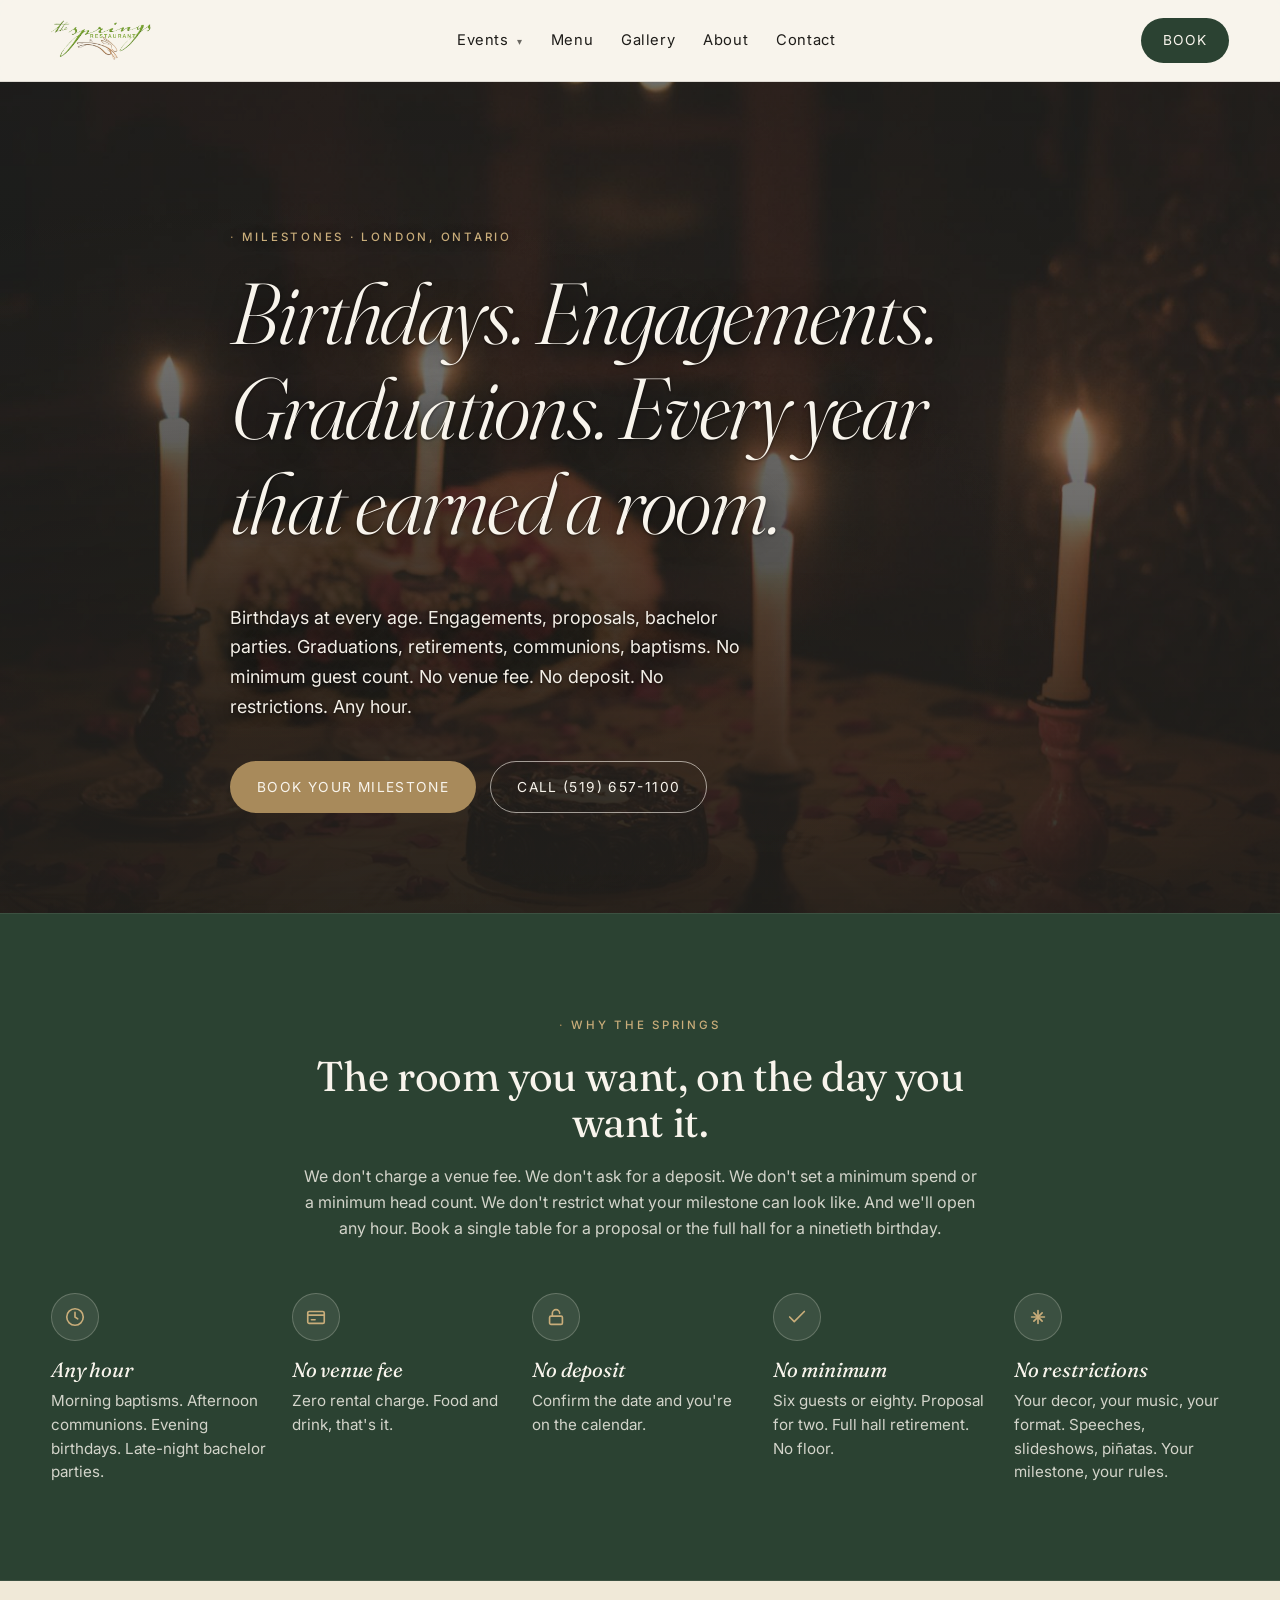
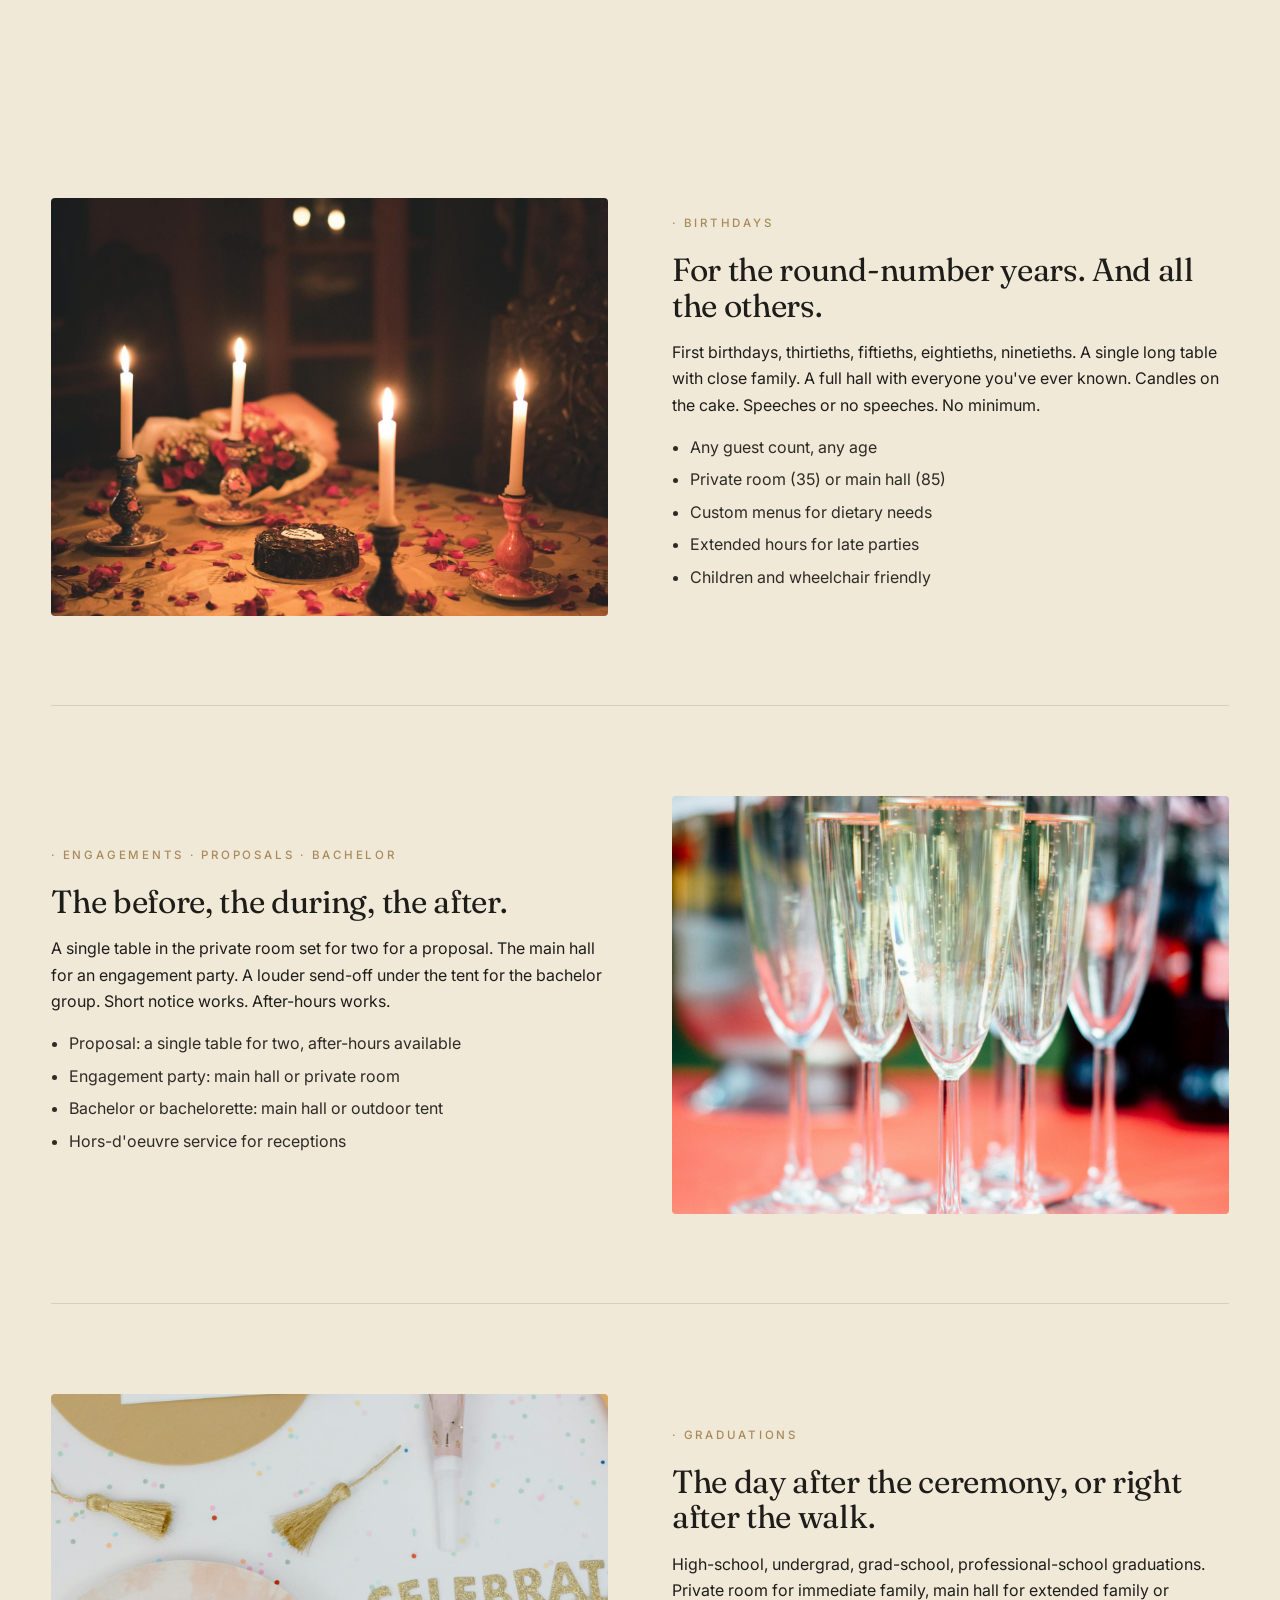
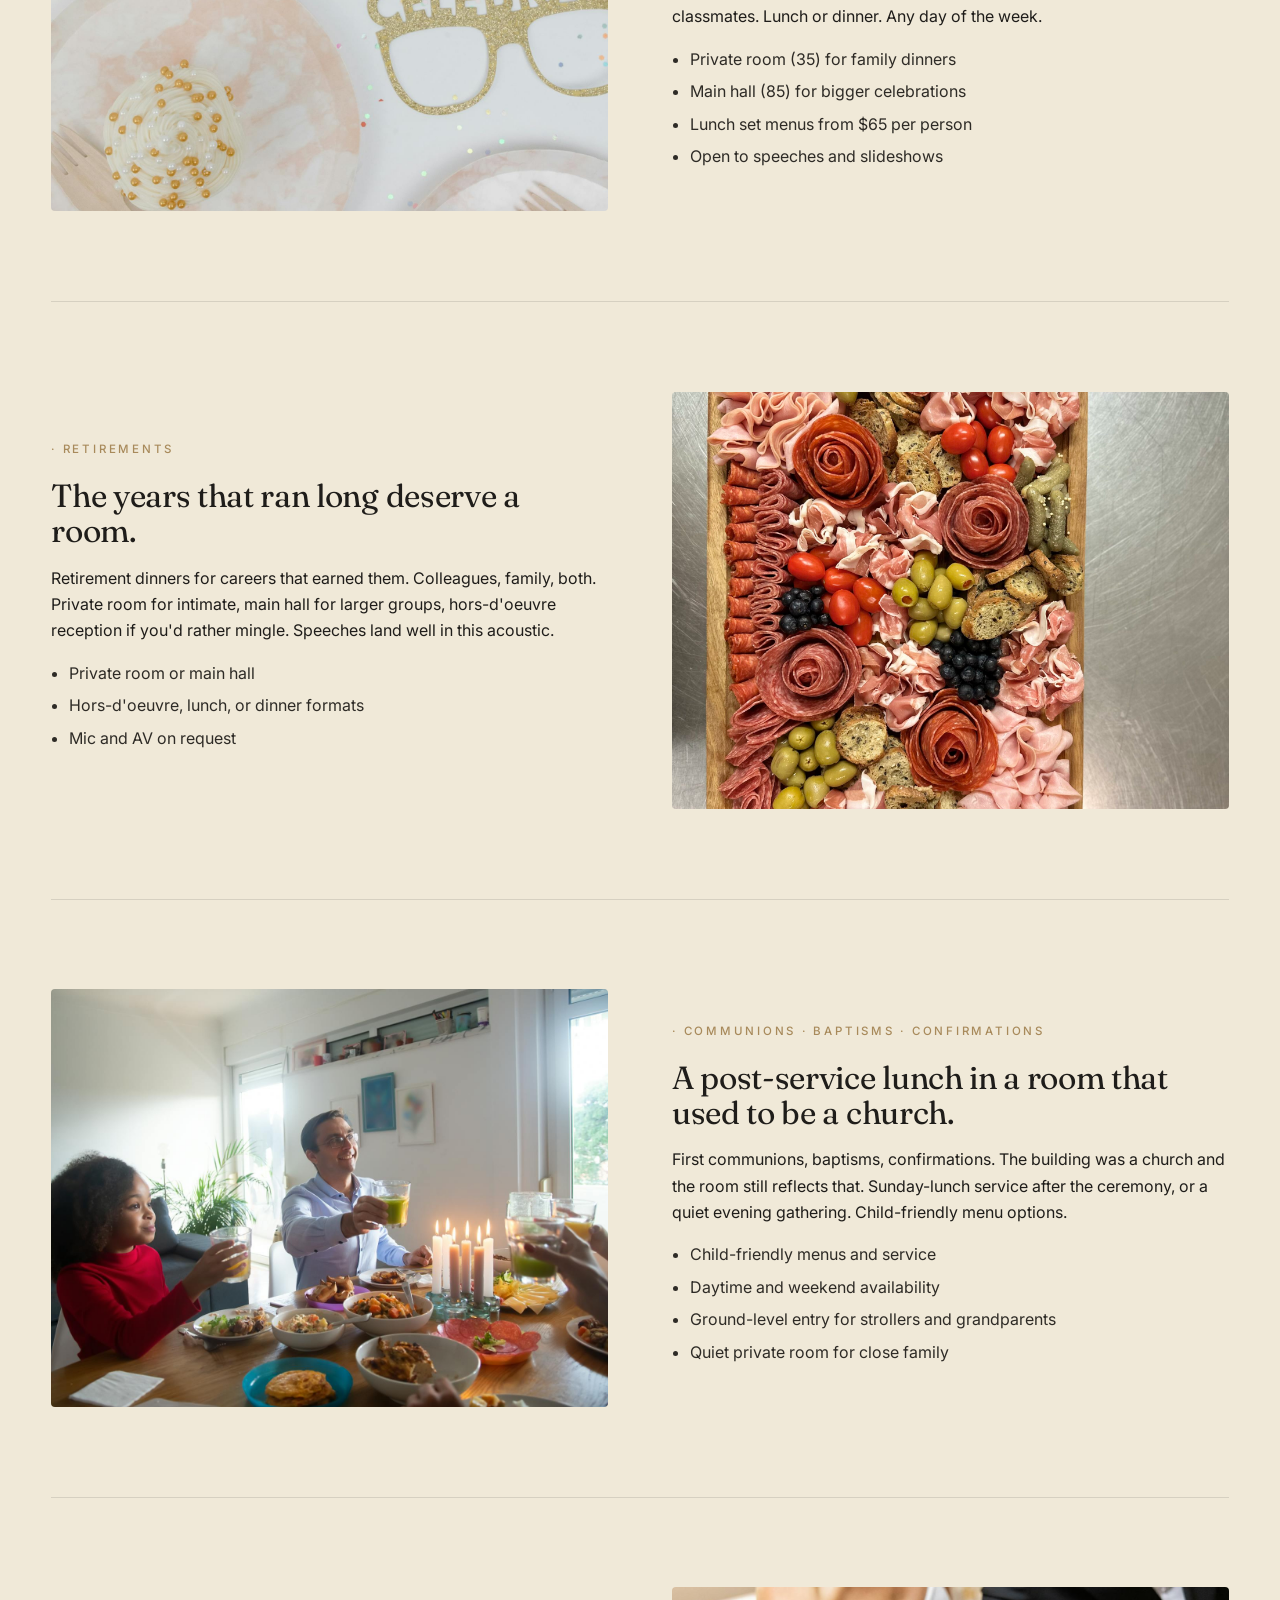
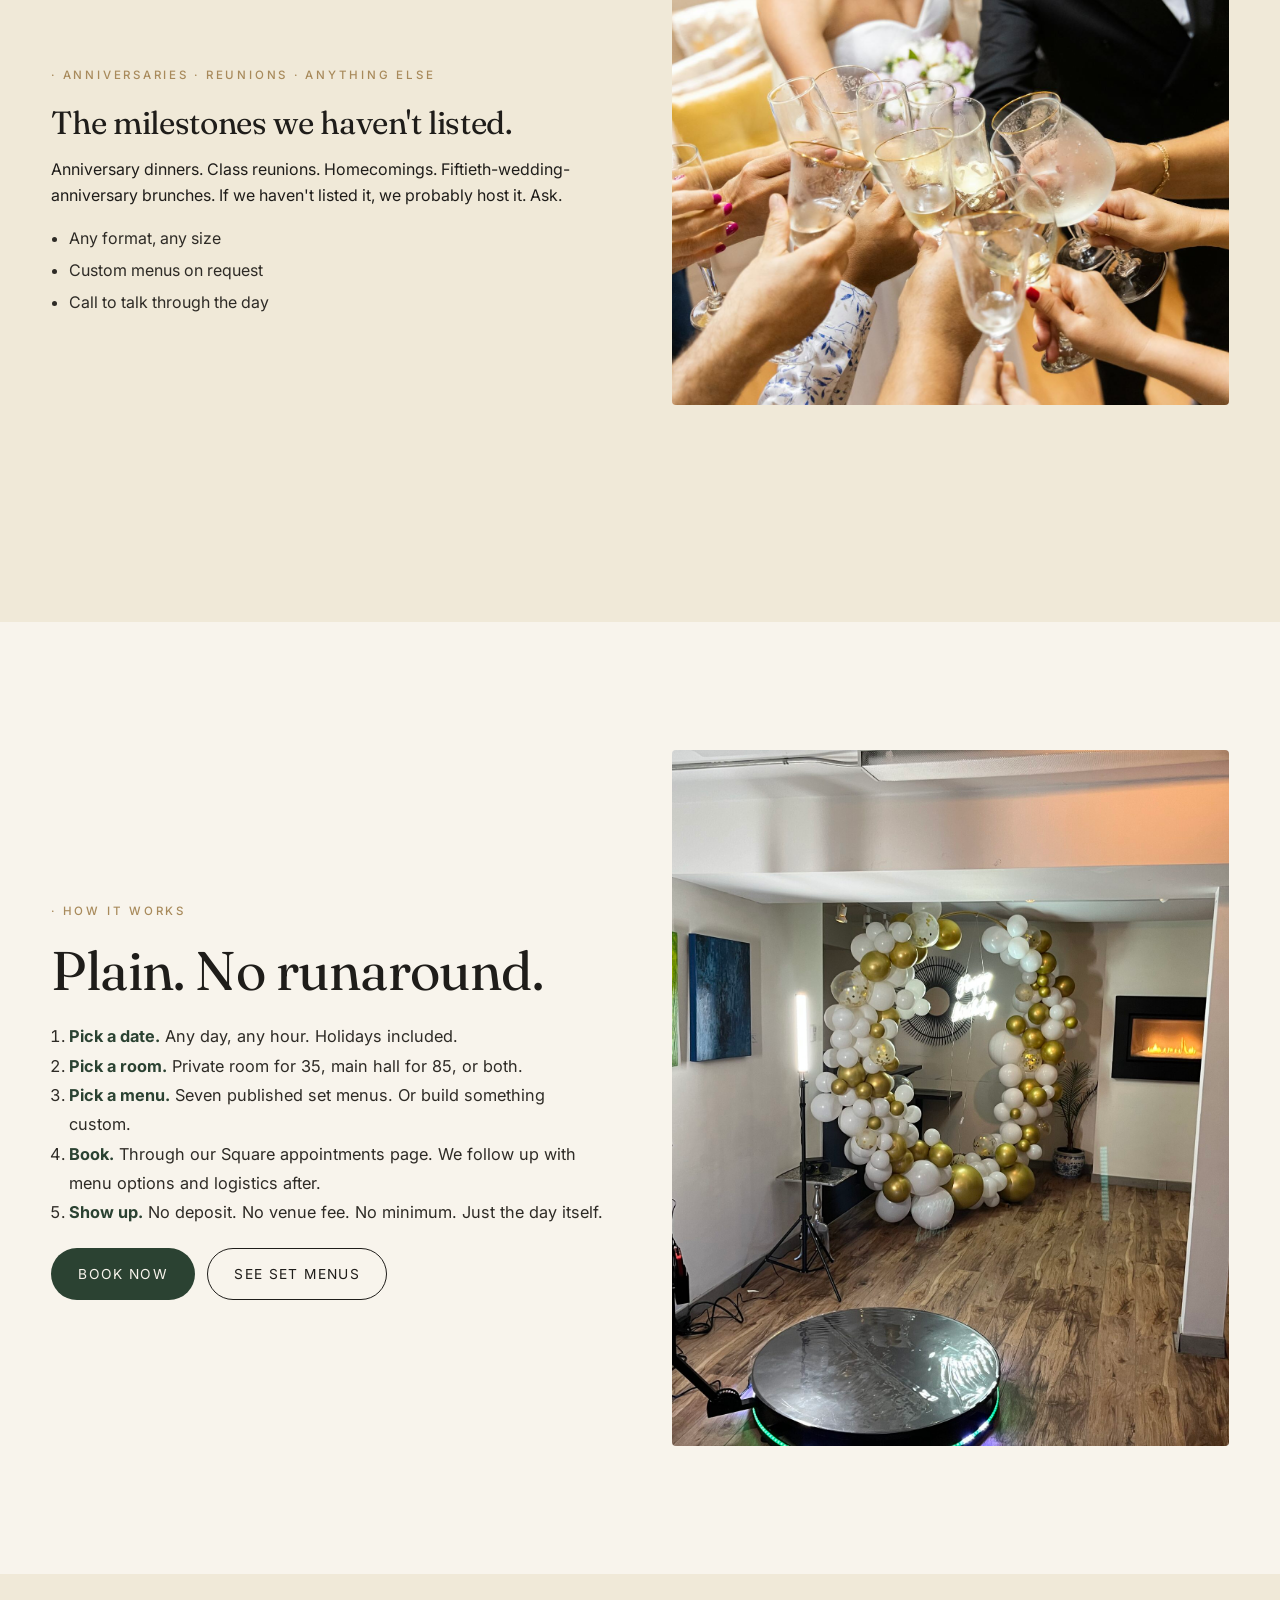
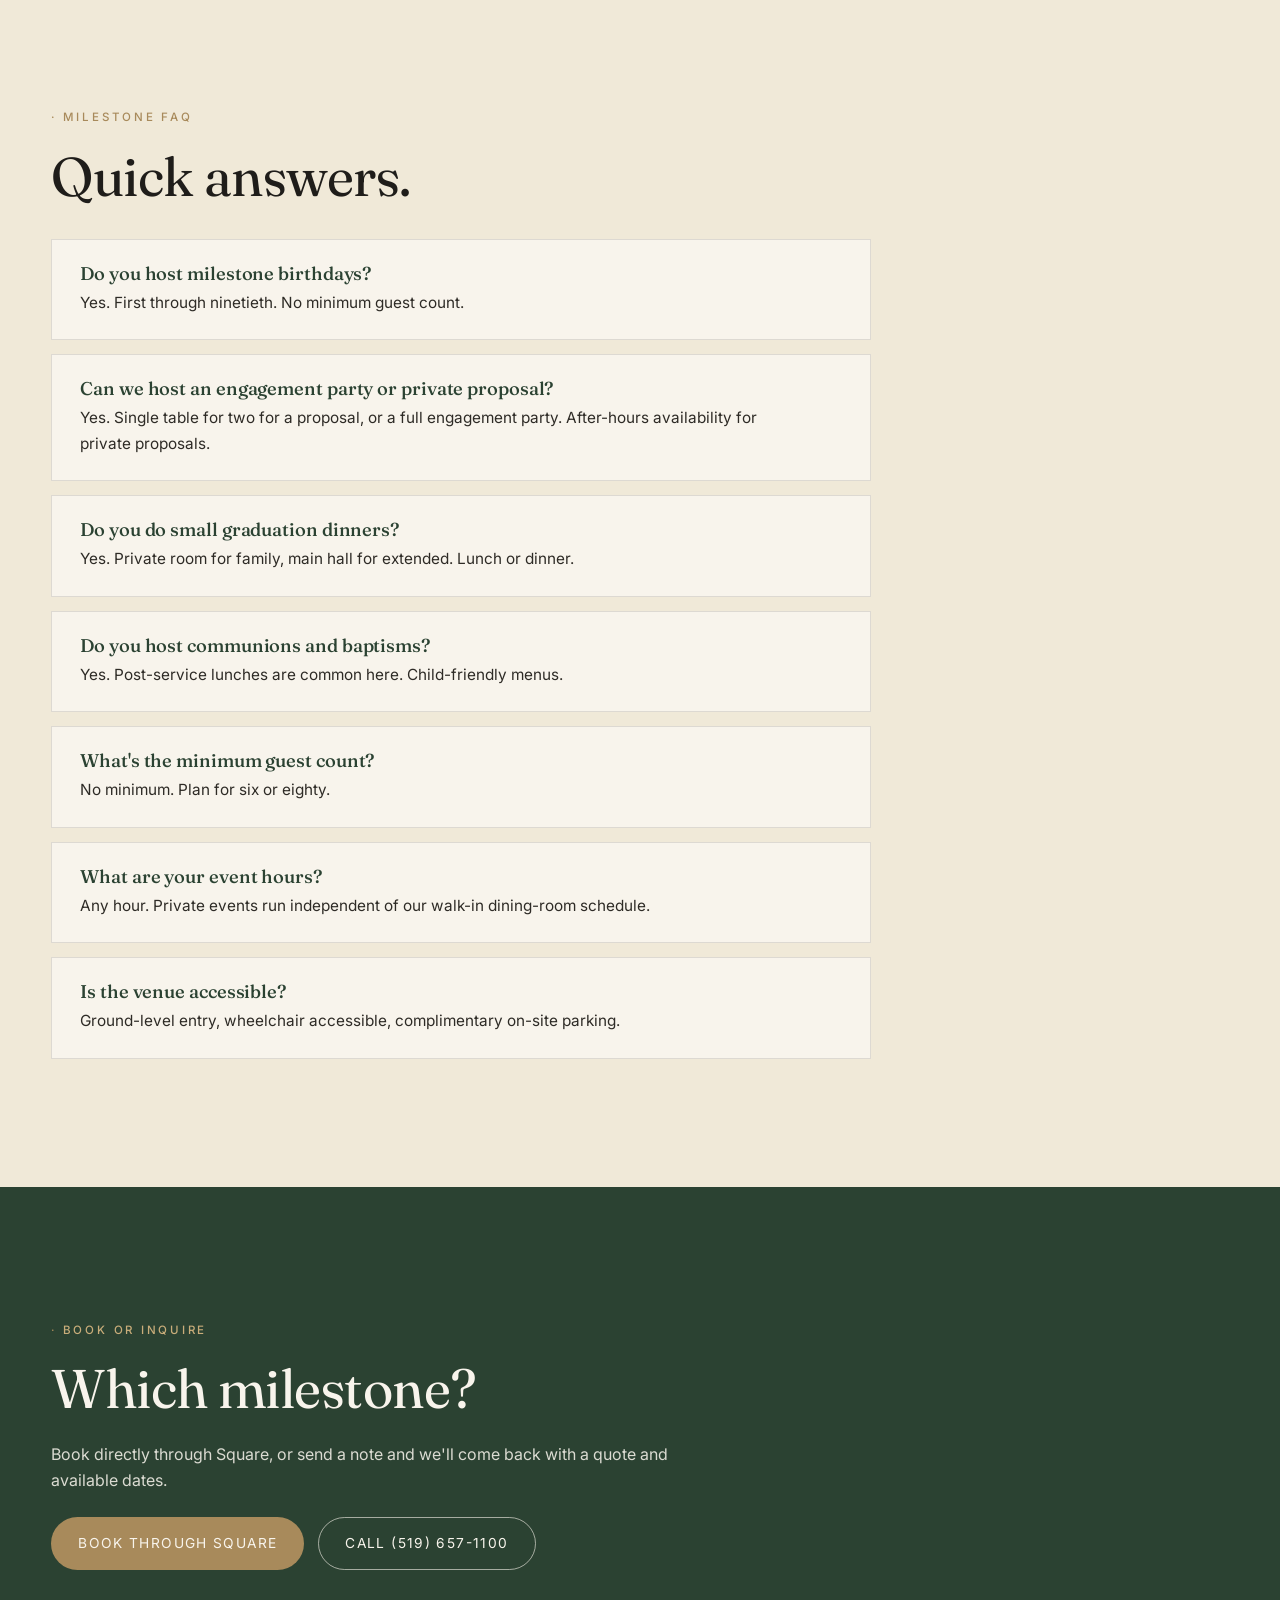
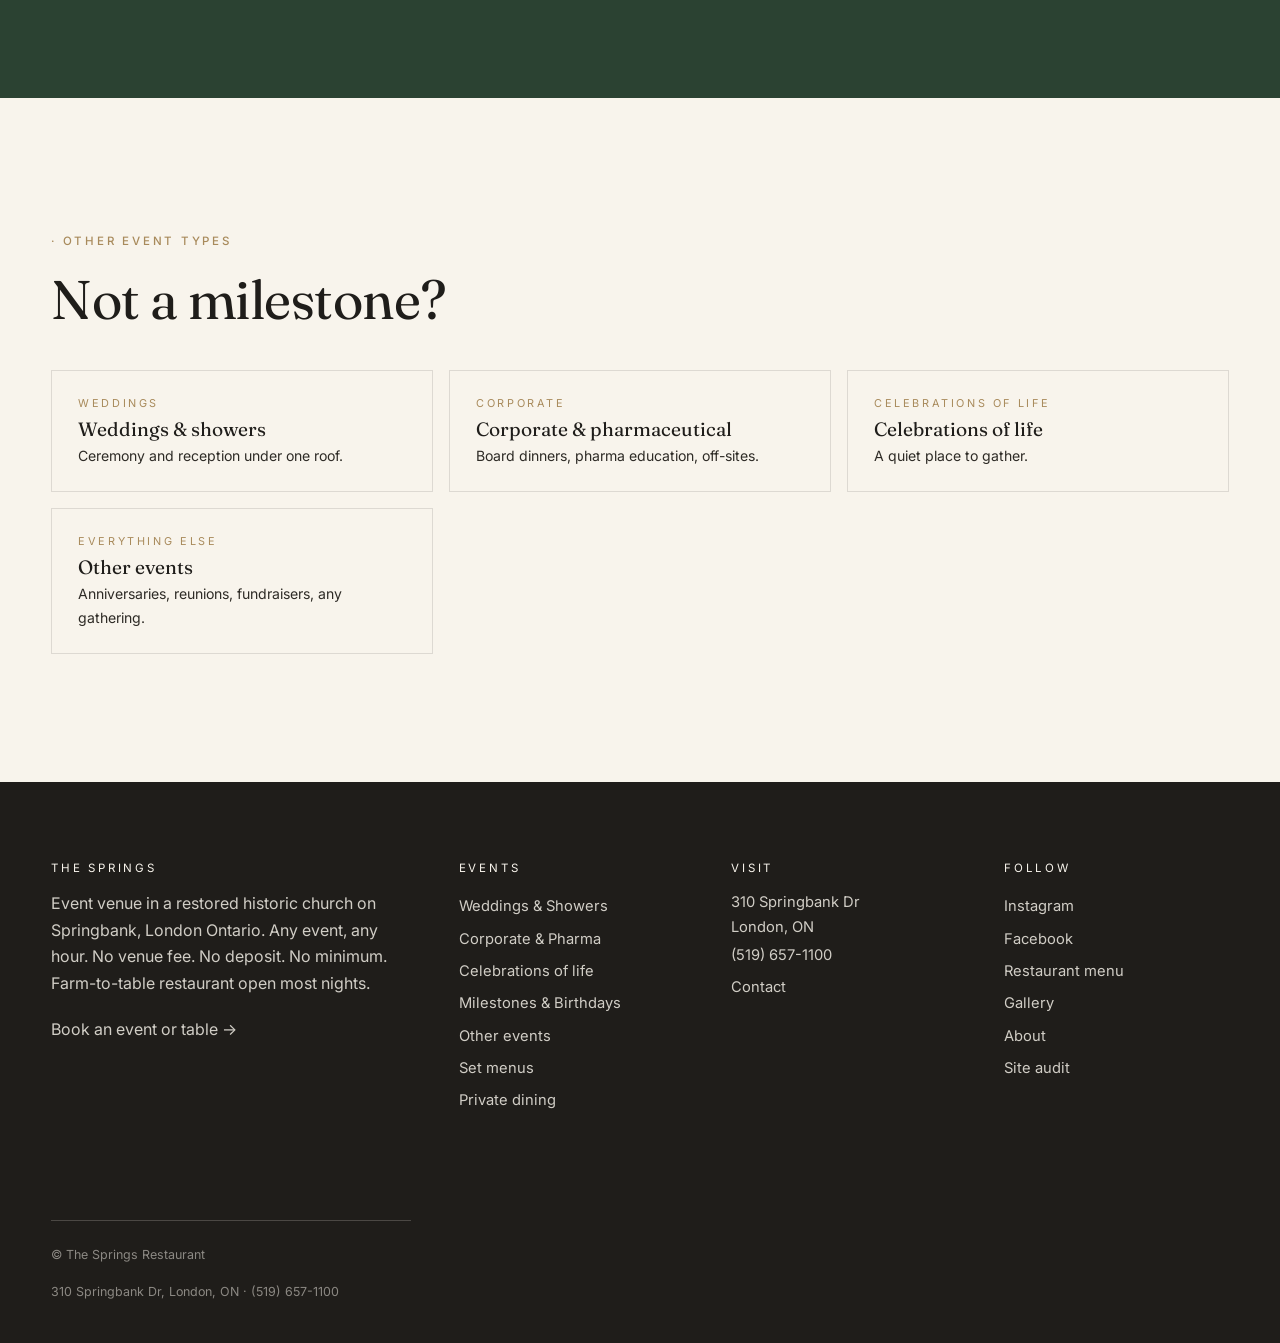
<file: milestones.html>
<!DOCTYPE html>
<html lang="en">
<head>
<meta charset="utf-8">
<meta name="viewport" content="width=device-width, initial-scale=1">
<title>Birthday &amp; Milestone Venue · London Ontario · The Springs</title>
<meta name="description" content="Birthday, engagement, graduation, retirement, bachelor, communion and baptism venue in London, Ontario. A restored historic church for every milestone. No venue fee. No deposit. No minimum. No restrictions.">
<link rel="canonical" href="https://momentumedia.github.io/the-springs-restaurant/milestones.html">
<meta property="og:type" content="website">
<meta property="og:url" content="https://momentumedia.github.io/the-springs-restaurant/milestones.html">
<meta property="og:title" content="Milestone venue · London Ontario · The Springs">
<meta property="og:description" content="Birthdays, engagements, graduations, retirements, communions, baptisms. A restored church for every milestone.">
<meta property="og:image" content="https://momentumedia.github.io/the-springs-restaurant/images/stock/milestones/birthday-table.jpg">
<meta property="og:image:alt" content="Warm candlelit birthday dinner setup with flowers and place settings.">
<meta property="og:site_name" content="The Springs Restaurant">
<meta name="twitter:card" content="summary_large_image">
<meta name="twitter:title" content="Milestones · London Ontario · The Springs">
<meta name="twitter:description" content="Birthdays, engagements, graduations, retirements. No venue fee.">
<meta name="twitter:image" content="https://momentumedia.github.io/the-springs-restaurant/images/stock/milestones/birthday-table.jpg">
<link rel="icon" type="image/svg+xml" href="favicon.svg">
<link rel="preconnect" href="https://fonts.googleapis.com">
<link rel="preconnect" href="https://fonts.gstatic.com" crossorigin>
<link href="https://fonts.googleapis.com/css2?family=Fraunces:ital,opsz,wght@0,9..144,300;0,9..144,400;0,9..144,500;1,9..144,300;1,9..144,400&family=Inter:wght@300;400;500;600&display=swap" rel="stylesheet">
<link rel="stylesheet" href="css/styles.css">
<script type="application/ld+json">
{
  "@context": "https://schema.org",
  "@graph": [
    {
      "@type": "Service",
      "serviceType": "Milestone event venue",
      "name": "Milestone &amp; birthday venue at The Springs",
      "description": "Birthday, engagement, proposal, bachelor, graduation, retirement, communion and baptism venue in a restored historic church in London, Ontario. Any guest count, any hour. No venue fee, no deposit, no minimum spend.",
      "provider": {
        "@type": "EventVenue",
        "name": "The Springs Restaurant",
        "url": "https://momentumedia.github.io/the-springs-restaurant/",
        "telephone": "+1-519-657-1100",
        "address": {"@type": "PostalAddress","streetAddress":"310 Springbank Dr","addressLocality":"London","addressRegion":"ON","addressCountry":"CA"}
      },
      "areaServed": {"@type": "City", "name": "London, Ontario"}
    },
    {
      "@type": "BreadcrumbList",
      "itemListElement": [
        {"@type": "ListItem", "position": 1, "name": "Home", "item": "https://momentumedia.github.io/the-springs-restaurant/"},
        {"@type": "ListItem", "position": 2, "name": "Events", "item": "https://momentumedia.github.io/the-springs-restaurant/events.html"},
        {"@type": "ListItem", "position": 3, "name": "Milestones", "item": "https://momentumedia.github.io/the-springs-restaurant/milestones.html"}
      ]
    },
    {
      "@type": "FAQPage",
      "mainEntity": [
        {"@type": "Question", "name": "Do you host milestone birthday parties?", "acceptedAnswer": {"@type": "Answer", "text": "Yes. First birthdays, thirtieths, fiftieths, eightieths, ninetieths. Private room up to 35 or main hall up to 85. No minimum guest count."}},
        {"@type": "Question", "name": "Do you host engagement parties and proposals?", "acceptedAnswer": {"@type": "Answer", "text": "Yes. A single table for two for a proposal, or a full engagement party in the main hall. After-hours availability for private proposals."}},
        {"@type": "Question", "name": "Can you accommodate a small graduation dinner?", "acceptedAnswer": {"@type": "Answer", "text": "Yes. Private room for intimate family gatherings, main hall for extended-family or classmate dinners. Lunch and dinner both available."}},
        {"@type": "Question", "name": "Do you host communions and baptisms?", "acceptedAnswer": {"@type": "Answer", "text": "Yes. Post-service lunches are common. The building was a church and the room still reflects that. Child-friendly menus available."}},
        {"@type": "Question", "name": "Is there a minimum guest count?", "acceptedAnswer": {"@type": "Answer", "text": "No minimum. Plan for a party of six or eighty. Both work."}},
        {"@type": "Question", "name": "What are the hours?", "acceptedAnswer": {"@type": "Answer", "text": "Private events run any hour. Mornings, afternoons, evenings, late nights, holidays. Our dining-room hours apply to walk-in meals, not to private events."}}
      ]
    }
  ]
}
</script>
</head>
<body>

<header class="site-header">
  <div class="wrap">
    <nav class="nav" aria-label="Primary">
      <a href="index.html" class="nav-brand" aria-label="The Springs · home">
        <img src="images/logo/springs-logo.webp" alt="The Springs" width="140" height="40">
      </a>
      <ul class="nav-links">
        <li class="has-sub">
          <a href="events.html">Events <span class="chev" aria-hidden="true">▾</span></a>
          <ul class="submenu" role="menu">
            <li><a href="events.html">All events</a></li>
            <li><div class="submenu-divider"></div></li>
            <li><a href="weddings.html">Weddings · Showers</a></li>
            <li><a href="corporate-events.html">Corporate · Pharmaceutical</a></li>
            <li><a href="celebration-of-life.html">Celebrations of life</a></li>
            <li><a href="milestones.html">Milestones · Birthdays</a></li>
            <li><a href="other-events.html">Other events</a></li>
            <li><div class="submenu-divider"></div></li>
            <li><a href="set-menus.html">Set menus</a></li>
            <li><a href="private-dining.html">Private dining</a></li>
          </ul>
        </li>
        <li><a href="menu.html">Menu</a></li>
        <li><a href="gallery.html">Gallery</a></li>
        <li><a href="about.html">About</a></li>
        <li><a href="contact.html">Contact</a></li>
      </ul>
      <a href="https://book.squareup.com/appointments/us98yrta83eva6/location/0G40BYAWMQCB0/services?buttonTextColor=ffffff&amp;color=5ea581&amp;locale=en&amp;referrer=so" class="nav-cta" target="_blank" rel="noopener">Book</a>
      <button class="nav-toggle" aria-label="Open menu" aria-expanded="false"><span></span></button>
    </nav>
  </div>
</header>

<main>

<section class="hero hero-mid hero-darker">
  <div class="hero-media" style="background-image: url('images/stock/milestones/birthday-table.jpg');"></div>
  <div class="wrap">
    <div class="hero-inner">
      <span class="eyebrow reveal">Milestones · London, Ontario</span>
      <h1 class="reveal" data-delay="1">Birthdays. Engagements. Graduations. Every year that earned a room.</h1>
      <p class="hero-sub reveal" data-delay="2">Birthdays at every age. Engagements, proposals, bachelor parties. Graduations, retirements, communions, baptisms. No minimum guest count. No venue fee. No deposit. No restrictions. Any hour.</p>
      <div class="hero-ctas reveal" data-delay="3">
        <a class="btn btn-brass" href="https://book.squareup.com/appointments/us98yrta83eva6/location/0G40BYAWMQCB0/services?buttonTextColor=ffffff&amp;color=5ea581&amp;locale=en&amp;referrer=so" target="_blank" rel="noopener">Book your milestone</a>
        <a class="btn btn-ghost" href="tel:15196571100">Call (519) 657-1100</a>
      </div>
    </div>
  </div>
</section>

<section class="usp-band">
  <div class="wrap">
    <div class="usp-heading reveal">
      <span class="eyebrow">Why The Springs</span>
      <h2>The room you want, on the day you want it.</h2>
      <p>We don't charge a venue fee. We don't ask for a deposit. We don't set a minimum spend or a minimum head count. We don't restrict what your milestone can look like. And we'll open any hour. Book a single table for a proposal or the full hall for a ninetieth birthday.</p>
    </div>
    <ul class="usp-grid">
      <li class="reveal">
        <span class="usp-icon" aria-hidden="true"><svg viewBox="0 0 24 24" fill="none" stroke="currentColor" stroke-width="1.8" stroke-linecap="round" stroke-linejoin="round"><circle cx="12" cy="12" r="9"/><path d="M12 7v5l3 2"/></svg></span>
        <h3>Any hour</h3>
        <p>Morning baptisms. Afternoon communions. Evening birthdays. Late-night bachelor parties.</p>
      </li>
      <li class="reveal" data-delay="1">
        <span class="usp-icon" aria-hidden="true"><svg viewBox="0 0 24 24" fill="none" stroke="currentColor" stroke-width="1.8" stroke-linecap="round" stroke-linejoin="round"><rect x="3" y="6" width="18" height="13" rx="1.5"/><path d="M3 10h18"/><path d="M7 15h4"/></svg></span>
        <h3>No venue fee</h3>
        <p>Zero rental charge. Food and drink, that's it.</p>
      </li>
      <li class="reveal" data-delay="2">
        <span class="usp-icon" aria-hidden="true"><svg viewBox="0 0 24 24" fill="none" stroke="currentColor" stroke-width="1.8" stroke-linecap="round" stroke-linejoin="round"><rect x="5" y="11" width="14" height="9" rx="1.5"/><path d="M8 11V8a4 4 0 0 1 8 0"/></svg></span>
        <h3>No deposit</h3>
        <p>Confirm the date and you're on the calendar.</p>
      </li>
      <li class="reveal" data-delay="3">
        <span class="usp-icon" aria-hidden="true"><svg viewBox="0 0 24 24" fill="none" stroke="currentColor" stroke-width="1.8" stroke-linecap="round" stroke-linejoin="round"><path d="M4 12l5 5L20 6"/></svg></span>
        <h3>No minimum</h3>
        <p>Six guests or eighty. Proposal for two. Full hall retirement. No floor.</p>
      </li>
      <li class="reveal" data-delay="3">
        <span class="usp-icon" aria-hidden="true"><svg viewBox="0 0 24 24" fill="none" stroke="currentColor" stroke-width="1.8" stroke-linecap="round" stroke-linejoin="round"><path d="M12 5v14M5 12h14"/><path d="M7.5 7.5l9 9M16.5 7.5l-9 9"/></svg></span>
        <h3>No restrictions</h3>
        <p>Your decor, your music, your format. Speeches, slideshows, piñatas. Your milestone, your rules.</p>
      </li>
    </ul>
  </div>
</section>

<section class="section" style="background: var(--ivory-warm);">
  <div class="wrap">
    <div class="event-section" id="birthdays">
      <div class="event-media reveal" style="background-image: url('images/stock/milestones/birthday-table.jpg');"></div>
      <div class="event-copy reveal" data-delay="1">
        <span class="eyebrow">Birthdays</span>
        <h3>For the round-number years. And all the others.</h3>
        <p>First birthdays, thirtieths, fiftieths, eightieths, ninetieths. A single long table with close family. A full hall with everyone you've ever known. Candles on the cake. Speeches or no speeches. No minimum.</p>
        <ul>
          <li>Any guest count, any age</li>
          <li>Private room (35) or main hall (85)</li>
          <li>Custom menus for dietary needs</li>
          <li>Extended hours for late parties</li>
          <li>Children and wheelchair friendly</li>
        </ul>
      </div>
    </div>

    <div class="event-section flip" id="engagement">
      <div class="event-media reveal" style="background-image: url('images/stock/milestones/engagement-toast.jpg');"></div>
      <div class="event-copy reveal" data-delay="1">
        <span class="eyebrow">Engagements · proposals · bachelor</span>
        <h3>The before, the during, the after.</h3>
        <p>A single table in the private room set for two for a proposal. The main hall for an engagement party. A louder send-off under the tent for the bachelor group. Short notice works. After-hours works.</p>
        <ul>
          <li>Proposal: a single table for two, after-hours available</li>
          <li>Engagement party: main hall or private room</li>
          <li>Bachelor or bachelorette: main hall or outdoor tent</li>
          <li>Hors-d'oeuvre service for receptions</li>
        </ul>
      </div>
    </div>

    <div class="event-section" id="graduations">
      <div class="event-media reveal" style="background-image: url('images/stock/milestones/graduation-dinner.jpg');"></div>
      <div class="event-copy reveal" data-delay="1">
        <span class="eyebrow">Graduations</span>
        <h3>The day after the ceremony, or right after the walk.</h3>
        <p>High-school, undergrad, grad-school, professional-school graduations. Private room for immediate family, main hall for extended family or classmates. Lunch or dinner. Any day of the week.</p>
        <ul>
          <li>Private room (35) for family dinners</li>
          <li>Main hall (85) for bigger celebrations</li>
          <li>Lunch set menus from $65 per person</li>
          <li>Open to speeches and slideshows</li>
        </ul>
      </div>
    </div>

    <div class="event-section flip" id="retirement">
      <div class="event-media reveal" style="background-image: url('images/platters/charcuterie.jpg');"></div>
      <div class="event-copy reveal" data-delay="1">
        <span class="eyebrow">Retirements</span>
        <h3>The years that ran long deserve a room.</h3>
        <p>Retirement dinners for careers that earned them. Colleagues, family, both. Private room for intimate, main hall for larger groups, hors-d'oeuvre reception if you'd rather mingle. Speeches land well in this acoustic.</p>
        <ul>
          <li>Private room or main hall</li>
          <li>Hors-d'oeuvre, lunch, or dinner formats</li>
          <li>Mic and AV on request</li>
        </ul>
      </div>
    </div>

    <div class="event-section" id="religious">
      <div class="event-media reveal" style="background-image: url('images/stock/milestones/communion-lunch.jpg');"></div>
      <div class="event-copy reveal" data-delay="1">
        <span class="eyebrow">Communions · baptisms · confirmations</span>
        <h3>A post-service lunch in a room that used to be a church.</h3>
        <p>First communions, baptisms, confirmations. The building was a church and the room still reflects that. Sunday-lunch service after the ceremony, or a quiet evening gathering. Child-friendly menu options.</p>
        <ul>
          <li>Child-friendly menus and service</li>
          <li>Daytime and weekend availability</li>
          <li>Ground-level entry for strollers and grandparents</li>
          <li>Quiet private room for close family</li>
        </ul>
      </div>
    </div>

    <div class="event-section flip">
      <div class="event-media reveal" style="background-image: url('images/stock/weddings/bridal-toast.jpg');"></div>
      <div class="event-copy reveal" data-delay="1">
        <span class="eyebrow">Anniversaries · reunions · anything else</span>
        <h3>The milestones we haven't listed.</h3>
        <p>Anniversary dinners. Class reunions. Homecomings. Fiftieth-wedding-anniversary brunches. If we haven't listed it, we probably host it. Ask.</p>
        <ul>
          <li>Any format, any size</li>
          <li>Custom menus on request</li>
          <li>Call to talk through the day</li>
        </ul>
      </div>
    </div>
  </div>
</section>

<section class="section">
  <div class="wrap">
    <div class="split">
      <div class="reveal">
        <span class="eyebrow">How it works</span>
        <h2>Plain. No runaround.</h2>
        <ol style="padding-left: 18px; color: var(--charcoal-soft); line-height: 1.8; font-size: 1.02rem;">
          <li><strong style="color: var(--forest);">Pick a date.</strong> Any day, any hour. Holidays included.</li>
          <li><strong style="color: var(--forest);">Pick a room.</strong> Private room for 35, main hall for 85, or both.</li>
          <li><strong style="color: var(--forest);">Pick a menu.</strong> Seven published set menus. Or build something custom.</li>
          <li><strong style="color: var(--forest);">Book.</strong> Through our Square appointments page. We follow up with menu options and logistics after.</li>
          <li><strong style="color: var(--forest);">Show up.</strong> No deposit. No venue fee. No minimum. Just the day itself.</li>
        </ol>
        <div style="display: flex; gap: 12px; flex-wrap: wrap; margin-top: 20px;">
          <a class="btn btn-primary" href="https://book.squareup.com/appointments/us98yrta83eva6/location/0G40BYAWMQCB0/services?buttonTextColor=ffffff&amp;color=5ea581&amp;locale=en&amp;referrer=so" target="_blank" rel="noopener">Book now</a>
          <a class="btn btn-outline" href="set-menus.html">See set menus</a>
        </div>
      </div>
      <div class="split-media reveal" data-delay="1">
        <img src="images/venue/private-room-2.jpg" alt="The Springs private room set with eucalyptus garland for an intimate gathering.">
      </div>
    </div>
  </div>
</section>

<section class="section" style="background: var(--ivory-warm);">
  <div class="wrap">
    <div class="reveal" style="max-width: 720px; margin-bottom: 32px;">
      <span class="eyebrow">Milestone FAQ</span>
      <h2>Quick answers.</h2>
    </div>
    <ul class="faq-list reveal" data-delay="1">
      <li class="faq-item"><h3>Do you host milestone birthdays?</h3><p>Yes. First through ninetieth. No minimum guest count.</p></li>
      <li class="faq-item"><h3>Can we host an engagement party or private proposal?</h3><p>Yes. Single table for two for a proposal, or a full engagement party. After-hours availability for private proposals.</p></li>
      <li class="faq-item"><h3>Do you do small graduation dinners?</h3><p>Yes. Private room for family, main hall for extended. Lunch or dinner.</p></li>
      <li class="faq-item"><h3>Do you host communions and baptisms?</h3><p>Yes. Post-service lunches are common here. Child-friendly menus.</p></li>
      <li class="faq-item"><h3>What's the minimum guest count?</h3><p>No minimum. Plan for six or eighty.</p></li>
      <li class="faq-item"><h3>What are your event hours?</h3><p>Any hour. Private events run independent of our walk-in dining-room schedule.</p></li>
      <li class="faq-item"><h3>Is the venue accessible?</h3><p>Ground-level entry, wheelchair accessible, complimentary on-site parking.</p></li>
    </ul>
  </div>
</section>

<section class="section" style="background: var(--forest); color: var(--ivory);">
  <div class="wrap">
    <div class="reveal" style="max-width: 680px; margin-bottom: 24px;">
      <span class="eyebrow" style="color: var(--brass-soft);">Book or inquire</span>
      <h2 style="color: var(--ivory);">Which milestone?</h2>
      <p style="color: rgba(248,244,236,0.86);">Book directly through Square, or send a note and we'll come back with a quote and available dates.</p>
    </div>
    <div class="dual-cta reveal" data-delay="1">
      <a class="btn btn-brass" href="https://book.squareup.com/appointments/us98yrta83eva6/location/0G40BYAWMQCB0/services?buttonTextColor=ffffff&amp;color=5ea581&amp;locale=en&amp;referrer=so" target="_blank" rel="noopener">Book through Square</a>
      <a class="btn btn-ghost" href="tel:15196571100">Call (519) 657-1100</a>
    </div>
  </div>
</section>

<section class="section">
  <div class="wrap">
    <div class="reveal" style="max-width: 640px; margin-bottom: 16px;">
      <span class="eyebrow">Other event types</span>
      <h2>Not a milestone?</h2>
    </div>
    <nav class="sibling-nav reveal" data-delay="1" aria-label="Other event pages">
      <a href="weddings.html"><span class="label">Weddings</span><h4>Weddings &amp; showers</h4><p>Ceremony and reception under one roof.</p></a>
      <a href="corporate-events.html"><span class="label">Corporate</span><h4>Corporate &amp; pharmaceutical</h4><p>Board dinners, pharma education, off-sites.</p></a>
      <a href="celebration-of-life.html"><span class="label">Celebrations of life</span><h4>Celebrations of life</h4><p>A quiet place to gather.</p></a>
      <a href="other-events.html"><span class="label">Everything else</span><h4>Other events</h4><p>Anniversaries, reunions, fundraisers, any gathering.</p></a>
    </nav>
  </div>
</section>

</main>

<footer class="site-footer">
  <div class="wrap">
    <div class="brand-block">
      <h4>The Springs</h4>
      <p>Event venue in a restored historic church on Springbank, London Ontario. Any event, any hour. No venue fee. No deposit. No minimum. Farm-to-table restaurant open most nights.</p>
      <p><a href="https://book.squareup.com/appointments/us98yrta83eva6/location/0G40BYAWMQCB0/services?buttonTextColor=ffffff&amp;color=5ea581&amp;locale=en&amp;referrer=so" target="_blank" rel="noopener">Book an event or table →</a></p>
    </div>
    <div>
      <h4>Events</h4>
      <ul>
        <li><a href="weddings.html">Weddings &amp; Showers</a></li>
        <li><a href="corporate-events.html">Corporate &amp; Pharma</a></li>
        <li><a href="celebration-of-life.html">Celebrations of life</a></li>
        <li><a href="milestones.html">Milestones &amp; Birthdays</a></li>
        <li><a href="other-events.html">Other events</a></li>
        <li><a href="set-menus.html">Set menus</a></li>
        <li><a href="private-dining.html">Private dining</a></li>
      </ul>
    </div>
    <div>
      <h4>Visit</h4>
      <ul>
        <li>310 Springbank Dr</li>
        <li>London, ON</li>
        <li><a href="tel:15196571100">(519) 657-1100</a></li>
        <li><a href="contact.html">Contact</a></li>
      </ul>
    </div>
    <div>
      <h4>Follow</h4>
      <ul>
        <li><a href="https://instagram.com/thespringsrestaurant" target="_blank" rel="noopener">Instagram</a></li>
        <li><a href="https://www.facebook.com/profile.php?id=100086305566439" target="_blank" rel="noopener">Facebook</a></li>
        <li><a href="menu.html">Restaurant menu</a></li>
        <li><a href="gallery.html">Gallery</a></li>
        <li><a href="about.html">About</a></li>
        <li><a href="audit.html">Site audit</a></li>
      </ul>
    </div>
    <div class="footer-bottom">
      <span>© The Springs Restaurant</span>
      <span>310 Springbank Dr, London, ON · (519) 657-1100</span>
    </div>
  </div>
</footer>

<script src="js/main.js" defer></script>
</body>
</html>
</file>
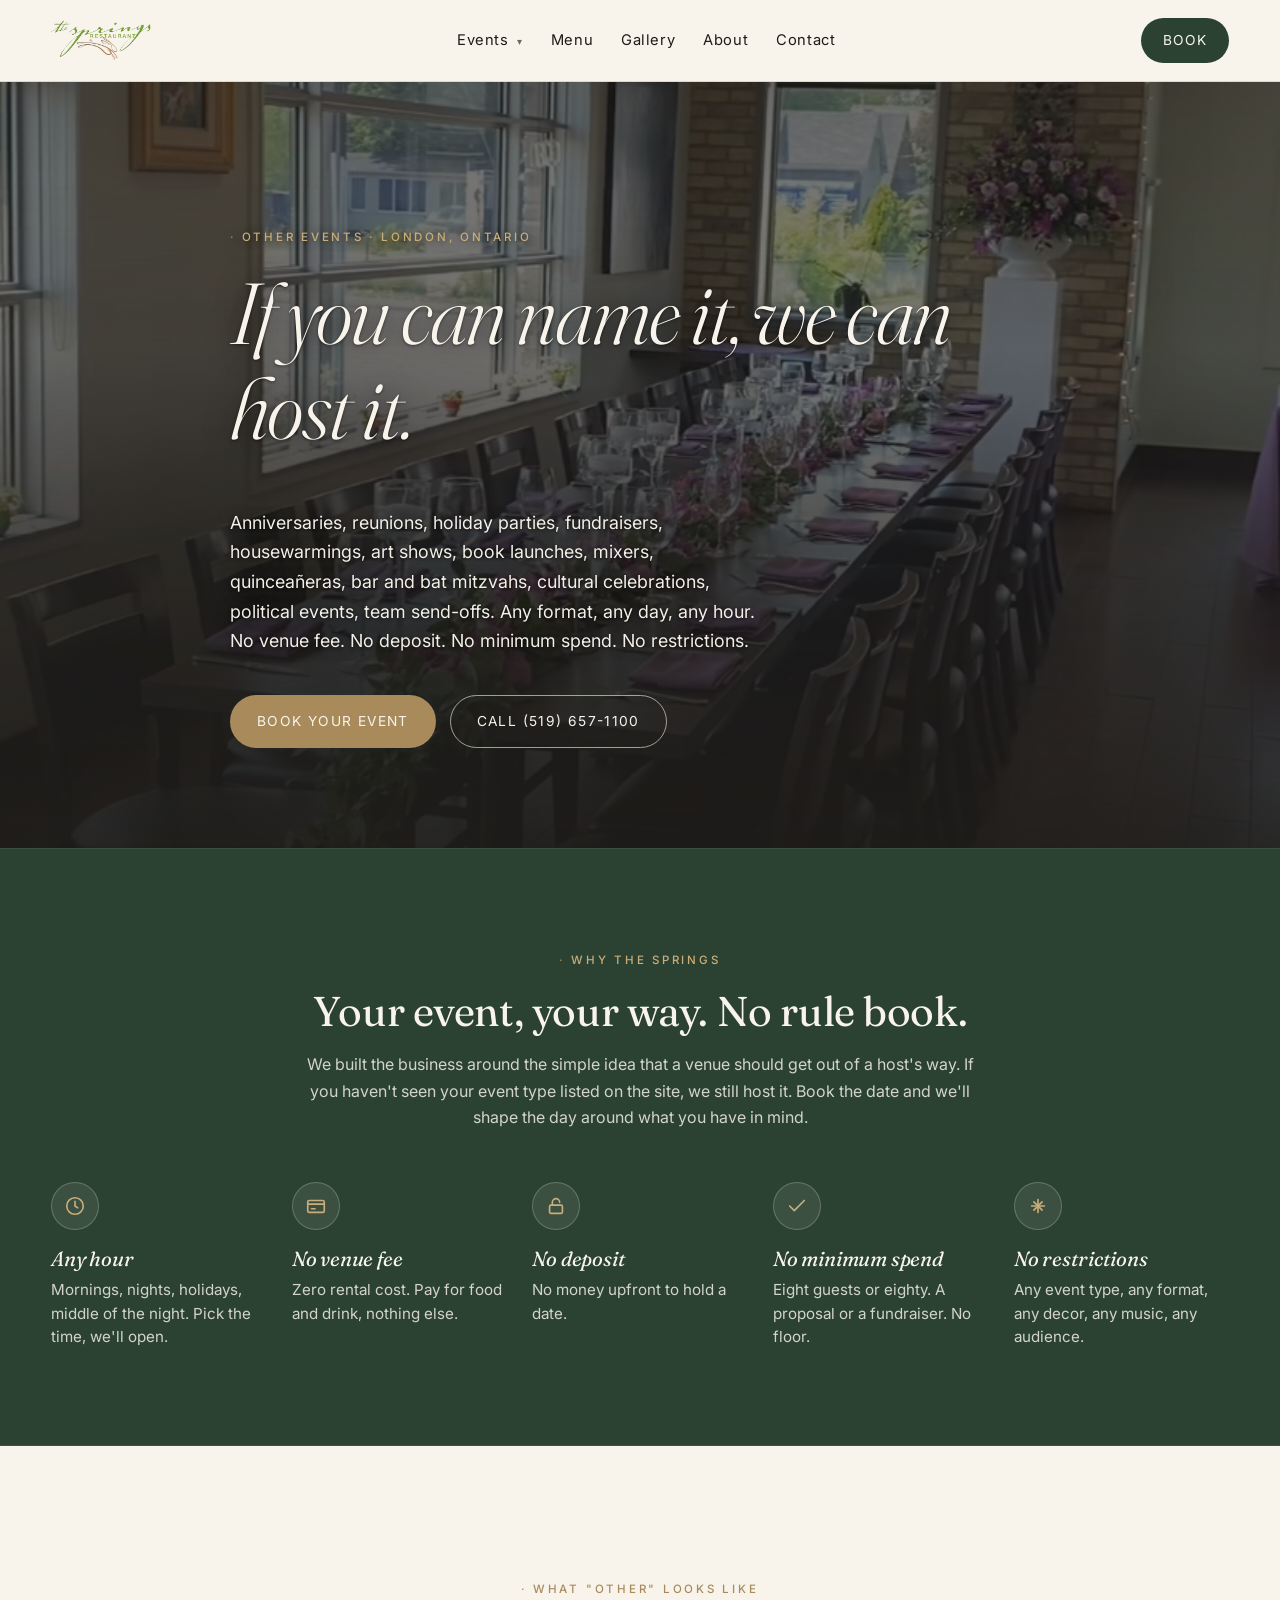
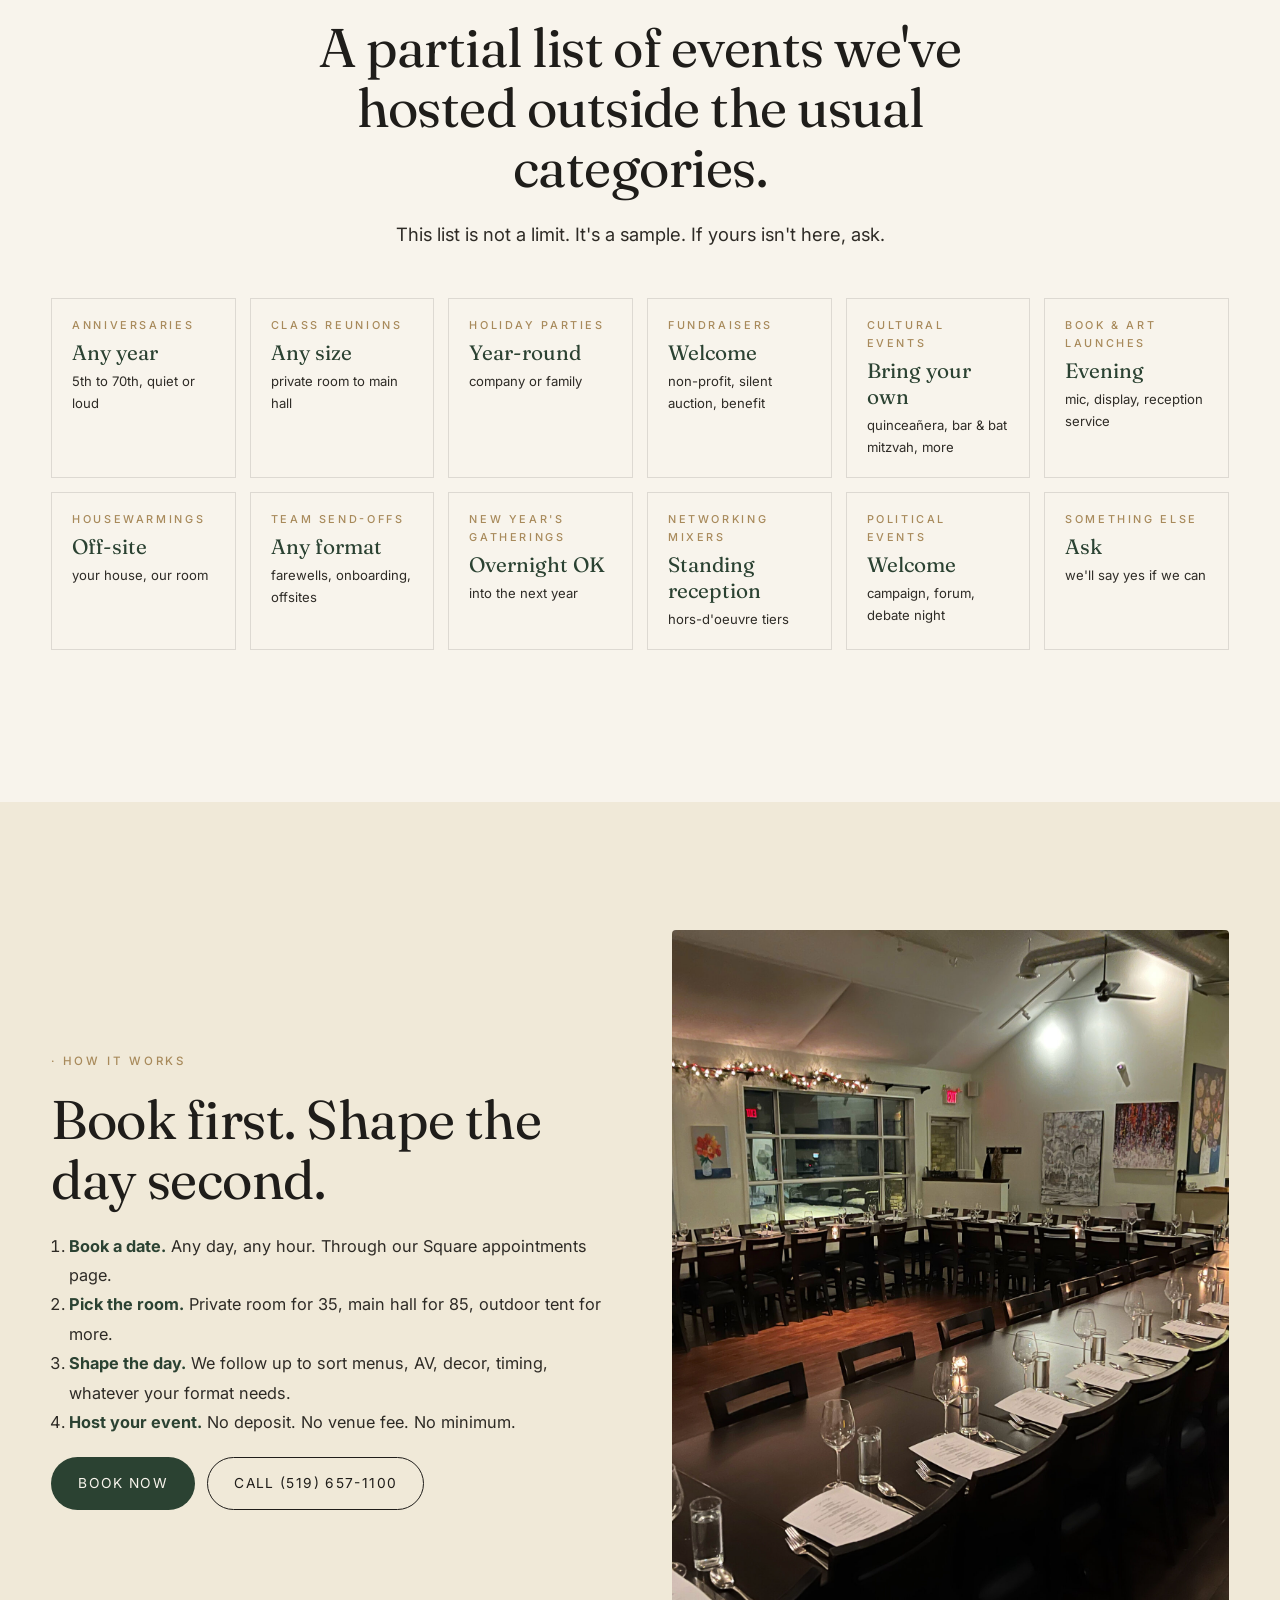
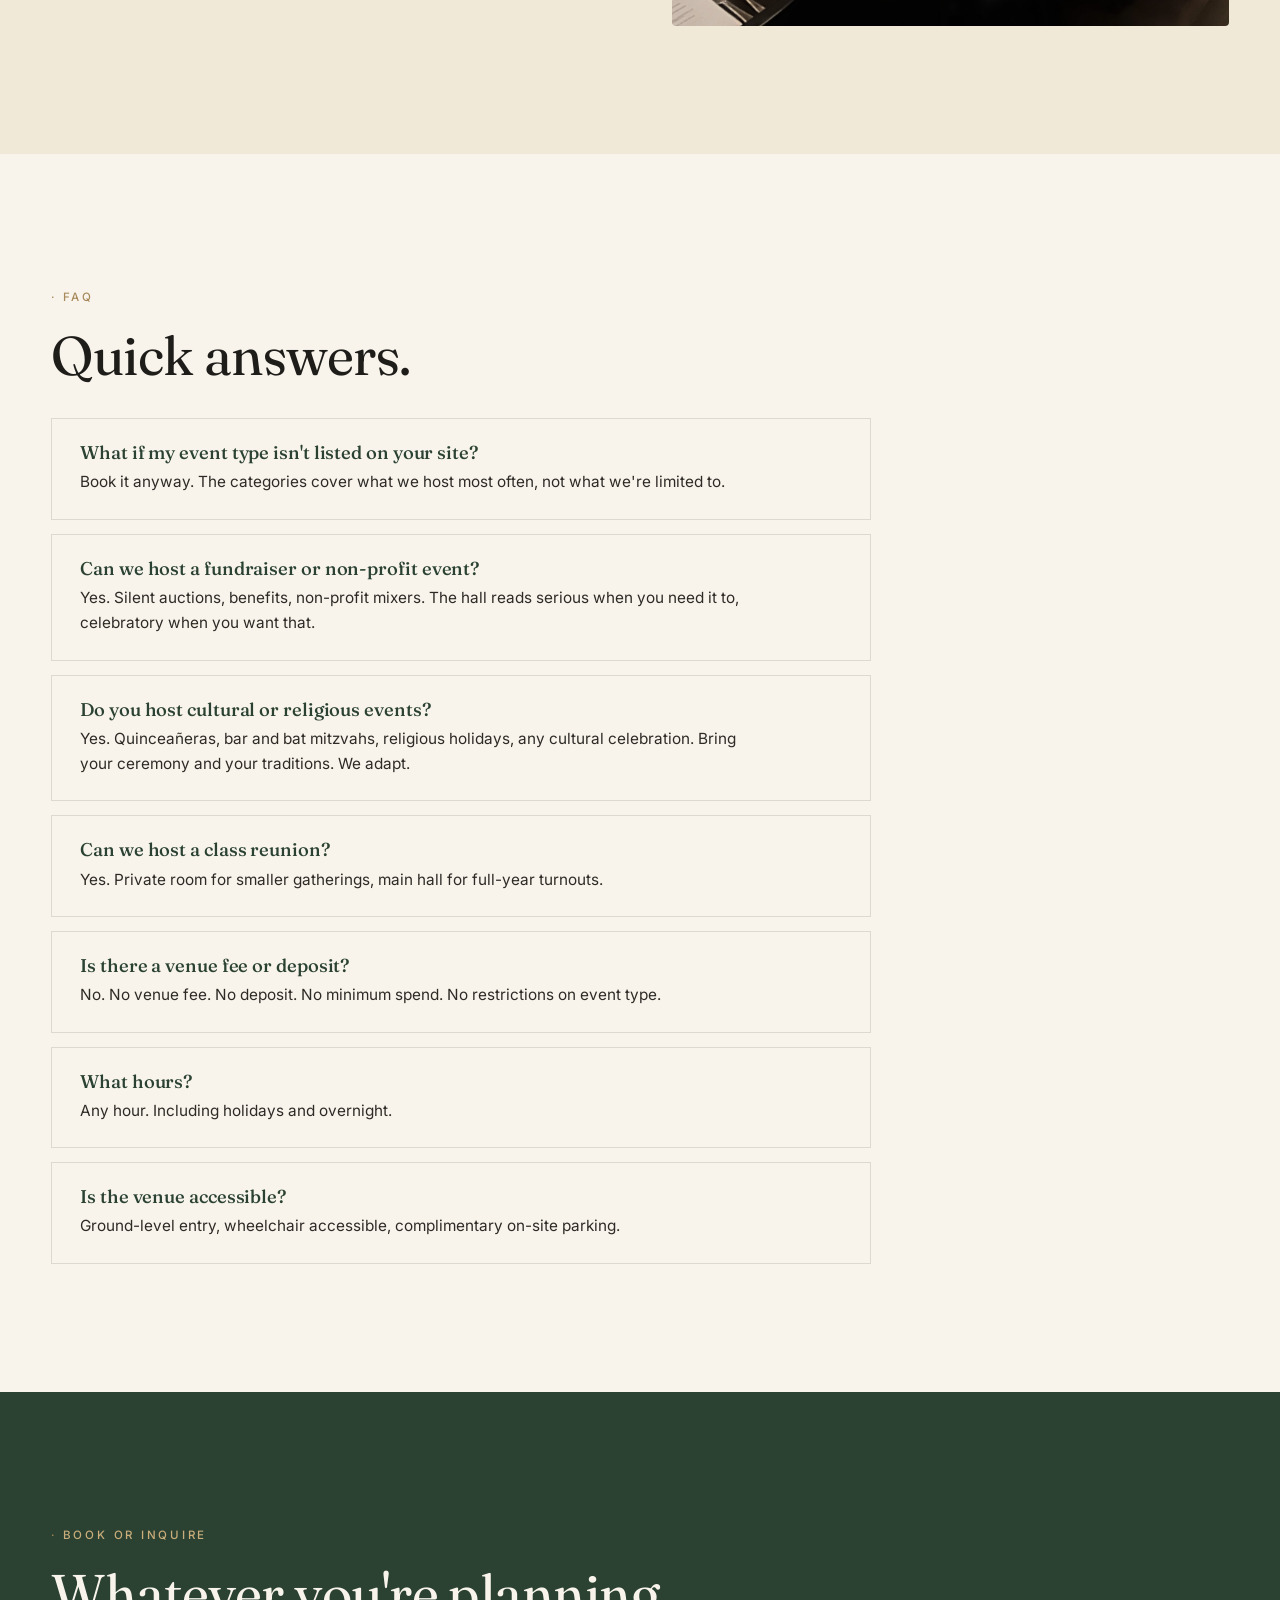
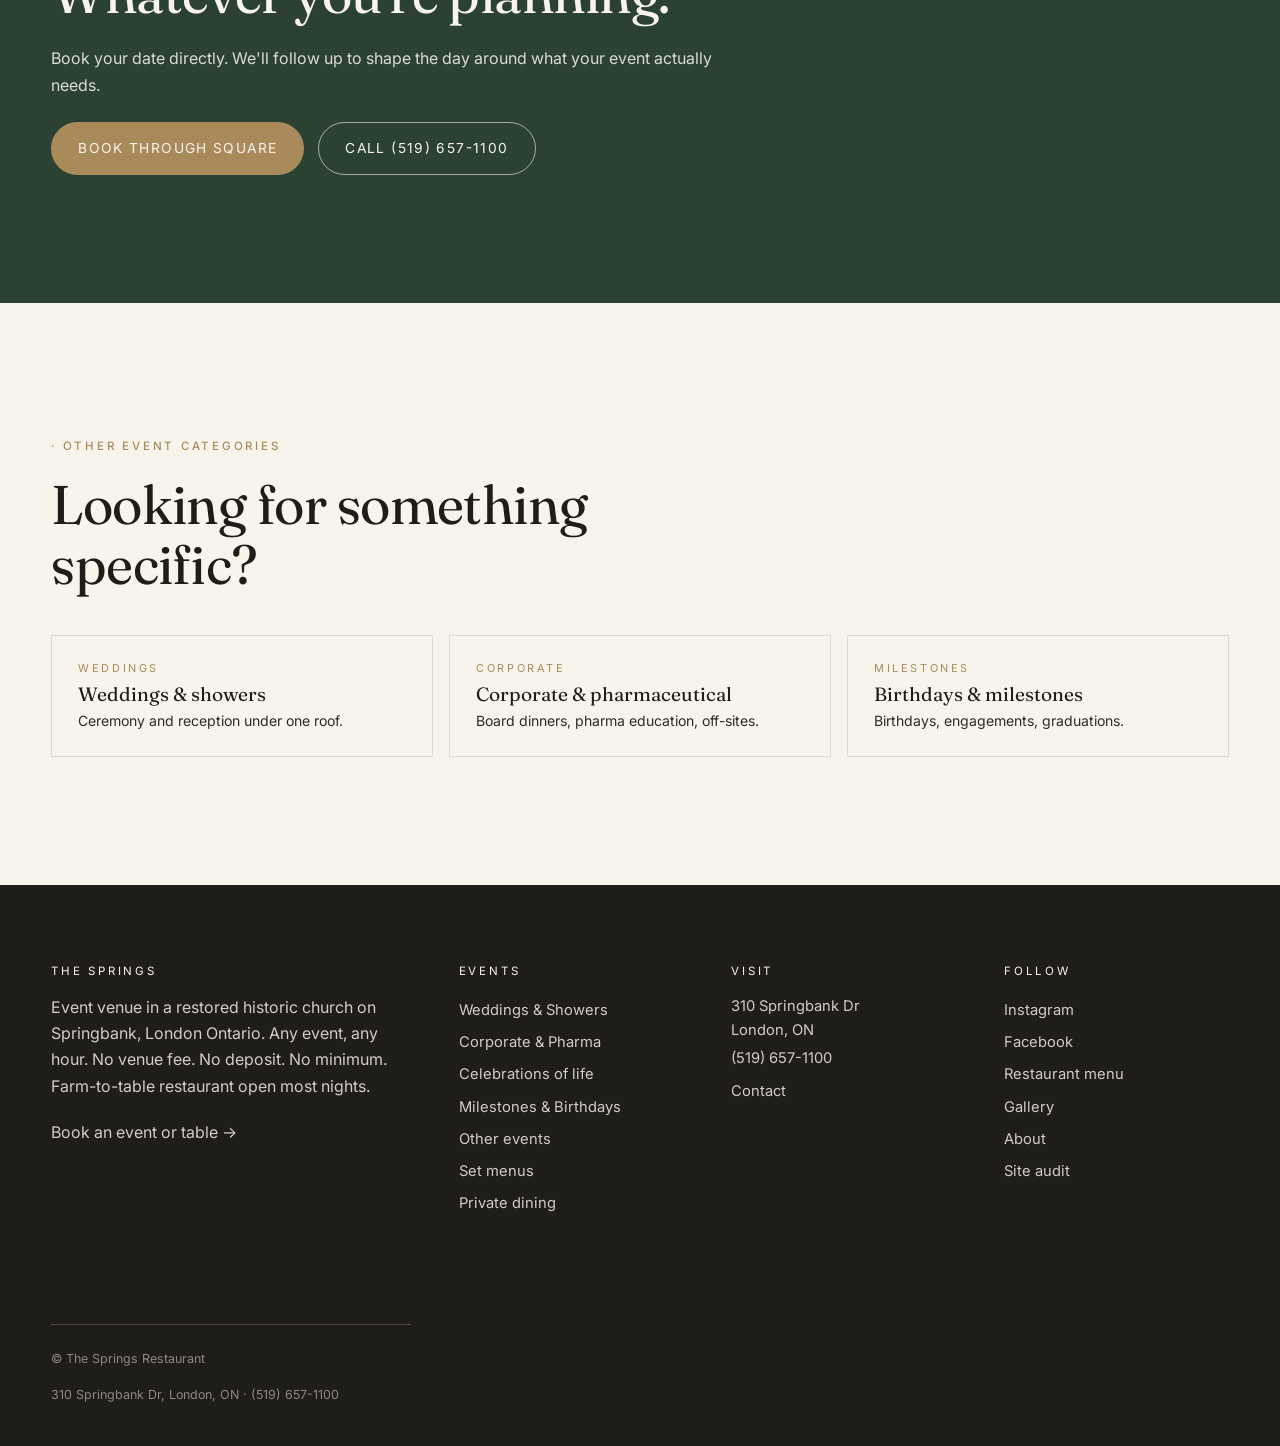
<file: other-events.html>
<!DOCTYPE html>
<html lang="en">
<head>
<meta charset="utf-8">
<meta name="viewport" content="width=device-width, initial-scale=1">
<title>Other Event Venue · Anniversaries, Reunions, Fundraisers · The Springs</title>
<meta name="description" content="Any event you don't see listed. Anniversaries, reunions, holiday parties, fundraisers, housewarmings, book launches, network mixers and more at The Springs in London, Ontario. No venue fee. No deposit. No minimum. No restrictions.">
<link rel="canonical" href="https://momentumedia.github.io/the-springs-restaurant/other-events.html">
<meta property="og:type" content="website">
<meta property="og:url" content="https://momentumedia.github.io/the-springs-restaurant/other-events.html">
<meta property="og:title" content="Other events · The Springs · London Ontario">
<meta property="og:description" content="If you can name it, we can host it. Anniversaries, reunions, fundraisers, holiday parties, book launches, and the ones we haven't listed.">
<meta property="og:image" content="https://momentumedia.github.io/the-springs-restaurant/images/venue/main-venue-1.jpg">
<meta property="og:image:alt" content="The Springs main venue set for a gathering with long tables and arched windows.">
<meta property="og:site_name" content="The Springs Restaurant">
<meta name="twitter:card" content="summary_large_image">
<meta name="twitter:title" content="Other events · The Springs · London Ontario">
<meta name="twitter:description" content="If you can name it, we can host it.">
<meta name="twitter:image" content="https://momentumedia.github.io/the-springs-restaurant/images/venue/main-venue-1.jpg">
<link rel="icon" type="image/svg+xml" href="favicon.svg">
<link rel="preconnect" href="https://fonts.googleapis.com">
<link rel="preconnect" href="https://fonts.gstatic.com" crossorigin>
<link href="https://fonts.googleapis.com/css2?family=Fraunces:ital,opsz,wght@0,9..144,300;0,9..144,400;0,9..144,500;1,9..144,300;1,9..144,400&family=Inter:wght@300;400;500;600&display=swap" rel="stylesheet">
<link rel="stylesheet" href="css/styles.css">
<script type="application/ld+json">
{
  "@context": "https://schema.org",
  "@graph": [
    {
      "@type": "Service",
      "serviceType": "Event venue (all other event types)",
      "name": "Anniversaries, reunions, fundraisers, and anything else",
      "description": "Event venue in London, Ontario hosting any event type outside the usual categories. Anniversaries, class reunions, holiday parties, fundraisers, non-profit events, art shows, book launches, networking mixers, housewarmings, quinceañeras, bar and bat mitzvahs, and anything else a group might want to host. No venue fee, no deposit, no minimum spend, no restrictions.",
      "provider": {
        "@type": "EventVenue",
        "name": "The Springs Restaurant",
        "url": "https://momentumedia.github.io/the-springs-restaurant/",
        "telephone": "+1-519-657-1100",
        "address": {"@type": "PostalAddress","streetAddress":"310 Springbank Dr","addressLocality":"London","addressRegion":"ON","addressCountry":"CA"}
      },
      "areaServed": {"@type": "City", "name": "London, Ontario"}
    },
    {
      "@type": "BreadcrumbList",
      "itemListElement": [
        {"@type": "ListItem", "position": 1, "name": "Home", "item": "https://momentumedia.github.io/the-springs-restaurant/"},
        {"@type": "ListItem", "position": 2, "name": "Events", "item": "https://momentumedia.github.io/the-springs-restaurant/events.html"},
        {"@type": "ListItem", "position": 3, "name": "Other Events", "item": "https://momentumedia.github.io/the-springs-restaurant/other-events.html"}
      ]
    },
    {
      "@type": "FAQPage",
      "mainEntity": [
        {"@type": "Question", "name": "What if my event type isn't listed on your site?", "acceptedAnswer": {"@type": "Answer", "text": "Book it anyway. We host every kind of gathering. The categories on the site cover what we see most often, not what we're limited to."}},
        {"@type": "Question", "name": "Can we host a fundraiser or non-profit event?", "acceptedAnswer": {"@type": "Answer", "text": "Yes. We've hosted fundraisers, silent auctions, and non-profit mixers. The hall reads serious when you need it to and celebratory when you want that instead."}},
        {"@type": "Question", "name": "Do you host cultural or religious events outside communions and baptisms?", "acceptedAnswer": {"@type": "Answer", "text": "Yes. Quinceañeras, bar and bat mitzvahs, religious holidays, cultural celebrations of every kind. Bring your ceremony, your music, your food traditions. We adapt."}},
        {"@type": "Question", "name": "Can we host a class reunion or high-school reunion?", "acceptedAnswer": {"@type": "Answer", "text": "Yes. Class reunions of any size, in the private room for smaller groups or the main hall for full-year turnouts."}},
        {"@type": "Question", "name": "Is there a venue fee or deposit?", "acceptedAnswer": {"@type": "Answer", "text": "No. No venue fee. No deposit. No minimum spend. No restrictions on event type."}}
      ]
    }
  ]
}
</script>
</head>
<body>

<header class="site-header">
  <div class="wrap">
    <nav class="nav" aria-label="Primary">
      <a href="index.html" class="nav-brand" aria-label="The Springs · home">
        <img src="images/logo/springs-logo.webp" alt="The Springs" width="140" height="40">
      </a>
      <ul class="nav-links">
        <li class="has-sub">
          <a href="events.html">Events <span class="chev" aria-hidden="true">▾</span></a>
          <ul class="submenu" role="menu">
            <li><a href="events.html">All events</a></li>
            <li><div class="submenu-divider"></div></li>
            <li><a href="weddings.html">Weddings · Showers</a></li>
            <li><a href="corporate-events.html">Corporate · Pharmaceutical</a></li>
            <li><a href="celebration-of-life.html">Celebrations of life</a></li>
            <li><a href="milestones.html">Milestones · Birthdays</a></li>
            <li><a href="other-events.html">Other events</a></li>
            <li><div class="submenu-divider"></div></li>
            <li><a href="set-menus.html">Set menus</a></li>
            <li><a href="private-dining.html">Private dining</a></li>
          </ul>
        </li>
        <li><a href="menu.html">Menu</a></li>
        <li><a href="gallery.html">Gallery</a></li>
        <li><a href="about.html">About</a></li>
        <li><a href="contact.html">Contact</a></li>
      </ul>
      <a href="https://book.squareup.com/appointments/us98yrta83eva6/location/0G40BYAWMQCB0/services?buttonTextColor=ffffff&amp;color=5ea581&amp;locale=en&amp;referrer=so" class="nav-cta" target="_blank" rel="noopener">Book</a>
      <button class="nav-toggle" aria-label="Open menu" aria-expanded="false"><span></span></button>
    </nav>
  </div>
</header>

<main>

<section class="hero hero-mid hero-darker">
  <div class="hero-media" style="background-image: url('images/venue/main-venue-1.jpg');"></div>
  <div class="wrap">
    <div class="hero-inner">
      <span class="eyebrow reveal">Other events · London, Ontario</span>
      <h1 class="reveal" data-delay="1">If you can name it, we can host it.</h1>
      <p class="hero-sub reveal" data-delay="2">Anniversaries, reunions, holiday parties, fundraisers, housewarmings, art shows, book launches, mixers, quinceañeras, bar and bat mitzvahs, cultural celebrations, political events, team send-offs. Any format, any day, any hour. No venue fee. No deposit. No minimum spend. No restrictions.</p>
      <div class="hero-ctas reveal" data-delay="3">
        <a class="btn btn-brass" href="https://book.squareup.com/appointments/us98yrta83eva6/location/0G40BYAWMQCB0/services?buttonTextColor=ffffff&amp;color=5ea581&amp;locale=en&amp;referrer=so" target="_blank" rel="noopener">Book your event</a>
        <a class="btn btn-ghost" href="tel:15196571100">Call (519) 657-1100</a>
      </div>
    </div>
  </div>
</section>

<section class="usp-band">
  <div class="wrap">
    <div class="usp-heading reveal">
      <span class="eyebrow">Why The Springs</span>
      <h2>Your event, your way. No rule book.</h2>
      <p>We built the business around the simple idea that a venue should get out of a host's way. If you haven't seen your event type listed on the site, we still host it. Book the date and we'll shape the day around what you have in mind.</p>
    </div>
    <ul class="usp-grid">
      <li class="reveal">
        <span class="usp-icon" aria-hidden="true"><svg viewBox="0 0 24 24" fill="none" stroke="currentColor" stroke-width="1.8" stroke-linecap="round" stroke-linejoin="round"><circle cx="12" cy="12" r="9"/><path d="M12 7v5l3 2"/></svg></span>
        <h3>Any hour</h3>
        <p>Mornings, nights, holidays, middle of the night. Pick the time, we'll open.</p>
      </li>
      <li class="reveal" data-delay="1">
        <span class="usp-icon" aria-hidden="true"><svg viewBox="0 0 24 24" fill="none" stroke="currentColor" stroke-width="1.8" stroke-linecap="round" stroke-linejoin="round"><rect x="3" y="6" width="18" height="13" rx="1.5"/><path d="M3 10h18"/><path d="M7 15h4"/></svg></span>
        <h3>No venue fee</h3>
        <p>Zero rental cost. Pay for food and drink, nothing else.</p>
      </li>
      <li class="reveal" data-delay="2">
        <span class="usp-icon" aria-hidden="true"><svg viewBox="0 0 24 24" fill="none" stroke="currentColor" stroke-width="1.8" stroke-linecap="round" stroke-linejoin="round"><rect x="5" y="11" width="14" height="9" rx="1.5"/><path d="M8 11V8a4 4 0 0 1 8 0"/></svg></span>
        <h3>No deposit</h3>
        <p>No money upfront to hold a date.</p>
      </li>
      <li class="reveal" data-delay="3">
        <span class="usp-icon" aria-hidden="true"><svg viewBox="0 0 24 24" fill="none" stroke="currentColor" stroke-width="1.8" stroke-linecap="round" stroke-linejoin="round"><path d="M4 12l5 5L20 6"/></svg></span>
        <h3>No minimum spend</h3>
        <p>Eight guests or eighty. A proposal or a fundraiser. No floor.</p>
      </li>
      <li class="reveal" data-delay="3">
        <span class="usp-icon" aria-hidden="true"><svg viewBox="0 0 24 24" fill="none" stroke="currentColor" stroke-width="1.8" stroke-linecap="round" stroke-linejoin="round"><path d="M12 5v14M5 12h14"/><path d="M7.5 7.5l9 9M16.5 7.5l-9 9"/></svg></span>
        <h3>No restrictions</h3>
        <p>Any event type, any format, any decor, any music, any audience.</p>
      </li>
    </ul>
  </div>
</section>

<section class="section">
  <div class="wrap">
    <div class="reveal" style="max-width: 720px; margin: 0 auto 48px; text-align: center;">
      <span class="eyebrow">What "other" looks like</span>
      <h2>A partial list of events we've hosted outside the usual categories.</h2>
      <p class="lede" style="margin: 0 auto;">This list is not a limit. It's a sample. If yours isn't here, ask.</p>
    </div>

    <ul class="spec-grid" aria-label="Other event types we host">
      <li><span class="label">Anniversaries</span><span class="value">Any year</span><span class="value-sub">5th to 70th, quiet or loud</span></li>
      <li><span class="label">Class reunions</span><span class="value">Any size</span><span class="value-sub">private room to main hall</span></li>
      <li><span class="label">Holiday parties</span><span class="value">Year-round</span><span class="value-sub">company or family</span></li>
      <li><span class="label">Fundraisers</span><span class="value">Welcome</span><span class="value-sub">non-profit, silent auction, benefit</span></li>
      <li><span class="label">Cultural events</span><span class="value">Bring your own</span><span class="value-sub">quinceañera, bar &amp; bat mitzvah, more</span></li>
      <li><span class="label">Book &amp; art launches</span><span class="value">Evening</span><span class="value-sub">mic, display, reception service</span></li>
      <li><span class="label">Housewarmings</span><span class="value">Off-site</span><span class="value-sub">your house, our room</span></li>
      <li><span class="label">Team send-offs</span><span class="value">Any format</span><span class="value-sub">farewells, onboarding, offsites</span></li>
      <li><span class="label">New Year's gatherings</span><span class="value">Overnight OK</span><span class="value-sub">into the next year</span></li>
      <li><span class="label">Networking mixers</span><span class="value">Standing reception</span><span class="value-sub">hors-d'oeuvre tiers</span></li>
      <li><span class="label">Political events</span><span class="value">Welcome</span><span class="value-sub">campaign, forum, debate night</span></li>
      <li><span class="label">Something else</span><span class="value">Ask</span><span class="value-sub">we'll say yes if we can</span></li>
    </ul>
  </div>
</section>

<section class="section" style="background: var(--ivory-warm);">
  <div class="wrap">
    <div class="split">
      <div class="reveal">
        <span class="eyebrow">How it works</span>
        <h2>Book first. Shape the day second.</h2>
        <ol style="padding-left: 18px; color: var(--charcoal-soft); line-height: 1.8; font-size: 1.02rem;">
          <li><strong style="color: var(--forest);">Book a date.</strong> Any day, any hour. Through our Square appointments page.</li>
          <li><strong style="color: var(--forest);">Pick the room.</strong> Private room for 35, main hall for 85, outdoor tent for more.</li>
          <li><strong style="color: var(--forest);">Shape the day.</strong> We follow up to sort menus, AV, decor, timing, whatever your format needs.</li>
          <li><strong style="color: var(--forest);">Host your event.</strong> No deposit. No venue fee. No minimum.</li>
        </ol>
        <div style="display: flex; gap: 12px; flex-wrap: wrap; margin-top: 20px;">
          <a class="btn btn-primary" href="https://book.squareup.com/appointments/us98yrta83eva6/location/0G40BYAWMQCB0/services?buttonTextColor=ffffff&amp;color=5ea581&amp;locale=en&amp;referrer=so" target="_blank" rel="noopener">Book now</a>
          <a class="btn btn-outline" href="tel:15196571100">Call (519) 657-1100</a>
        </div>
      </div>
      <div class="split-media reveal" data-delay="1">
        <img src="images/venue/main-venue-2.jpg" alt="The Springs main hall with exposed brick, pitched wood ceilings, and arched church windows.">
      </div>
    </div>
  </div>
</section>

<section class="section">
  <div class="wrap">
    <div class="reveal" style="max-width: 720px; margin-bottom: 32px;">
      <span class="eyebrow">FAQ</span>
      <h2>Quick answers.</h2>
    </div>
    <ul class="faq-list reveal" data-delay="1">
      <li class="faq-item"><h3>What if my event type isn't listed on your site?</h3><p>Book it anyway. The categories cover what we host most often, not what we're limited to.</p></li>
      <li class="faq-item"><h3>Can we host a fundraiser or non-profit event?</h3><p>Yes. Silent auctions, benefits, non-profit mixers. The hall reads serious when you need it to, celebratory when you want that.</p></li>
      <li class="faq-item"><h3>Do you host cultural or religious events?</h3><p>Yes. Quinceañeras, bar and bat mitzvahs, religious holidays, any cultural celebration. Bring your ceremony and your traditions. We adapt.</p></li>
      <li class="faq-item"><h3>Can we host a class reunion?</h3><p>Yes. Private room for smaller gatherings, main hall for full-year turnouts.</p></li>
      <li class="faq-item"><h3>Is there a venue fee or deposit?</h3><p>No. No venue fee. No deposit. No minimum spend. No restrictions on event type.</p></li>
      <li class="faq-item"><h3>What hours?</h3><p>Any hour. Including holidays and overnight.</p></li>
      <li class="faq-item"><h3>Is the venue accessible?</h3><p>Ground-level entry, wheelchair accessible, complimentary on-site parking.</p></li>
    </ul>
  </div>
</section>

<section class="section" style="background: var(--forest); color: var(--ivory);">
  <div class="wrap">
    <div class="reveal" style="max-width: 680px; margin-bottom: 24px;">
      <span class="eyebrow" style="color: var(--brass-soft);">Book or inquire</span>
      <h2 style="color: var(--ivory);">Whatever you're planning.</h2>
      <p style="color: rgba(248,244,236,0.86);">Book your date directly. We'll follow up to shape the day around what your event actually needs.</p>
    </div>
    <div class="dual-cta reveal" data-delay="1">
      <a class="btn btn-brass" href="https://book.squareup.com/appointments/us98yrta83eva6/location/0G40BYAWMQCB0/services?buttonTextColor=ffffff&amp;color=5ea581&amp;locale=en&amp;referrer=so" target="_blank" rel="noopener">Book through Square</a>
      <a class="btn btn-ghost" href="tel:15196571100">Call (519) 657-1100</a>
    </div>
  </div>
</section>

<section class="section">
  <div class="wrap">
    <div class="reveal" style="max-width: 640px; margin-bottom: 16px;">
      <span class="eyebrow">Other event categories</span>
      <h2>Looking for something specific?</h2>
    </div>
    <nav class="sibling-nav reveal" data-delay="1" aria-label="Other event category pages">
      <a href="weddings.html"><span class="label">Weddings</span><h4>Weddings &amp; showers</h4><p>Ceremony and reception under one roof.</p></a>
      <a href="corporate-events.html"><span class="label">Corporate</span><h4>Corporate &amp; pharmaceutical</h4><p>Board dinners, pharma education, off-sites.</p></a>
      <a href="milestones.html"><span class="label">Milestones</span><h4>Birthdays &amp; milestones</h4><p>Birthdays, engagements, graduations.</p></a>
    </nav>
  </div>
</section>

</main>

<footer class="site-footer">
  <div class="wrap">
    <div class="brand-block">
      <h4>The Springs</h4>
      <p>Event venue in a restored historic church on Springbank, London Ontario. Any event, any hour. No venue fee. No deposit. No minimum. Farm-to-table restaurant open most nights.</p>
      <p><a href="https://book.squareup.com/appointments/us98yrta83eva6/location/0G40BYAWMQCB0/services?buttonTextColor=ffffff&amp;color=5ea581&amp;locale=en&amp;referrer=so" target="_blank" rel="noopener">Book an event or table →</a></p>
    </div>
    <div>
      <h4>Events</h4>
      <ul>
        <li><a href="weddings.html">Weddings &amp; Showers</a></li>
        <li><a href="corporate-events.html">Corporate &amp; Pharma</a></li>
        <li><a href="celebration-of-life.html">Celebrations of life</a></li>
        <li><a href="milestones.html">Milestones &amp; Birthdays</a></li>
        <li><a href="other-events.html">Other events</a></li>
        <li><a href="set-menus.html">Set menus</a></li>
        <li><a href="private-dining.html">Private dining</a></li>
      </ul>
    </div>
    <div>
      <h4>Visit</h4>
      <ul>
        <li>310 Springbank Dr</li>
        <li>London, ON</li>
        <li><a href="tel:15196571100">(519) 657-1100</a></li>
        <li><a href="contact.html">Contact</a></li>
      </ul>
    </div>
    <div>
      <h4>Follow</h4>
      <ul>
        <li><a href="https://instagram.com/thespringsrestaurant" target="_blank" rel="noopener">Instagram</a></li>
        <li><a href="https://www.facebook.com/profile.php?id=100086305566439" target="_blank" rel="noopener">Facebook</a></li>
        <li><a href="menu.html">Restaurant menu</a></li>
        <li><a href="gallery.html">Gallery</a></li>
        <li><a href="about.html">About</a></li>
        <li><a href="audit.html">Site audit</a></li>
      </ul>
    </div>
    <div class="footer-bottom">
      <span>© The Springs Restaurant</span>
      <span>310 Springbank Dr, London, ON · (519) 657-1100</span>
    </div>
  </div>
</footer>

<script src="js/main.js" defer></script>
</body>
</html>
</file>
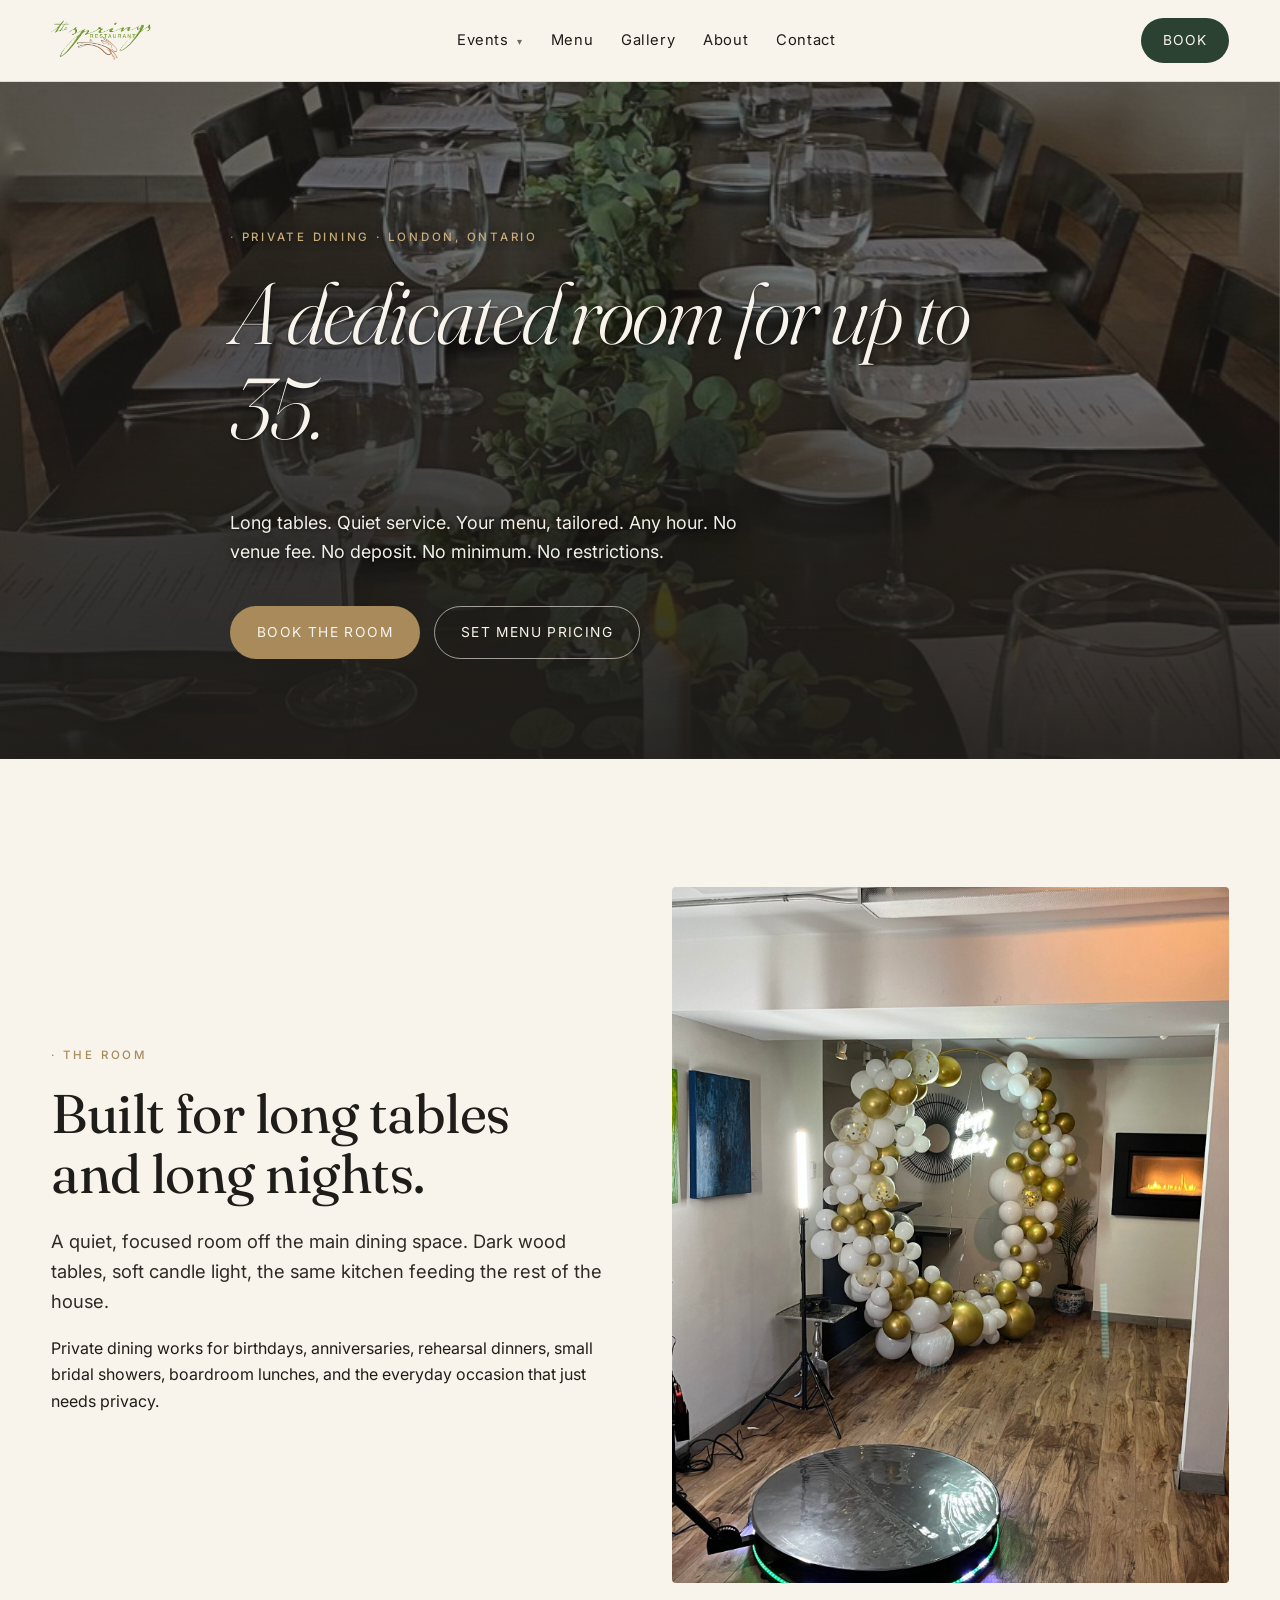
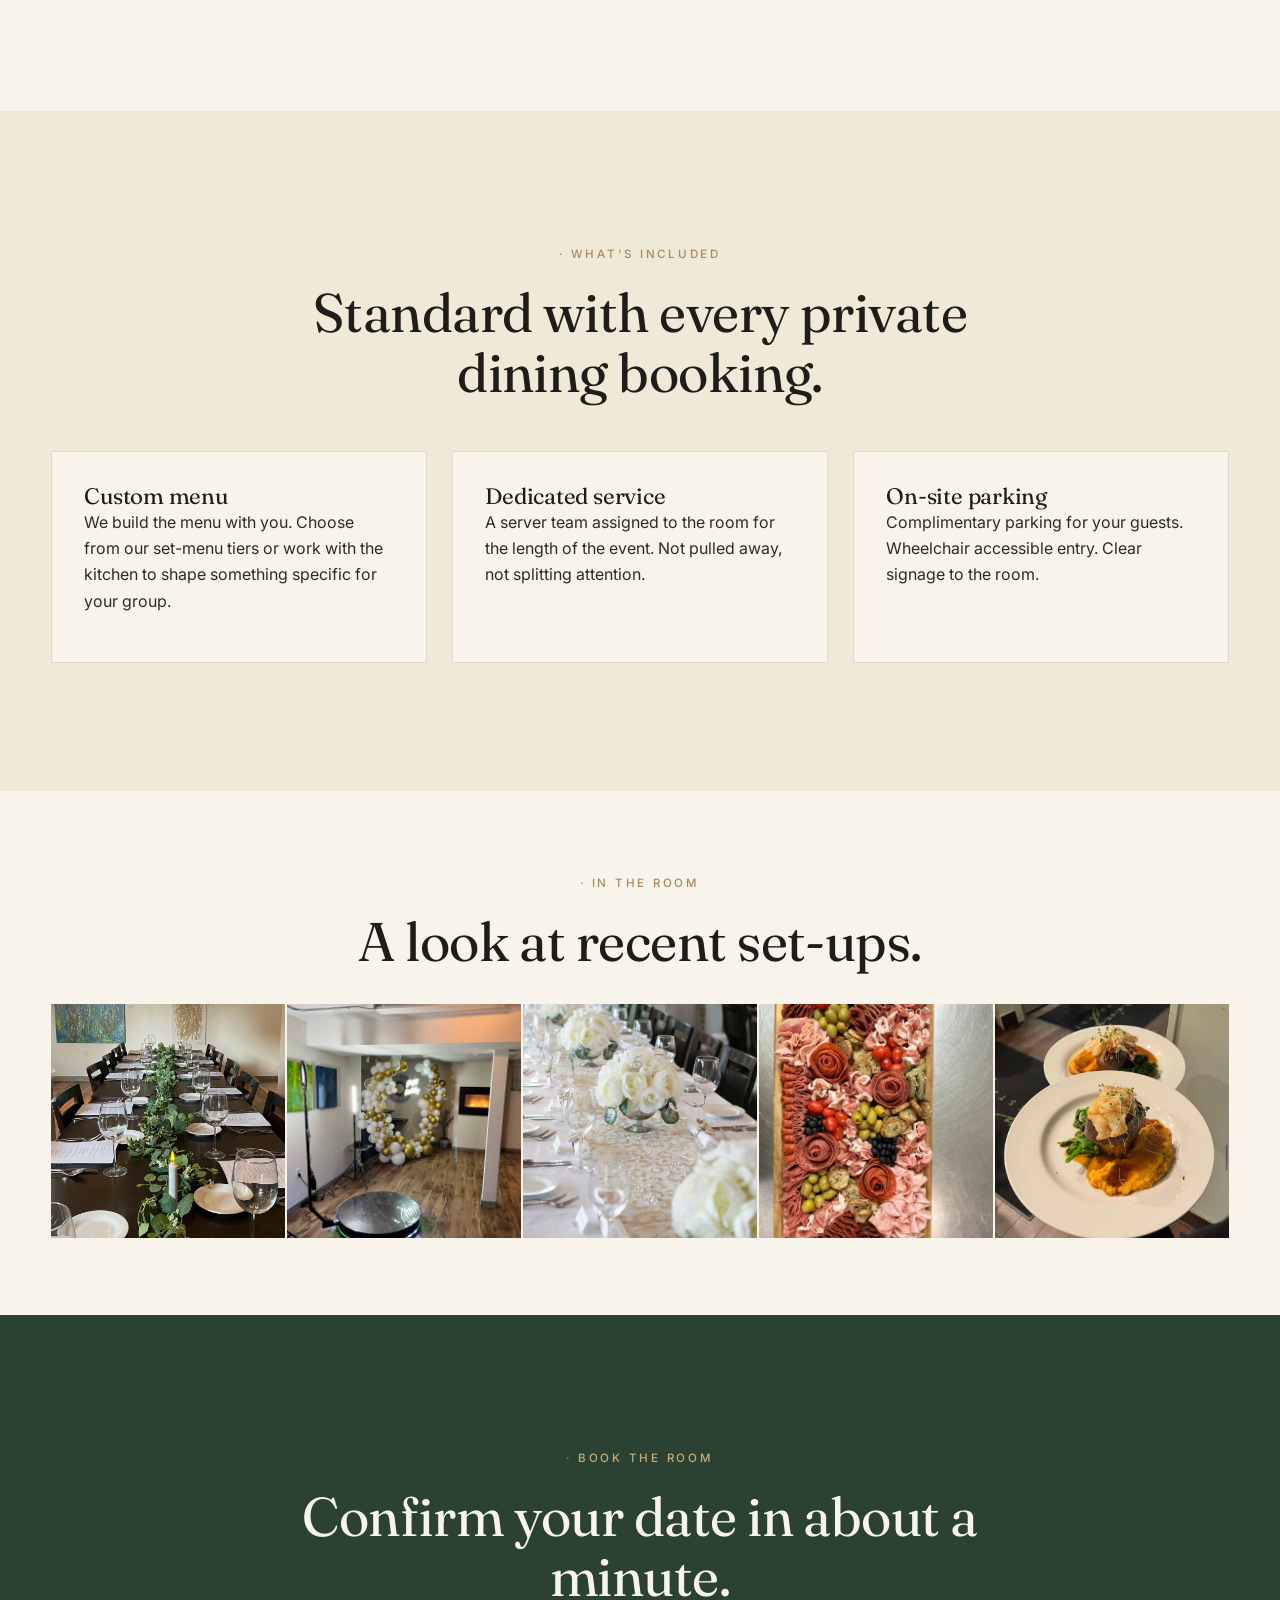
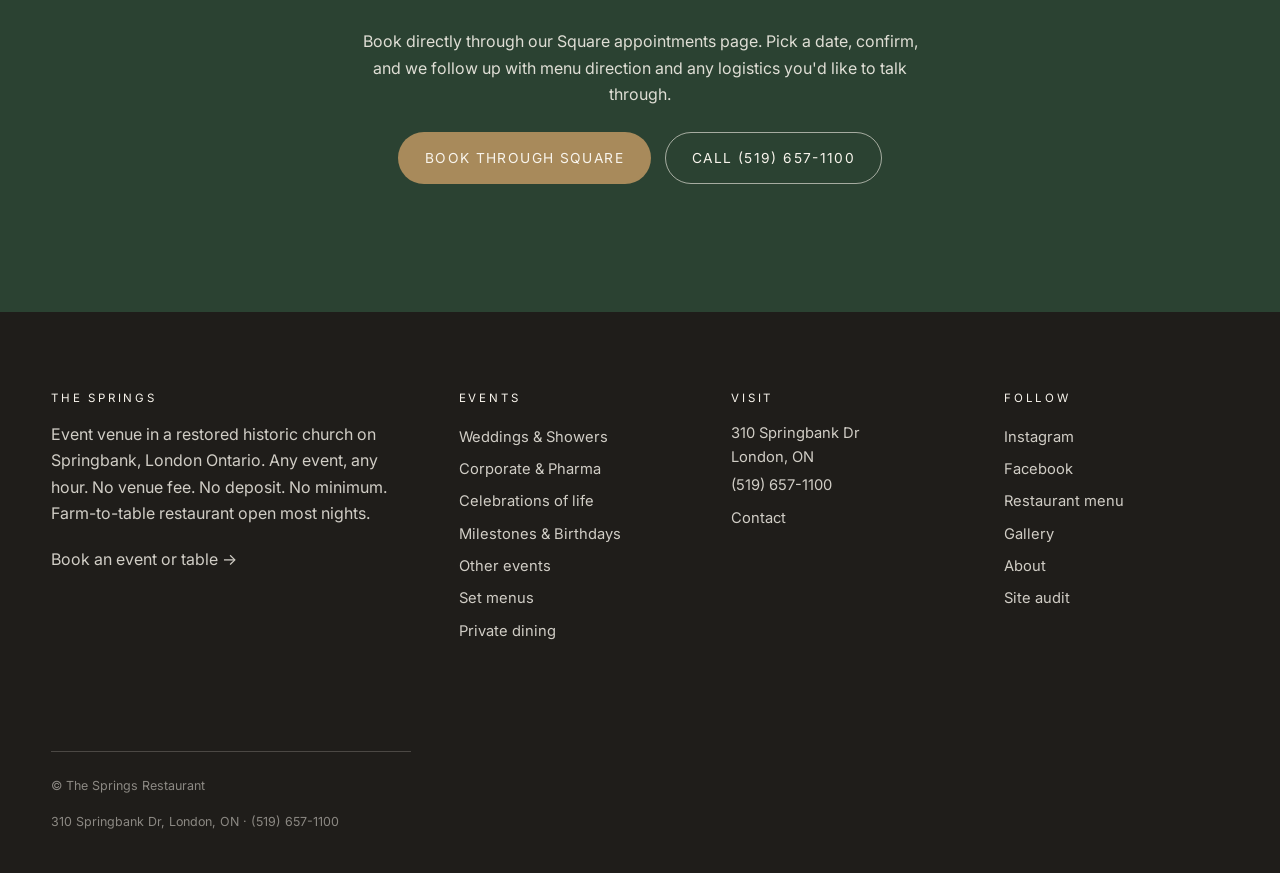
<file: private-dining.html>
<!DOCTYPE html>
<html lang="en">
<head>
<meta charset="utf-8">
<meta name="viewport" content="width=device-width, initial-scale=1">
<title>Private Dining Room London Ontario · Up to 35 · The Springs</title>
<meta name="description" content="Private dining room at The Springs for up to 35 guests. Long tables, dedicated service, custom menus. On Springbank, London Ontario. No venue fee. No deposit. No minimum.">
<link rel="canonical" href="https://momentumedia.github.io/the-springs-restaurant/private-dining.html">
<meta property="og:type" content="website">
<meta property="og:url" content="https://momentumedia.github.io/the-springs-restaurant/private-dining.html">
<meta property="og:title" content="Private dining · London Ontario · The Springs">
<meta property="og:description" content="A dedicated private room for up to 35. Custom menus, dedicated service. No venue fee.">
<meta property="og:image" content="https://momentumedia.github.io/the-springs-restaurant/images/venue/private-room-1.jpg">
<meta property="og:image:alt" content="Private dining room at The Springs set with a long table for an intimate gathering.">
<meta property="og:site_name" content="The Springs Restaurant">
<meta name="twitter:card" content="summary_large_image">
<meta name="twitter:title" content="Private dining · London Ontario · The Springs">
<meta name="twitter:description" content="Private room for 35. No venue fee. No deposit.">
<meta name="twitter:image" content="https://momentumedia.github.io/the-springs-restaurant/images/venue/private-room-1.jpg">
<link rel="icon" type="image/svg+xml" href="favicon.svg">
<link rel="preconnect" href="https://fonts.googleapis.com">
<link rel="preconnect" href="https://fonts.gstatic.com" crossorigin>
<link href="https://fonts.googleapis.com/css2?family=Fraunces:ital,opsz,wght@0,9..144,300;0,9..144,400;0,9..144,500;1,9..144,300;1,9..144,400&family=Inter:wght@300;400;500;600&display=swap" rel="stylesheet">
<link rel="stylesheet" href="css/styles.css">
<script type="application/ld+json">
{
  "@context": "https://schema.org",
  "@graph": [
    {
      "@type": "Service",
      "serviceType": "Private dining room",
      "name": "Private dining at The Springs",
      "description": "A dedicated private dining room for up to 35 guests at The Springs in London, Ontario. Long tables, dedicated service, custom menus, complimentary on-site parking. No venue fee, no deposit, no minimum spend.",
      "provider": {
        "@type": "EventVenue",
        "name": "The Springs Restaurant",
        "url": "https://momentumedia.github.io/the-springs-restaurant/",
        "telephone": "+1-519-657-1100",
        "address": {"@type": "PostalAddress","streetAddress":"310 Springbank Dr","addressLocality":"London","addressRegion":"ON","addressCountry":"CA"}
      },
      "areaServed": {"@type": "City", "name": "London, Ontario"}
    },
    {
      "@type": "BreadcrumbList",
      "itemListElement": [
        {"@type": "ListItem", "position": 1, "name": "Home", "item": "https://momentumedia.github.io/the-springs-restaurant/"},
        {"@type": "ListItem", "position": 2, "name": "Events", "item": "https://momentumedia.github.io/the-springs-restaurant/events.html"},
        {"@type": "ListItem", "position": 3, "name": "Private Dining", "item": "https://momentumedia.github.io/the-springs-restaurant/private-dining.html"}
      ]
    }
  ]
}
</script>
</head>
<body>

<header class="site-header">
  <div class="wrap">
    <nav class="nav" aria-label="Primary">
      <a href="index.html" class="nav-brand" aria-label="The Springs · home">
        <img src="images/logo/springs-logo.webp" alt="The Springs" width="140" height="40">
      </a>
      <ul class="nav-links">
        <li class="has-sub">
          <a href="events.html">Events <span class="chev" aria-hidden="true">▾</span></a>
          <ul class="submenu" role="menu">
            <li><a href="events.html">All events</a></li>
            <li><div class="submenu-divider"></div></li>
            <li><a href="weddings.html">Weddings · Showers</a></li>
            <li><a href="corporate-events.html">Corporate · Pharmaceutical</a></li>
            <li><a href="celebration-of-life.html">Celebrations of life</a></li>
            <li><a href="milestones.html">Milestones · Birthdays</a></li>
            <li><a href="other-events.html">Other events</a></li>
            <li><div class="submenu-divider"></div></li>
            <li><a href="set-menus.html">Set menus</a></li>
            <li><a href="private-dining.html">Private dining</a></li>
          </ul>
        </li>
        <li><a href="menu.html">Menu</a></li>
        <li><a href="gallery.html">Gallery</a></li>
        <li><a href="about.html">About</a></li>
        <li><a href="contact.html">Contact</a></li>
      </ul>
      <a href="https://book.squareup.com/appointments/us98yrta83eva6/location/0G40BYAWMQCB0/services?buttonTextColor=ffffff&amp;color=5ea581&amp;locale=en&amp;referrer=so" class="nav-cta" target="_blank" rel="noopener">Book</a>
      <button class="nav-toggle" aria-label="Open menu" aria-expanded="false"><span></span></button>
    </nav>
  </div>
</header>

<main>

<section class="hero hero-mid hero-darker">
  <div class="hero-media" style="background-image: url('images/venue/private-room-1.jpg');"></div>
  <div class="wrap">
    <div class="hero-inner">
      <span class="eyebrow reveal">Private dining · London, Ontario</span>
      <h1 class="reveal" data-delay="1">A dedicated room for up to 35.</h1>
      <p class="hero-sub reveal" data-delay="2">Long tables. Quiet service. Your menu, tailored. Any hour. No venue fee. No deposit. No minimum. No restrictions.</p>
      <div class="hero-ctas reveal" data-delay="3">
        <a class="btn btn-brass" href="https://book.squareup.com/appointments/us98yrta83eva6/location/0G40BYAWMQCB0/services?buttonTextColor=ffffff&amp;color=5ea581&amp;locale=en&amp;referrer=so" target="_blank" rel="noopener">Book the room</a>
        <a class="btn btn-ghost" href="set-menus.html">Set menu pricing</a>
      </div>
    </div>
  </div>
</section>

<section class="section">
  <div class="wrap">
    <div class="split">
      <div class="reveal">
        <span class="eyebrow">The room</span>
        <h2>Built for long tables and long nights.</h2>
        <p class="lede">A quiet, focused room off the main dining space. Dark wood tables, soft candle light, the same kitchen feeding the rest of the house.</p>
        <p>Private dining works for birthdays, anniversaries, rehearsal dinners, small bridal showers, boardroom lunches, and the everyday occasion that just needs privacy.</p>
      </div>
      <div class="split-media reveal" data-delay="1">
        <img src="images/venue/private-room-2.jpg" alt="Private dining room set with long table and eucalyptus garland">
      </div>
    </div>
  </div>
</section>

<section class="section" style="background: var(--ivory-warm);">
  <div class="wrap">
    <div class="text-center reveal" style="max-width: 720px; margin: 0 auto 48px;">
      <span class="eyebrow">What's included</span>
      <h2>Standard with every private dining booking.</h2>
    </div>
    <div class="card-grid">
      <div class="card reveal" style="padding: 32px;">
        <h3>Custom menu</h3>
        <p>We build the menu with you. Choose from our set-menu tiers or work with the kitchen to shape something specific for your group.</p>
      </div>
      <div class="card reveal" data-delay="1" style="padding: 32px;">
        <h3>Dedicated service</h3>
        <p>A server team assigned to the room for the length of the event. Not pulled away, not splitting attention.</p>
      </div>
      <div class="card reveal" data-delay="2" style="padding: 32px;">
        <h3>On-site parking</h3>
        <p>Complimentary parking for your guests. Wheelchair accessible entry. Clear signage to the room.</p>
      </div>
    </div>
  </div>
</section>

<section class="section-tight">
  <div class="wrap">
    <div class="reveal text-center" style="max-width: 640px; margin: 0 auto 32px;">
      <span class="eyebrow">In the room</span>
      <h2>A look at recent set-ups.</h2>
    </div>
    <div class="platter-strip reveal" data-delay="1">
      <div class="platter" style="background-image: url('images/venue/private-room-1.jpg');"></div>
      <div class="platter" style="background-image: url('images/venue/private-room-2.jpg');"></div>
      <div class="platter" style="background-image: url('images/events/decorated-white.jpg');"></div>
      <div class="platter" style="background-image: url('images/platters/charcuterie.jpg');"></div>
      <div class="platter" style="background-image: url('images/plates/surf-and-turf.jpg');"></div>
    </div>
  </div>
</section>

<section class="section" id="inquire" style="background: var(--forest); color: var(--ivory);">
  <div class="wrap">
    <div class="reveal" style="max-width: 720px; margin: 0 auto; text-align: center;">
      <span class="eyebrow" style="color: var(--brass-soft);">Book the room</span>
      <h2 style="color: var(--ivory);">Confirm your date in about a minute.</h2>
      <p style="color: rgba(248,244,236,0.88); max-width: 56ch; margin: 0 auto 24px;">Book directly through our Square appointments page. Pick a date, confirm, and we follow up with menu direction and any logistics you'd like to talk through.</p>
      <div class="dual-cta" style="justify-content: center;">
        <a class="btn btn-brass" href="https://book.squareup.com/appointments/us98yrta83eva6/location/0G40BYAWMQCB0/services?buttonTextColor=ffffff&amp;color=5ea581&amp;locale=en&amp;referrer=so" target="_blank" rel="noopener">Book through Square</a>
        <a class="btn btn-ghost" href="tel:15196571100">Call (519) 657-1100</a>
      </div>
    </div>
  </div>
</section>

</main>

<footer class="site-footer">
  <div class="wrap">
    <div class="brand-block">
      <h4>The Springs</h4>
      <p>Event venue in a restored historic church on Springbank, London Ontario. Any event, any hour. No venue fee. No deposit. No minimum. Farm-to-table restaurant open most nights.</p>
      <p><a href="https://book.squareup.com/appointments/us98yrta83eva6/location/0G40BYAWMQCB0/services?buttonTextColor=ffffff&amp;color=5ea581&amp;locale=en&amp;referrer=so" target="_blank" rel="noopener">Book an event or table →</a></p>
    </div>
    <div>
      <h4>Events</h4>
      <ul>
        <li><a href="weddings.html">Weddings &amp; Showers</a></li>
        <li><a href="corporate-events.html">Corporate &amp; Pharma</a></li>
        <li><a href="celebration-of-life.html">Celebrations of life</a></li>
        <li><a href="milestones.html">Milestones &amp; Birthdays</a></li>
        <li><a href="other-events.html">Other events</a></li>
        <li><a href="set-menus.html">Set menus</a></li>
        <li><a href="private-dining.html">Private dining</a></li>
      </ul>
    </div>
    <div>
      <h4>Visit</h4>
      <ul>
        <li>310 Springbank Dr</li>
        <li>London, ON</li>
        <li><a href="tel:15196571100">(519) 657-1100</a></li>
        <li><a href="contact.html">Contact</a></li>
      </ul>
    </div>
    <div>
      <h4>Follow</h4>
      <ul>
        <li><a href="https://instagram.com/thespringsrestaurant" target="_blank" rel="noopener">Instagram</a></li>
        <li><a href="https://www.facebook.com/profile.php?id=100086305566439" target="_blank" rel="noopener">Facebook</a></li>
        <li><a href="menu.html">Restaurant menu</a></li>
        <li><a href="gallery.html">Gallery</a></li>
        <li><a href="about.html">About</a></li>
        <li><a href="audit.html">Site audit</a></li>
      </ul>
    </div>
    <div class="footer-bottom">
      <span>© The Springs Restaurant</span>
      <span>310 Springbank Dr, London, ON · (519) 657-1100</span>
    </div>
  </div>
</footer>

<script src="js/main.js" defer></script>
</body>
</html>
</file>
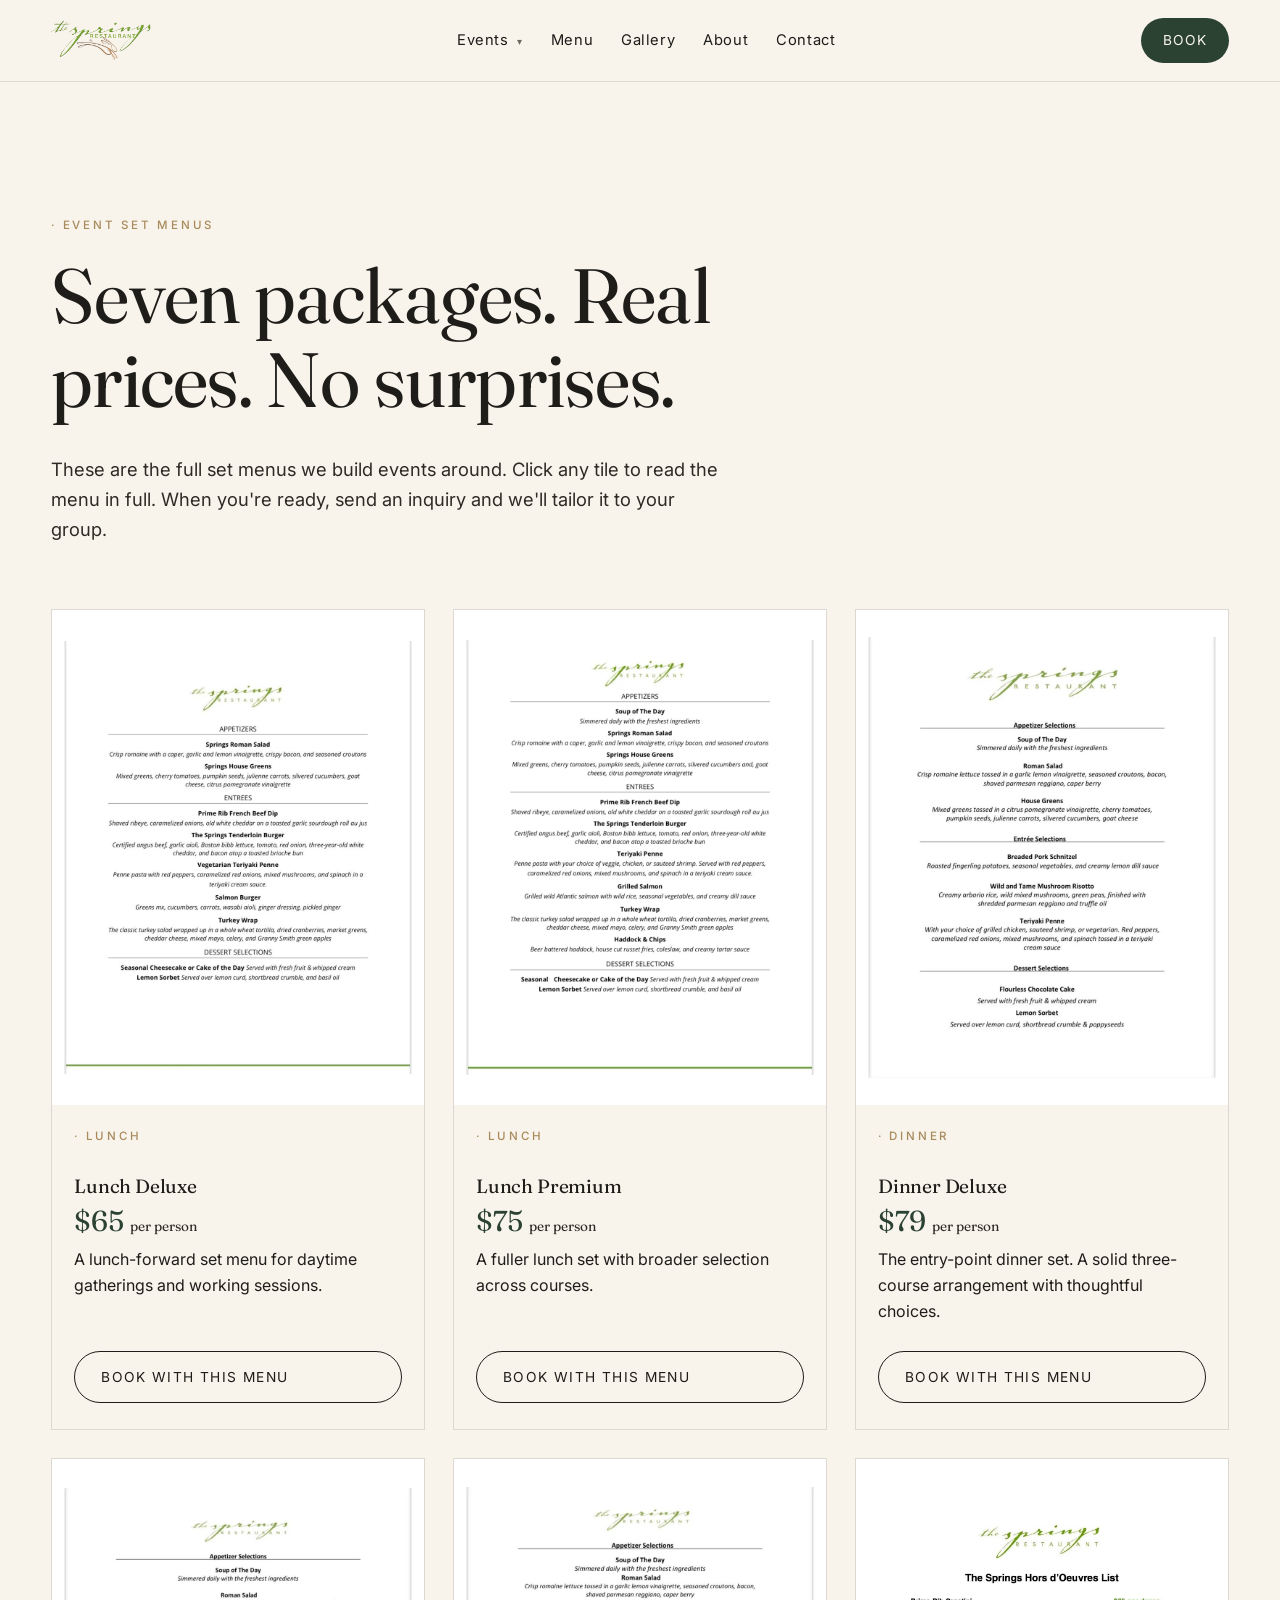
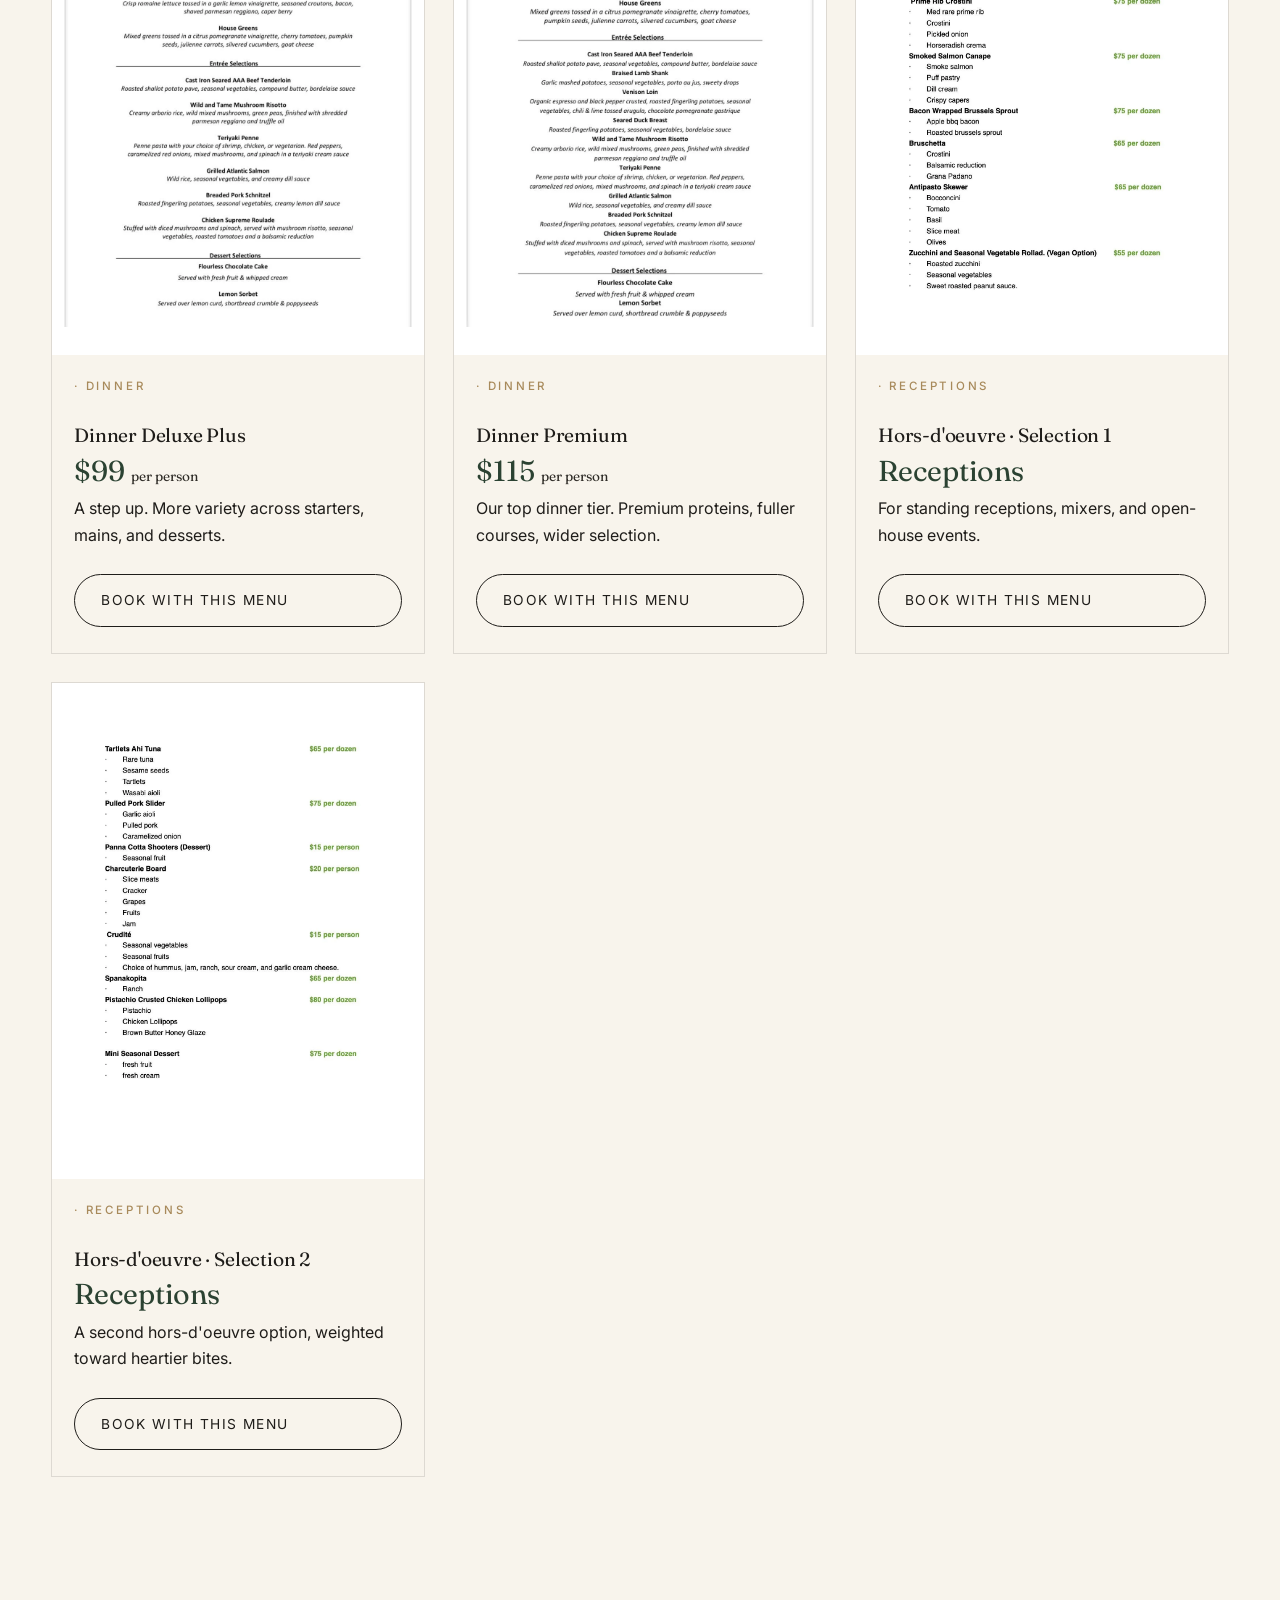
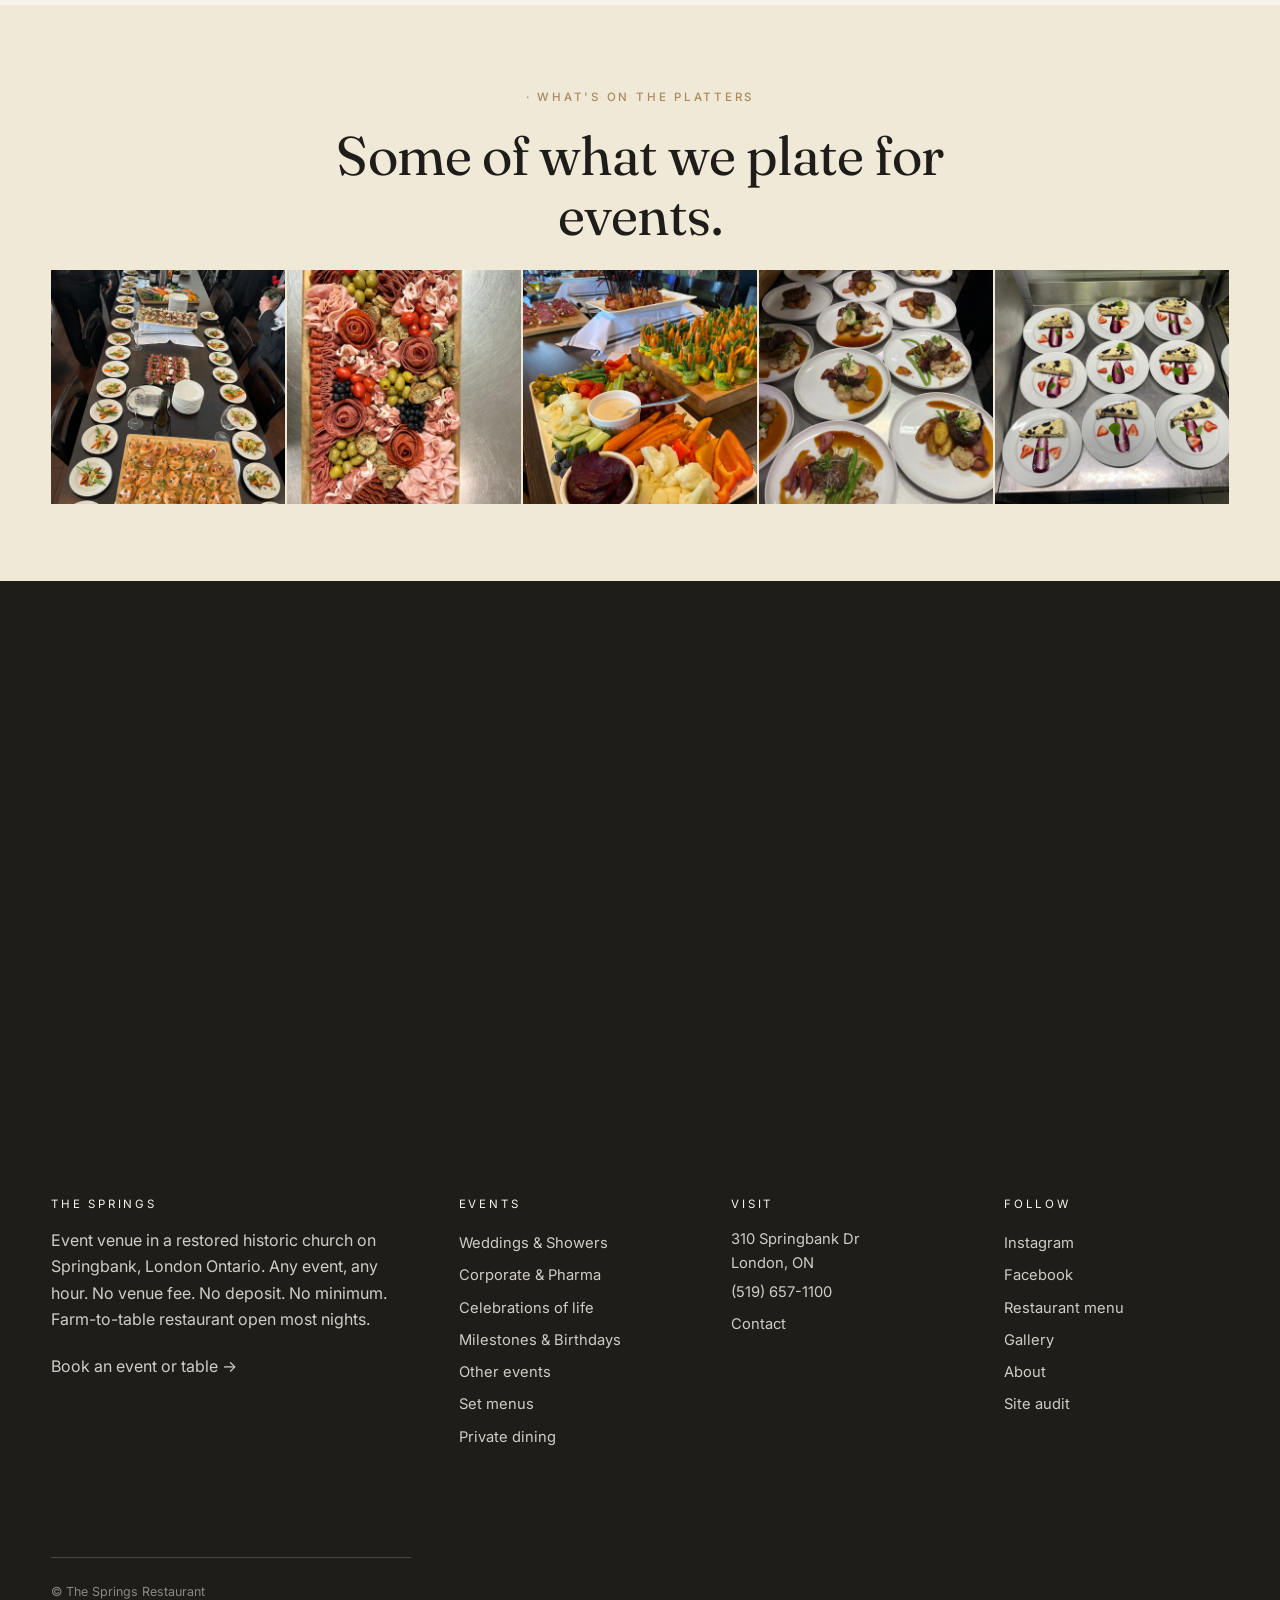
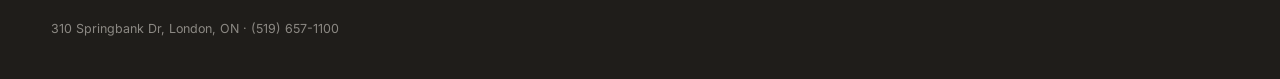
<file: set-menus.html>
<!DOCTYPE html>
<html lang="en">
<head>
<meta charset="utf-8">
<meta name="viewport" content="width=device-width, initial-scale=1">
<title>Event Set Menus · Lunch from $65, Dinner from $79 · The Springs</title>
<meta name="description" content="Seven event set menus at The Springs, London Ontario. Lunch Deluxe $65, Lunch Premium $75, Dinner Deluxe $79, Dinner Deluxe Plus $99, Dinner Premium $115, plus two hors-d'oeuvre tiers. Published pricing, no hidden fees.">
<link rel="canonical" href="https://momentumedia.github.io/the-springs-restaurant/set-menus.html">
<meta property="og:type" content="website">
<meta property="og:url" content="https://momentumedia.github.io/the-springs-restaurant/set-menus.html">
<meta property="og:title" content="Event set menus · The Springs · London Ontario">
<meta property="og:description" content="Seven set menus, published prices. Lunch from $65, dinner from $79.">
<meta property="og:image" content="https://momentumedia.github.io/the-springs-restaurant/images/platters/charcuterie.jpg">
<meta property="og:image:alt" content="Charcuterie platter with cured meats, olives, and cheeses at The Springs.">
<meta property="og:site_name" content="The Springs Restaurant">
<meta name="twitter:card" content="summary_large_image">
<meta name="twitter:title" content="Set menus · The Springs · London Ontario">
<meta name="twitter:description" content="Seven set menus, published prices. Lunch from $65.">
<meta name="twitter:image" content="https://momentumedia.github.io/the-springs-restaurant/images/platters/charcuterie.jpg">
<link rel="icon" type="image/svg+xml" href="favicon.svg">
<link rel="preconnect" href="https://fonts.googleapis.com">
<link rel="preconnect" href="https://fonts.gstatic.com" crossorigin>
<link href="https://fonts.googleapis.com/css2?family=Fraunces:ital,opsz,wght@0,9..144,300;0,9..144,400;0,9..144,500;1,9..144,300;1,9..144,400&family=Inter:wght@300;400;500;600&display=swap" rel="stylesheet">
<link rel="stylesheet" href="css/styles.css">
<script type="application/ld+json">
{
  "@context": "https://schema.org",
  "@graph": [
    {
      "@type": "OfferCatalog",
      "name": "Event set menus at The Springs",
      "description": "Seven event set menus. Lunch and dinner tiers with published per-person prices, plus two hors-d'oeuvre selections for reception formats.",
      "itemListElement": [
        {"@type": "Offer", "name": "Lunch Deluxe", "price": "65", "priceCurrency": "CAD", "description": "Lunch-forward set menu for daytime gatherings, per person."},
        {"@type": "Offer", "name": "Lunch Premium", "price": "75", "priceCurrency": "CAD", "description": "A fuller lunch set with broader course selection, per person."},
        {"@type": "Offer", "name": "Dinner Deluxe", "price": "79", "priceCurrency": "CAD", "description": "Entry dinner set menu, three courses, per person."},
        {"@type": "Offer", "name": "Dinner Deluxe Plus", "price": "99", "priceCurrency": "CAD", "description": "Dinner set with more variety across starters, mains, desserts, per person."},
        {"@type": "Offer", "name": "Dinner Premium", "price": "115", "priceCurrency": "CAD", "description": "Top dinner tier with premium proteins, per person."},
        {"@type": "Offer", "name": "Hors-d'oeuvre Selection 1", "description": "For standing receptions and mixers."},
        {"@type": "Offer", "name": "Hors-d'oeuvre Selection 2", "description": "A heartier hors-d'oeuvre option."}
      ]
    },
    {
      "@type": "BreadcrumbList",
      "itemListElement": [
        {"@type": "ListItem", "position": 1, "name": "Home", "item": "https://momentumedia.github.io/the-springs-restaurant/"},
        {"@type": "ListItem", "position": 2, "name": "Events", "item": "https://momentumedia.github.io/the-springs-restaurant/events.html"},
        {"@type": "ListItem", "position": 3, "name": "Set Menus", "item": "https://momentumedia.github.io/the-springs-restaurant/set-menus.html"}
      ]
    }
  ]
}
</script>
</head>
<body>

<header class="site-header">
  <div class="wrap">
    <nav class="nav" aria-label="Primary">
      <a href="index.html" class="nav-brand" aria-label="The Springs · home">
        <img src="images/logo/springs-logo.webp" alt="The Springs" width="140" height="40">
      </a>
      <ul class="nav-links">
        <li class="has-sub">
          <a href="events.html">Events <span class="chev" aria-hidden="true">▾</span></a>
          <ul class="submenu" role="menu">
            <li><a href="events.html">All events</a></li>
            <li><div class="submenu-divider"></div></li>
            <li><a href="weddings.html">Weddings · Showers</a></li>
            <li><a href="corporate-events.html">Corporate · Pharmaceutical</a></li>
            <li><a href="celebration-of-life.html">Celebrations of life</a></li>
            <li><a href="milestones.html">Milestones · Birthdays</a></li>
            <li><a href="other-events.html">Other events</a></li>
            <li><div class="submenu-divider"></div></li>
            <li><a href="set-menus.html">Set menus</a></li>
            <li><a href="private-dining.html">Private dining</a></li>
          </ul>
        </li>
        <li><a href="menu.html">Menu</a></li>
        <li><a href="gallery.html">Gallery</a></li>
        <li><a href="about.html">About</a></li>
        <li><a href="contact.html">Contact</a></li>
      </ul>
      <a href="https://book.squareup.com/appointments/us98yrta83eva6/location/0G40BYAWMQCB0/services?buttonTextColor=ffffff&amp;color=5ea581&amp;locale=en&amp;referrer=so" class="nav-cta" target="_blank" rel="noopener">Book</a>
      <button class="nav-toggle" aria-label="Open menu" aria-expanded="false"><span></span></button>
    </nav>
  </div>
</header>

<main>

<section class="section">
  <div class="wrap">
    <div class="reveal" style="max-width: 760px;">
      <span class="eyebrow">Event set menus</span>
      <h1>Seven packages. Real prices. No surprises.</h1>
      <p class="lede">These are the full set menus we build events around. Click any tile to read the menu in full. When you're ready, send an inquiry and we'll tailor it to your group.</p>
    </div>

    <div class="set-menu-grid mt-lg">

      <article class="set-menu-tile reveal">
        <div class="tile-media" data-zoom="images/set-menus/lunch-deluxe-65.webp">
          <img src="images/set-menus/lunch-deluxe-65.webp" alt="Lunch Deluxe set menu · $65 per person">
        </div>
        <div class="tile-body">
          <span class="eyebrow">Lunch</span>
          <h3>Lunch Deluxe</h3>
          <span class="tile-price">$65 <small style="font-size: 0.85rem; color: var(--charcoal-soft);">per person</small></span>
          <p>A lunch-forward set menu for daytime gatherings and working sessions.</p>
          <a class="btn btn-outline tile-cta" href="https://book.squareup.com/appointments/us98yrta83eva6/location/0G40BYAWMQCB0/services?buttonTextColor=ffffff&amp;color=5ea581&amp;locale=en&amp;referrer=so" target="_blank" rel="noopener">Book with this menu</a>
        </div>
      </article>

      <article class="set-menu-tile reveal" data-delay="1">
        <div class="tile-media" data-zoom="images/set-menus/lunch-premium-75.webp">
          <img src="images/set-menus/lunch-premium-75.webp" alt="Lunch Premium set menu · $75 per person">
        </div>
        <div class="tile-body">
          <span class="eyebrow">Lunch</span>
          <h3>Lunch Premium</h3>
          <span class="tile-price">$75 <small style="font-size: 0.85rem; color: var(--charcoal-soft);">per person</small></span>
          <p>A fuller lunch set with broader selection across courses.</p>
          <a class="btn btn-outline tile-cta" href="https://book.squareup.com/appointments/us98yrta83eva6/location/0G40BYAWMQCB0/services?buttonTextColor=ffffff&amp;color=5ea581&amp;locale=en&amp;referrer=so" target="_blank" rel="noopener">Book with this menu</a>
        </div>
      </article>

      <article class="set-menu-tile reveal" data-delay="2">
        <div class="tile-media" data-zoom="images/set-menus/dinner-deluxe-79.webp">
          <img src="images/set-menus/dinner-deluxe-79.webp" alt="Dinner Deluxe set menu · $79 per person">
        </div>
        <div class="tile-body">
          <span class="eyebrow">Dinner</span>
          <h3>Dinner Deluxe</h3>
          <span class="tile-price">$79 <small style="font-size: 0.85rem; color: var(--charcoal-soft);">per person</small></span>
          <p>The entry-point dinner set. A solid three-course arrangement with thoughtful choices.</p>
          <a class="btn btn-outline tile-cta" href="https://book.squareup.com/appointments/us98yrta83eva6/location/0G40BYAWMQCB0/services?buttonTextColor=ffffff&amp;color=5ea581&amp;locale=en&amp;referrer=so" target="_blank" rel="noopener">Book with this menu</a>
        </div>
      </article>

      <article class="set-menu-tile reveal">
        <div class="tile-media" data-zoom="images/set-menus/dinner-deluxe-plus-99.webp">
          <img src="images/set-menus/dinner-deluxe-plus-99.webp" alt="Dinner Deluxe Plus set menu · $99 per person">
        </div>
        <div class="tile-body">
          <span class="eyebrow">Dinner</span>
          <h3>Dinner Deluxe Plus</h3>
          <span class="tile-price">$99 <small style="font-size: 0.85rem; color: var(--charcoal-soft);">per person</small></span>
          <p>A step up. More variety across starters, mains, and desserts.</p>
          <a class="btn btn-outline tile-cta" href="https://book.squareup.com/appointments/us98yrta83eva6/location/0G40BYAWMQCB0/services?buttonTextColor=ffffff&amp;color=5ea581&amp;locale=en&amp;referrer=so" target="_blank" rel="noopener">Book with this menu</a>
        </div>
      </article>

      <article class="set-menu-tile reveal" data-delay="1">
        <div class="tile-media" data-zoom="images/set-menus/dinner-premium-115.webp">
          <img src="images/set-menus/dinner-premium-115.webp" alt="Dinner Premium set menu · $115 per person">
        </div>
        <div class="tile-body">
          <span class="eyebrow">Dinner</span>
          <h3>Dinner Premium</h3>
          <span class="tile-price">$115 <small style="font-size: 0.85rem; color: var(--charcoal-soft);">per person</small></span>
          <p>Our top dinner tier. Premium proteins, fuller courses, wider selection.</p>
          <a class="btn btn-outline tile-cta" href="https://book.squareup.com/appointments/us98yrta83eva6/location/0G40BYAWMQCB0/services?buttonTextColor=ffffff&amp;color=5ea581&amp;locale=en&amp;referrer=so" target="_blank" rel="noopener">Book with this menu</a>
        </div>
      </article>

      <article class="set-menu-tile reveal" data-delay="2">
        <div class="tile-media" data-zoom="images/set-menus/hors-doeuvre-1.webp">
          <img src="images/set-menus/hors-doeuvre-1.webp" alt="Hors-d'oeuvre selection one">
        </div>
        <div class="tile-body">
          <span class="eyebrow">Receptions</span>
          <h3>Hors-d'oeuvre · Selection 1</h3>
          <span class="tile-price">Receptions</span>
          <p>For standing receptions, mixers, and open-house events.</p>
          <a class="btn btn-outline tile-cta" href="https://book.squareup.com/appointments/us98yrta83eva6/location/0G40BYAWMQCB0/services?buttonTextColor=ffffff&amp;color=5ea581&amp;locale=en&amp;referrer=so" target="_blank" rel="noopener">Book with this menu</a>
        </div>
      </article>

      <article class="set-menu-tile reveal">
        <div class="tile-media" data-zoom="images/set-menus/hors-doeuvre-2.webp">
          <img src="images/set-menus/hors-doeuvre-2.webp" alt="Hors-d'oeuvre selection two">
        </div>
        <div class="tile-body">
          <span class="eyebrow">Receptions</span>
          <h3>Hors-d'oeuvre · Selection 2</h3>
          <span class="tile-price">Receptions</span>
          <p>A second hors-d'oeuvre option, weighted toward heartier bites.</p>
          <a class="btn btn-outline tile-cta" href="https://book.squareup.com/appointments/us98yrta83eva6/location/0G40BYAWMQCB0/services?buttonTextColor=ffffff&amp;color=5ea581&amp;locale=en&amp;referrer=so" target="_blank" rel="noopener">Book with this menu</a>
        </div>
      </article>

    </div>
  </div>
</section>

<section class="section-tight" style="background: var(--ivory-warm);">
  <div class="wrap">
    <div class="reveal text-center" style="max-width: 640px; margin: 0 auto 24px;">
      <span class="eyebrow">What's on the platters</span>
      <h2>Some of what we plate for events.</h2>
    </div>
    <div class="platter-strip reveal" data-delay="1">
      <div class="platter" style="background-image: url('images/platters/bruschetta-antipasto.jpg');" title="Bruschetta and antipasto skewers"></div>
      <div class="platter" style="background-image: url('images/platters/charcuterie.jpg');" title="Meats, olives, cheeses"></div>
      <div class="platter" style="background-image: url('images/platters/vegetable-platter.jpg');" title="Vegetable platter with zucchini roulade"></div>
      <div class="platter" style="background-image: url('images/platters/seasonal-vegetables.jpg');" title="Seasonal vegetables"></div>
      <div class="platter" style="background-image: url('images/platters/seasonal-fruit.jpg');" title="Seasonal fruit dessert"></div>
    </div>
  </div>
</section>

<section class="section" style="background: var(--charcoal); color: var(--ivory);">
  <div class="wrap text-center reveal">
    <span class="eyebrow" style="color: var(--brass-soft);">Ready to plan</span>
    <h2 style="color: var(--ivory);">Book with the menu you picked.</h2>
    <p style="max-width: 56ch; margin: 0 auto 24px; color: rgba(248,244,236,0.86);">Book your date through Square. Once it's on the calendar we follow up with menu finalization and any adjustments your group needs. No venue fee. No deposit. No minimum.</p>
    <div class="dual-cta" style="justify-content: center;">
      <a class="btn btn-brass" href="https://book.squareup.com/appointments/us98yrta83eva6/location/0G40BYAWMQCB0/services?buttonTextColor=ffffff&amp;color=5ea581&amp;locale=en&amp;referrer=so" target="_blank" rel="noopener">Book through Square</a>
      <a class="btn btn-ghost" href="tel:15196571100">Call (519) 657-1100</a>
    </div>
  </div>
</section>

</main>

<footer class="site-footer">
  <div class="wrap">
    <div class="brand-block">
      <h4>The Springs</h4>
      <p>Event venue in a restored historic church on Springbank, London Ontario. Any event, any hour. No venue fee. No deposit. No minimum. Farm-to-table restaurant open most nights.</p>
      <p><a href="https://book.squareup.com/appointments/us98yrta83eva6/location/0G40BYAWMQCB0/services?buttonTextColor=ffffff&amp;color=5ea581&amp;locale=en&amp;referrer=so" target="_blank" rel="noopener">Book an event or table →</a></p>
    </div>
    <div>
      <h4>Events</h4>
      <ul>
        <li><a href="weddings.html">Weddings &amp; Showers</a></li>
        <li><a href="corporate-events.html">Corporate &amp; Pharma</a></li>
        <li><a href="celebration-of-life.html">Celebrations of life</a></li>
        <li><a href="milestones.html">Milestones &amp; Birthdays</a></li>
        <li><a href="other-events.html">Other events</a></li>
        <li><a href="set-menus.html">Set menus</a></li>
        <li><a href="private-dining.html">Private dining</a></li>
      </ul>
    </div>
    <div>
      <h4>Visit</h4>
      <ul>
        <li>310 Springbank Dr</li>
        <li>London, ON</li>
        <li><a href="tel:15196571100">(519) 657-1100</a></li>
        <li><a href="contact.html">Contact</a></li>
      </ul>
    </div>
    <div>
      <h4>Follow</h4>
      <ul>
        <li><a href="https://instagram.com/thespringsrestaurant" target="_blank" rel="noopener">Instagram</a></li>
        <li><a href="https://www.facebook.com/profile.php?id=100086305566439" target="_blank" rel="noopener">Facebook</a></li>
        <li><a href="menu.html">Restaurant menu</a></li>
        <li><a href="gallery.html">Gallery</a></li>
        <li><a href="about.html">About</a></li>
        <li><a href="audit.html">Site audit</a></li>
      </ul>
    </div>
    <div class="footer-bottom">
      <span>© The Springs Restaurant</span>
      <span>310 Springbank Dr, London, ON · (519) 657-1100</span>
    </div>
  </div>
</footer>

<div class="lightbox" data-lightbox aria-hidden="true">
  <button class="lightbox-close" aria-label="Close">Close ×</button>
  <img alt="">
</div>

<script src="js/main.js" defer></script>
</body>
</html>
</file>
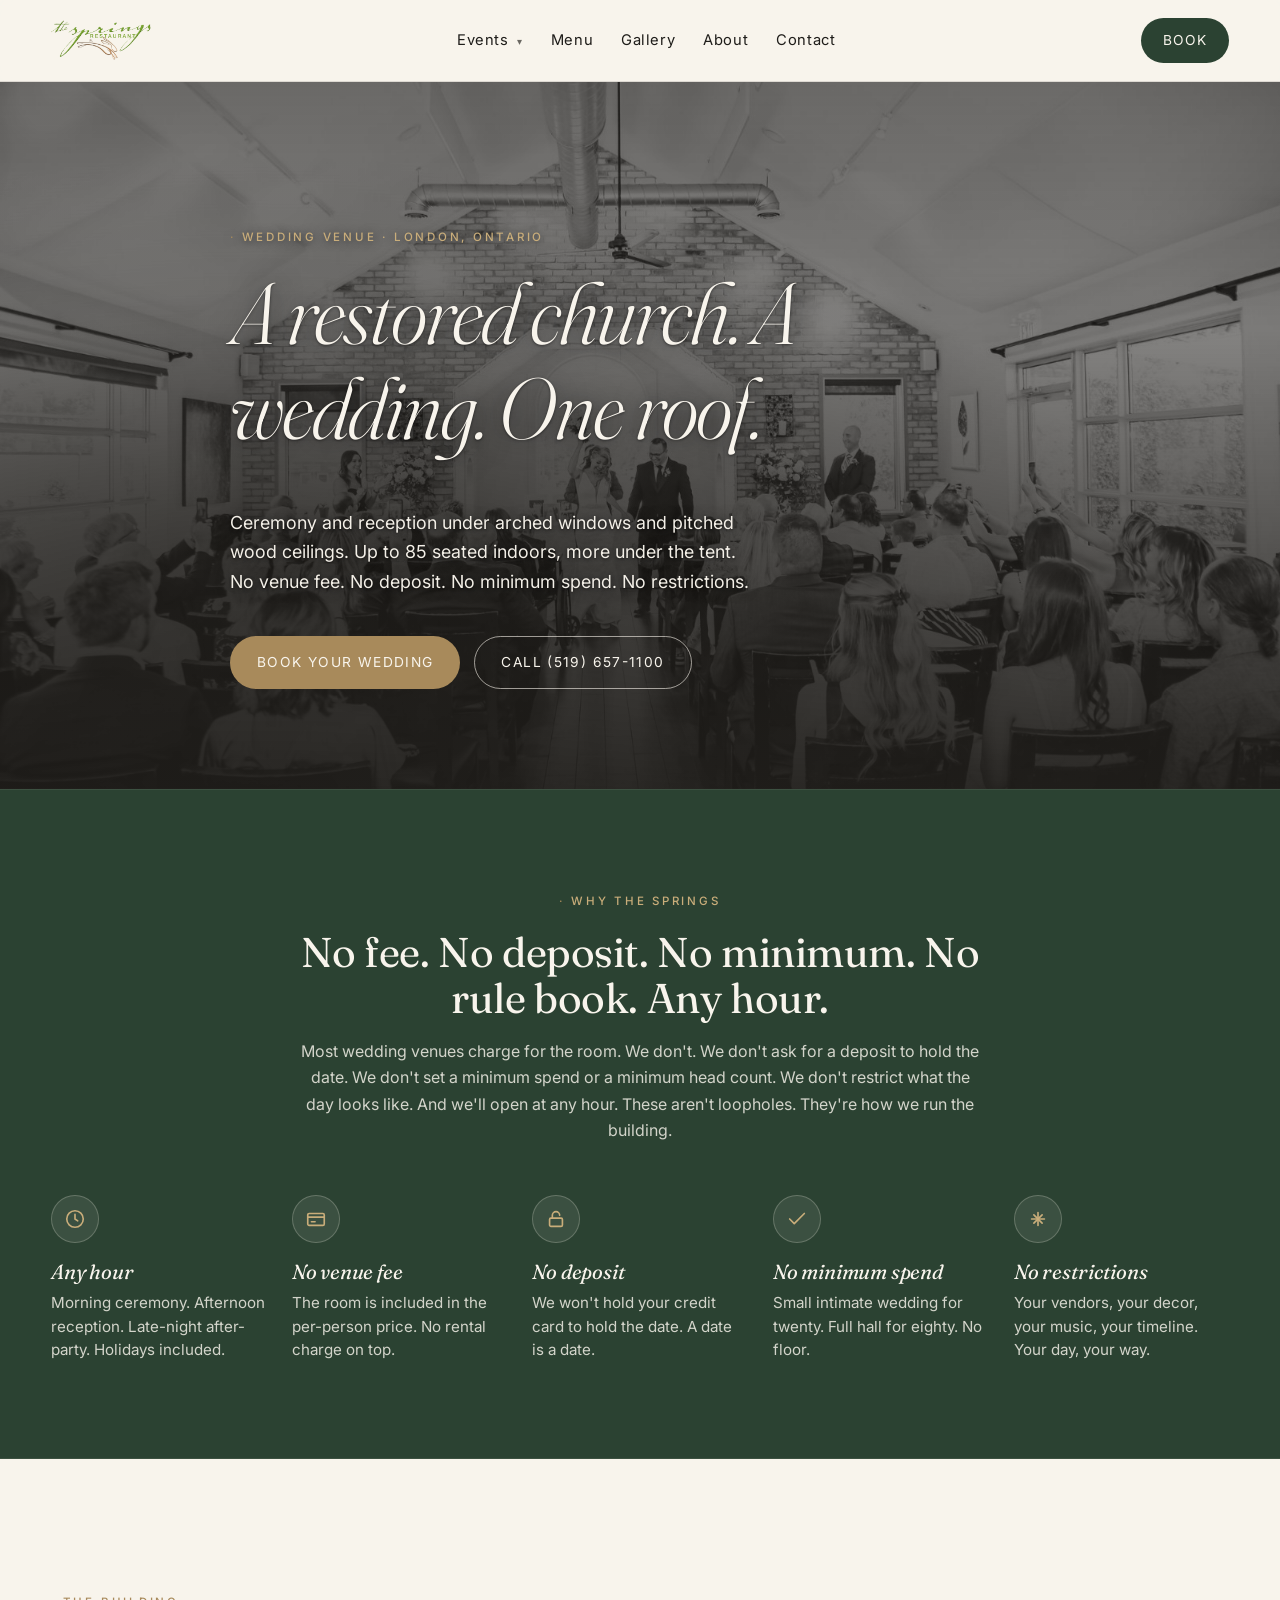
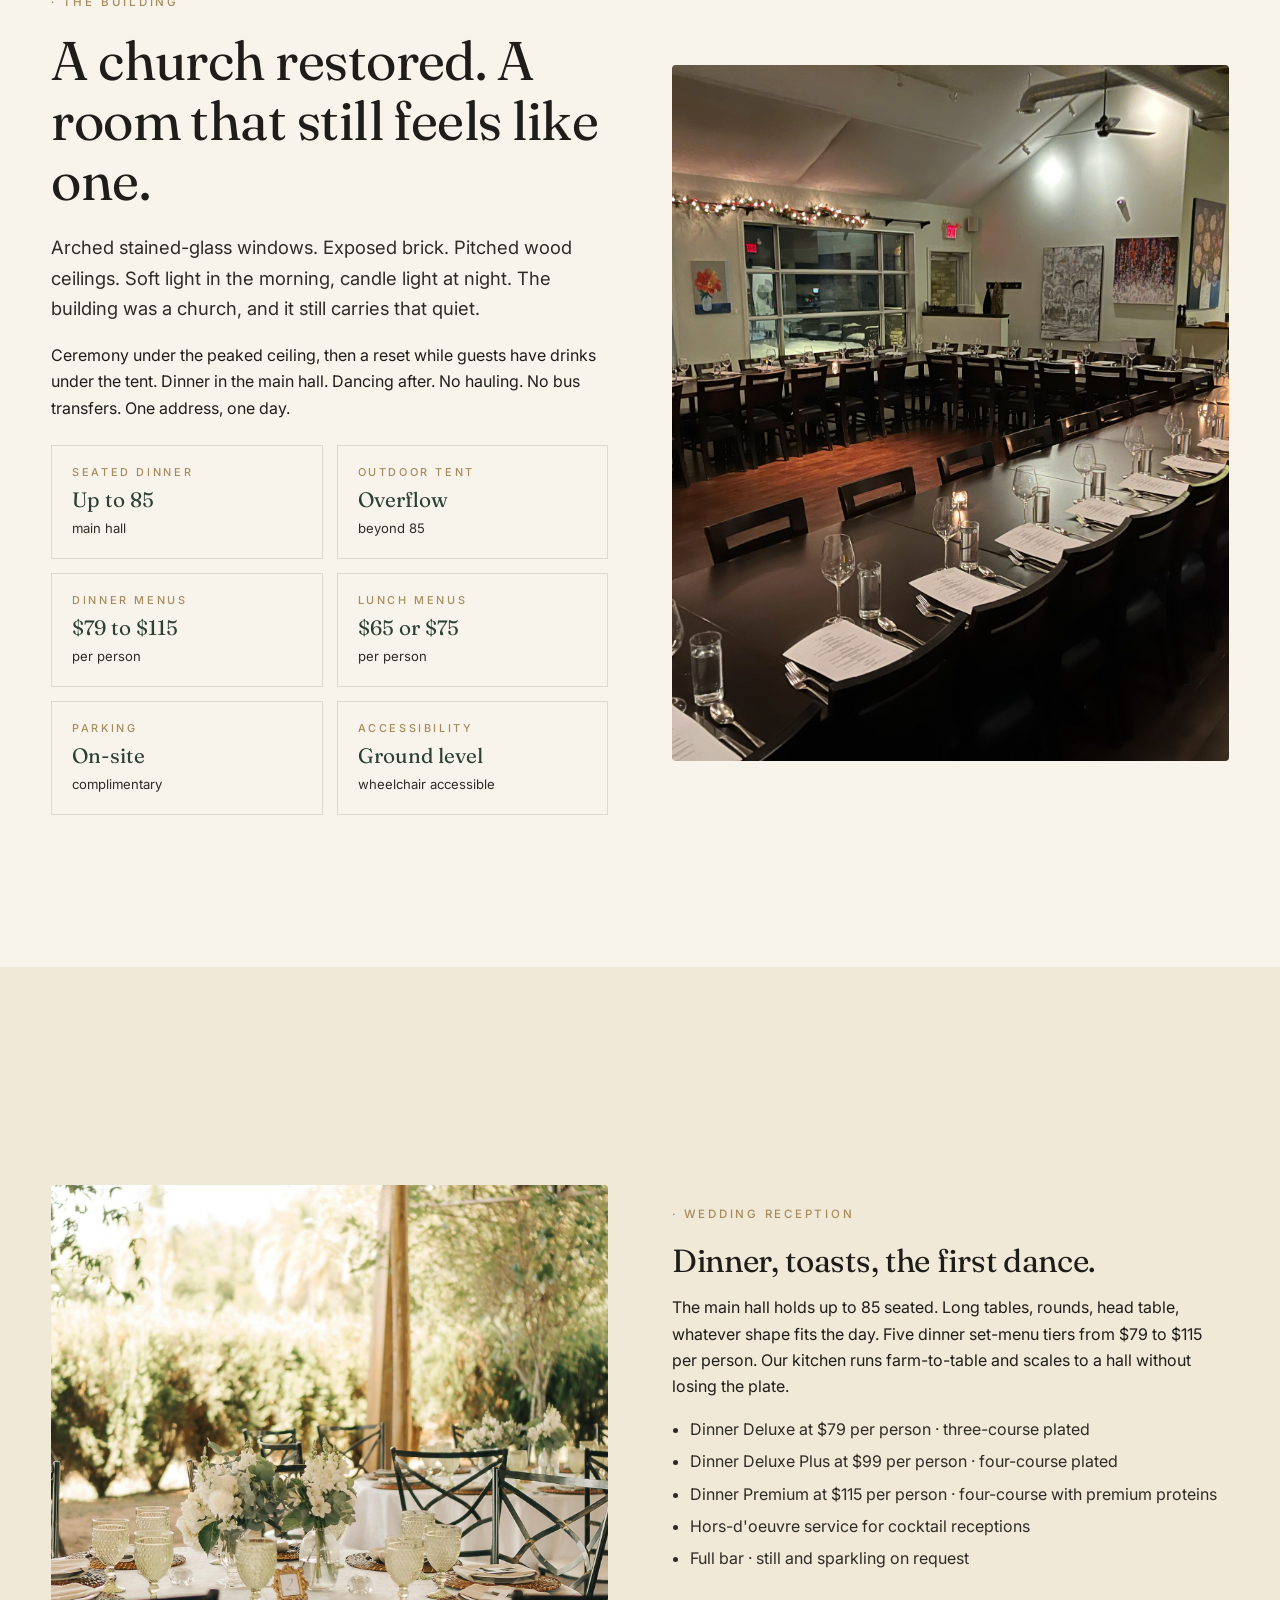
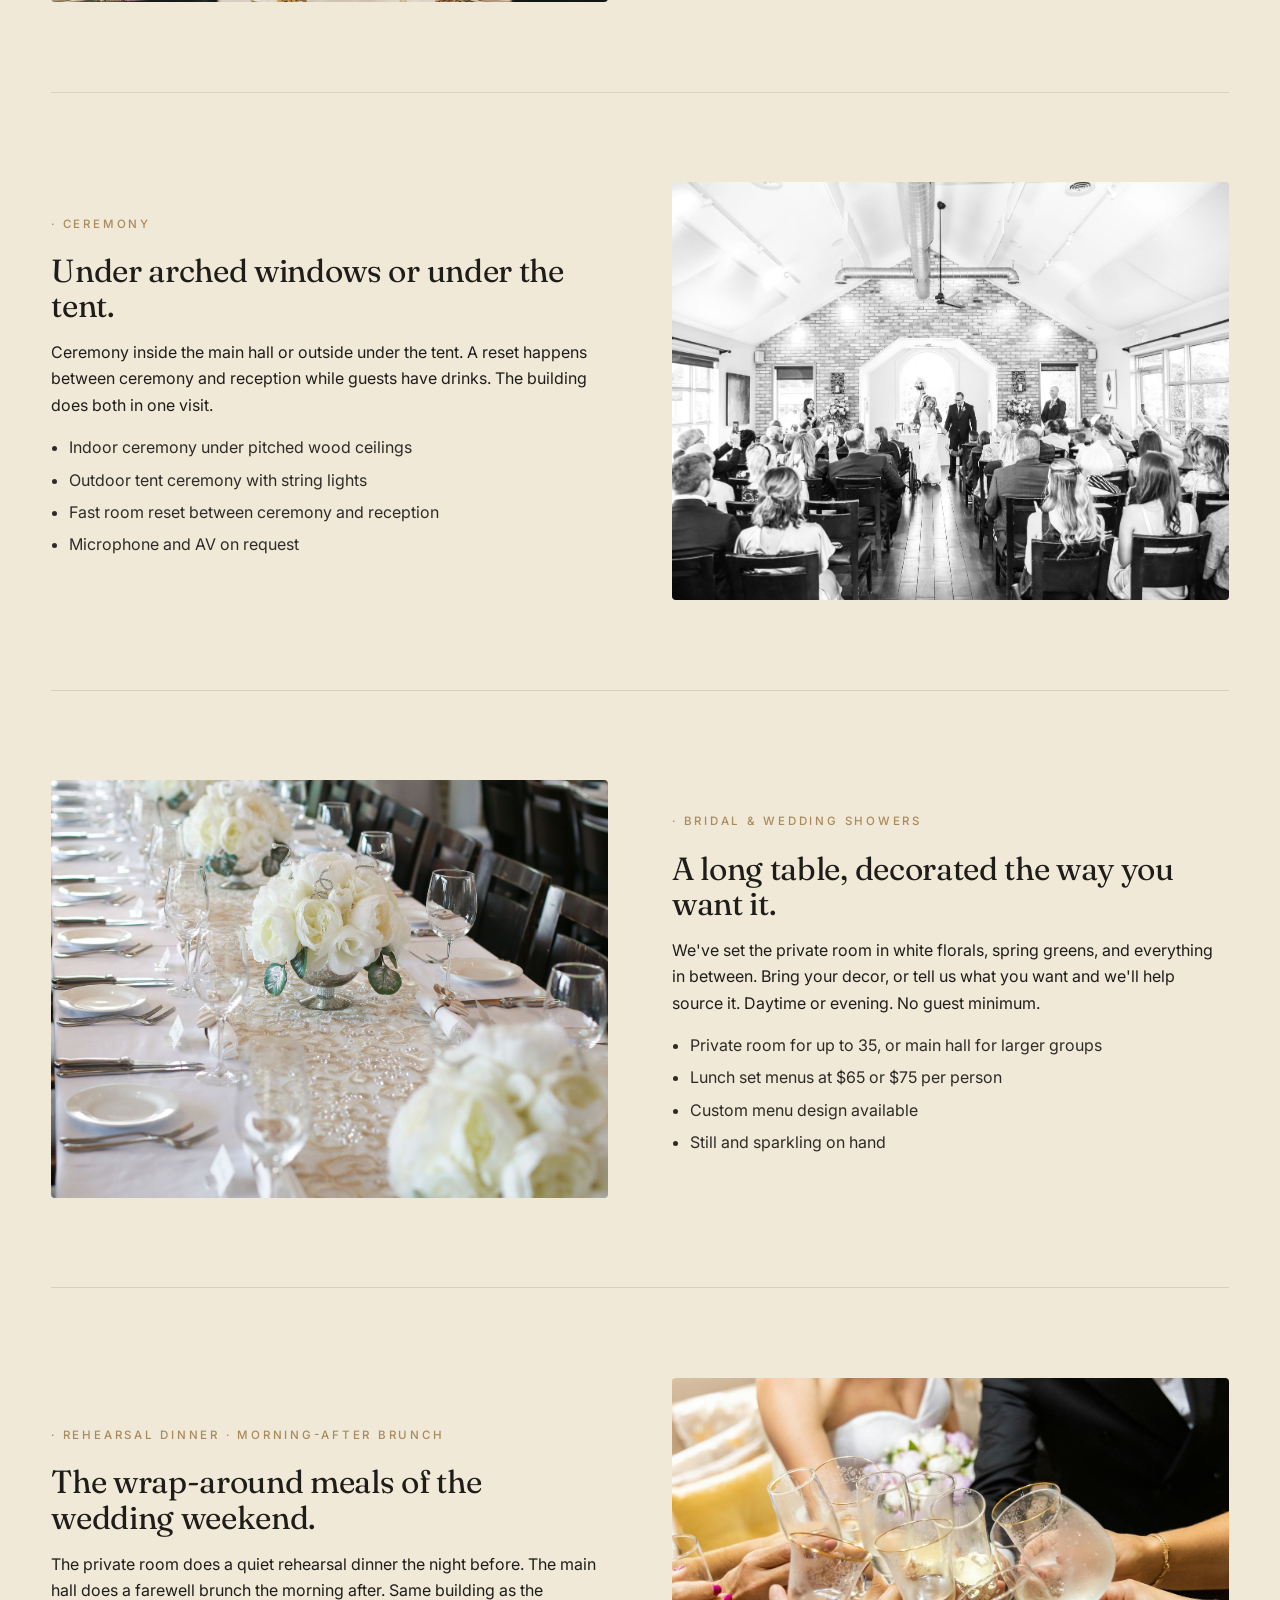
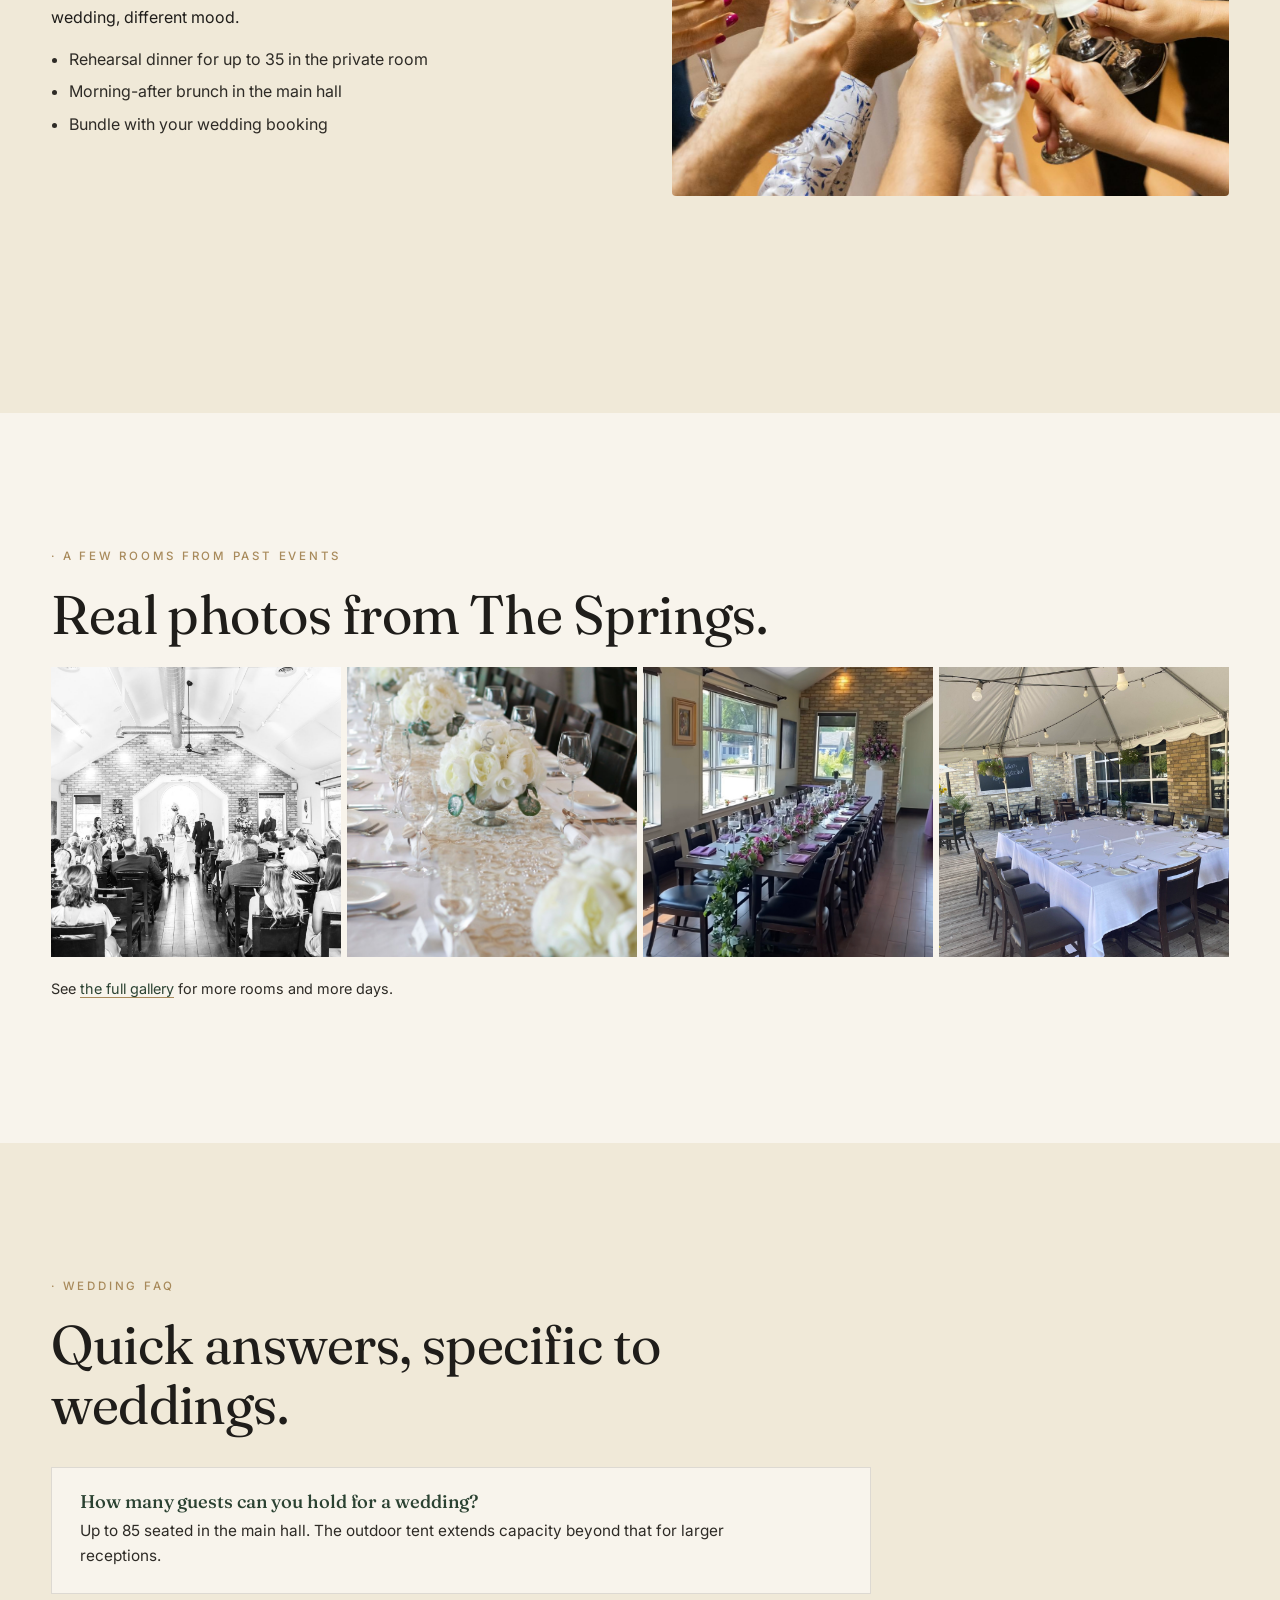
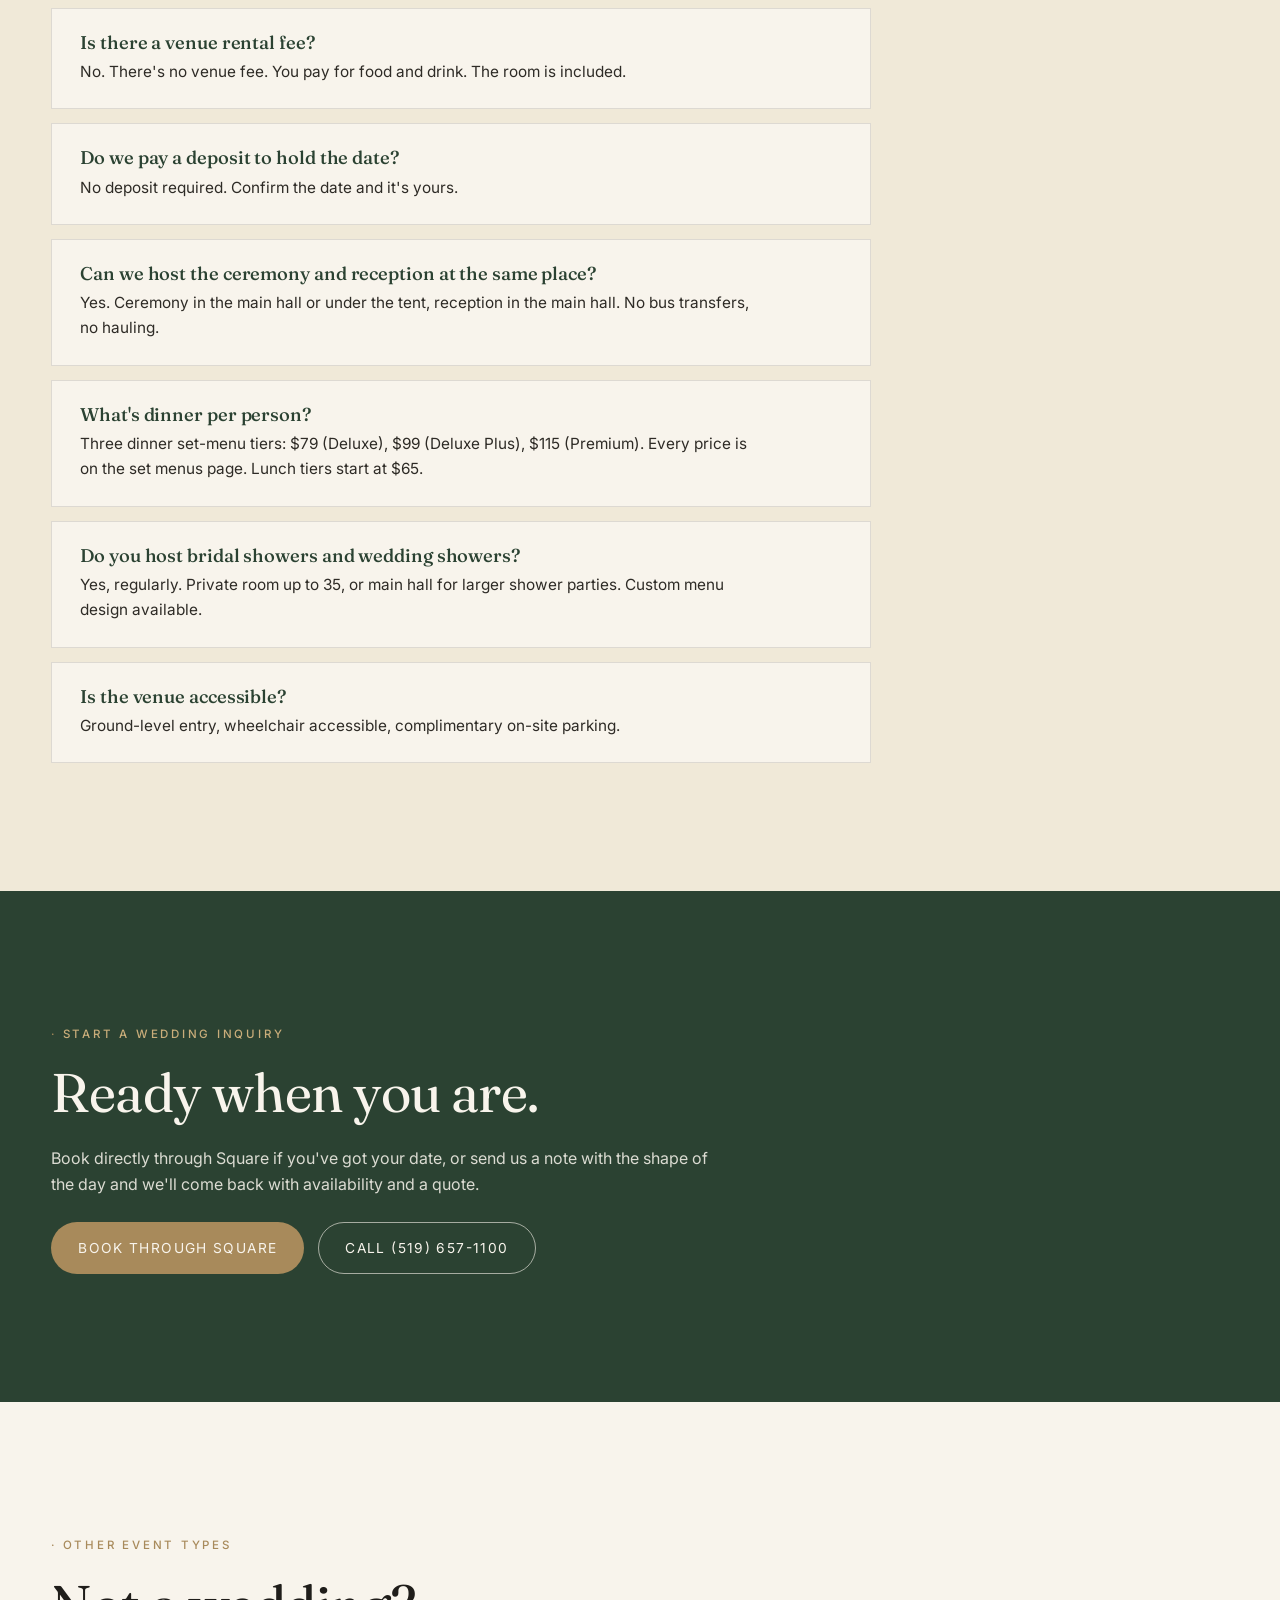
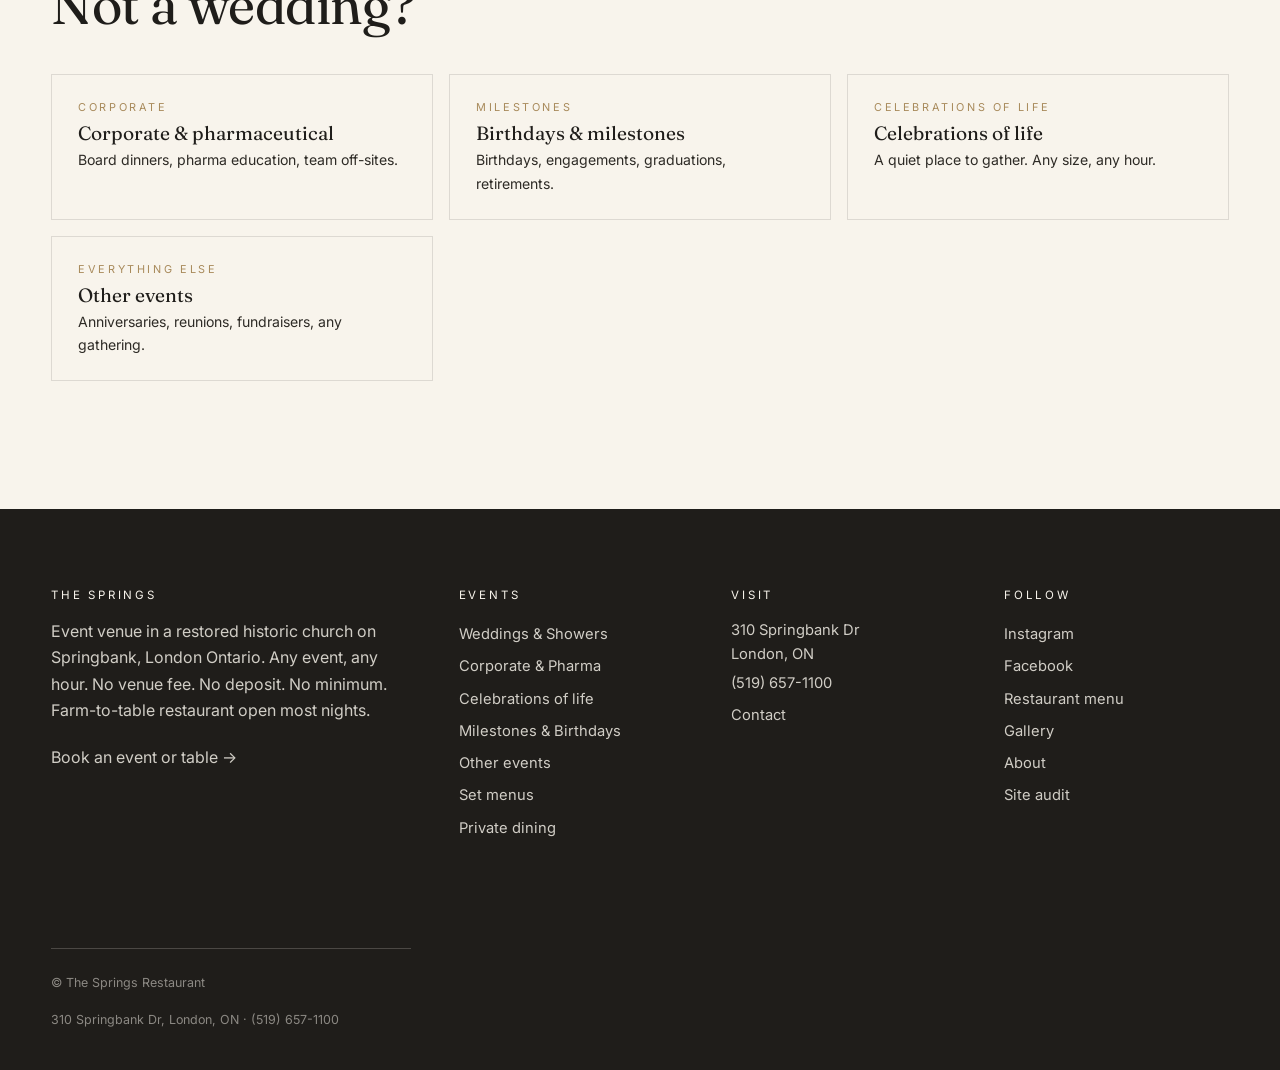
<file: weddings.html>
<!DOCTYPE html>
<html lang="en">
<head>
<meta charset="utf-8">
<meta name="viewport" content="width=device-width, initial-scale=1">
<title>Wedding Venue London Ontario · No Venue Fee · The Springs</title>
<meta name="description" content="Wedding venue in a restored historic church on Springbank, London Ontario. Ceremony and reception under one roof. Up to 85 seated indoors, more under the outdoor tent. No venue fee. No deposit. No minimum spend. No restrictions.">
<link rel="canonical" href="https://momentumedia.github.io/the-springs-restaurant/weddings.html">
<meta property="og:type" content="website">
<meta property="og:url" content="https://momentumedia.github.io/the-springs-restaurant/weddings.html">
<meta property="og:title" content="Wedding venue in London, Ontario · The Springs">
<meta property="og:description" content="A restored church, a wedding all under one roof. No venue fee. No deposit. No minimum.">
<meta property="og:image" content="https://momentumedia.github.io/the-springs-restaurant/images/events/wedding-ceremony.jpg">
<meta property="og:image:alt" content="Wedding ceremony under the arched windows at The Springs.">
<meta property="og:site_name" content="The Springs Restaurant">
<meta name="twitter:card" content="summary_large_image">
<meta name="twitter:title" content="Wedding venue · London Ontario · The Springs">
<meta name="twitter:description" content="A restored church wedding venue. No venue fee. No deposit. No minimum.">
<meta name="twitter:image" content="https://momentumedia.github.io/the-springs-restaurant/images/events/wedding-ceremony.jpg">
<link rel="icon" type="image/svg+xml" href="favicon.svg">
<link rel="preconnect" href="https://fonts.googleapis.com">
<link rel="preconnect" href="https://fonts.gstatic.com" crossorigin>
<link href="https://fonts.googleapis.com/css2?family=Fraunces:ital,opsz,wght@0,9..144,300;0,9..144,400;0,9..144,500;1,9..144,300;1,9..144,400&family=Inter:wght@300;400;500;600&display=swap" rel="stylesheet">
<link rel="stylesheet" href="css/styles.css">
<script type="application/ld+json">
{
  "@context": "https://schema.org",
  "@graph": [
    {
      "@type": "Service",
      "serviceType": "Wedding venue",
      "name": "Wedding venue at The Springs",
      "description": "Historic restored church in London, Ontario hosting weddings, bridal showers, and wedding showers. Ceremony and reception under one roof. Up to 85 seated indoors plus outdoor tent. Any hour, no venue fee, no deposit, no minimum spend.",
      "provider": {
        "@type": "EventVenue",
        "name": "The Springs Restaurant",
        "url": "https://momentumedia.github.io/the-springs-restaurant/",
        "telephone": "+1-519-657-1100",
        "address": {"@type": "PostalAddress","streetAddress":"310 Springbank Dr","addressLocality":"London","addressRegion":"ON","addressCountry":"CA"}
      },
      "areaServed": {"@type": "City", "name": "London, Ontario"},
      "offers": {
        "@type": "AggregateOffer",
        "lowPrice": "79",
        "highPrice": "115",
        "priceCurrency": "CAD",
        "offerCount": 3,
        "description": "Dinner set menus per person. Lunch set menus from $65."
      }
    },
    {
      "@type": "BreadcrumbList",
      "itemListElement": [
        {"@type": "ListItem", "position": 1, "name": "Home", "item": "https://momentumedia.github.io/the-springs-restaurant/"},
        {"@type": "ListItem", "position": 2, "name": "Events", "item": "https://momentumedia.github.io/the-springs-restaurant/events.html"},
        {"@type": "ListItem", "position": 3, "name": "Weddings", "item": "https://momentumedia.github.io/the-springs-restaurant/weddings.html"}
      ]
    },
    {
      "@type": "FAQPage",
      "mainEntity": [
        {"@type": "Question", "name": "How many guests can you hold for a wedding?", "acceptedAnswer": {"@type": "Answer", "text": "Up to 85 seated in the main hall. The outdoor tent extends capacity beyond that for larger receptions."}},
        {"@type": "Question", "name": "Is there a venue rental fee for weddings?", "acceptedAnswer": {"@type": "Answer", "text": "No. There's no venue fee at The Springs. You pay for food and drink and the room is yours."}},
        {"@type": "Question", "name": "Do you require a deposit to hold a wedding date?", "acceptedAnswer": {"@type": "Answer", "text": "No deposit required. Confirm your date and we put it on the calendar."}},
        {"@type": "Question", "name": "Can we host the ceremony and reception in the same place?", "acceptedAnswer": {"@type": "Answer", "text": "Yes. Ceremony and reception both happen in the same building. No guest transit between venues."}},
        {"@type": "Question", "name": "What does dinner cost per person?", "acceptedAnswer": {"@type": "Answer", "text": "Dinner set menus start at $79 per person and go up to $115 per person across three tiers. Lunch set menus start at $65."}},
        {"@type": "Question", "name": "Do you host bridal showers as well as weddings?", "acceptedAnswer": {"@type": "Answer", "text": "Yes. We regularly host bridal showers and wedding showers in the private room, up to 35 guests, or the main hall for larger groups."}},
        {"@type": "Question", "name": "Is the venue wheelchair accessible?", "acceptedAnswer": {"@type": "Answer", "text": "Yes. Ground-level entry, wheelchair accessible throughout, complimentary on-site parking for guests."}}
      ]
    }
  ]
}
</script>
</head>
<body>

<header class="site-header">
  <div class="wrap">
    <nav class="nav" aria-label="Primary">
      <a href="index.html" class="nav-brand" aria-label="The Springs · home">
        <img src="images/logo/springs-logo.webp" alt="The Springs" width="140" height="40">
      </a>
      <ul class="nav-links">
        <li class="has-sub">
          <a href="events.html">Events <span class="chev" aria-hidden="true">▾</span></a>
          <ul class="submenu" role="menu">
            <li><a href="events.html">All events</a></li>
            <li><div class="submenu-divider"></div></li>
            <li><a href="weddings.html">Weddings · Showers</a></li>
            <li><a href="corporate-events.html">Corporate · Pharmaceutical</a></li>
            <li><a href="celebration-of-life.html">Celebrations of life</a></li>
            <li><a href="milestones.html">Milestones · Birthdays</a></li>
            <li><a href="other-events.html">Other events</a></li>
            <li><div class="submenu-divider"></div></li>
            <li><a href="set-menus.html">Set menus</a></li>
            <li><a href="private-dining.html">Private dining</a></li>
          </ul>
        </li>
        <li><a href="menu.html">Menu</a></li>
        <li><a href="gallery.html">Gallery</a></li>
        <li><a href="about.html">About</a></li>
        <li><a href="contact.html">Contact</a></li>
      </ul>
      <a href="https://book.squareup.com/appointments/us98yrta83eva6/location/0G40BYAWMQCB0/services?buttonTextColor=ffffff&amp;color=5ea581&amp;locale=en&amp;referrer=so" class="nav-cta" target="_blank" rel="noopener">Book</a>
      <button class="nav-toggle" aria-label="Open menu" aria-expanded="false"><span></span></button>
    </nav>
  </div>
</header>

<main>

<section class="hero hero-mid hero-darker">
  <div class="hero-media" style="background-image: url('images/events/wedding-ceremony.jpg');"></div>
  <div class="wrap">
    <div class="hero-inner">
      <span class="eyebrow reveal">Wedding venue · London, Ontario</span>
      <h1 class="reveal" data-delay="1">A restored church. A wedding. One roof.</h1>
      <p class="hero-sub reveal" data-delay="2">Ceremony and reception under arched windows and pitched wood ceilings. Up to 85 seated indoors, more under the tent. No venue fee. No deposit. No minimum spend. No restrictions.</p>
      <div class="hero-ctas reveal" data-delay="3">
        <a class="btn btn-brass" href="https://book.squareup.com/appointments/us98yrta83eva6/location/0G40BYAWMQCB0/services?buttonTextColor=ffffff&amp;color=5ea581&amp;locale=en&amp;referrer=so" target="_blank" rel="noopener">Book your wedding</a>
        <a class="btn btn-ghost" href="tel:15196571100">Call (519) 657-1100</a>
      </div>
    </div>
  </div>
</section>

<section class="usp-band">
  <div class="wrap">
    <div class="usp-heading reveal">
      <span class="eyebrow">Why The Springs</span>
      <h2>No fee. No deposit. No minimum. No rule book. Any hour.</h2>
      <p>Most wedding venues charge for the room. We don't. We don't ask for a deposit to hold the date. We don't set a minimum spend or a minimum head count. We don't restrict what the day looks like. And we'll open at any hour. These aren't loopholes. They're how we run the building.</p>
    </div>
    <ul class="usp-grid">
      <li class="reveal">
        <span class="usp-icon" aria-hidden="true"><svg viewBox="0 0 24 24" fill="none" stroke="currentColor" stroke-width="1.8" stroke-linecap="round" stroke-linejoin="round"><circle cx="12" cy="12" r="9"/><path d="M12 7v5l3 2"/></svg></span>
        <h3>Any hour</h3>
        <p>Morning ceremony. Afternoon reception. Late-night after-party. Holidays included.</p>
      </li>
      <li class="reveal" data-delay="1">
        <span class="usp-icon" aria-hidden="true"><svg viewBox="0 0 24 24" fill="none" stroke="currentColor" stroke-width="1.8" stroke-linecap="round" stroke-linejoin="round"><rect x="3" y="6" width="18" height="13" rx="1.5"/><path d="M3 10h18"/><path d="M7 15h4"/></svg></span>
        <h3>No venue fee</h3>
        <p>The room is included in the per-person price. No rental charge on top.</p>
      </li>
      <li class="reveal" data-delay="2">
        <span class="usp-icon" aria-hidden="true"><svg viewBox="0 0 24 24" fill="none" stroke="currentColor" stroke-width="1.8" stroke-linecap="round" stroke-linejoin="round"><rect x="5" y="11" width="14" height="9" rx="1.5"/><path d="M8 11V8a4 4 0 0 1 8 0"/></svg></span>
        <h3>No deposit</h3>
        <p>We won't hold your credit card to hold the date. A date is a date.</p>
      </li>
      <li class="reveal" data-delay="3">
        <span class="usp-icon" aria-hidden="true"><svg viewBox="0 0 24 24" fill="none" stroke="currentColor" stroke-width="1.8" stroke-linecap="round" stroke-linejoin="round"><path d="M4 12l5 5L20 6"/></svg></span>
        <h3>No minimum spend</h3>
        <p>Small intimate wedding for twenty. Full hall for eighty. No floor.</p>
      </li>
      <li class="reveal" data-delay="3">
        <span class="usp-icon" aria-hidden="true"><svg viewBox="0 0 24 24" fill="none" stroke="currentColor" stroke-width="1.8" stroke-linecap="round" stroke-linejoin="round"><path d="M12 5v14M5 12h14"/><path d="M7.5 7.5l9 9M16.5 7.5l-9 9"/></svg></span>
        <h3>No restrictions</h3>
        <p>Your vendors, your decor, your music, your timeline. Your day, your way.</p>
      </li>
    </ul>
  </div>
</section>

<section class="section">
  <div class="wrap">
    <div class="split">
      <div class="reveal">
        <span class="eyebrow">The building</span>
        <h2>A church restored. A room that still feels like one.</h2>
        <p class="lede">Arched stained-glass windows. Exposed brick. Pitched wood ceilings. Soft light in the morning, candle light at night. The building was a church, and it still carries that quiet.</p>
        <p>Ceremony under the peaked ceiling, then a reset while guests have drinks under the tent. Dinner in the main hall. Dancing after. No hauling. No bus transfers. One address, one day.</p>
        <ul class="spec-grid" aria-label="Wedding venue specs">
          <li><span class="label">Seated dinner</span><span class="value">Up to 85</span><span class="value-sub">main hall</span></li>
          <li><span class="label">Outdoor tent</span><span class="value">Overflow</span><span class="value-sub">beyond 85</span></li>
          <li><span class="label">Dinner menus</span><span class="value">$79 to $115</span><span class="value-sub">per person</span></li>
          <li><span class="label">Lunch menus</span><span class="value">$65 or $75</span><span class="value-sub">per person</span></li>
          <li><span class="label">Parking</span><span class="value">On-site</span><span class="value-sub">complimentary</span></li>
          <li><span class="label">Accessibility</span><span class="value">Ground level</span><span class="value-sub">wheelchair accessible</span></li>
        </ul>
      </div>
      <div class="split-media reveal" data-delay="1">
        <img src="images/venue/main-venue-2.jpg" alt="The Springs main hall: exposed brick walls, pitched wood ceilings, arched windows set for a wedding.">
      </div>
    </div>
  </div>
</section>

<section class="section" style="background: var(--ivory-warm);">
  <div class="wrap">
    <div class="event-section" id="weddings">
      <div class="event-media reveal" style="background-image: url('images/stock/weddings/reception-dinner.jpg');"></div>
      <div class="event-copy reveal" data-delay="1">
        <span class="eyebrow">Wedding reception</span>
        <h3>Dinner, toasts, the first dance.</h3>
        <p>The main hall holds up to 85 seated. Long tables, rounds, head table, whatever shape fits the day. Five dinner set-menu tiers from $79 to $115 per person. Our kitchen runs farm-to-table and scales to a hall without losing the plate.</p>
        <ul>
          <li>Dinner Deluxe at $79 per person · three-course plated</li>
          <li>Dinner Deluxe Plus at $99 per person · four-course plated</li>
          <li>Dinner Premium at $115 per person · four-course with premium proteins</li>
          <li>Hors-d'oeuvre service for cocktail receptions</li>
          <li>Full bar · still and sparkling on request</li>
        </ul>
      </div>
    </div>
    <div class="event-section flip" id="ceremonies">
      <div class="event-media reveal" style="background-image: url('images/events/wedding-ceremony.jpg');"></div>
      <div class="event-copy reveal" data-delay="1">
        <span class="eyebrow">Ceremony</span>
        <h3>Under arched windows or under the tent.</h3>
        <p>Ceremony inside the main hall or outside under the tent. A reset happens between ceremony and reception while guests have drinks. The building does both in one visit.</p>
        <ul>
          <li>Indoor ceremony under pitched wood ceilings</li>
          <li>Outdoor tent ceremony with string lights</li>
          <li>Fast room reset between ceremony and reception</li>
          <li>Microphone and AV on request</li>
        </ul>
      </div>
    </div>
    <div class="event-section" id="bridal-showers">
      <div class="event-media reveal" style="background-image: url('images/events/decorated-white.jpg');"></div>
      <div class="event-copy reveal" data-delay="1">
        <span class="eyebrow">Bridal &amp; wedding showers</span>
        <h3>A long table, decorated the way you want it.</h3>
        <p>We've set the private room in white florals, spring greens, and everything in between. Bring your decor, or tell us what you want and we'll help source it. Daytime or evening. No guest minimum.</p>
        <ul>
          <li>Private room for up to 35, or main hall for larger groups</li>
          <li>Lunch set menus at $65 or $75 per person</li>
          <li>Custom menu design available</li>
          <li>Still and sparkling on hand</li>
        </ul>
      </div>
    </div>
    <div class="event-section flip" id="rehearsal">
      <div class="event-media reveal" style="background-image: url('images/stock/weddings/bridal-toast.jpg');"></div>
      <div class="event-copy reveal" data-delay="1">
        <span class="eyebrow">Rehearsal dinner · morning-after brunch</span>
        <h3>The wrap-around meals of the wedding weekend.</h3>
        <p>The private room does a quiet rehearsal dinner the night before. The main hall does a farewell brunch the morning after. Same building as the wedding, different mood.</p>
        <ul>
          <li>Rehearsal dinner for up to 35 in the private room</li>
          <li>Morning-after brunch in the main hall</li>
          <li>Bundle with your wedding booking</li>
        </ul>
      </div>
    </div>
  </div>
</section>

<section class="section">
  <div class="wrap">
    <div class="reveal" style="max-width: 720px; margin-bottom: 16px;">
      <span class="eyebrow">A few rooms from past events</span>
      <h2>Real photos from The Springs.</h2>
    </div>
    <div class="gallery-preview reveal" data-delay="1">
      <a href="gallery.html" style="background-image: url('images/events/wedding-ceremony.jpg');" aria-label="Wedding ceremony setup"></a>
      <a href="gallery.html" style="background-image: url('images/events/decorated-white.jpg');" aria-label="Bridal shower table with white florals"></a>
      <a href="gallery.html" style="background-image: url('images/venue/main-venue-1.jpg');" aria-label="Main venue with purple florals"></a>
      <a href="gallery.html" style="background-image: url('images/venue/outdoor-tent.jpg');" aria-label="Outdoor tent with string lights"></a>
    </div>
    <p style="margin-top: 10px; color: var(--charcoal-soft); font-size: 0.9rem;">See <a href="gallery.html" style="color: var(--forest); border-bottom: 1px solid var(--brass);">the full gallery</a> for more rooms and more days.</p>
  </div>
</section>

<section class="section" style="background: var(--ivory-warm);">
  <div class="wrap">
    <div class="reveal" style="max-width: 720px; margin-bottom: 32px;">
      <span class="eyebrow">Wedding FAQ</span>
      <h2>Quick answers, specific to weddings.</h2>
    </div>
    <ul class="faq-list reveal" data-delay="1">
      <li class="faq-item"><h3>How many guests can you hold for a wedding?</h3><p>Up to 85 seated in the main hall. The outdoor tent extends capacity beyond that for larger receptions.</p></li>
      <li class="faq-item"><h3>Is there a venue rental fee?</h3><p>No. There's no venue fee. You pay for food and drink. The room is included.</p></li>
      <li class="faq-item"><h3>Do we pay a deposit to hold the date?</h3><p>No deposit required. Confirm the date and it's yours.</p></li>
      <li class="faq-item"><h3>Can we host the ceremony and reception at the same place?</h3><p>Yes. Ceremony in the main hall or under the tent, reception in the main hall. No bus transfers, no hauling.</p></li>
      <li class="faq-item"><h3>What's dinner per person?</h3><p>Three dinner set-menu tiers: $79 (Deluxe), $99 (Deluxe Plus), $115 (Premium). Every price is on the set menus page. Lunch tiers start at $65.</p></li>
      <li class="faq-item"><h3>Do you host bridal showers and wedding showers?</h3><p>Yes, regularly. Private room up to 35, or main hall for larger shower parties. Custom menu design available.</p></li>
      <li class="faq-item"><h3>Is the venue accessible?</h3><p>Ground-level entry, wheelchair accessible, complimentary on-site parking.</p></li>
    </ul>
  </div>
</section>

<section class="section" style="background: var(--forest); color: var(--ivory);">
  <div class="wrap">
    <div class="reveal" style="max-width: 680px; margin-bottom: 24px;">
      <span class="eyebrow" style="color: var(--brass-soft);">Start a wedding inquiry</span>
      <h2 style="color: var(--ivory);">Ready when you are.</h2>
      <p style="color: rgba(248,244,236,0.86);">Book directly through Square if you've got your date, or send us a note with the shape of the day and we'll come back with availability and a quote.</p>
    </div>
    <div class="dual-cta reveal" data-delay="1">
      <a class="btn btn-brass" href="https://book.squareup.com/appointments/us98yrta83eva6/location/0G40BYAWMQCB0/services?buttonTextColor=ffffff&amp;color=5ea581&amp;locale=en&amp;referrer=so" target="_blank" rel="noopener">Book through Square</a>
      <a class="btn btn-ghost" href="tel:15196571100">Call (519) 657-1100</a>
    </div>
  </div>
</section>

<section class="section">
  <div class="wrap">
    <div class="reveal" style="max-width: 640px; margin-bottom: 16px;">
      <span class="eyebrow">Other event types</span>
      <h2>Not a wedding?</h2>
    </div>
    <nav class="sibling-nav reveal" data-delay="1" aria-label="Other event pages">
      <a href="corporate-events.html"><span class="label">Corporate</span><h4>Corporate &amp; pharmaceutical</h4><p>Board dinners, pharma education, team off-sites.</p></a>
      <a href="milestones.html"><span class="label">Milestones</span><h4>Birthdays &amp; milestones</h4><p>Birthdays, engagements, graduations, retirements.</p></a>
      <a href="celebration-of-life.html"><span class="label">Celebrations of life</span><h4>Celebrations of life</h4><p>A quiet place to gather. Any size, any hour.</p></a>
      <a href="other-events.html"><span class="label">Everything else</span><h4>Other events</h4><p>Anniversaries, reunions, fundraisers, any gathering.</p></a>
    </nav>
  </div>
</section>

</main>

<footer class="site-footer">
  <div class="wrap">
    <div class="brand-block">
      <h4>The Springs</h4>
      <p>Event venue in a restored historic church on Springbank, London Ontario. Any event, any hour. No venue fee. No deposit. No minimum. Farm-to-table restaurant open most nights.</p>
      <p><a href="https://book.squareup.com/appointments/us98yrta83eva6/location/0G40BYAWMQCB0/services?buttonTextColor=ffffff&amp;color=5ea581&amp;locale=en&amp;referrer=so" target="_blank" rel="noopener">Book an event or table →</a></p>
    </div>
    <div>
      <h4>Events</h4>
      <ul>
        <li><a href="weddings.html">Weddings &amp; Showers</a></li>
        <li><a href="corporate-events.html">Corporate &amp; Pharma</a></li>
        <li><a href="celebration-of-life.html">Celebrations of life</a></li>
        <li><a href="milestones.html">Milestones &amp; Birthdays</a></li>
        <li><a href="other-events.html">Other events</a></li>
        <li><a href="set-menus.html">Set menus</a></li>
        <li><a href="private-dining.html">Private dining</a></li>
      </ul>
    </div>
    <div>
      <h4>Visit</h4>
      <ul>
        <li>310 Springbank Dr</li>
        <li>London, ON</li>
        <li><a href="tel:15196571100">(519) 657-1100</a></li>
        <li><a href="contact.html">Contact</a></li>
      </ul>
    </div>
    <div>
      <h4>Follow</h4>
      <ul>
        <li><a href="https://instagram.com/thespringsrestaurant" target="_blank" rel="noopener">Instagram</a></li>
        <li><a href="https://www.facebook.com/profile.php?id=100086305566439" target="_blank" rel="noopener">Facebook</a></li>
        <li><a href="menu.html">Restaurant menu</a></li>
        <li><a href="gallery.html">Gallery</a></li>
        <li><a href="about.html">About</a></li>
        <li><a href="audit.html">Site audit</a></li>
      </ul>
    </div>
    <div class="footer-bottom">
      <span>© The Springs Restaurant</span>
      <span>310 Springbank Dr, London, ON · (519) 657-1100</span>
    </div>
  </div>
</footer>

<script src="js/main.js" defer></script>
</body>
</html>
</file>
<file: css/styles.css>
/* The Springs Restaurant · styles.css */

:root {
  --ivory: #f8f4ec;
  --ivory-warm: #f0e9d8;
  --charcoal: #1f1d1a;
  --charcoal-soft: #2e2b26;
  --forest: #2b4232;
  --forest-deep: #1d2d22;
  --forest-light: #5ea581;
  --brass: #a88a5b;
  --brass-soft: #c9ad7a;
  --rule: rgba(31, 29, 26, 0.12);
  --rule-light: rgba(248, 244, 236, 0.2);

  --font-serif: 'Fraunces', 'Cormorant Garamond', Georgia, serif;
  --font-sans: 'Inter', -apple-system, BlinkMacSystemFont, 'Segoe UI', sans-serif;

  --max-width: 1280px;
  --gutter: clamp(20px, 4vw, 56px);
  --section-pad: clamp(64px, 10vw, 140px);

  --ease: cubic-bezier(0.22, 0.61, 0.36, 1);
}

* { box-sizing: border-box; }
html { scroll-behavior: smooth; -webkit-text-size-adjust: 100%; }
body {
  margin: 0;
  font-family: var(--font-sans);
  font-size: 16px;
  line-height: 1.65;
  color: var(--charcoal);
  background: var(--ivory);
  font-feature-settings: 'kern', 'liga', 'calt';
  -webkit-font-smoothing: antialiased;
  -moz-osx-font-smoothing: grayscale;
}

img, video { max-width: 100%; height: auto; display: block; }
a { color: inherit; text-decoration: none; }
button { font: inherit; color: inherit; background: none; border: none; cursor: pointer; }
input, textarea, select { font: inherit; color: inherit; }

/* Typography */
h1, h2, h3, h4 {
  font-family: var(--font-serif);
  font-weight: 400;
  letter-spacing: -0.01em;
  line-height: 1.1;
  margin: 0 0 0.4em;
  color: var(--charcoal);
}
h1 { font-size: clamp(2.4rem, 6vw, 4.8rem); }
h2 { font-size: clamp(2rem, 4.4vw, 3.4rem); }
h3 { font-size: clamp(1.4rem, 2.2vw, 1.9rem); }
h4 { font-size: 1.15rem; letter-spacing: 0; }
p  { margin: 0 0 1em; max-width: 68ch; }

.eyebrow {
  display: inline-block;
  font-family: var(--font-sans);
  font-size: 0.72rem;
  letter-spacing: 0.24em;
  text-transform: uppercase;
  font-weight: 500;
  color: var(--brass);
  margin: 0 0 1.2rem;
}
.eyebrow::before { content: "· "; color: var(--brass); }

.lede { font-size: 1.15rem; max-width: 56ch; color: var(--charcoal-soft); }

/* Layout */
.wrap {
  max-width: var(--max-width);
  margin: 0 auto;
  padding: 0 var(--gutter);
}
.section { padding: var(--section-pad) 0; }
.section-tight { padding: clamp(40px, 6vw, 80px) 0; }

/* Header */
.site-header {
  position: sticky;
  top: 0;
  z-index: 50;
  background: rgba(248, 244, 236, 0.88);
  backdrop-filter: saturate(140%) blur(10px);
  -webkit-backdrop-filter: saturate(140%) blur(10px);
  border-bottom: 1px solid var(--rule);
}
body.nav-open { overflow: hidden; }
body.nav-open .site-header {
  background: var(--ivory);
  backdrop-filter: none;
  -webkit-backdrop-filter: none;
}
.nav {
  display: flex;
  align-items: center;
  justify-content: space-between;
  padding: 18px 0;
  gap: 24px;
}
.nav-brand {
  font-family: var(--font-serif);
  font-size: 1.5rem;
  line-height: 1;
  display: flex;
  align-items: center;
  gap: 10px;
}
.nav-brand img { height: 40px; width: auto; }
.nav-links {
  display: flex;
  gap: 28px;
  list-style: none;
  margin: 0;
  padding: 0;
  font-size: 0.92rem;
  letter-spacing: 0.04em;
}
.nav-links a {
  padding: 8px 0;
  color: var(--charcoal);
  position: relative;
  transition: color 0.3s var(--ease);
}
.nav-links a::after {
  content: "";
  position: absolute;
  left: 0; right: 0; bottom: 2px;
  height: 1px;
  background: var(--forest);
  transform: scaleX(0);
  transform-origin: left center;
  transition: transform 0.4s var(--ease);
}
.nav-links a:hover, .nav-links a[aria-current="page"] { color: var(--forest); }
.nav-links a:hover::after, .nav-links a[aria-current="page"]::after { transform: scaleX(1); }

.nav-cta {
  display: inline-flex;
  align-items: center;
  gap: 8px;
  padding: 11px 22px;
  background: var(--forest);
  color: var(--ivory);
  font-size: 0.86rem;
  letter-spacing: 0.06em;
  text-transform: uppercase;
  border-radius: 999px;
  transition: background 0.3s var(--ease), transform 0.3s var(--ease);
}
.nav-cta:hover { background: var(--forest-deep); transform: translateY(-1px); }

.nav-toggle {
  display: none;
  width: 40px; height: 40px;
  padding: 0;
  align-items: center;
  justify-content: center;
}
.nav-toggle span {
  display: block;
  width: 22px;
  height: 1.5px;
  background: var(--charcoal);
  position: relative;
  transition: background 0.25s;
}
.nav-toggle span::before, .nav-toggle span::after {
  content: ""; position: absolute; left: 0; width: 22px; height: 1.5px; background: var(--charcoal);
  transition: transform 0.3s var(--ease), top 0.3s var(--ease);
}
.nav-toggle span::before { top: -7px; }
.nav-toggle span::after  { top:  7px; }
body.nav-open .nav-toggle span { background: transparent; }
body.nav-open .nav-toggle span::before { top: 0; transform: rotate(45deg); }
body.nav-open .nav-toggle span::after  { top: 0; transform: rotate(-45deg); }

/* Hero */
.hero {
  position: relative;
  min-height: 92vh;
  display: flex;
  align-items: flex-end;
  color: var(--ivory);
  overflow: hidden;
  isolation: isolate;
}
.hero-media {
  position: absolute; inset: 0; z-index: -2;
  background-size: cover;
  background-position: center;
  animation: kenburns 18s ease-out both;
}
.hero::before {
  content: "";
  position: absolute; inset: 0; z-index: -1;
  background:
    linear-gradient(180deg, rgba(31,29,26,0.2) 0%, rgba(31,29,26,0.05) 40%, rgba(31,29,26,0.45) 80%, rgba(31,29,26,0.7) 100%),
    radial-gradient(ellipse at 20% 85%, rgba(31,29,26,0.35) 0%, rgba(31,29,26,0) 55%);
}
.hero-inner {
  padding: clamp(60px, 12vw, 140px) 0 clamp(48px, 8vw, 100px);
  width: 100%;
  max-width: 820px;
}
.hero h1 {
  color: var(--ivory);
  font-size: clamp(2.6rem, 7vw, 5.4rem);
  font-weight: 300;
  font-style: italic;
  letter-spacing: -0.02em;
  margin-bottom: 0.6em;
  text-shadow: 0 2px 28px rgba(0, 0, 0, 0.7), 0 1px 3px rgba(0, 0, 0, 0.5);
}
.hero .eyebrow {
  color: var(--brass-soft);
  text-shadow: 0 1px 10px rgba(0, 0, 0, 0.7);
}
.hero-sub {
  font-size: clamp(1rem, 1.4vw, 1.15rem);
  max-width: 48ch;
  color: rgba(248, 244, 236, 0.98);
  margin-bottom: 2.2em;
  text-shadow: 0 1px 14px rgba(0, 0, 0, 0.7), 0 1px 3px rgba(0, 0, 0, 0.5);
}
.hero-ctas { display: flex; flex-wrap: wrap; gap: 14px; }

.hero-short { min-height: 52vh; }
.hero-mid   { min-height: 68vh; }
.hero-mid::before {
  background:
    linear-gradient(180deg, rgba(31,29,26,0.45) 0%, rgba(31,29,26,0.3) 45%, rgba(31,29,26,0.65) 85%, rgba(31,29,26,0.85) 100%),
    radial-gradient(ellipse at 20% 70%, rgba(31,29,26,0.45) 0%, rgba(31,29,26,0) 60%);
}
.hero-darker::before {
  background:
    linear-gradient(180deg, rgba(31,29,26,0.65) 0%, rgba(31,29,26,0.55) 35%, rgba(31,29,26,0.8) 75%, rgba(31,29,26,0.94) 100%),
    radial-gradient(ellipse at 20% 70%, rgba(31,29,26,0.55) 0%, rgba(31,29,26,0) 60%) !important;
}

@keyframes kenburns {
  0%   { transform: scale(1.08); }
  100% { transform: scale(1); }
}

/* Buttons */
.btn {
  display: inline-flex;
  align-items: center;
  gap: 10px;
  padding: 14px 26px;
  font-size: 0.86rem;
  letter-spacing: 0.1em;
  text-transform: uppercase;
  border-radius: 999px;
  transition: transform 0.25s var(--ease), background 0.3s var(--ease), color 0.3s var(--ease), border-color 0.3s var(--ease);
  white-space: nowrap;
  border: 1px solid transparent;
}
.btn-primary { background: var(--forest); color: var(--ivory); }
.btn-primary:hover { background: var(--forest-deep); transform: translateY(-2px); }
.btn-ghost { background: transparent; color: var(--ivory); border-color: rgba(248,244,236,0.6); }
.btn-ghost:hover { background: var(--ivory); color: var(--charcoal); border-color: var(--ivory); }
.btn-outline { background: transparent; color: var(--charcoal); border-color: var(--charcoal); }
.btn-outline:hover { background: var(--charcoal); color: var(--ivory); }
.btn-brass { background: var(--brass); color: var(--ivory); }
.btn-brass:hover { background: #916d3e; }

/* Marquee */
.marquee {
  background: var(--charcoal);
  color: var(--ivory);
  padding: 28px 0;
  overflow: hidden;
  border-top: 1px solid var(--brass);
  border-bottom: 1px solid var(--brass);
}
.marquee-track {
  display: flex;
  gap: 56px;
  white-space: nowrap;
  animation: marquee 40s linear infinite;
  font-family: var(--font-serif);
  font-style: italic;
  font-size: clamp(1.4rem, 3vw, 2.4rem);
  letter-spacing: -0.01em;
}
.marquee-track span { display: inline-flex; align-items: center; gap: 56px; color: var(--ivory); }
.marquee-track .dot { color: var(--brass); }
@keyframes marquee {
  from { transform: translateX(0); }
  to   { transform: translateX(-50%); }
}

/* Split */
.split {
  display: grid;
  grid-template-columns: 1fr 1fr;
  gap: clamp(32px, 5vw, 80px);
  align-items: center;
}
.split-flip { direction: rtl; }
.split-flip > * { direction: ltr; }
.split-media {
  aspect-ratio: 4 / 5;
  background-size: cover;
  background-position: center;
  border-radius: 4px;
  overflow: hidden;
}
.split-media img { width: 100%; height: 100%; object-fit: cover; display: block; }

/* Cards */
.card-grid {
  display: grid;
  grid-template-columns: repeat(3, 1fr);
  gap: clamp(16px, 2vw, 28px);
}
.card {
  display: flex;
  flex-direction: column;
  border: 1px solid var(--rule);
  background: var(--ivory);
  overflow: hidden;
  transition: transform 0.35s var(--ease), box-shadow 0.35s var(--ease);
}
.card:hover { transform: translateY(-4px); box-shadow: 0 14px 40px rgba(31,29,26,0.12); }
.card-media {
  aspect-ratio: 4 / 3;
  background-size: cover;
  background-position: center;
}
.card-body { padding: 28px; display: flex; flex-direction: column; gap: 10px; flex: 1; }
.card h3 { font-size: 1.4rem; margin: 0; }
.card p  { flex: 1; color: var(--charcoal-soft); }
.card-link {
  display: inline-flex;
  align-items: center;
  gap: 6px;
  font-size: 0.8rem;
  letter-spacing: 0.14em;
  text-transform: uppercase;
  color: var(--forest);
  margin-top: 8px;
}
.card-link::after { content: "→"; transition: transform 0.3s var(--ease); }
.card:hover .card-link::after { transform: translateX(4px); }

/* Hours band */
.band {
  background: var(--forest);
  color: var(--ivory);
}
.band .wrap { display: grid; grid-template-columns: 1.2fr 1fr 1fr; gap: 40px; padding-top: 80px; padding-bottom: 80px; }
.band h3 { color: var(--ivory); font-size: 2rem; }
.band .eyebrow { color: var(--brass-soft); }
.band dl { margin: 0; display: grid; grid-template-columns: max-content 1fr; gap: 6px 18px; font-size: 0.95rem; }
.band dt { color: rgba(248,244,236,0.7); }
.band dd { margin: 0; }
.band a { color: var(--ivory); border-bottom: 1px solid var(--brass); padding-bottom: 1px; }

/* IG strip */
.ig-strip {
  display: grid;
  grid-template-columns: repeat(6, 1fr);
  gap: 2px;
}
.ig-strip a {
  aspect-ratio: 1 / 1;
  background-size: cover;
  background-position: center;
  position: relative;
  overflow: hidden;
}
.ig-strip a::after {
  content: "";
  position: absolute; inset: 0;
  background: rgba(31,29,26,0.0);
  transition: background 0.3s var(--ease);
}
.ig-strip a:hover::after { background: rgba(31,29,26,0.3); }

/* Footer */
.site-footer {
  background: var(--charcoal);
  color: rgba(248,244,236,0.82);
  padding: 80px 0 40px;
  margin-top: 0;
}
.site-footer .wrap { display: grid; grid-template-columns: 1.6fr 1fr 1fr 1fr; gap: 48px; }
.site-footer h4 {
  color: var(--ivory);
  font-family: var(--font-sans);
  font-size: 0.72rem;
  letter-spacing: 0.24em;
  text-transform: uppercase;
  margin-bottom: 16px;
}
.site-footer .brand-block p { max-width: 36ch; }
.site-footer a { color: rgba(248,244,236,0.82); display: inline-block; padding: 4px 0; }
.site-footer a:hover { color: var(--ivory); }
.site-footer ul { list-style: none; margin: 0; padding: 0; font-size: 0.92rem; }
.site-footer .footer-bottom {
  margin-top: 56px;
  padding-top: 24px;
  border-top: 1px solid var(--rule-light);
  display: flex;
  justify-content: space-between;
  flex-wrap: wrap;
  gap: 16px;
  font-size: 0.78rem;
  color: rgba(248,244,236,0.5);
}

/* Fade-up (IntersectionObserver driven) */
.reveal { opacity: 0; transform: translateY(20px); transition: opacity 0.8s var(--ease), transform 0.8s var(--ease); }
.reveal.is-visible { opacity: 1; transform: translateY(0); }
.reveal[data-delay="1"] { transition-delay: 0.1s; }
.reveal[data-delay="2"] { transition-delay: 0.2s; }
.reveal[data-delay="3"] { transition-delay: 0.3s; }
.reveal[data-delay="4"] { transition-delay: 0.4s; }

/* Menu page */
.menu-tabs {
  display: flex;
  gap: 8px;
  border-bottom: 1px solid var(--rule);
  margin-bottom: 48px;
  flex-wrap: wrap;
}
.menu-tab {
  padding: 16px 24px;
  font-size: 0.82rem;
  letter-spacing: 0.16em;
  text-transform: uppercase;
  color: var(--charcoal-soft);
  border-bottom: 2px solid transparent;
  margin-bottom: -1px;
  cursor: pointer;
  transition: color 0.3s var(--ease), border-color 0.3s var(--ease);
}
.menu-tab[aria-selected="true"] { color: var(--forest); border-bottom-color: var(--forest); }
.menu-panel { display: none; }
.menu-panel[data-active] { display: block; }

.menu-img-wrap {
  display: grid;
  place-items: center;
  padding: 40px;
  background: #fff;
  border: 1px solid var(--rule);
}
.menu-img-wrap img { max-height: 80vh; width: auto; box-shadow: 0 10px 50px rgba(31,29,26,0.12); }

/* Menu items (structured) */
.menu-items {
  display: grid;
  grid-template-columns: 1fr 1fr;
  gap: 36px 64px;
}
.menu-item {
  display: grid;
  grid-template-columns: 1fr auto;
  gap: 8px 16px;
  padding-bottom: 24px;
  border-bottom: 1px dotted var(--rule);
}
.menu-item h4 { font-family: var(--font-serif); font-size: 1.15rem; margin: 0; }
.menu-item .price { font-family: var(--font-serif); color: var(--forest); font-size: 1.05rem; }
.menu-item p { grid-column: 1 / -1; margin: 0; font-size: 0.92rem; color: var(--charcoal-soft); }
.menu-item .pills { grid-column: 1 / -1; display: flex; gap: 6px; flex-wrap: wrap; margin-top: 2px; }

.pill {
  display: inline-flex;
  align-items: center;
  gap: 5px;
  padding: 3px 9px;
  font-size: 0.68rem;
  letter-spacing: 0.1em;
  text-transform: uppercase;
  color: var(--brass);
  border: 1px solid var(--brass);
  border-radius: 999px;
}
.pill svg { width: 12px; height: 12px; }
.pill-inline {
  padding: 1px 6px;
  font-size: 0.6rem;
  letter-spacing: 0.08em;
  margin-left: 4px;
  vertical-align: middle;
  color: var(--forest);
  border-color: var(--forest);
}

.menu-legend {
  display: flex;
  align-items: center;
  flex-wrap: wrap;
  gap: 10px 18px;
  padding: 14px 18px;
  margin: -24px 0 36px;
  background: var(--ivory-warm);
  border-left: 3px solid var(--forest);
}
.menu-legend .menu-note {
  flex: 1 1 240px;
  font-size: 0.78rem;
  color: var(--charcoal-soft);
  margin: 0;
}

.menu-section-head {
  margin-bottom: 28px;
}
.menu-section-head h2 {
  font-style: italic;
  font-weight: 300;
  color: var(--forest);
  margin-bottom: 0.2em;
}
.menu-section-head p {
  font-size: 1rem;
  color: var(--charcoal-soft);
  max-width: 62ch;
}

.menu-subhead {
  font-family: var(--font-serif);
  font-size: 1rem;
  letter-spacing: 0.22em;
  text-transform: uppercase;
  color: var(--forest);
  font-weight: 500;
  margin: 48px 0 20px;
  padding-bottom: 10px;
  border-bottom: 1px solid var(--rule);
}
.menu-subhead .menu-subnote {
  display: inline-block;
  margin-left: 10px;
  font-family: var(--font-sans);
  font-size: 0.72rem;
  letter-spacing: 0.12em;
  text-transform: none;
  color: var(--charcoal-soft);
  font-weight: 400;
}

.menu-add {
  font-size: 0.85rem;
  color: var(--charcoal-soft);
  margin-top: 4px;
}
.menu-add strong {
  color: var(--forest);
  letter-spacing: 0.12em;
  text-transform: uppercase;
  font-size: 0.72rem;
  margin-right: 6px;
}

.menu-columns {
  display: grid;
  grid-template-columns: 1fr 1fr;
  gap: 36px 64px;
}
.menu-columns > div > .menu-minihead:first-child { margin-top: 0; }

.menu-minihead {
  font-family: var(--font-sans);
  font-size: 0.78rem;
  letter-spacing: 0.2em;
  text-transform: uppercase;
  color: var(--brass);
  font-weight: 600;
  margin: 28px 0 10px;
}
.menu-minihead .menu-subnote {
  margin-left: 8px;
  color: var(--forest);
  font-weight: 500;
  letter-spacing: 0.1em;
}

.menu-list {
  list-style: none;
  padding: 0;
  margin: 0 0 4px;
}
.menu-list li {
  display: flex;
  justify-content: space-between;
  gap: 12px;
  padding: 6px 0;
  border-bottom: 1px dotted var(--rule);
  font-size: 0.95rem;
}
.menu-list li > span:first-child { color: var(--charcoal); }
.menu-list li > span:last-child {
  color: var(--forest);
  font-family: var(--font-serif);
  white-space: nowrap;
}
.menu-list-plain li {
  display: block;
  border: none;
  padding: 2px 0;
  color: var(--charcoal-soft);
}
.menu-list-plain li em {
  font-style: normal;
  color: var(--brass);
  font-size: 0.72rem;
  letter-spacing: 0.16em;
  text-transform: uppercase;
  display: block;
  margin: 10px 0 4px;
}

.menu-cta {
  margin-top: 56px;
  padding-top: 36px;
  border-top: 1px solid var(--rule);
  text-align: center;
}
.menu-cta p { max-width: none; margin: 0; }

/* Events */
.capacity-grid {
  display: grid;
  grid-template-columns: repeat(3, 1fr);
  gap: 24px;
}
.capacity-card {
  background: var(--ivory);
  border: 1px solid var(--rule);
  padding: 0;
  overflow: hidden;
}
.capacity-card .capacity-media {
  aspect-ratio: 4 / 3;
  background-size: cover;
  background-position: center;
}
.capacity-card .capacity-body { padding: 24px 24px 28px; }
.capacity-card .n {
  display: block;
  font-family: var(--font-serif);
  font-size: 2.6rem;
  color: var(--forest);
  line-height: 1;
  margin-bottom: 4px;
}

.event-section {
  display: grid;
  grid-template-columns: 1fr 1fr;
  gap: clamp(32px, 5vw, 80px);
  align-items: center;
  padding: clamp(48px, 7vw, 100px) 0;
  border-top: 1px solid var(--rule);
}
.event-section:first-of-type { border-top: 0; }
.event-section.flip > .event-media { order: 2; }
.event-media { aspect-ratio: 4 / 3; background-size: cover; background-position: center; border-radius: 4px; }
.event-copy h3 { font-size: 2rem; margin-bottom: 16px; }
.event-copy ul { padding-left: 18px; color: var(--charcoal-soft); }
.event-copy ul li { margin-bottom: 6px; }

/* Set menus */
.set-menu-grid {
  display: grid;
  grid-template-columns: repeat(3, 1fr);
  gap: 28px;
}
.set-menu-tile {
  background: var(--ivory);
  border: 1px solid var(--rule);
  overflow: hidden;
  display: flex;
  flex-direction: column;
}
.set-menu-tile .tile-media {
  aspect-ratio: 3 / 4;
  background: #fff;
  cursor: zoom-in;
  position: relative;
  overflow: hidden;
}
.set-menu-tile .tile-media img { width: 100%; height: 100%; object-fit: contain; padding: 12px; transition: transform 0.5s var(--ease); }
.set-menu-tile:hover .tile-media img { transform: scale(1.03); }
.set-menu-tile .tile-body { padding: 22px 22px 26px; display: flex; flex-direction: column; gap: 10px; flex: 1; }
.set-menu-tile .tile-price {
  font-family: var(--font-serif);
  font-size: 1.8rem;
  color: var(--forest);
  line-height: 1;
}
.set-menu-tile h3 { font-size: 1.2rem; margin: 0; }
.set-menu-tile .tile-cta { margin-top: auto; }

/* Platter strip */
.platter-strip {
  display: grid;
  grid-template-columns: repeat(5, 1fr);
  gap: 2px;
}
.platter-strip .platter {
  aspect-ratio: 1 / 1;
  background-size: cover;
  background-position: center;
}

/* Gallery */
.gallery-tabs {
  display: flex;
  gap: 12px;
  justify-content: center;
  margin-bottom: 48px;
  flex-wrap: wrap;
}
.gallery-tab {
  padding: 12px 26px;
  border: 1px solid var(--rule);
  border-radius: 999px;
  font-size: 0.8rem;
  letter-spacing: 0.12em;
  text-transform: uppercase;
  transition: all 0.3s var(--ease);
}
.gallery-tab[aria-selected="true"] { background: var(--forest); color: var(--ivory); border-color: var(--forest); }
.gallery-panel { display: none; }
.gallery-panel[data-active] { display: block; }

.masonry {
  column-count: 3;
  column-gap: 16px;
}
.masonry figure {
  margin: 0 0 16px;
  break-inside: avoid;
  cursor: zoom-in;
  overflow: hidden;
  background: var(--ivory-warm);
}
.masonry img { width: 100%; height: auto; transition: transform 0.6s var(--ease); display: block; }
.masonry figure:hover img { transform: scale(1.04); }

/* Lightbox */
.lightbox {
  position: fixed; inset: 0; z-index: 100;
  background: rgba(15, 14, 12, 0.92);
  display: none;
  align-items: center;
  justify-content: center;
  padding: 40px;
  cursor: zoom-out;
}
.lightbox.is-open { display: flex; }
.lightbox img { max-width: 90vw; max-height: 90vh; object-fit: contain; box-shadow: 0 20px 80px rgba(0,0,0,0.4); }
.lightbox-close {
  position: absolute;
  top: 24px; right: 28px;
  color: var(--ivory);
  font-size: 1.4rem;
  padding: 8px 14px;
  letter-spacing: 0.1em;
}

/* Forms */
.form {
  display: grid;
  grid-template-columns: 1fr 1fr;
  gap: 20px;
  max-width: 720px;
}
.field { display: flex; flex-direction: column; gap: 6px; }
.field-full { grid-column: 1 / -1; }
.field label {
  font-size: 0.72rem;
  letter-spacing: 0.18em;
  text-transform: uppercase;
  color: var(--charcoal-soft);
}
.field input, .field select, .field textarea {
  padding: 14px 16px;
  border: 1px solid var(--rule);
  background: #fff;
  border-radius: 2px;
  transition: border-color 0.3s var(--ease);
}
.field input:focus, .field select:focus, .field textarea:focus {
  outline: none;
  border-color: var(--forest);
}
.field textarea { min-height: 120px; resize: vertical; }

.form-note { font-size: 0.82rem; color: var(--charcoal-soft); }

/* Contact */
.contact-grid {
  display: grid;
  grid-template-columns: 1fr 1fr;
  gap: clamp(32px, 5vw, 80px);
}
.info-list {
  list-style: none;
  padding: 0;
  margin: 0;
  display: grid;
  gap: 24px;
}
.info-list li { display: grid; grid-template-columns: 24px 1fr; gap: 14px; align-items: start; }
.info-list svg { color: var(--brass); margin-top: 4px; }
.info-list strong { display: block; font-size: 0.72rem; letter-spacing: 0.2em; text-transform: uppercase; margin-bottom: 4px; color: var(--charcoal-soft); }

.map-embed { aspect-ratio: 16 / 7; background: var(--ivory-warm); border: 1px solid var(--rule); }
.map-embed iframe { width: 100%; height: 100%; border: 0; display: block; }

/* Audit */
.audit-hero { background: var(--charcoal); color: var(--ivory); padding: 100px 0 60px; }
.audit-hero .eyebrow { color: var(--brass-soft); }
.audit-hero h1 { color: var(--ivory); }
.audit-hero p { color: rgba(248,244,236,0.8); max-width: 60ch; }

.counters { display: grid; grid-template-columns: repeat(3, 1fr); gap: 20px; margin-top: 48px; }
.counter {
  border: 1px solid rgba(248,244,236,0.2);
  padding: 24px 24px 28px;
  background: rgba(248,244,236,0.04);
}
.counter .n { display: block; font-family: var(--font-serif); font-size: 3rem; line-height: 1; color: var(--ivory); }
.counter .label { display: block; font-size: 0.74rem; letter-spacing: 0.2em; text-transform: uppercase; margin-top: 4px; color: rgba(248,244,236,0.72); }
.counter.critical .n { color: #e55743; }
.counter.high .n     { color: #e5a843; }
.counter.medium .n   { color: var(--brass-soft); }

.audit-list { list-style: none; padding: 0; margin: 0; display: grid; gap: 24px; }
.audit-item { border: 1px solid var(--rule); padding: 28px; background: var(--ivory); }
.audit-item header { display: flex; align-items: baseline; gap: 16px; margin-bottom: 14px; flex-wrap: wrap; }
.audit-item .severity {
  font-size: 0.7rem;
  letter-spacing: 0.2em;
  text-transform: uppercase;
  padding: 3px 9px;
  border-radius: 999px;
  border: 1px solid currentColor;
}
.audit-item .severity.critical { color: #c63d2a; }
.audit-item .severity.high     { color: #b87a1a; }
.audit-item .severity.medium   { color: var(--brass); }
.audit-item h3 { font-size: 1.25rem; margin: 0; }
.audit-item p  { color: var(--charcoal-soft); }
.audit-item pre {
  font-family: ui-monospace, SFMono-Regular, 'SF Mono', Menlo, Consolas, monospace;
  font-size: 0.82rem;
  background: var(--charcoal);
  color: #d4cdb4;
  padding: 18px 20px;
  border-radius: 3px;
  overflow-x: auto;
  margin: 10px 0 0;
  line-height: 1.6;
  white-space: pre-wrap;
}
.audit-tech {
  font-size: 0.85rem;
  color: var(--charcoal-soft);
  font-style: italic;
  margin: 14px 0 0;
  padding: 14px 16px;
  background: rgba(31, 29, 26, 0.04);
  border-left: 3px solid var(--rule);
  line-height: 1.6;
}
.audit-tech strong {
  font-style: normal;
  font-weight: 600;
  color: var(--charcoal);
  letter-spacing: 0.06em;
  text-transform: uppercase;
  font-size: 0.72rem;
  display: block;
  margin-bottom: 4px;
}

.works { background: var(--forest); color: var(--ivory); padding: var(--section-pad) 0; }
.works h2 { color: var(--ivory); }
.works p { color: rgba(248,244,236,0.86); }
.works .works-grid { display: grid; grid-template-columns: repeat(3, 1fr); gap: 28px; margin-top: 32px; }
.works .works-grid li { list-style: none; padding: 24px; border: 1px solid rgba(248,244,236,0.2); background: rgba(248,244,236,0.04); }
.works .works-grid h4 { color: var(--ivory); font-family: var(--font-serif); font-size: 1.2rem; }

.compare-table { width: 100%; border-collapse: collapse; margin-top: 24px; }
.compare-table th, .compare-table td { padding: 16px 18px; text-align: left; border-bottom: 1px solid var(--rule); }
.compare-table th { font-size: 0.74rem; letter-spacing: 0.18em; text-transform: uppercase; color: var(--charcoal-soft); font-weight: 500; }
.compare-table .old { color: var(--charcoal-soft); }
.compare-table .new { color: var(--forest); font-weight: 500; }

/* Utility */
.text-center { text-align: center; }
.max-readable { max-width: 68ch; }
.mt-sm { margin-top: 16px; }
.mt-md { margin-top: 32px; }
.mt-lg { margin-top: 64px; }

/* USP band · "any hour · no fee · no deposit · no minimum" */
.usp-band {
  background: var(--forest);
  color: var(--ivory);
  padding: clamp(56px, 8vw, 96px) 0;
  border-top: 1px solid rgba(248,244,236,0.08);
  border-bottom: 1px solid rgba(248,244,236,0.08);
}
.usp-band-light {
  background: var(--ivory-warm);
  color: var(--charcoal);
  border-top-color: var(--rule);
  border-bottom-color: var(--rule);
}
.usp-band .usp-heading {
  max-width: 680px;
  margin: 0 auto clamp(32px, 4vw, 56px);
  text-align: center;
}
.usp-band .usp-heading .eyebrow { color: var(--brass-soft); }
.usp-band-light .usp-heading .eyebrow { color: var(--brass); }
.usp-band .usp-heading h2 { color: var(--ivory); font-size: clamp(1.8rem, 3.4vw, 2.6rem); }
.usp-band-light .usp-heading h2 { color: var(--charcoal); }
.usp-band .usp-heading p { color: rgba(248,244,236,0.82); margin-left: auto; margin-right: auto; }
.usp-band-light .usp-heading p { color: var(--charcoal-soft); }
.usp-grid {
  list-style: none;
  padding: 0;
  margin: 0;
  display: grid;
  grid-template-columns: repeat(5, minmax(0, 1fr));
  gap: clamp(18px, 2vw, 28px);
}
.usp-grid li { padding: 0; }
.usp-grid .usp-icon {
  display: inline-flex;
  align-items: center;
  justify-content: center;
  width: 48px;
  height: 48px;
  border-radius: 999px;
  background: rgba(248,244,236,0.08);
  border: 1px solid rgba(248,244,236,0.22);
  color: var(--brass-soft);
  margin-bottom: 18px;
}
.usp-band-light .usp-grid .usp-icon {
  background: var(--ivory);
  border-color: var(--rule);
  color: var(--forest);
}
.usp-grid .usp-icon svg { width: 22px; height: 22px; }
.usp-grid h3 {
  color: var(--ivory);
  font-family: var(--font-serif);
  font-size: clamp(1.25rem, 1.6vw, 1.55rem);
  margin: 0 0 8px;
  font-weight: 400;
  font-style: italic;
  letter-spacing: -0.01em;
}
.usp-band-light .usp-grid h3 { color: var(--charcoal); }
.usp-grid p {
  font-size: 0.95rem;
  color: rgba(248,244,236,0.82);
  margin: 0;
  max-width: 32ch;
  line-height: 1.55;
}
.usp-band-light .usp-grid p { color: var(--charcoal-soft); }

/* Nav dropdown (Events subnav) */
.nav-links li.has-sub { position: relative; }
.nav-links li.has-sub > a .chev {
  display: inline-block;
  margin-left: 4px;
  font-size: 0.7em;
  opacity: 0.65;
  transition: transform 0.25s var(--ease);
}
.nav-links li.has-sub:hover > a .chev,
.nav-links li.has-sub:focus-within > a .chev { transform: rotate(180deg); }
.nav-links .submenu {
  position: absolute;
  top: 100%;
  left: -14px;
  background: var(--ivory);
  border: 1px solid var(--rule);
  padding: 10px 0;
  min-width: 240px;
  opacity: 0;
  visibility: hidden;
  transform: translateY(6px);
  transition: opacity 0.25s var(--ease), transform 0.25s var(--ease), visibility 0s linear 0.25s;
  list-style: none;
  margin: 0;
  z-index: 55;
  box-shadow: 0 18px 48px rgba(31,29,26,0.14);
  border-radius: 2px;
}
.nav-links li.has-sub:hover > .submenu,
.nav-links li.has-sub:focus-within > .submenu,
.nav-links li.has-sub > .submenu.touch-open {
  opacity: 1;
  visibility: visible;
  transform: translateY(0);
  transition: opacity 0.25s var(--ease), transform 0.25s var(--ease);
}
.nav-links li.has-sub > .submenu.touch-open ~ a .chev,
.nav-links li.has-sub:hover > a .chev,
.nav-links li.has-sub:focus-within > a .chev { transform: rotate(180deg); }
.submenu li { margin: 0; }
.submenu a {
  display: block;
  padding: 10px 20px;
  font-size: 0.9rem;
  letter-spacing: 0.02em;
  white-space: nowrap;
  color: var(--charcoal);
}
.submenu a::after { display: none !important; }
.submenu a:hover, .submenu a[aria-current="page"] { background: var(--ivory-warm); color: var(--forest); }
.submenu-divider { height: 1px; background: var(--rule); margin: 6px 0; }

/* Event type cards (homepage + hubs) */
.event-types {
  display: grid;
  grid-template-columns: repeat(5, minmax(0, 1fr));
  gap: clamp(14px, 1.6vw, 22px);
}
.event-type-card {
  background: var(--ivory);
  border: 1px solid var(--rule);
  overflow: hidden;
  transition: transform 0.35s var(--ease), box-shadow 0.35s var(--ease);
  display: flex;
  flex-direction: column;
  color: var(--charcoal);
}
.event-type-card:hover { transform: translateY(-4px); box-shadow: 0 14px 40px rgba(31,29,26,0.12); }
.event-type-card .etc-media { aspect-ratio: 4 / 5; background-size: cover; background-position: center; }
.event-type-card .etc-body { padding: 22px 22px 24px; display: flex; flex-direction: column; gap: 8px; flex: 1; }
.event-type-card .etc-eyebrow {
  font-size: 0.68rem;
  letter-spacing: 0.24em;
  text-transform: uppercase;
  color: var(--brass);
  font-weight: 500;
}
.event-type-card h3 { font-size: 1.3rem; margin: 0; font-family: var(--font-serif); }
.event-type-card p { font-size: 0.92rem; color: var(--charcoal-soft); flex: 1; margin: 2px 0 6px; }
.event-type-card .etc-list {
  font-size: 0.78rem;
  color: var(--charcoal-soft);
  margin: 0 0 6px;
  list-style: none;
  padding: 0;
}
.event-type-card .etc-list li { display: inline; }
.event-type-card .etc-list li:not(:last-child)::after { content: " · "; color: var(--brass); }
.event-type-card .etc-link {
  margin-top: auto;
  font-size: 0.76rem;
  letter-spacing: 0.16em;
  text-transform: uppercase;
  color: var(--forest);
}
.event-type-card .etc-link::after { content: " →"; transition: transform 0.3s var(--ease); display: inline-block; }
.event-type-card:hover .etc-link::after { transform: translateX(4px); }

/* Event cluster rows (events hub) */
.cluster-head {
  margin: clamp(48px, 6vw, 80px) 0 clamp(20px, 2vw, 28px);
  padding-bottom: 14px;
  border-bottom: 1px solid var(--rule);
}
.cluster-head:first-of-type { margin-top: 0; }
.cluster-head h2 {
  font-family: var(--font-serif);
  font-size: clamp(1.6rem, 3vw, 2.2rem);
  margin: 0;
  color: var(--forest);
  font-style: italic;
  font-weight: 300;
}
.cluster-head p {
  font-size: 0.95rem;
  color: var(--charcoal-soft);
  margin: 6px 0 0;
  max-width: 60ch;
}

/* Spec grid (quick facts · capacity, hours, pricing, accessibility) */
.spec-grid {
  display: grid;
  grid-template-columns: repeat(auto-fit, minmax(180px, 1fr));
  gap: 14px;
  margin: 24px 0;
  list-style: none;
  padding: 0;
}
.spec-grid li {
  border: 1px solid var(--rule);
  padding: 18px 20px;
  background: var(--ivory);
}
.spec-grid .label {
  display: block;
  font-size: 0.68rem;
  letter-spacing: 0.24em;
  text-transform: uppercase;
  color: var(--brass);
  margin-bottom: 6px;
  font-weight: 500;
}
.spec-grid .value {
  font-family: var(--font-serif);
  font-size: 1.3rem;
  color: var(--forest);
  line-height: 1.2;
}
.spec-grid .value-sub {
  display: block;
  font-family: var(--font-sans);
  font-size: 0.82rem;
  color: var(--charcoal-soft);
  margin-top: 4px;
}

/* FAQ */
.faq-list {
  list-style: none;
  padding: 0;
  margin: 0;
  display: grid;
  gap: 14px;
  max-width: 820px;
}
.faq-item {
  border: 1px solid var(--rule);
  background: var(--ivory);
  padding: 24px 28px;
}
.faq-item h3 {
  font-family: var(--font-serif);
  font-size: 1.15rem;
  margin: 0 0 6px;
  color: var(--forest);
  font-weight: 500;
  letter-spacing: -0.005em;
}
.faq-item p { margin: 0; color: var(--charcoal-soft); font-size: 0.96rem; }

/* Dual CTA · Square book + inquiry form */
.dual-cta { display: flex; flex-wrap: wrap; gap: 14px; align-items: center; }
.dual-cta .cta-note {
  font-size: 0.82rem;
  color: var(--charcoal-soft);
  letter-spacing: 0.02em;
  max-width: 38ch;
}
.hero .dual-cta .cta-note { color: rgba(248,244,236,0.86); text-shadow: 0 1px 8px rgba(0,0,0,0.5); }

/* Landing-page hero accent (small pill above h1) */
.hero-pills {
  display: inline-flex;
  flex-wrap: wrap;
  gap: 8px;
  margin: 18px 0 0;
}
.hero-pill {
  display: inline-flex;
  align-items: center;
  gap: 6px;
  padding: 6px 14px;
  border: 1px solid rgba(248,244,236,0.42);
  color: var(--ivory);
  font-size: 0.72rem;
  letter-spacing: 0.14em;
  text-transform: uppercase;
  border-radius: 999px;
  background: rgba(31,29,26,0.28);
  backdrop-filter: saturate(120%) blur(4px);
  -webkit-backdrop-filter: saturate(120%) blur(4px);
}
.hero-pill::before { content: "✓"; color: var(--brass-soft); font-size: 0.82em; }

/* Small gallery preview (4-up) */
.gallery-preview {
  display: grid;
  grid-template-columns: repeat(4, 1fr);
  gap: 6px;
  margin: 20px 0;
}
.gallery-preview a {
  aspect-ratio: 1 / 1;
  background-size: cover;
  background-position: center;
  overflow: hidden;
  position: relative;
}
.gallery-preview a::after {
  content: "";
  position: absolute; inset: 0;
  background: rgba(31,29,26,0);
  transition: background 0.3s var(--ease);
}
.gallery-preview a:hover::after { background: rgba(31,29,26,0.22); }

/* Sibling-page nav (bottom of landing pages) */
.sibling-nav {
  display: grid;
  grid-template-columns: repeat(3, 1fr);
  gap: 16px;
  margin-top: 40px;
}
.sibling-nav a {
  display: block;
  padding: 24px 26px;
  border: 1px solid var(--rule);
  background: var(--ivory);
  color: var(--charcoal);
  transition: border-color 0.3s var(--ease), background 0.3s var(--ease);
}
.sibling-nav a:hover { border-color: var(--forest); background: var(--ivory-warm); }
.sibling-nav .label {
  font-size: 0.68rem;
  letter-spacing: 0.24em;
  text-transform: uppercase;
  color: var(--brass);
  margin-bottom: 6px;
  display: block;
}
.sibling-nav h4 { font-family: var(--font-serif); font-size: 1.2rem; margin: 0; }
.sibling-nav p { font-size: 0.88rem; color: var(--charcoal-soft); margin: 4px 0 0; }

/* Mobile tweaks for new components below */

/* Breakpoints */
@media (max-width: 1180px) {
  .usp-grid { grid-template-columns: repeat(3, minmax(0, 1fr)); }
}

@media (max-width: 1024px) {
  .card-grid, .capacity-grid, .set-menu-grid, .works-grid { grid-template-columns: repeat(2, 1fr); }
  .masonry { column-count: 2; }
  .ig-strip { grid-template-columns: repeat(4, 1fr); }
  .platter-strip { grid-template-columns: repeat(3, 1fr); }
  .site-footer .wrap { grid-template-columns: 1fr 1fr; }
  .band .wrap { grid-template-columns: 1fr 1fr; gap: 32px; }
  .usp-grid { grid-template-columns: repeat(3, minmax(0, 1fr)); }
  .event-types { grid-template-columns: repeat(3, minmax(0, 1fr)); }
  .gallery-preview { grid-template-columns: repeat(4, 1fr); }
  .sibling-nav { grid-template-columns: 1fr; }
  .nav-links { gap: 20px; font-size: 0.86rem; }
  .nav { gap: 16px; }
}

@media (max-width: 900px) {
  .usp-grid { grid-template-columns: repeat(2, minmax(0, 1fr)); }
}

@media (max-width: 768px) {
  .nav-links, .nav > .nav-cta { display: none; }
  .nav-toggle { display: inline-flex; }

  body.nav-open .nav-links {
    display: flex;
    position: fixed;
    inset: 0;
    flex-direction: column;
    background: var(--ivory);
    padding: 96px var(--gutter) 120px;
    gap: 12px;
    z-index: 45;
    overflow-y: auto;
    box-shadow: 0 -12px 40px rgba(31, 29, 26, 0.18);
  }
  body.nav-open .nav-links a { padding: 14px 0; font-size: 1.1rem; border-bottom: 1px solid var(--rule); }
  body.nav-open .nav > .nav-cta {
    display: inline-flex;
    position: fixed;
    bottom: 24px;
    left: 50%;
    transform: translateX(-50%);
    z-index: 60;
  }

  /* Keep logo (home link) and close button clickable above the overlay */
  body.nav-open .nav-brand,
  body.nav-open .nav-toggle {
    position: relative;
    z-index: 60;
  }
  body.nav-open .nav-toggle::after {
    content: "Close";
    position: absolute;
    right: 100%;
    margin-right: 10px;
    font-size: 0.72rem;
    letter-spacing: 0.18em;
    text-transform: uppercase;
    color: var(--charcoal);
    white-space: nowrap;
    top: 50%;
    transform: translateY(-50%);
  }

  body.nav-open .nav-links .submenu {
    position: static;
    opacity: 1;
    visibility: visible;
    transform: none;
    border: 0;
    padding: 0 0 12px 18px;
    box-shadow: none;
    background: transparent;
    min-width: 0;
    margin-top: -6px;
    display: flex;
    flex-direction: column;
    gap: 0;
  }
  body.nav-open .submenu a {
    padding: 10px 0;
    font-size: 0.98rem;
    border-bottom: 1px dotted var(--rule);
  }
  body.nav-open .nav-links li.has-sub > a .chev { opacity: 0.4; }
  body.nav-open .submenu-divider { display: none; }

  .split, .contact-grid { grid-template-columns: 1fr; }
  .event-section { grid-template-columns: 1fr; }
  .event-section.flip > .event-media { order: 0; }
  .card-grid, .capacity-grid, .set-menu-grid, .works-grid, .counters { grid-template-columns: 1fr; }
  .menu-items { grid-template-columns: 1fr; }
  .menu-columns { grid-template-columns: 1fr; gap: 20px; }
  .menu-legend { flex-direction: column; align-items: flex-start; }
  .form { grid-template-columns: 1fr; }
  .masonry { column-count: 2; }
  .ig-strip { grid-template-columns: repeat(3, 1fr); }
  .platter-strip { grid-template-columns: repeat(2, 1fr); }
  .site-footer .wrap { grid-template-columns: 1fr; gap: 32px; }
  .band .wrap { grid-template-columns: 1fr; }

  .hero-inner { padding-top: 40px; }
  .hero h1 { font-size: clamp(2.4rem, 10vw, 3.4rem); }

  .audit-hero { padding: 72px 0 40px; }
  .audit-item { padding: 22px 18px; }
  .audit-item h3 { font-size: 1.1rem; }
  .compare-table { min-width: 640px; }
  .compare-table th, .compare-table td { padding: 12px 12px; font-size: 0.9rem; }

  .menu-tab { padding: 14px 14px; font-size: 0.76rem; letter-spacing: 0.12em; }
  .menu-tabs { gap: 4px; }
  .menu-section-head h2 { font-size: clamp(1.8rem, 7vw, 2.4rem); }

  .set-menu-grid { grid-template-columns: 1fr; }
  .usp-grid { grid-template-columns: 1fr; gap: 28px; }
  .event-types { grid-template-columns: 1fr; gap: 20px; }
  .gallery-preview { grid-template-columns: repeat(2, 1fr); }
  .sibling-nav { grid-template-columns: 1fr; }
  .cluster-head h2 { font-size: clamp(1.5rem, 7vw, 2rem); }

  h1 { font-size: clamp(2.1rem, 8vw, 3rem); }
  h2 { font-size: clamp(1.7rem, 6vw, 2.4rem); }

  .site-header .nav { padding: 14px 0; }
  .nav-brand img { height: 34px; }
}

@media (max-width: 480px) {
  .counter .label { font-size: 0.68rem; letter-spacing: 0.14em; }
  .counter .n { font-size: 2.4rem; }
  .counter { padding: 18px 16px 20px; }
  .audit-item header { gap: 10px; }
  .compare-table { min-width: 520px; }
  .masonry { column-count: 1; }
  .ig-strip { grid-template-columns: repeat(2, 1fr); }
}
</file>
